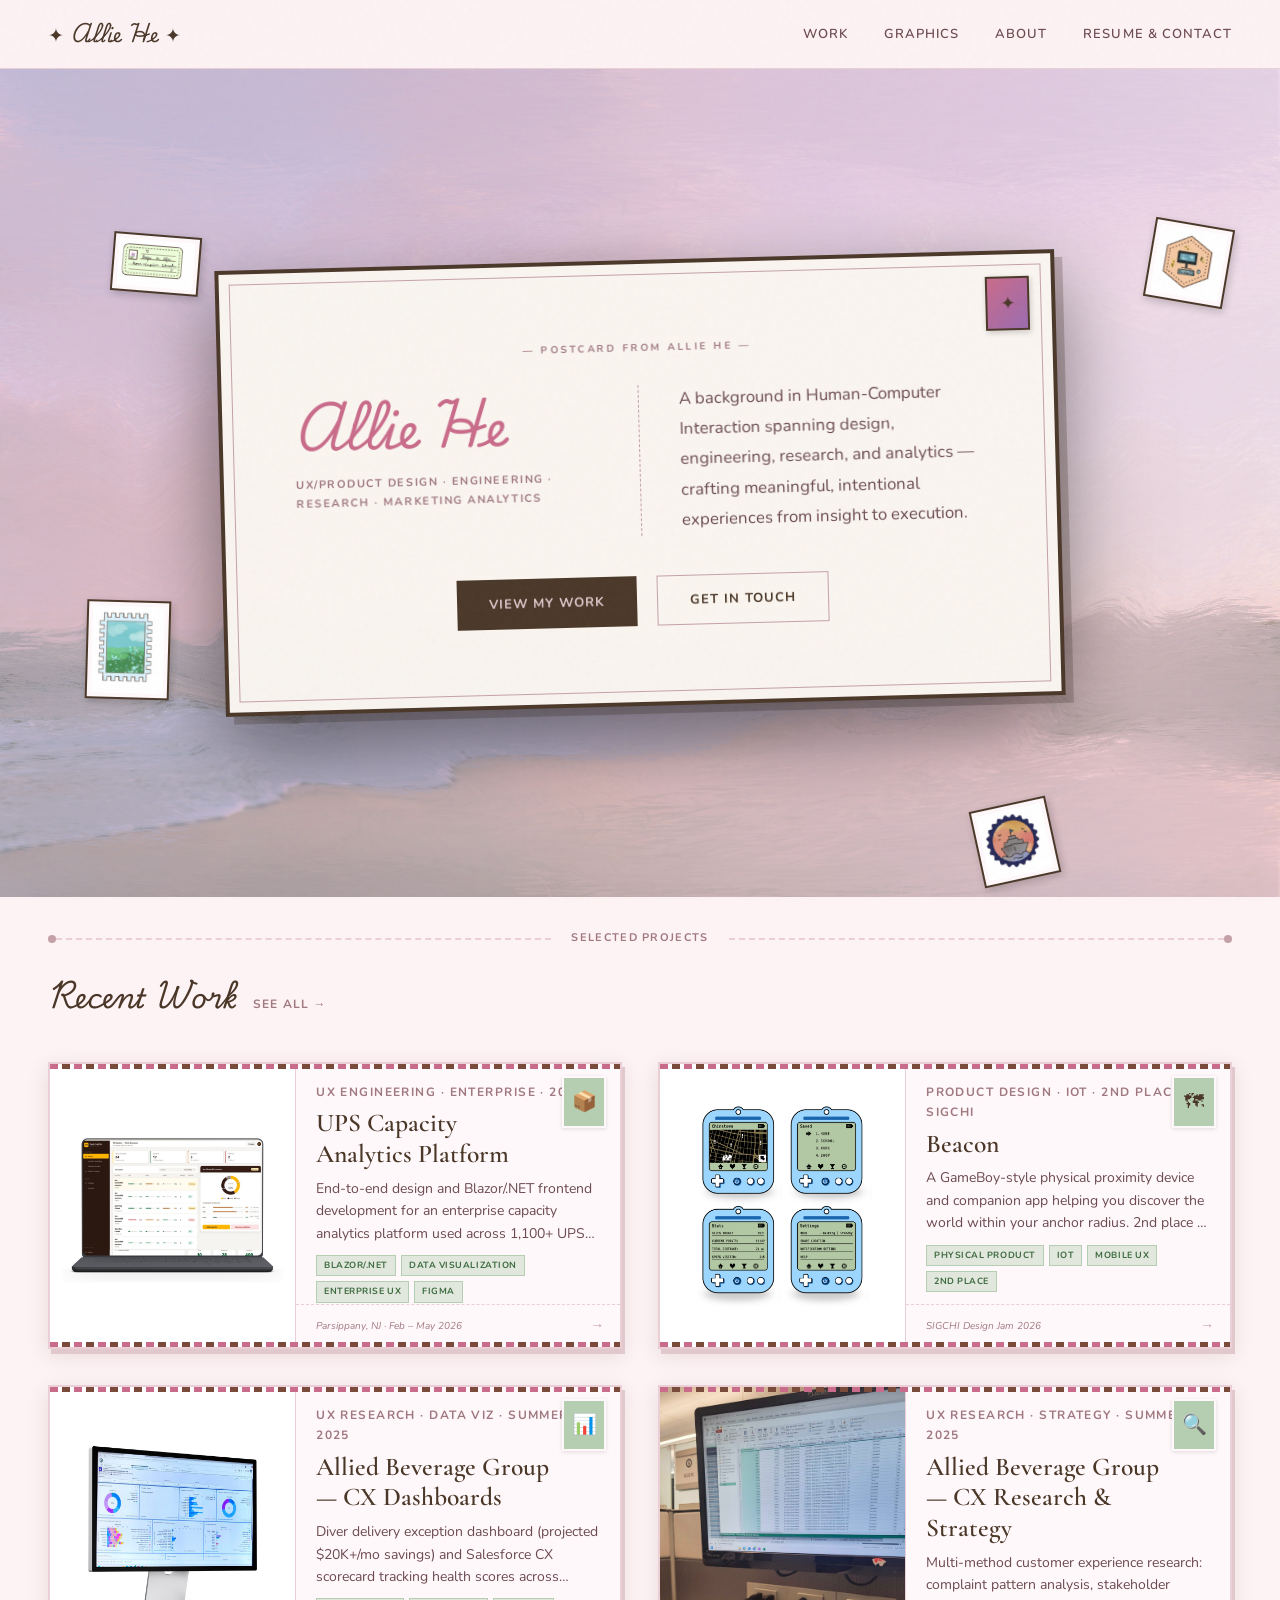
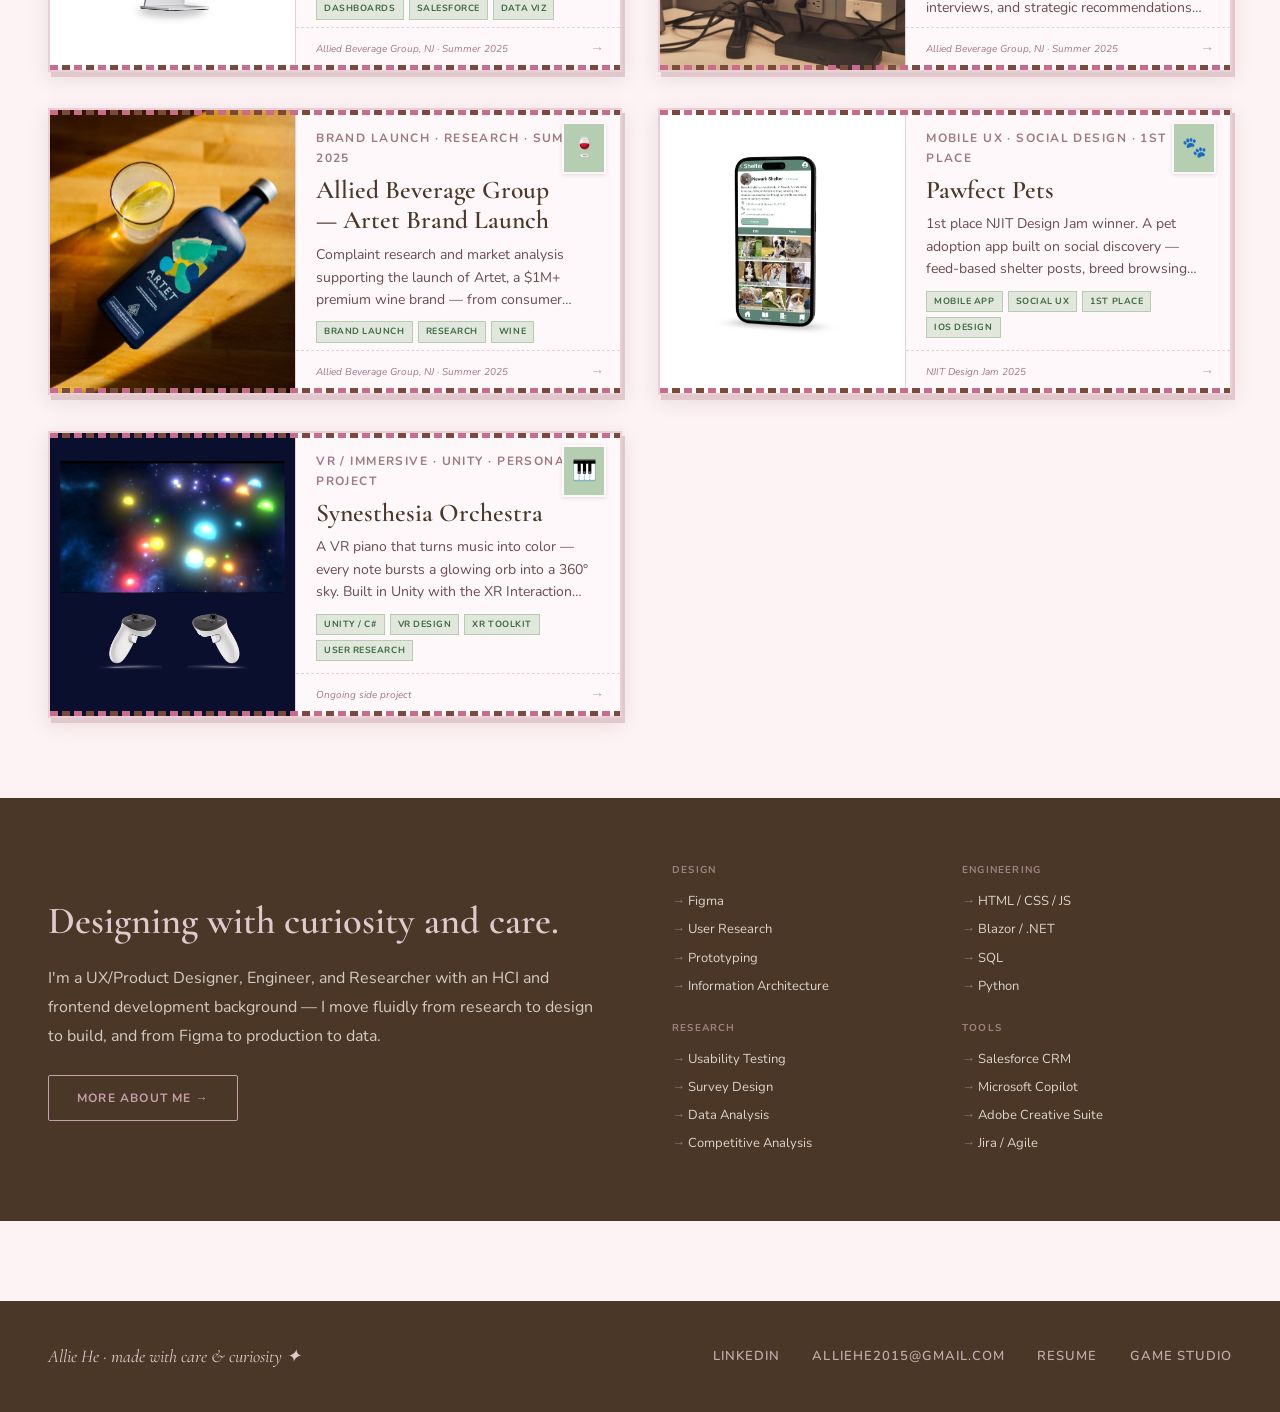
<file: index.html>
<!DOCTYPE html>
<html lang="en">
<head>
  <meta charset="UTF-8"/>
  <meta name="viewport" content="width=device-width, initial-scale=1.0"/>
  <title>Allie He — UX Designer & Engineer</title>
  <meta name="description" content="UX/Product Designer, Engineer, Researcher, and Analyst specializing in data-driven products, dashboards, and marketing analytics. Based in NJ, looking for full-time opportunities — open to remote, hybrid, or on-site roles (NYC/NJ/Southern California)."/>
  <link rel="preconnect" href="https://fonts.googleapis.com"/>
  <link rel="preconnect" href="https://fonts.gstatic.com" crossorigin/>
  <link href="https://fonts.googleapis.com/css2?family=Cormorant+Garamond:ital,wght@0,400;0,500;0,600;1,400;1,600&family=Nunito:wght@300;400;600;700&family=Dancing+Script:wght@700&family=Playwrite+CA:wght@100..400&display=swap" rel="stylesheet"/>
  <link rel="stylesheet" href="style.css"/>
  <style>
    /* ── HERO POSTCARD ── */
    .hero {
      min-height: 92vh;
      background-image: url('/img/beach-bg.png');
      background-size: cover;
      background-position: center;
      background-repeat: no-repeat;
      display: flex;
      align-items: center;
      justify-content: center;
      padding: 80px 48px;
      position: relative;
      overflow: hidden;
    }
    .hero::before {
      content: '';
      position: absolute; inset: 0;
      z-index: 0;
      background: rgba(250,246,240,0.45);
      pointer-events: none;
    }
    /* Postcard frame */
    .hero-postcard-frame {
      position: relative;
      z-index: 2;
      background: rgba(250,246,240,0.97);
      border: 4px solid var(--espresso);
      padding: 76px 72px;
      max-width: 840px;
      width: 100%;
      display: grid;
      grid-template-columns: 1fr 1fr;
      gap: 0;
      align-items: center;
      text-align: left;
      box-shadow: 0 32px 80px rgba(0,0,0,0.5), 8px 8px 0 rgba(74,55,40,0.25);
      animation: postcard-arrive 1s cubic-bezier(0.22,1,0.36,1) both,
                 postcard-float 5s ease-in-out 1.2s infinite;
    }
    .postcard-left {
      padding-right: 40px;
    }
    .postcard-right {
      padding-left: 40px;
      border-left: 1px dashed var(--camel);
    }
    .postcard-corner-stamp {
      position: absolute;
      top: 22px;
      right: 22px;
      z-index: 3;
    }
    /* Inner decorative frame line */
    .hero-postcard-frame::before {
      content: '';
      position: absolute; inset: 10px;
      border: 1px solid var(--camel);
      pointer-events: none;
    }

    @keyframes postcard-arrive {
      from { opacity: 0; transform: translateY(56px) rotate(-4deg); }
      to   { opacity: 1; transform: translateY(0)    rotate(-1.5deg); }
    }
    @keyframes postcard-float {
      0%, 100% { transform: translateY(0)    rotate(-1.5deg); }
      50%      { transform: translateY(-14px) rotate(-1.5deg); }
    }

    /* ── HOVER BUBBLES ── */
    .hero-bubble {
      position: fixed;
      border-radius: 50%;
      pointer-events: none;
      z-index: 9998;
      border: 1px solid rgba(255,255,255,0.4);
      animation: bubble-rise var(--dur, 1s) ease-out forwards;
    }
    @keyframes bubble-rise {
      0%   { transform: translate(0, 0) scale(1);   opacity: 0.75; }
      100% { transform: translate(var(--dx, 0px), -70px) scale(0.15); opacity: 0; }
    }

    /* ── PAPER PLANE CURSOR ── */
    body { cursor: none; }
    .plane-cursor {
      position: fixed;
      top: -100px; left: -100px;
      width: 38px; height: 38px;
      pointer-events: none;
      z-index: 10000;
      transform: translate(-50%, -50%) rotate(45deg);
      filter: drop-shadow(1px 2px 3px rgba(155,107,176,0.4));
    }
    .plane-cursor svg { display: block; width: 100%; height: 100%; }
    .cursor-trail-dash {
      position: fixed;
      top: 0; left: 0;
      width: 4px; height: 4px;
      border-radius: 50%;
      background: #c96b8a;
      pointer-events: none;
      z-index: 9999;
      transform: translate(-50%, -50%);
      animation: trail-fade 0.7s ease-out forwards;
    }
    @keyframes trail-fade {
      0%   { opacity: 0.75; transform: translate(-50%, -50%) scale(1); }
      100% { opacity: 0; transform: translate(-50%, -50%) scale(0.3); }
    }
    @media (pointer: coarse) {
      body { cursor: auto; }
      .plane-cursor { display: none; }
    }

    .hero-from {
      grid-column: 1 / -1;
      font-size: 10px; font-weight: 700;
      letter-spacing: 0.25em; text-transform: uppercase;
      color: var(--muted);
      text-align: center;
      margin-bottom: 28px;
    }
    .hero-eyebrow {
      font-size: 11px; font-weight: 700;
      letter-spacing: 0.14em; text-transform: uppercase;
      color: var(--muted);
      margin-bottom: 20px;
      display: flex; align-items: center; justify-content: flex-start;
      gap: 12px;
    }
    .hero h1 {
      font-family: "Playwrite CA", cursive;
      font-optical-sizing: auto;
      font-weight: 400;
      font-style: normal;
      font-size: clamp(1.9rem, 3.8vw, 3rem);
      color: #c96b8a;
      margin-bottom: 24px;
      line-height: 1.0;
    }
    .hero-desc {
      font-size: 1.05rem;
      color: var(--ink);
      margin: 0;
      line-height: 1.8;
    }
    .hero-cta {
      grid-column: 1 / -1;
      display: flex; gap: 20px;
      flex-wrap: nowrap; justify-content: center;
      margin-top: 40px;
    }
    .btn-primary {
      background: var(--espresso);
      color: var(--camel-light);
      padding: 14px 32px;
      font-family: 'Nunito', sans-serif;
      font-size: 13px; font-weight: 700;
      letter-spacing: 0.08em; text-transform: uppercase;
      text-decoration: none;
      border-radius: 0;
      transition: background 0.2s, transform 0.2s;
    }
    .btn-primary:hover { background: #5a4535; transform: translateY(-1px); }
    .btn-outline {
      border: 1.5px solid var(--camel);
      color: var(--espresso);
      padding: 13px 32px;
      font-family: 'Nunito', sans-serif;
      font-size: 13px; font-weight: 700;
      letter-spacing: 0.08em; text-transform: uppercase;
      text-decoration: none;
      border-radius: 0;
      transition: background 0.2s, transform 0.2s;
    }
    .btn-outline:hover { background: rgba(196,168,130,0.15); transform: translateY(-1px); }

    /* Bottom "stamp bar" on postcard */
    .hero-stamp-bar {
      margin-top: 32px; padding-top: 18px;
      border-top: 1px dashed var(--camel);
      display: flex; justify-content: space-between;
      align-items: center;
      font-size: 9px; letter-spacing: 0.12em;
      text-transform: uppercase; color: var(--muted);
    }
    .hero-mini-stamp {
      width: 44px; height: 54px;
      border: 2px solid var(--espresso);
      background: linear-gradient(135deg, #c96b8a, #9b6bb0);
      display: flex; align-items: center;
      justify-content: center; font-size: 18px;
      flex-shrink: 0;
      box-shadow: 1px 2px 6px rgba(0,0,0,0.2);
    }

    /* ── FLOATING STICKERS ── */
    .float-stamp {
      position: absolute;
      z-index: 3;
      pointer-events: none;
      user-select: none;
      background: var(--warm-white);
      border: 2px solid var(--espresso);
      padding: 4px;
      box-shadow: 2px 3px 8px rgba(0,0,0,0.2);
    }
    .float-stamp img { width: 100%; display: block; }
    .float-stamp { will-change: left, top, transform; }

    .stamp-s1 { width: 88px; top: 12%; left: 8%; }
    .stamp-s2 { width: 80px; top: 12%; left: 82%; }
    .stamp-s3 { width: 84px; top: 78%; left: 10%; }
    .stamp-s4 { width: 78px; top: 80%; left: 83%; }

    /* Dotted route line */
    .route-line {
      width: 100%; padding: 32px 48px;
      display: flex; align-items: center;
      gap: 0; overflow: hidden;
    }
    .route-dot { width: 8px; height: 8px; border-radius: 50%; background: var(--camel); flex-shrink: 0; }
    .route-dash { flex: 1; border-top: 2px dashed var(--linen); }
    .route-label {
      font-size: 11px; font-weight: 700;
      letter-spacing: 0.12em; text-transform: uppercase;
      color: var(--muted); padding: 0 20px; flex-shrink: 0;
    }

    /* ── PROJECTS GRID ── */
    .projects-section { padding: 0 48px 80px; }
    .section-header {
      display: flex; align-items: baseline;
      gap: 16px; margin-bottom: 48px;
    }
    .section-header h2 {
      font-family: "Playwrite CA", cursive;
      font-optical-sizing: auto;
      font-weight: 400;
      font-style: normal;
      font-size: 1.7rem;
    }
    .section-header a {
      font-size: 12px; font-weight: 700;
      letter-spacing: 0.1em; text-transform: uppercase;
      color: var(--muted); text-decoration: none;
      transition: color 0.2s;
    }
    .section-header a:hover { color: var(--espresso); }
    .projects-grid {
      display: grid;
      grid-template-columns: 1fr 1fr;
      gap: 36px;
    }
    /* ── PROJECT CARD (same component as ux.html) ── */
    .project-card {
      background: var(--warm-white);
      border: 2px solid var(--linen);
      border-radius: 0;
      overflow: hidden;
      display: flex;
      flex-direction: row;
      aspect-ratio: 3 / 1.5;
      box-shadow: 3px 5px 0 var(--camel-light), 0 6px 20px rgba(74,55,40,0.12);
      text-decoration: none; color: inherit;
      position: relative;
      transition: transform 0.45s cubic-bezier(0.22,1,0.36,1), box-shadow 0.4s ease;
      will-change: transform;
    }
    /* Airmail stripes */
    .project-card::before,
    .project-card::after {
      content: '';
      position: absolute; left: 0; right: 0; height: 5px; z-index: 2;
      background: repeating-linear-gradient(
        90deg,
        #c96b8a 0, #c96b8a 8px,
        transparent 8px, transparent 12px,
        #7a4a3a 12px, #7a4a3a 20px,
        transparent 20px, transparent 24px
      );
    }
    .project-card::before { top: 0; }
    .project-card::after  { bottom: 0; }

    .project-card-img {
      flex: 0 0 43%;
      width: 43%;
      max-width: 43%;
      height: 100%;
      object-fit: cover;
      object-position: center;
      display: block;
    }
    .project-card-right {
      flex: 1;
      min-width: 0;
      display: flex;
      flex-direction: column;
      border-left: 1px solid var(--linen);
      overflow: hidden;
    }
    .project-card-body {
      flex: 1; padding: 18px 16px 12px 20px;
      position: relative; overflow: hidden;
    }
    .project-card-stamp {
      position: absolute; top: 12px; right: 14px;
      width: 44px; height: 52px;
      background: var(--sage);
      border: 2px solid var(--warm-white);
      box-shadow: 0 1px 4px rgba(0,0,0,0.12);
      display: flex; align-items: center; justify-content: center;
      font-size: 20px; border-radius: 0;
    }
    .project-card-type {
      font-size: 12px; font-weight: 700; letter-spacing: 0.12em;
      text-transform: uppercase; color: var(--muted); margin-bottom: 6px;
    }
    .project-card-title {
      font-family: 'Cormorant Garamond', serif; font-size: 1.6rem;
      font-weight: 600; color: var(--espresso); margin-bottom: 8px;
      line-height: 1.2; padding-right: 52px;
    }
    .project-card-desc {
      font-size: 14px; color: var(--ink); line-height: 1.6;
      margin-bottom: 10px;
      display: -webkit-box;
      -webkit-line-clamp: 3;
      -webkit-box-orient: vertical;
      overflow: hidden;
    }
    .project-card-tags { display: flex; flex-wrap: wrap; gap: 5px; }
    .project-card-tag {
      font-size: 9px; font-weight: 700; letter-spacing: 0.06em;
      text-transform: uppercase; color: var(--sage-deep);
      background: rgba(181,205,176,0.4); border: 1px solid var(--sage);
      padding: 2px 7px; border-radius: 0;
    }
    .project-card-footer {
      padding: 9px 16px 9px 20px;
      border-top: 1px dashed var(--linen);
      font-size: 10px; color: var(--muted); font-style: italic;
      display: flex; justify-content: space-between; align-items: center;
      flex-shrink: 0;
    }
    .project-card-arrow { font-size: 14px; color: var(--camel); }

    /* Alternating default tilts */
    .projects-grid > div:nth-child(1) .project-card { transform: rotate(-1.5deg); }
    .projects-grid > div:nth-child(2) .project-card { transform: rotate(1.8deg); }
    .projects-grid > div:nth-child(3) .project-card { transform: rotate(-2deg); }
    .projects-grid > div:nth-child(4) .project-card { transform: rotate(1.4deg); }
    .projects-grid > div:nth-child(5) .project-card { transform: rotate(-1.2deg); }
    .projects-grid > div:nth-child(6) .project-card { transform: rotate(1.6deg); }
    .projects-grid > div:nth-child(7) .project-card { transform: rotate(-1.8deg); }

    /* Hover: tilt back to straight */
    .projects-grid .project-card:hover {
      transform: rotate(0deg) translateY(-6px) !important;
      box-shadow: 0 24px 52px rgba(74,55,40,0.22), 4px 6px 0 var(--camel-light);
    }

    /* ── ABOUT STRIP ── */
    .about-strip {
      background: var(--espresso); padding: 64px 48px;
      display: grid; grid-template-columns: 1fr 1fr;
      gap: 64px; align-items: center;
    }
    .about-strip h2 { color: var(--camel-light); font-size: 2.4rem; margin-bottom: 20px; }
    .about-strip p  { color: rgba(255,253,248,0.75); line-height: 1.8; margin-bottom: 16px; }
    .about-strip .btn-camel {
      display: inline-block;
      border: 1.5px solid var(--camel); color: var(--camel);
      padding: 12px 28px; font-size: 12px; font-weight: 700;
      letter-spacing: 0.1em; text-transform: uppercase;
      text-decoration: none; border-radius: 2px;
      transition: background 0.2s; margin-top: 8px;
    }
    .about-strip .btn-camel:hover { background: rgba(196,168,130,0.15); }
    .about-skills { display: grid; grid-template-columns: 1fr 1fr; gap: 20px; }
    .skill-group label {
      display: block; font-size: 10px; font-weight: 700;
      letter-spacing: 0.12em; text-transform: uppercase;
      color: var(--camel); opacity: 0.7; margin-bottom: 8px;
    }
    .skill-group ul { list-style: none; padding: 0; }
    .skill-group li { color: rgba(255,253,248,0.8); font-size: 13px; padding: 3px 0; }
    .skill-group li::before { content: '→ '; color: var(--camel); opacity: 0.6; }

    @media (max-width: 900px) {
      .hero { padding: 40px 20px; min-height: auto; }
      .hero-postcard-frame { padding: 36px 28px 28px; grid-template-columns: 1fr; }
      .postcard-left { padding-right: 0; margin-bottom: 32px; }
      .postcard-right { padding-left: 0; padding-top: 32px; border-left: none; border-top: 1px dashed var(--camel); }
      .postcard-corner-stamp { top: 14px; right: 14px; }
      .hero-cta { flex-wrap: wrap; margin-top: 32px; }
      .float-stamp { display: none; }

      .projects-section { padding: 0 20px 60px; }
      .route-line { padding: 24px 20px; }
      .route-label { padding: 0 12px; font-size: 10px; }
      .projects-grid { grid-template-columns: 1fr; }
      .project-card { flex-direction: column; aspect-ratio: auto; }
      .project-card-img { flex: 0 0 200px; width: 100%; height: 200px; }
      .about-strip { grid-template-columns: 1fr; padding: 48px 20px; gap: 40px; }
      .about-skills { grid-template-columns: 1fr 1fr; gap: 16px; }
    }

    @media (max-width: 420px) {
      .hero-postcard-frame { padding: 28px 20px 20px; }
      .hero h1 { font-size: clamp(1.7rem, 9vw, 2.2rem); }
      .hero-cta { gap: 12px; }
      .btn-primary, .btn-outline { padding: 12px 20px; font-size: 12px; }
      .about-skills { grid-template-columns: 1fr; }
    }
  </style>
</head>
<body>

<!-- NAV -->
<script src="nav.js"></script>

<!-- HERO -->
<section class="hero">

  <!-- Floating stickers -->
  <div class="float-stamp stamp-s1"><img src="img/sticker-1.png" alt=""></div>
  <div class="float-stamp stamp-s2"><img src="img/sticker-2.png" alt=""></div>
  <div class="float-stamp stamp-s3"><img src="img/sticker-3.png" alt=""></div>
  <div class="float-stamp stamp-s4"><img src="img/sticker-4.png" alt=""></div>

  <!-- Postcard frame -->
  <div class="hero-postcard-frame">
    <div class="hero-mini-stamp postcard-corner-stamp">✦</div>
    <p class="hero-from">— Postcard from Allie He —</p>
    <div class="postcard-left">
      <h1>Allie He</h1>
      <p class="hero-eyebrow">UX/Product Design · Engineering · Research · Marketing Analytics</p>
    </div>
    <div class="postcard-right">
      <p class="hero-desc">
        A background in Human-Computer Interaction spanning design, engineering, research, and analytics — crafting meaningful, intentional experiences from insight to execution.
      </p>
    </div>
    <div class="hero-cta">
      <a href="ux.html" class="btn-primary">View My Work</a>
      <a href="contact.html" class="btn-outline">Get In Touch</a>
    </div>
  </div>

</section>

<!-- ROUTE DIVIDER -->
<div class="route-line">
  <div class="route-dot"></div>
  <div class="route-dash"></div>
  <span class="route-label">Selected Projects</span>
  <div class="route-dash"></div>
  <div class="route-dot"></div>
</div>

<!-- PROJECTS -->
<section class="projects-section">
  <div class="section-header">
    <h2>Recent Work</h2>
    <a href="ux.html">See all →</a>
  </div>

  <div class="projects-grid">

    <!-- UPS -->
    <a href="ups.html" class="project-card">
      <img src="img/ups_cover.png" alt="UPS Capacity Analytics" class="project-card-img"/>
      <div class="project-card-right">
        <div class="project-card-body">
          <div class="project-card-stamp">📦</div>
          <p class="project-card-type">UX Engineering · Enterprise · 2026</p>
          <h3 class="project-card-title">UPS Capacity Analytics Platform</h3>
          <p class="project-card-desc">End-to-end design and Blazor/.NET frontend development for an enterprise capacity analytics platform used across 1,100+ UPS sites. Full Agile/Scrum production environment, 5 sprints, 3 analytical modes.</p>
          <div class="project-card-tags">
            <span class="project-card-tag">Blazor/.NET</span>
            <span class="project-card-tag">Data Visualization</span>
            <span class="project-card-tag">Enterprise UX</span>
            <span class="project-card-tag">Figma</span>
          </div>
        </div>
        <div class="project-card-footer">
          <span>Parsippany, NJ · Feb – May 2026</span>
          <span class="project-card-arrow">→</span>
        </div>
      </div>
    </a>

    <!-- Beacon -->
    <a href="beacon.html" class="project-card">
      <img src="img/beacon_cover.png" alt="Beacon" class="project-card-img"/>
      <div class="project-card-right">
        <div class="project-card-body">
          <div class="project-card-stamp">🗺</div>
          <p class="project-card-type">Product Design · IoT · 2nd Place SIGCHI</p>
          <h3 class="project-card-title">Beacon</h3>
          <p class="project-card-desc">A GameBoy-style physical proximity device and companion app helping you discover the world within your anchor radius. 2nd place at international SIGCHI Design Jam against 750+ participants.</p>
          <div class="project-card-tags">
            <span class="project-card-tag">Physical Product</span>
            <span class="project-card-tag">IoT</span>
            <span class="project-card-tag">Mobile UX</span>
            <span class="project-card-tag">2nd Place</span>
          </div>
        </div>
        <div class="project-card-footer">
          <span>SIGCHI Design Jam 2026</span>
          <span class="project-card-arrow">→</span>
        </div>
      </div>
    </a>

    <!-- ABG CX Dashboards -->
    <a href="abg.html" class="project-card">
      <img src="img/cx_dashboard_cover.png" alt="ABG CX Dashboards" class="project-card-img"/>
      <div class="project-card-right">
        <div class="project-card-body">
          <div class="project-card-stamp">📊</div>
          <p class="project-card-type">UX Research · Data Viz · Summer 2025</p>
          <h3 class="project-card-title">Allied Beverage Group — CX Dashboards</h3>
          <p class="project-card-desc">Diver delivery exception dashboard (projected $20K+/mo savings) and Salesforce CX scorecard tracking health scores across 1,000+ wholesale accounts.</p>
          <div class="project-card-tags">
            <span class="project-card-tag">Dashboards</span>
            <span class="project-card-tag">Salesforce</span>
            <span class="project-card-tag">Data Viz</span>
          </div>
        </div>
        <div class="project-card-footer">
          <span>Allied Beverage Group, NJ · Summer 2025</span>
          <span class="project-card-arrow">→</span>
        </div>
      </div>
    </a>

    <!-- ABG CX Research & Strategy -->
    <a href="abg-research.html" class="project-card">
      <img src="img/cx_reserach_cover.jpg" alt="ABG CX Research & Strategy" class="project-card-img"/>
      <div class="project-card-right">
        <div class="project-card-body">
          <div class="project-card-stamp">🔍</div>
          <p class="project-card-type">UX Research · Strategy · Summer 2025</p>
          <h3 class="project-card-title">Allied Beverage Group — CX Research & Strategy</h3>
          <p class="project-card-desc">Multi-method customer experience research: complaint pattern analysis, stakeholder interviews, and strategic recommendations shaping ABG's CX roadmap.</p>
          <div class="project-card-tags">
            <span class="project-card-tag">UX Research</span>
            <span class="project-card-tag">Strategy</span>
            <span class="project-card-tag">Analysis</span>
          </div>
        </div>
        <div class="project-card-footer">
          <span>Allied Beverage Group, NJ · Summer 2025</span>
          <span class="project-card-arrow">→</span>
        </div>
      </div>
    </a>

    <!-- ABG Artet Brand Launch -->
    <a href="abg-artet.html" class="project-card">
      <img src="img/artet_cover.jpg" alt="ABG Artet Brand Launch" class="project-card-img"/>
      <div class="project-card-right">
        <div class="project-card-body">
          <div class="project-card-stamp">🍷</div>
          <p class="project-card-type">Brand Launch · Research · Summer 2025</p>
          <h3 class="project-card-title">Allied Beverage Group — Artet Brand Launch</h3>
          <p class="project-card-desc">Complaint research and market analysis supporting the launch of Artet, a $1M+ premium wine brand — from consumer sentiment to launch strategy.</p>
          <div class="project-card-tags">
            <span class="project-card-tag">Brand Launch</span>
            <span class="project-card-tag">Research</span>
            <span class="project-card-tag">Wine</span>
          </div>
        </div>
        <div class="project-card-footer">
          <span>Allied Beverage Group, NJ · Summer 2025</span>
          <span class="project-card-arrow">→</span>
        </div>
      </div>
    </a>

    <!-- Pawfect -->
    <a href="pawfect.html" class="project-card">
      <img src="img/pawfect_pet_cover.png" alt="Pawfect Pets" class="project-card-img"/>
      <div class="project-card-right">
        <div class="project-card-body">
          <div class="project-card-stamp">🐾</div>
          <p class="project-card-type">Mobile UX · Social Design · 1st Place</p>
          <h3 class="project-card-title">Pawfect Pets</h3>
          <p class="project-card-desc">1st place NJIT Design Jam winner. A pet adoption app built on social discovery — feed-based shelter posts, breed browsing with local match-finding, and preference-aware profiles.</p>
          <div class="project-card-tags">
            <span class="project-card-tag">Mobile App</span>
            <span class="project-card-tag">Social UX</span>
            <span class="project-card-tag">1st Place</span>
            <span class="project-card-tag">iOS Design</span>
          </div>
        </div>
        <div class="project-card-footer">
          <span>NJIT Design Jam 2025</span>
          <span class="project-card-arrow">→</span>
        </div>
      </div>
    </a>

    <!-- Savor — hidden while being reworked, do not delete
    <a href="savor.html" class="project-card">
      <img src="img/savor-3.jpg" alt="Savor / Cookin' Cubby" class="project-card-img"/>
      <div class="project-card-right">
        <div class="project-card-body">
          <div class="project-card-stamp">🍳</div>
          <p class="project-card-type">Product Design · UX Research · Mobile</p>
          <h3 class="project-card-title">Savor / Cookin' Cubby</h3>
          <p class="project-card-desc">Sustainable recipe app for college students. Led design research (37 survey responses) that reframed the product from "food waste" to "money waste." Includes AI chatbot Chef Cubby.</p>
          <div class="project-card-tags">
            <span class="project-card-tag">User Research</span>
            <span class="project-card-tag">AI Integration</span>
            <span class="project-card-tag">Mobile App</span>
            <span class="project-card-tag">Design Lead</span>
          </div>
        </div>
        <div class="project-card-footer">
          <span>NJIT Senior Studio · 2025</span>
          <span class="project-card-arrow">→</span>
        </div>
      </div>
    </a>
    -->

    <!-- Synesthesia Orchestra -->
    <a href="synesthesia.html" class="project-card">
      <img src="img/vr_cover.png" alt="Synesthesia Orchestra" class="project-card-img"/>
      <div class="project-card-right">
        <div class="project-card-body">
          <div class="project-card-stamp">🎹</div>
          <p class="project-card-type">VR / Immersive · Unity · Personal Project</p>
          <h3 class="project-card-title">Synesthesia Orchestra</h3>
          <p class="project-card-desc">A VR piano that turns music into color — every note bursts a glowing orb into a 360° sky. Built in Unity with the XR Interaction Toolkit for Quest 2, with a small user study driving the roadmap.</p>
          <div class="project-card-tags">
            <span class="project-card-tag">Unity / C#</span>
            <span class="project-card-tag">VR Design</span>
            <span class="project-card-tag">XR Toolkit</span>
            <span class="project-card-tag">User Research</span>
          </div>
        </div>
        <div class="project-card-footer">
          <span>Ongoing side project</span>
          <span class="project-card-arrow">→</span>
        </div>
      </div>
    </a>

  </div>
</section>

<!-- ABOUT STRIP -->
<div class="about-strip">
  <div>
    <h2>Designing with curiosity and care.</h2>
    <p>I'm a UX/Product Designer, Engineer, and Researcher with an HCI and frontend development background — I move fluidly from research to design to build, and from Figma to production to data.</p>
    <a href="about.html" class="btn-camel">More About Me →</a>
  </div>
  <div class="about-skills">
    <div class="skill-group">
      <label>Design</label>
      <ul>
        <li>Figma</li>
        <li>User Research</li>
        <li>Prototyping</li>
        <li>Information Architecture</li>
      </ul>
    </div>
    <div class="skill-group">
      <label>Engineering</label>
      <ul>
        <li>HTML / CSS / JS</li>
        <li>Blazor / .NET</li>
        <li>SQL</li>
        <li>Python</li>
      </ul>
    </div>
    <div class="skill-group">
      <label>Research</label>
      <ul>
        <li>Usability Testing</li>
        <li>Survey Design</li>
        <li>Data Analysis</li>
        <li>Competitive Analysis</li>
      </ul>
    </div>
    <div class="skill-group">
      <label>Tools</label>
      <ul>
        <li>Salesforce CRM</li>
        <li>Microsoft Copilot</li>
        <li>Adobe Creative Suite</li>
        <li>Jira / Agile</li>
      </ul>
    </div>
  </div>
</div>

<!-- FOOTER -->
<footer class="footer">
  <div class="footer-left">Allie He · made with care &amp; curiosity ✦</div>
  <div class="footer-links">
    <a href="https://www.linkedin.com/in/allie-he-yijia/" target="_blank">LinkedIn</a>
    <a href="mailto:alliehe2015@gmail.com">alliehe2015@gmail.com</a>
    <a href="files/allie-he-resume.pdf" target="_blank">Resume</a>
    <a href="https://pufffish.itch.io" target="_blank">Game Studio</a>
  </div>
</footer>

<script>
  const card = document.querySelector('.hero-postcard-frame');
  const colors = [
    'rgba(201,107,138,0.35)',
    'rgba(196,168,130,0.45)',
    'rgba(181,205,176,0.45)',
    'rgba(224,200,204,0.55)',
    'rgba(255,210,220,0.4)',
  ];
  function spawnBubble() {
    const rect = card.getBoundingClientRect();
    const bubble = document.createElement('div');
    bubble.className = 'hero-bubble';

    const side = Math.floor(Math.random() * 4);
    let x, y;
    const pad = 20;
    if (side === 0)      { x = rect.left + Math.random() * rect.width;  y = rect.top    + pad; }
    else if (side === 1) { x = rect.right - pad;                          y = rect.top    + Math.random() * rect.height; }
    else if (side === 2) { x = rect.left + Math.random() * rect.width;  y = rect.bottom - pad; }
    else                 { x = rect.left + pad;                           y = rect.top    + Math.random() * rect.height; }

    const size = 7 + Math.random() * 16;
    const dx   = (Math.random() - 0.5) * 50;
    const dur  = 0.7 + Math.random() * 0.7;

    Object.assign(bubble.style, {
      left:       x - size / 2 + 'px',
      top:        y - size / 2 + 'px',
      width:      size + 'px',
      height:     size + 'px',
      background: colors[Math.floor(Math.random() * colors.length)],
      '--dx':     dx + 'px',
      '--dur':    dur + 's',
    });

    document.body.appendChild(bubble);
    bubble.addEventListener('animationend', () => bubble.remove());
  }

  function spawnBurst() {
    const count = 12 + Math.floor(Math.random() * 10);
    for (let i = 0; i < count; i++) {
      setTimeout(spawnBubble, i * 60);
    }
  }

  spawnBurst();
  setInterval(spawnBurst, 1800);

  /* ── PAPER PLANE CURSOR + DASHED TRAIL ── */
  const isFinePointer = window.matchMedia('(pointer: fine)').matches;
  let mouseX = -9999, mouseY = -9999;

  if (isFinePointer) {
    const plane = document.createElement('div');
    plane.className = 'plane-cursor';
    plane.innerHTML = `
      <svg viewBox="0 0 24 24">
        <path d="M2 12 L22 4 L14 12 L22 20 Z" fill="#9b6bb0" stroke="#c96b8a" stroke-width="0.6" stroke-linejoin="round"/>
        <path d="M2 12 L14 12 L22 20 Z" fill="#c96b8a" opacity="0.85"/>
      </svg>`;
    document.body.appendChild(plane);

    let lastX = null, lastY = null, lastTrailTime = 0, lastAngle = 0;

    window.addEventListener('mousemove', (e) => {
      mouseX = e.clientX;
      mouseY = e.clientY;

      plane.style.left = e.clientX + 'px';
      plane.style.top = e.clientY + 'px';

      if (lastX !== null) {
        const dx = e.clientX - lastX, dy = e.clientY - lastY;
        if (Math.hypot(dx, dy) > 2) {
          lastAngle = Math.atan2(dy, dx) * 180 / Math.PI;
        }
      }
      // keep the plane pointing at a fixed angle like a normal cursor (no spin)
      plane.style.transform = `translate(-50%, -50%) rotate(45deg)`;
      lastX = e.clientX; lastY = e.clientY;

      const now = performance.now();
      if (now - lastTrailTime > 45) {
        lastTrailTime = now;
        const dash = document.createElement('div');
        dash.className = 'cursor-trail-dash';
        dash.style.left = e.clientX + 'px';
        dash.style.top = e.clientY + 'px';
        dash.style.setProperty('--ang', lastAngle + 'deg');
        document.body.appendChild(dash);
        dash.addEventListener('animationend', () => dash.remove());
      }
    });
  }

  /* ── FLOATING STAMPS: wander around the banner, avoid the cursor and the postcard ── */
  if (isFinePointer) {
    const heroEl = document.querySelector('.hero');
    const stampEls = Array.from(document.querySelectorAll('.float-stamp'));

    const stamps = stampEls.map((el, i) => ({
      el,
      size: el.offsetWidth || 100,
      fracX: [0.14, 0.86, 0.16, 0.85][i],
      fracY: [0.20, 0.20, 0.80, 0.82][i],
      ampX: 90 + i * 12,
      ampY: 70 + i * 10,
      freqX: 0.00016 + i * 0.00004,
      freqY: 0.00021 + i * 0.00003,
      phaseX: i * 1.7,
      phaseY: i * 2.3,
      rotAmp: 8 + i * 2,
      rotFreq: 0.0003 + i * 0.00005,
      rotPhase: i * 1.1,
    }));

    const REPEL_RADIUS = 150;
    const REPEL_STRENGTH = 110;

    function keepOutsideRect(x, y, rect, margin) {
      const left = rect.left - margin, right = rect.right + margin;
      const top = rect.top - margin, bottom = rect.bottom + margin;
      if (x > left && x < right && y > top && y < bottom) {
        const dLeft = x - left, dRight = right - x, dTop = y - top, dBottom = bottom - y;
        const minD = Math.min(dLeft, dRight, dTop, dBottom);
        if (minD === dLeft) x = left;
        else if (minD === dRight) x = right;
        else if (minD === dTop) y = top;
        else y = bottom;
      }
      return { x, y };
    }

    function animateStamps(t) {
      const heroRect = heroEl.getBoundingClientRect();
      const cardRect = card.getBoundingClientRect();

      stamps.forEach((s) => {
        const baseX = heroRect.width * s.fracX;
        const baseY = heroRect.height * s.fracY;

        let x = baseX + Math.sin(t * s.freqX + s.phaseX) * s.ampX;
        let y = baseY + Math.sin(t * s.freqY + s.phaseY) * s.ampY;

        // convert to viewport coords to compare against the mouse
        let vx = heroRect.left + x, vy = heroRect.top + y;
        const dx = vx - mouseX, dy = vy - mouseY;
        const dist = Math.hypot(dx, dy);
        if (dist < REPEL_RADIUS) {
          const force = (REPEL_RADIUS - dist) / REPEL_RADIUS;
          const ux = dist > 0.01 ? dx / dist : 1;
          const uy = dist > 0.01 ? dy / dist : 0;
          vx += ux * force * REPEL_STRENGTH;
          vy += uy * force * REPEL_STRENGTH;
        }

        const half = s.size / 2;
        const clamped = keepOutsideRect(vx, vy, cardRect, half + 14);
        vx = clamped.x; vy = clamped.y;

        vx = Math.max(heroRect.left + half, Math.min(heroRect.right - half, vx));
        vy = Math.max(heroRect.top + half, Math.min(heroRect.bottom - half, vy));

        const rot = Math.sin(t * s.rotFreq + s.rotPhase) * s.rotAmp;

        s.el.style.left = (vx - heroRect.left) + 'px';
        s.el.style.top = (vy - heroRect.top) + 'px';
        s.el.style.transform = `translate(-50%, -50%) rotate(${rot}deg)`;
      });

      requestAnimationFrame(animateStamps);
    }

    requestAnimationFrame(animateStamps);
  }
</script>
</body>
</html>
</file>
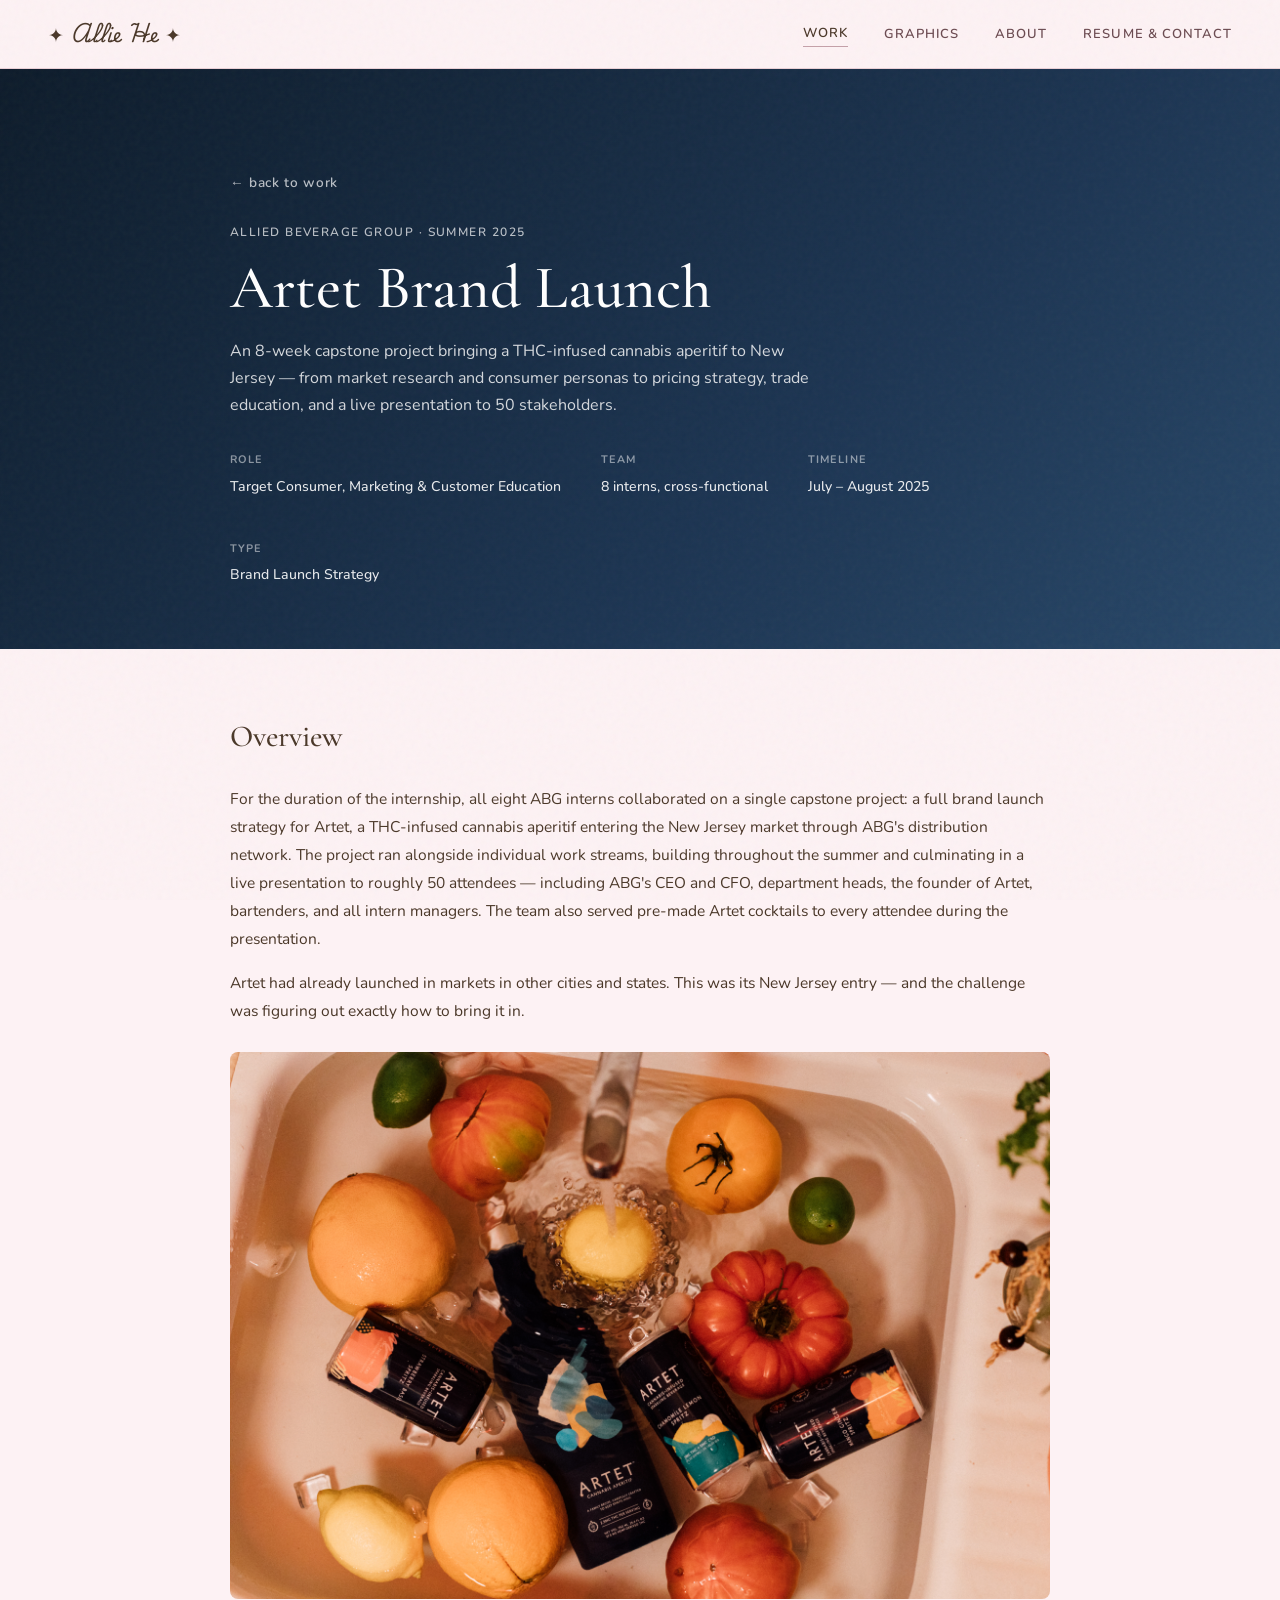
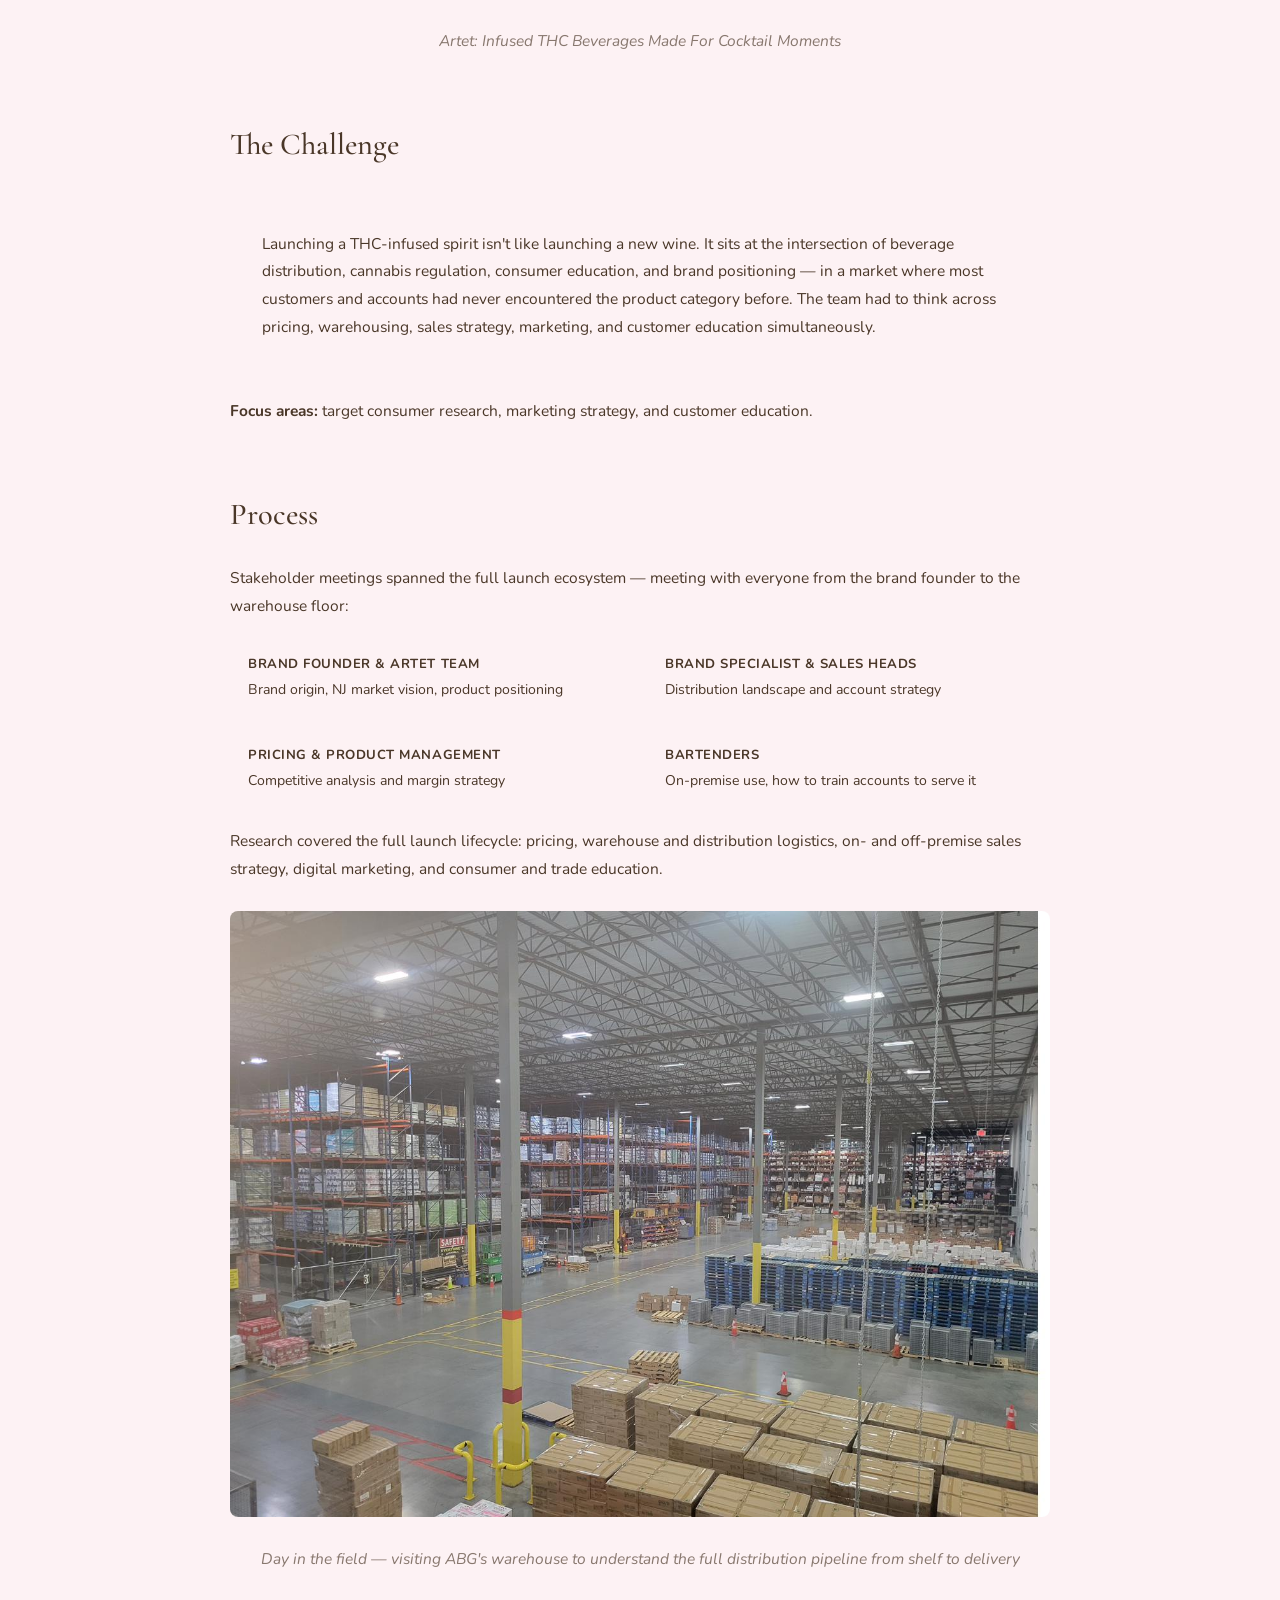
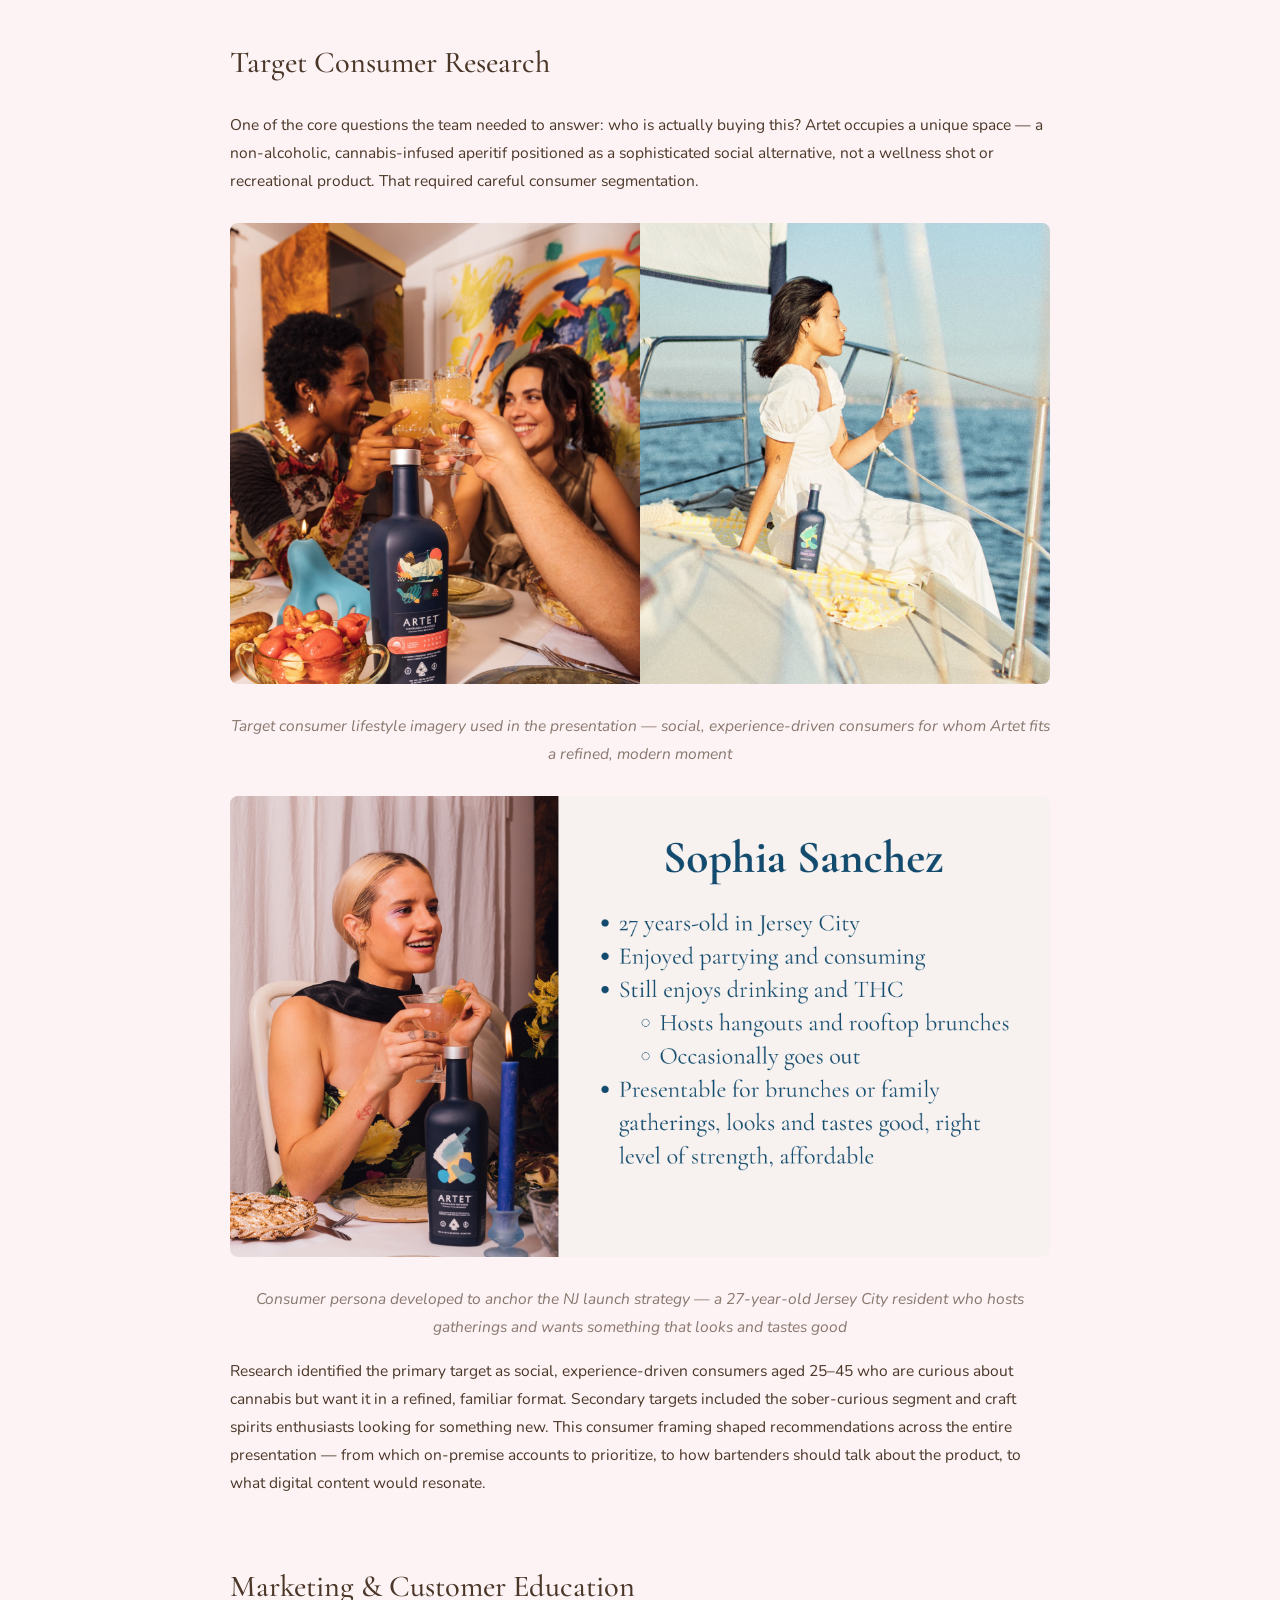
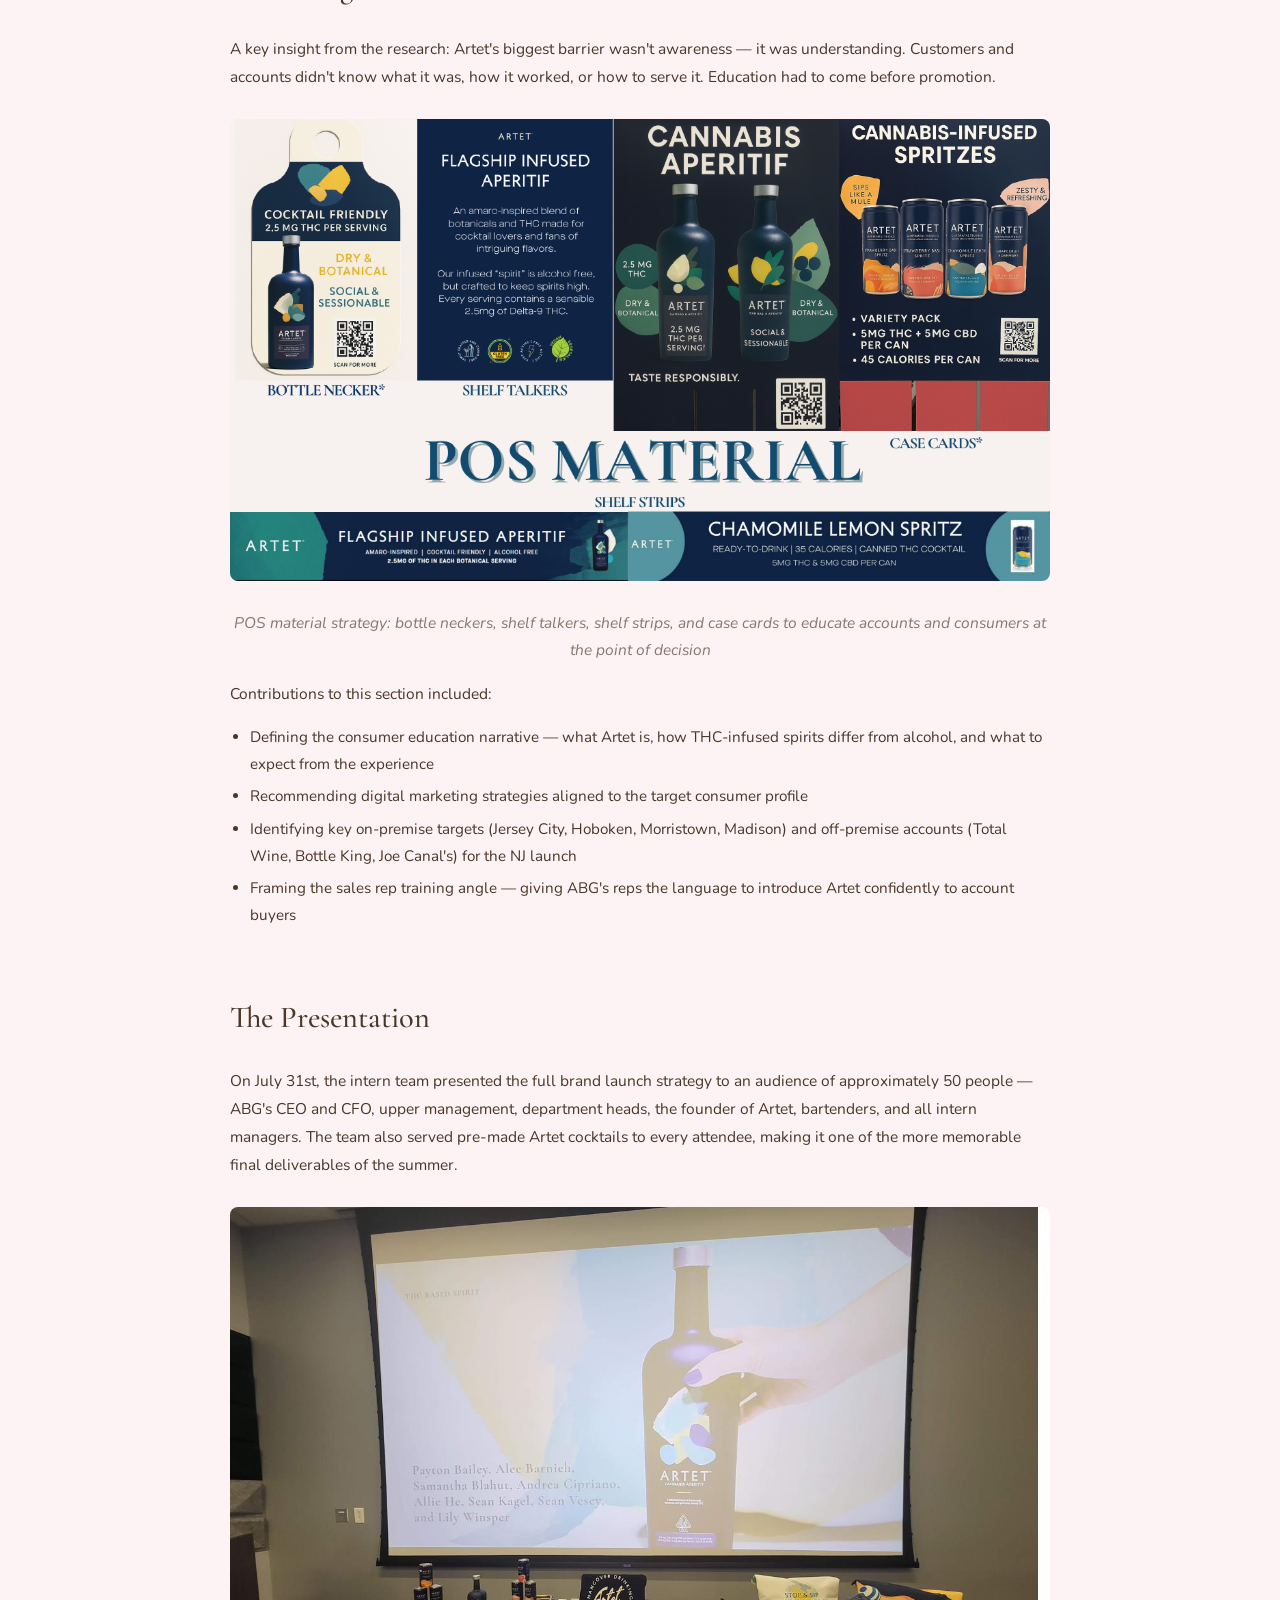
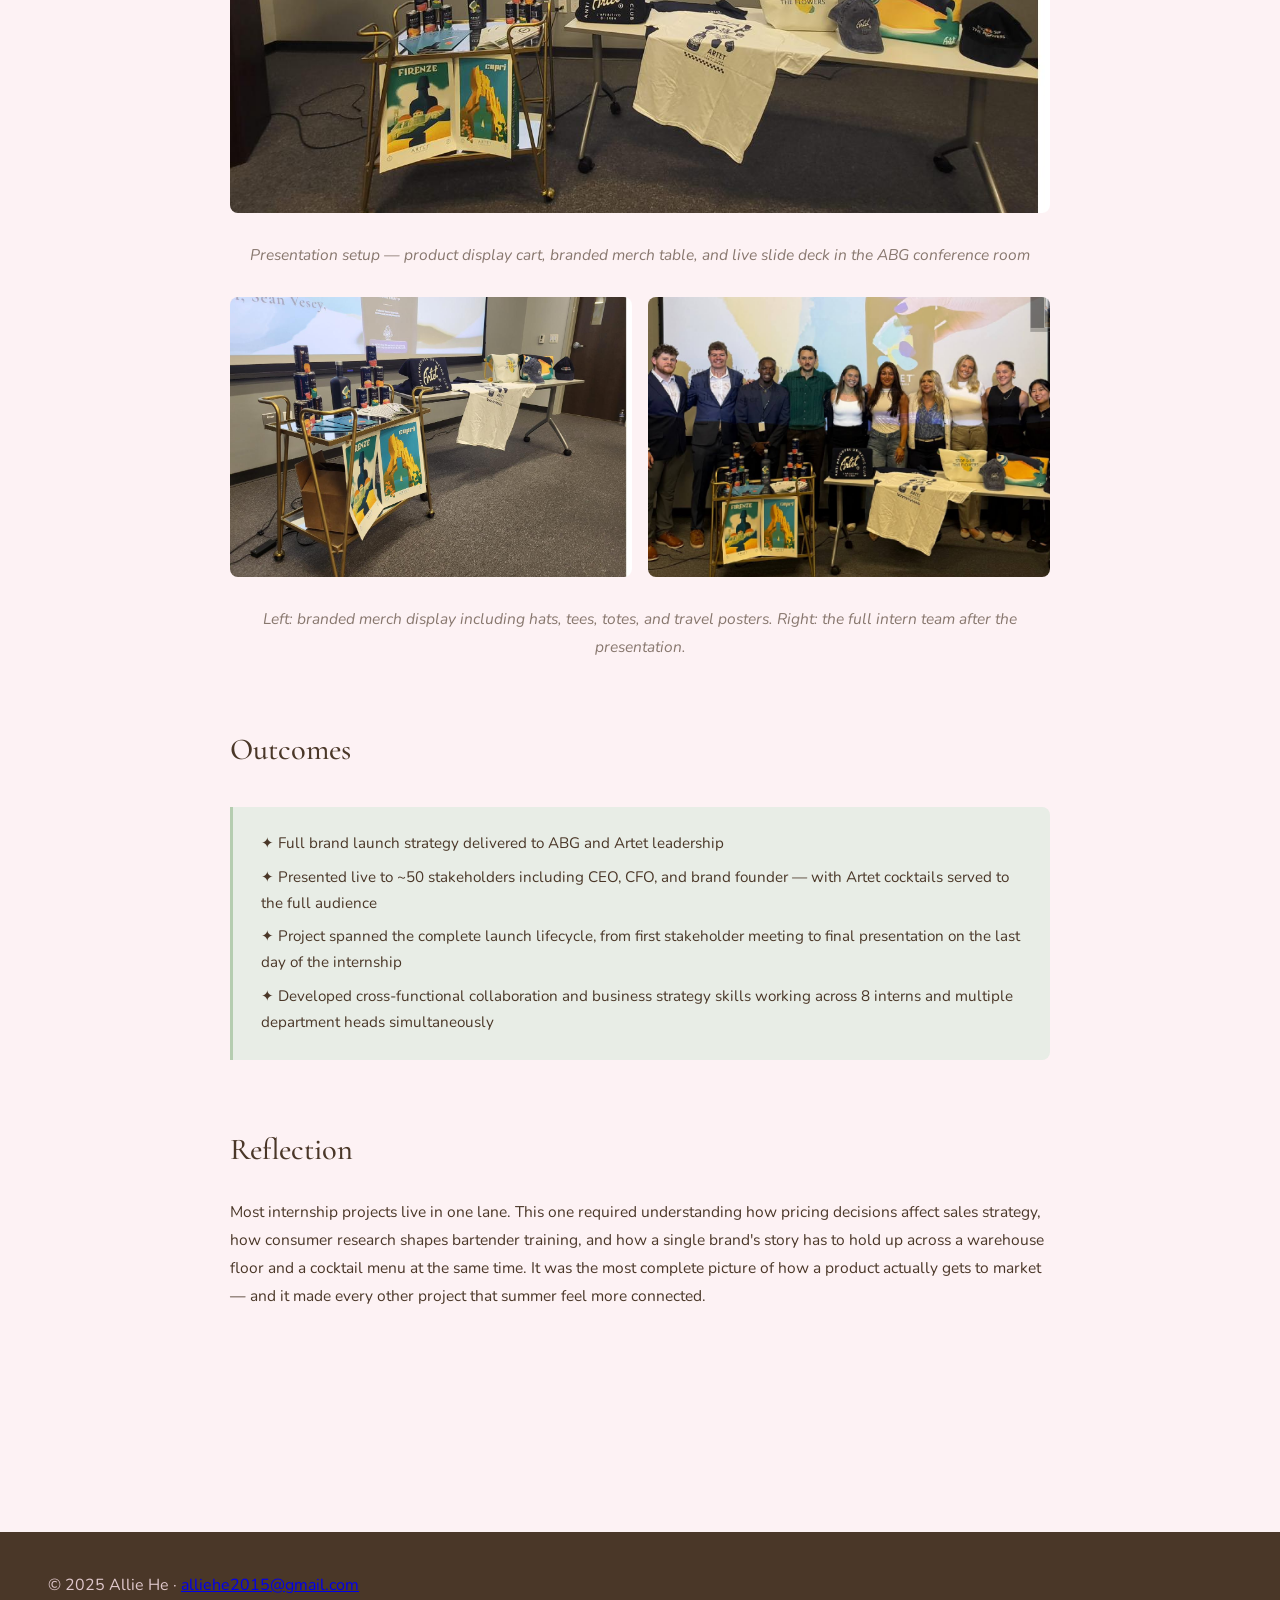
<file: abg-artet.html>
<!DOCTYPE html>
<html lang="en">
<head>
  <meta charset="UTF-8" />
  <meta name="viewport" content="width=device-width, initial-scale=1.0" />
  <title>ABG — Artet Brand Launch | Allie He</title>
  <link rel="preconnect" href="https://fonts.googleapis.com" />
  <link rel="preconnect" href="https://fonts.gstatic.com" crossorigin />
  <link href="https://fonts.googleapis.com/css2?family=Cormorant+Garamond:ital,wght@0,400;0,500;0,600;1,400;1,500&family=Nunito:wght@300;400;500;600&family=Playwrite+CA:wght@100..400&display=swap" rel="stylesheet" />
  <link rel="stylesheet" href="style.css" />
  <style>
    .case-hero {
      position: relative;
      overflow: hidden;
      padding: 100px 0 60px;
      background: linear-gradient(135deg, #0d1b2a 0%, #1b3350 60%, #274768 100%);
    }
    .case-hero-inner {
      position: relative;
      z-index: 2;
      max-width: 900px;
      margin: 0 auto;
      padding: 0 40px;
      width: 100%;
    }
    .case-tag {
      font-family: 'Nunito', sans-serif;
      font-size: 0.75rem;
      font-weight: 600;
      letter-spacing: 0.12em;
      text-transform: uppercase;
      color: rgba(255,255,255,0.7);
      margin-bottom: 12px;
    }
    .case-hero h1 {
      font-family: 'Cormorant Garamond', serif;
      font-size: clamp(2.4rem, 5vw, 3.8rem);
      font-weight: 500;
      color: #fff;
      line-height: 1.1;
      margin-bottom: 16px;
    }
    .case-hero-sub {
      font-family: 'Nunito', sans-serif;
      font-size: 1rem;
      color: rgba(255,255,255,0.82);
      line-height: 1.7;
      max-width: 580px;
      margin-bottom: 32px;
    }
    .case-meta-row {
      display: flex;
      gap: 40px;
      flex-wrap: wrap;
    }
    .case-meta-item label {
      display: block;
      font-family: 'Nunito', sans-serif;
      font-size: 0.68rem;
      font-weight: 700;
      letter-spacing: 0.1em;
      text-transform: uppercase;
      color: rgba(255,255,255,0.5);
      margin-bottom: 3px;
    }
    .case-meta-item span {
      font-family: 'Nunito', sans-serif;
      font-size: 0.88rem;
      color: rgba(255,255,255,0.9);
      font-weight: 500;
    }
    .back-link {
      display: inline-flex;
      align-items: center;
      gap: 8px;
      font-family: 'Nunito', sans-serif;
      font-size: 0.85rem;
      font-weight: 600;
      color: rgba(255,255,255,0.7);
      text-decoration: none;
      letter-spacing: 0.05em;
      margin-bottom: 28px;
      transition: color 0.2s;
    }
    .back-link:hover { color: #fff; }
    .case-body {
      max-width: 900px;
      margin: 0 auto;
      padding: 70px 40px;
    }
    .case-section {
      margin-bottom: 72px;
    }
    .case-section h2 {
      font-family: 'Cormorant Garamond', serif;
      font-size: 1.9rem;
      font-weight: 500;
      color: var(--brown-dark);
      margin-bottom: 20px;
      padding-bottom: 10px;
      border-bottom: 1px solid var(--brown-light);
    }
    .case-section h3 {
      font-family: 'Cormorant Garamond', serif;
      font-size: 1.4rem;
      font-weight: 500;
      color: var(--brown-dark);
      margin: 32px 0 12px;
      font-style: italic;
    }
    .case-section p {
      font-family: 'Nunito', sans-serif;
      font-size: 0.97rem;
      color: var(--brown);
      line-height: 1.8;
      margin-bottom: 16px;
    }
    .case-section ul {
      margin: 12px 0 20px 0;
      padding-left: 20px;
    }
    .case-section ul li {
      font-family: 'Nunito', sans-serif;
      font-size: 0.95rem;
      color: var(--brown);
      line-height: 1.75;
      margin-bottom: 6px;
    }
    .case-img {
      width: 100%;
      border-radius: 8px;
      margin: 28px 0;
      display: block;
    }
    .case-img-caption {
      font-family: 'Nunito', sans-serif;
      font-size: 0.78rem;
      color: var(--brown);
      opacity: 0.65;
      text-align: center;
      margin-top: 10px;
      margin-bottom: 28px;
      font-style: italic;
    }
    .img-two-col {
      display: grid;
      grid-template-columns: 1fr 1fr;
      gap: 16px;
      margin: 28px 0;
    }
    .img-two-col img {
      width: 100%;
      border-radius: 8px;
      object-fit: cover;
      height: 280px;
    }
    .img-three-col {
      display: grid;
      grid-template-columns: 1fr 1fr 1fr;
      gap: 14px;
      margin: 28px 0;
    }
    .img-three-col img {
      width: 100%;
      border-radius: 8px;
      object-fit: cover;
      height: 220px;
    }
    .slide-img {
      width: 100%;
      border-radius: 8px;
      margin: 28px 0;
      display: block;
      border: 1px solid var(--brown-light);
    }
    .outcome-box {
      background: var(--sage-light, #e8ede6);
      border-left: 3px solid var(--sage, #7a9478);
      border-radius: 0 8px 8px 0;
      padding: 24px 28px;
      margin: 28px 0;
    }
    .outcome-box p {
      margin-bottom: 8px;
      font-family: 'Nunito', sans-serif;
      font-size: 0.95rem;
      color: var(--brown);
      line-height: 1.7;
    }
    .outcome-box p:last-child { margin-bottom: 0; }
    .challenge-box {
      background: var(--beige);
      border: 1px solid var(--brown-light);
      border-radius: 8px;
      padding: 28px 32px;
      margin: 28px 0;
    }
    .challenge-box p {
      font-family: 'Nunito', sans-serif;
      font-size: 0.97rem;
      color: var(--brown);
      line-height: 1.8;
      margin: 0;
    }
    .stakeholder-grid {
      display: grid;
      grid-template-columns: repeat(2, 1fr);
      gap: 14px;
      margin: 20px 0;
    }
    .stakeholder-item {
      background: var(--beige);
      border: 1px solid var(--brown-light);
      border-radius: 8px;
      padding: 16px 18px;
      font-family: 'Nunito', sans-serif;
      font-size: 0.88rem;
      color: var(--brown);
      line-height: 1.5;
    }
    .stakeholder-item strong {
      display: block;
      color: var(--brown-dark);
      font-size: 0.82rem;
      letter-spacing: 0.04em;
      text-transform: uppercase;
      margin-bottom: 4px;
    }
    @media (max-width: 600px) {
      .img-two-col, .img-three-col { grid-template-columns: 1fr; }
      .stakeholder-grid { grid-template-columns: 1fr; }
      .case-meta-row { gap: 20px; }
      .case-hero { padding: 56px 0 40px; }
      .case-hero-inner { padding: 0 20px; }
      .case-body { padding: 48px 20px; }
      .challenge-box { padding: 20px; }
    }
  </style>
</head>
<body>
  <script src="nav.js"></script>

  <section class="case-hero">
    <div class="case-hero-inner">
      <a href="ux.html" class="back-link">← back to work</a>
      <div class="case-tag">Allied Beverage Group · Summer 2025</div>
      <h1>Artet Brand Launch</h1>
      <p class="case-hero-sub">An 8-week capstone project bringing a THC-infused cannabis aperitif to New Jersey — from market research and consumer personas to pricing strategy, trade education, and a live presentation to 50 stakeholders.</p>
      <div class="case-meta-row">
        <div class="case-meta-item"><label>Role</label><span>Target Consumer, Marketing & Customer Education</span></div>
        <div class="case-meta-item"><label>Team</label><span>8 interns, cross-functional</span></div>
        <div class="case-meta-item"><label>Timeline</label><span>July – August 2025</span></div>
        <div class="case-meta-item"><label>Type</label><span>Brand Launch Strategy</span></div>
      </div>
    </div>
  </section>

  <div class="case-body">

    <section class="case-section">
      <h2>Overview</h2>
      <p>For the duration of the internship, all eight ABG interns collaborated on a single capstone project: a full brand launch strategy for Artet, a THC-infused cannabis aperitif entering the New Jersey market through ABG's distribution network. The project ran alongside individual work streams, building throughout the summer and culminating in a live presentation to roughly 50 attendees — including ABG's CEO and CFO, department heads, the founder of Artet, bartenders, and all intern managers. The team also served pre-made Artet cocktails to every attendee during the presentation.</p>
      <p>Artet had already launched in markets in other cities and states. This was its New Jersey entry — and the challenge was figuring out exactly how to bring it in.</p>

      <img src="img/ArtetSpring2024-4.jpg" alt="Artet cannabis aperitif hero" class="slide-img" />
      <p class="case-img-caption"> Artet: Infused THC Beverages Made For Cocktail Moments </p>
    </section>

    <section class="case-section">
      <h2>The Challenge</h2>
      <div class="challenge-box">
        <p>Launching a THC-infused spirit isn't like launching a new wine. It sits at the intersection of beverage distribution, cannabis regulation, consumer education, and brand positioning — in a market where most customers and accounts had never encountered the product category before. The team had to think across pricing, warehousing, sales strategy, marketing, and customer education simultaneously.</p>
      </div>
      <p><strong>Focus areas:</strong> target consumer research, marketing strategy, and customer education.</p>
    </section>

    <section class="case-section">
      <h2>Process</h2>
      <p>Stakeholder meetings spanned the full launch ecosystem — meeting with everyone from the brand founder to the warehouse floor:</p>

      <div class="stakeholder-grid">
        <div class="stakeholder-item"><strong>Brand Founder & Artet Team</strong>Brand origin, NJ market vision, product positioning</div>
        <div class="stakeholder-item"><strong>Brand Specialist & Sales Heads</strong>Distribution landscape and account strategy</div>
        <div class="stakeholder-item"><strong>Pricing & Product Management</strong>Competitive analysis and margin strategy</div>
        <div class="stakeholder-item"><strong>Bartenders</strong>On-premise use, how to train accounts to serve it</div>
      </div>

      <p>Research covered the full launch lifecycle: pricing, warehouse and distribution logistics, on- and off-premise sales strategy, digital marketing, and consumer and trade education.</p>

      <img src="img/abg-warehouse.jpg" alt="ABG warehouse floor visit" class="case-img" />
      <p class="case-img-caption">Day in the field — visiting ABG's warehouse to understand the full distribution pipeline from shelf to delivery</p>
    </section>

    <section class="case-section">
      <h2>Target Consumer Research</h2>
      <p>One of the core questions the team needed to answer: who is actually buying this? Artet occupies a unique space — a non-alcoholic, cannabis-infused aperitif positioned as a sophisticated social alternative, not a wellness shot or recreational product. That required careful consumer segmentation.</p>

      <img src="img/artet-slide-03.png" alt="Artet target consumer lifestyle imagery" class="slide-img" />
      <p class="case-img-caption">Target consumer lifestyle imagery used in the presentation — social, experience-driven consumers for whom Artet fits a refined, modern moment</p>

      <img src="img/artet-slide-20.png" alt="Consumer persona slide" class="slide-img" />
      <p class="case-img-caption">Consumer persona developed to anchor the NJ launch strategy — a 27-year-old Jersey City resident who hosts gatherings and wants something that looks and tastes good</p>

      <p>Research identified the primary target as social, experience-driven consumers aged 25–45 who are curious about cannabis but want it in a refined, familiar format. Secondary targets included the sober-curious segment and craft spirits enthusiasts looking for something new. This consumer framing shaped recommendations across the entire presentation — from which on-premise accounts to prioritize, to how bartenders should talk about the product, to what digital content would resonate.</p>
    </section>

    <section class="case-section">
      <h2>Marketing & Customer Education</h2>
      <p>A key insight from the research: Artet's biggest barrier wasn't awareness — it was understanding. Customers and accounts didn't know what it was, how it worked, or how to serve it. Education had to come before promotion.</p>

      <img src="img/artet-slide-35.png" alt="Artet POS materials and shelf strategy" class="slide-img" />
      <p class="case-img-caption">POS material strategy: bottle neckers, shelf talkers, shelf strips, and case cards to educate accounts and consumers at the point of decision</p>

      <p>Contributions to this section included:</p>
      <ul>
        <li>Defining the consumer education narrative — what Artet is, how THC-infused spirits differ from alcohol, and what to expect from the experience</li>
        <li>Recommending digital marketing strategies aligned to the target consumer profile</li>
        <li>Identifying key on-premise targets (Jersey City, Hoboken, Morristown, Madison) and off-premise accounts (Total Wine, Bottle King, Joe Canal's) for the NJ launch</li>
        <li>Framing the sales rep training angle — giving ABG's reps the language to introduce Artet confidently to account buyers</li>
      </ul>
    </section>

    <section class="case-section">
      <h2>The Presentation</h2>
      <p>On July 31st, the intern team presented the full brand launch strategy to an audience of approximately 50 people — ABG's CEO and CFO, upper management, department heads, the founder of Artet, bartenders, and all intern managers. The team also served pre-made Artet cocktails to every attendee, making it one of the more memorable final deliverables of the summer.</p>

      <img src="img/artet-room-hero.jpg" alt="Artet brand launch presentation room setup" class="case-img" />
      <p class="case-img-caption">Presentation setup — product display cart, branded merch table, and live slide deck in the ABG conference room</p>

      <div class="img-two-col">
        <img src="img/artet-4.jpg" alt="Artet branded merch display" />
        <img src="img/artet-team-photo.png" alt="Intern team after the Artet presentation" />
      </div>
      <p class="case-img-caption">Left: branded merch display including hats, tees, totes, and travel posters. Right: the full intern team after the presentation.</p>
    </section>

    <section class="case-section">
      <h2>Outcomes</h2>
      <div class="outcome-box">
        <p>✦ Full brand launch strategy delivered to ABG and Artet leadership</p>
        <p>✦ Presented live to ~50 stakeholders including CEO, CFO, and brand founder — with Artet cocktails served to the full audience</p>
        <p>✦ Project spanned the complete launch lifecycle, from first stakeholder meeting to final presentation on the last day of the internship</p>
        <p>✦ Developed cross-functional collaboration and business strategy skills working across 8 interns and multiple department heads simultaneously</p>
      </div>
    </section>

    <section class="case-section">
      <h2>Reflection</h2>
      <p>Most internship projects live in one lane. This one required understanding how pricing decisions affect sales strategy, how consumer research shapes bartender training, and how a single brand's story has to hold up across a warehouse floor and a cocktail menu at the same time. It was the most complete picture of how a product actually gets to market — and it made every other project that summer feel more connected.</p>
    </section>

  </div>

  <footer class="footer">
    <p>© 2025 Allie He · <a href="mailto:alliehe2015@gmail.com">alliehe2015@gmail.com</a></p>
  </footer>
</body>
</html>
</file>
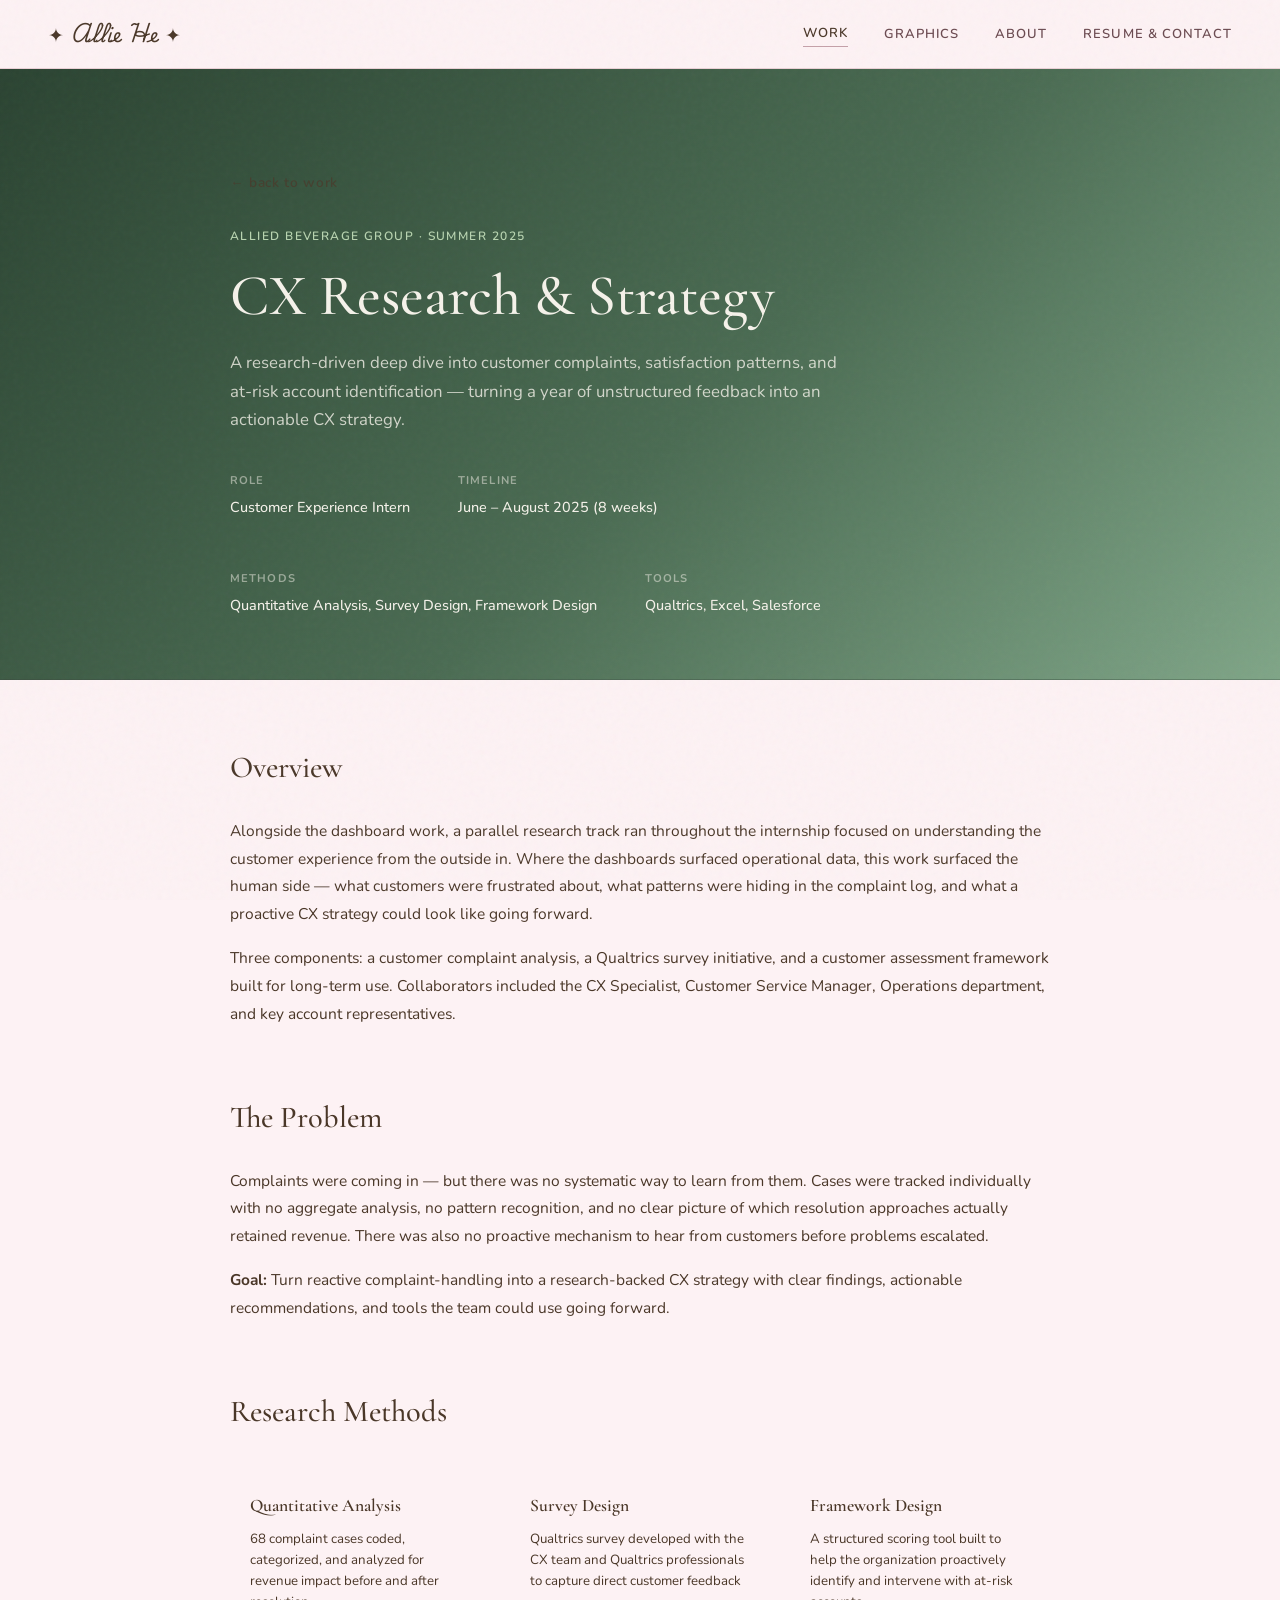
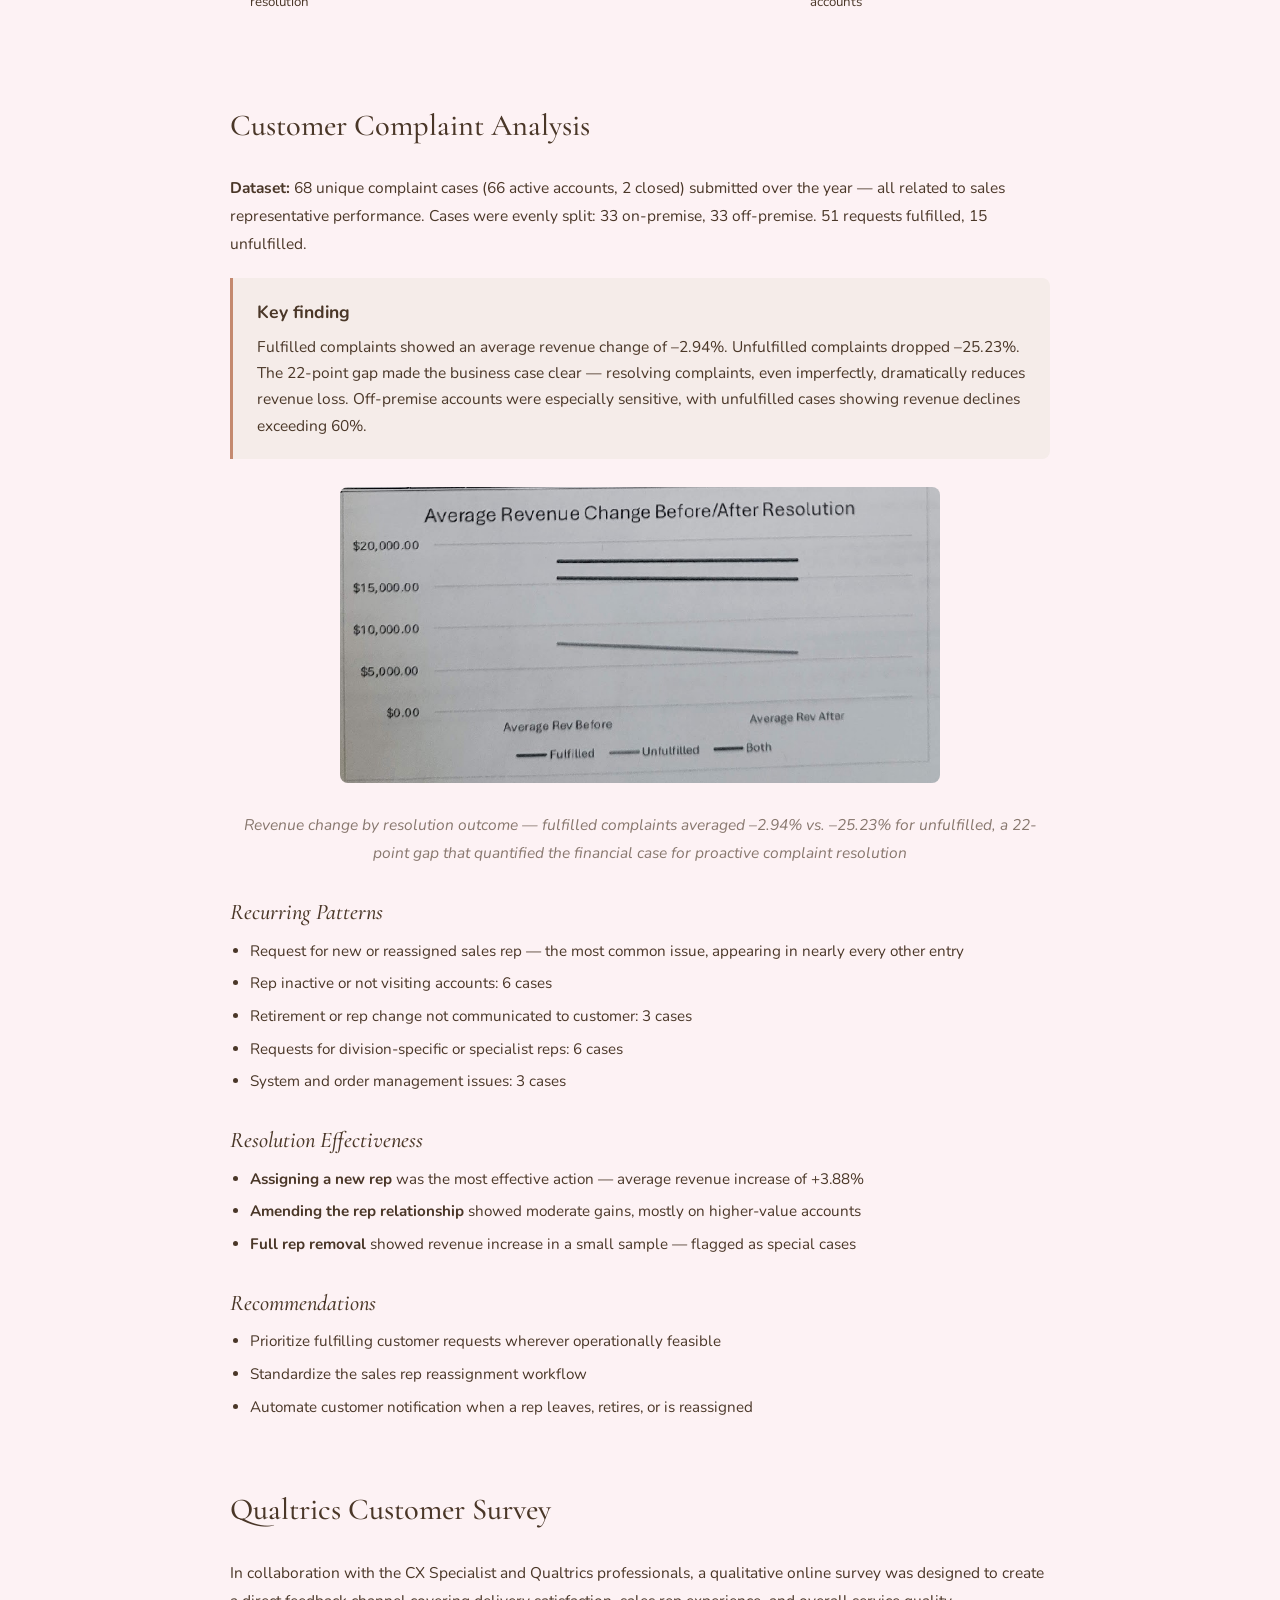
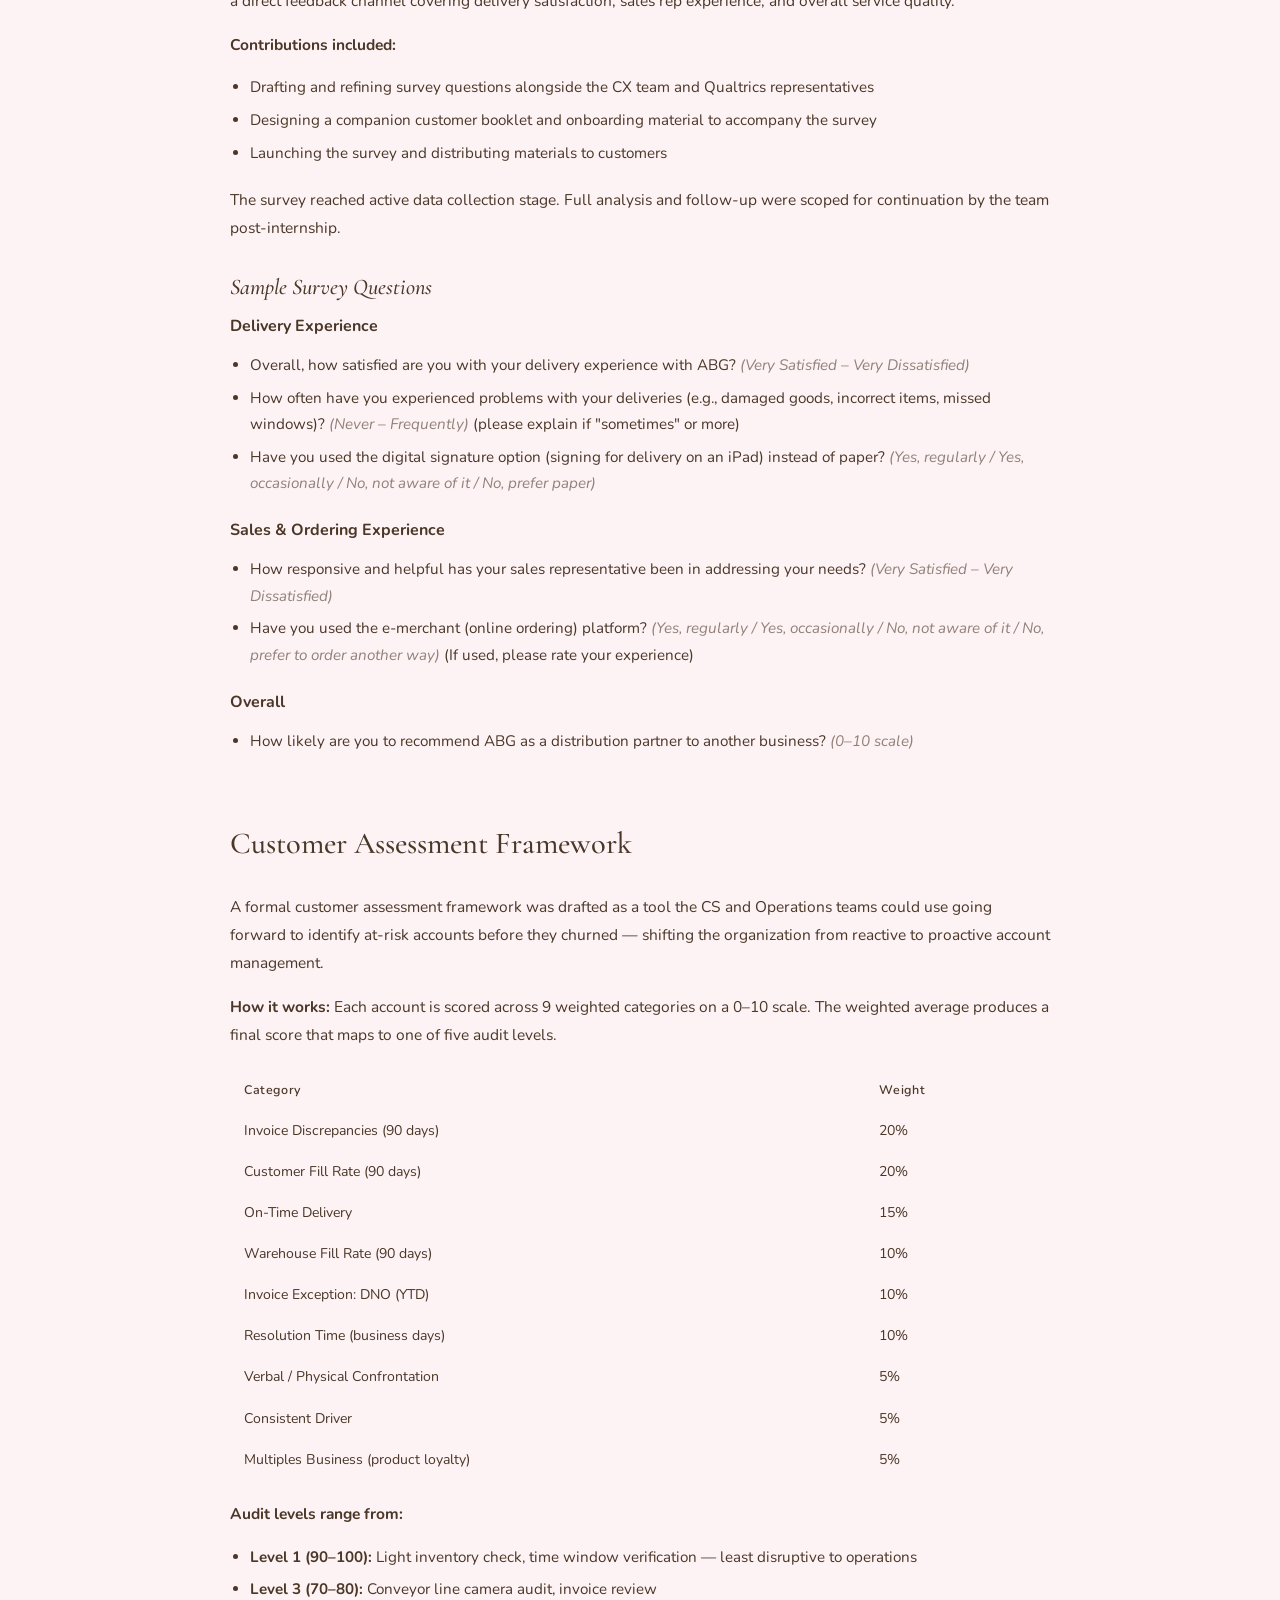
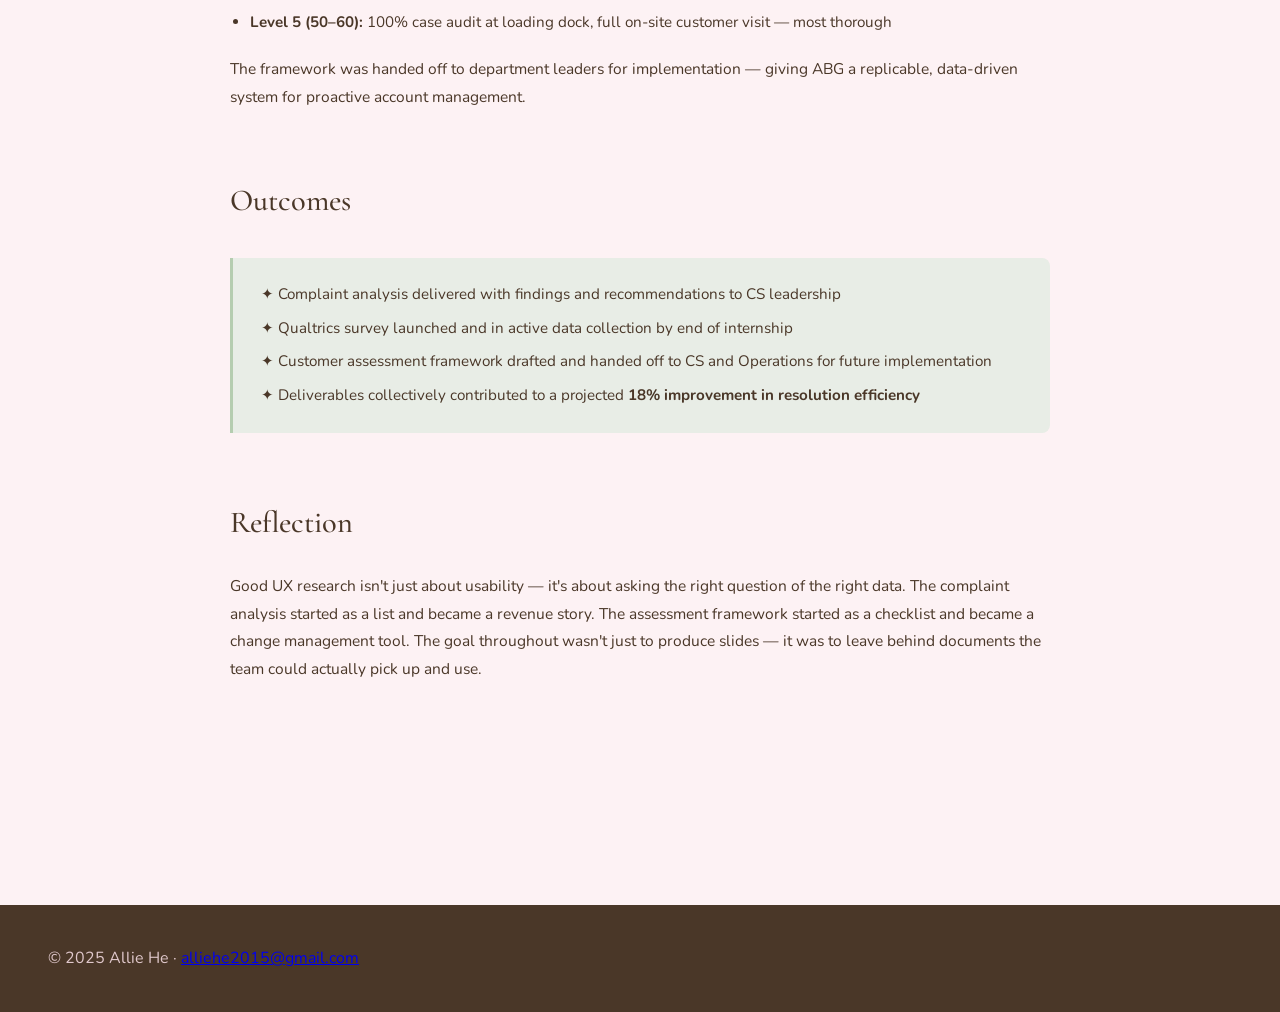
<file: abg-research.html>
<!DOCTYPE html>
<html lang="en">
<head>
  <meta charset="UTF-8" />
  <meta name="viewport" content="width=device-width, initial-scale=1.0" />
  <title>ABG — CX Research & Strategy | Allie He</title>
  <link rel="preconnect" href="https://fonts.googleapis.com" />
  <link rel="preconnect" href="https://fonts.gstatic.com" crossorigin />
  <link href="https://fonts.googleapis.com/css2?family=Cormorant+Garamond:ital,wght@0,400;0,500;0,600;1,400;1,500&family=Nunito:wght@300;400;500;600&family=Playwrite+CA:wght@100..400&display=swap" rel="stylesheet" />
  <link rel="stylesheet" href="style.css" />
  <style>
    .case-hero {
      background: linear-gradient(135deg, #2a4331 0%, #4a6b52 55%, #7fa587 100%);
      padding: 100px 0 60px;
      border-bottom: 1px solid rgba(255,255,255,0.08);
    }
    .case-hero-inner {
      max-width: 900px;
      margin: 0 auto;
      padding: 0 40px;
    }
    .case-tag {
      font-family: 'Nunito', sans-serif;
      font-size: 0.75rem;
      font-weight: 600;
      letter-spacing: 0.12em;
      text-transform: uppercase;
      color: #b8d4b0;
      margin-bottom: 16px;
    }
    .case-hero h1 {
      font-family: 'Cormorant Garamond', serif;
      font-size: clamp(2.2rem, 5vw, 3.6rem);
      font-weight: 500;
      color: #f5f2ea;
      line-height: 1.15;
      margin-bottom: 20px;
    }
    .case-hero-sub {
      font-family: 'Nunito', sans-serif;
      font-size: 1.05rem;
      color: rgba(245,242,234,0.8);
      line-height: 1.7;
      max-width: 620px;
      margin-bottom: 36px;
    }
    .case-meta-row {
      display: flex;
      gap: 48px;
      flex-wrap: wrap;
    }
    .case-meta-item label {
      display: block;
      font-family: 'Nunito', sans-serif;
      font-size: 0.7rem;
      font-weight: 700;
      letter-spacing: 0.1em;
      text-transform: uppercase;
      color: rgba(245,242,234,0.5);
      margin-bottom: 4px;
    }
    .case-meta-item span {
      font-family: 'Nunito', sans-serif;
      font-size: 0.9rem;
      color: #f5f2ea;
      font-weight: 500;
    }
    .case-body {
      max-width: 900px;
      margin: 0 auto;
      padding: 70px 40px;
    }
    .case-section {
      margin-bottom: 72px;
    }
    .case-section h2 {
      font-family: 'Cormorant Garamond', serif;
      font-size: 1.9rem;
      font-weight: 500;
      color: var(--brown-dark);
      margin-bottom: 20px;
      padding-bottom: 10px;
      border-bottom: 1px solid var(--brown-light);
    }
    .case-section h3 {
      font-family: 'Cormorant Garamond', serif;
      font-size: 1.4rem;
      font-weight: 500;
      color: var(--brown-dark);
      margin: 32px 0 12px;
      font-style: italic;
    }
    .case-section p {
      font-family: 'Nunito', sans-serif;
      font-size: 0.97rem;
      color: var(--brown);
      line-height: 1.8;
      margin-bottom: 16px;
    }
    .case-section ul {
      margin: 12px 0 20px 0;
      padding-left: 20px;
    }
    .case-section ul li {
      font-family: 'Nunito', sans-serif;
      font-size: 0.95rem;
      color: var(--brown);
      line-height: 1.75;
      margin-bottom: 6px;
    }
    .case-img {
      width: 100%;
      border-radius: 8px;
      margin: 28px 0;
      display: block;
      border: 1px solid var(--brown-light);
    }
    .case-img-caption {
      font-family: 'Nunito', sans-serif;
      font-size: 0.78rem;
      color: var(--brown);
      opacity: 0.65;
      text-align: center;
      margin-top: 10px;
      margin-bottom: 28px;
      font-style: italic;
    }
    .back-link {
      display: inline-flex;
      align-items: center;
      gap: 8px;
      font-family: 'Nunito', sans-serif;
      font-size: 0.85rem;
      font-weight: 600;
      color: var(--brown);
      text-decoration: none;
      letter-spacing: 0.05em;
      margin-bottom: 32px;
      opacity: 0.7;
      transition: opacity 0.2s;
    }
    .back-link:hover { opacity: 1; }
    .finding-highlight {
      background: var(--dusty-rose-light, #f5ece9);
      border-left: 3px solid var(--dusty-rose, #c4896f);
      border-radius: 0 8px 8px 0;
      padding: 20px 24px;
      margin: 20px 0;
      font-family: 'Nunito', sans-serif;
      font-size: 0.97rem;
      color: var(--brown-dark);
      line-height: 1.7;
    }
    .finding-highlight strong {
      display: block;
      font-size: 1.1rem;
      margin-bottom: 6px;
    }
    .methods-row {
      display: grid;
      grid-template-columns: repeat(3, 1fr);
      gap: 20px;
      margin: 28px 0;
    }
    .method-card {
      background: var(--beige);
      border: 1px solid var(--brown-light);
      border-radius: 8px;
      padding: 22px 20px;
    }
    .method-card h4 {
      font-family: 'Cormorant Garamond', serif;
      font-size: 1.1rem;
      font-weight: 600;
      color: var(--brown-dark);
      margin-bottom: 8px;
    }
    .method-card p {
      font-family: 'Nunito', sans-serif;
      font-size: 0.83rem;
      color: var(--brown);
      line-height: 1.6;
      margin: 0;
    }
    .outcome-box {
      background: var(--sage-light, #e8ede6);
      border-left: 3px solid var(--sage, #7a9478);
      border-radius: 0 8px 8px 0;
      padding: 24px 28px;
      margin: 28px 0;
    }
    .outcome-box p {
      margin-bottom: 8px;
      font-family: 'Nunito', sans-serif;
      font-size: 0.95rem;
      color: var(--brown);
      line-height: 1.7;
    }
    .outcome-box p:last-child { margin-bottom: 0; }
    .survey-sample {
      background: var(--beige);
      border: 1px solid var(--brown-light);
      border-radius: 8px;
      padding: 28px 32px;
      margin: 24px 0;
    }
    .survey-sample h4 {
      font-family: 'Cormorant Garamond', serif;
      font-size: 1.15rem;
      font-weight: 600;
      color: var(--brown-dark);
      margin: 24px 0 10px;
    }
    .survey-sample h4:first-child { margin-top: 0; }
    .survey-sample ol {
      margin: 0 0 4px 0;
      padding-left: 22px;
    }
    .survey-sample li {
      font-family: 'Nunito', sans-serif;
      font-size: 0.92rem;
      color: var(--brown);
      line-height: 1.7;
      margin-bottom: 10px;
    }
    .survey-sample li.followup {
      list-style: none;
      margin-left: -22px;
      padding-left: 4px;
      font-style: italic;
      opacity: 0.8;
    }
    .survey-scale {
      color: var(--brown);
      opacity: 0.6;
      font-style: italic;
    }
    .audit-table {
      width: 100%;
      border-collapse: collapse;
      margin: 20px 0;
      font-family: 'Nunito', sans-serif;
      font-size: 0.88rem;
    }
    .audit-table th {
      background: var(--brown-dark);
      color: var(--beige);
      padding: 10px 14px;
      text-align: left;
      font-weight: 600;
      font-size: 0.78rem;
      letter-spacing: 0.05em;
    }
    .audit-table td {
      padding: 10px 14px;
      border-bottom: 1px solid var(--brown-light);
      color: var(--brown);
      line-height: 1.5;
    }
    .audit-table tr:nth-child(even) td { background: var(--beige); }
    @media (max-width: 600px) {
      .case-hero { padding: 56px 0 40px; }
      .case-hero-inner { padding: 0 20px; }
      .case-body { padding: 48px 20px; }
      .methods-row { grid-template-columns: 1fr; }
      .case-meta-row { gap: 24px; }
      .survey-sample { padding: 20px; }
      .audit-table { font-size: 0.8rem; }
      .audit-table th, .audit-table td { padding: 8px 10px; }
    }
  </style>
</head>
<body>
  <script src="nav.js"></script>

  <section class="case-hero">
    <div class="case-hero-inner">
      <a href="ux.html" class="back-link">← back to work</a>
      <div class="case-tag">Allied Beverage Group · Summer 2025</div>
      <h1>CX Research & Strategy</h1>
      <p class="case-hero-sub">A research-driven deep dive into customer complaints, satisfaction patterns, and at-risk account identification — turning a year of unstructured feedback into an actionable CX strategy.</p>
      <div class="case-meta-row">
        <div class="case-meta-item"><label>Role</label><span>Customer Experience Intern</span></div>
        <div class="case-meta-item"><label>Timeline</label><span>June – August 2025 (8 weeks)</span></div>
        <div class="case-meta-item"><label>Methods</label><span>Quantitative Analysis, Survey Design, Framework Design</span></div>
        <div class="case-meta-item"><label>Tools</label><span>Qualtrics, Excel, Salesforce</span></div>
      </div>
    </div>
  </section>

  <div class="case-body">

    <section class="case-section">
      <h2>Overview</h2>
      <p>Alongside the dashboard work, a parallel research track ran throughout the internship focused on understanding the customer experience from the outside in. Where the dashboards surfaced operational data, this work surfaced the human side — what customers were frustrated about, what patterns were hiding in the complaint log, and what a proactive CX strategy could look like going forward.</p>
      <p>Three components: a customer complaint analysis, a Qualtrics survey initiative, and a customer assessment framework built for long-term use. Collaborators included the CX Specialist, Customer Service Manager, Operations department, and key account representatives.</p>
    </section>

    <section class="case-section">
      <h2>The Problem</h2>
      <p>Complaints were coming in — but there was no systematic way to learn from them. Cases were tracked individually with no aggregate analysis, no pattern recognition, and no clear picture of which resolution approaches actually retained revenue. There was also no proactive mechanism to hear from customers before problems escalated.</p>
      <p><strong>Goal:</strong> Turn reactive complaint-handling into a research-backed CX strategy with clear findings, actionable recommendations, and tools the team could use going forward.</p>
    </section>

    <section class="case-section">
      <h2>Research Methods</h2>
      <div class="methods-row">
        <div class="method-card">
          <h4>Quantitative Analysis</h4>
          <p>68 complaint cases coded, categorized, and analyzed for revenue impact before and after resolution</p>
        </div>
        <div class="method-card">
          <h4>Survey Design</h4>
          <p>Qualtrics survey developed with the CX team and Qualtrics professionals to capture direct customer feedback</p>
        </div>
        <div class="method-card">
          <h4>Framework Design</h4>
          <p>A structured scoring tool built to help the organization proactively identify and intervene with at-risk accounts</p>
        </div>
      </div>
    </section>

    <section class="case-section">
      <h2>Customer Complaint Analysis</h2>
      <p><strong>Dataset:</strong> 68 unique complaint cases (66 active accounts, 2 closed) submitted over the year — all related to sales representative performance. Cases were evenly split: 33 on-premise, 33 off-premise. 51 requests fulfilled, 15 unfulfilled.</p>

      <div class="finding-highlight">
        <strong>Key finding</strong>
        Fulfilled complaints showed an average revenue change of –2.94%. Unfulfilled complaints dropped –25.23%. The 22-point gap made the business case clear — resolving complaints, even imperfectly, dramatically reduces revenue loss. Off-premise accounts were especially sensitive, with unfulfilled cases showing revenue declines exceeding 60%.
      </div>

      <img src="img/artet-graph-1.png" alt="Revenue impact graph — fulfilled vs. unfulfilled complaint cases" class="case-img" style="max-width: 600px; margin-left: auto; margin-right: auto;" />
      <p class="case-img-caption">Revenue change by resolution outcome — fulfilled complaints averaged –2.94% vs. –25.23% for unfulfilled, a 22-point gap that quantified the financial case for proactive complaint resolution</p>

      <h3>Recurring Patterns</h3>
      <ul>
        <li>Request for new or reassigned sales rep — the most common issue, appearing in nearly every other entry</li>
        <li>Rep inactive or not visiting accounts: 6 cases</li>
        <li>Retirement or rep change not communicated to customer: 3 cases</li>
        <li>Requests for division-specific or specialist reps: 6 cases</li>
        <li>System and order management issues: 3 cases</li>
      </ul>

      <h3>Resolution Effectiveness</h3>
      <ul>
        <li><strong>Assigning a new rep</strong> was the most effective action — average revenue increase of +3.88%</li>
        <li><strong>Amending the rep relationship</strong> showed moderate gains, mostly on higher-value accounts</li>
        <li><strong>Full rep removal</strong> showed revenue increase in a small sample — flagged as special cases</li>
      </ul>

      <h3>Recommendations</h3>
      <ul>
        <li>Prioritize fulfilling customer requests wherever operationally feasible</li>
        <li>Standardize the sales rep reassignment workflow</li>
        <li>Automate customer notification when a rep leaves, retires, or is reassigned</li>
      </ul>
    </section>

    <section class="case-section">
      <h2>Qualtrics Customer Survey</h2>
      <p>In collaboration with the CX Specialist and Qualtrics professionals, a qualitative online survey was designed to create a direct feedback channel covering delivery satisfaction, sales rep experience, and overall service quality.</p>
      <p><strong>Contributions included:</strong></p>
      <ul>
        <li>Drafting and refining survey questions alongside the CX team and Qualtrics representatives</li>
        <li>Designing a companion customer booklet and onboarding material to accompany the survey</li>
        <li>Launching the survey and distributing materials to customers</li>
      </ul>
      <p>The survey reached active data collection stage. Full analysis and follow-up were scoped for continuation by the team post-internship.</p>

      <h3>Sample Survey Questions</h3>
        <h4>Delivery Experience</h4>
        <ul>
          <li>Overall, how satisfied are you with your delivery experience with ABG? <span class="survey-scale">(Very Satisfied – Very Dissatisfied)</span></li>
          <li>How often have you experienced problems with your deliveries (e.g., damaged goods, incorrect items, missed windows)? <span class="survey-scale">(Never – Frequently)</span> (please explain if "sometimes" or more)</li>
          <li>Have you used the digital signature option (signing for delivery on an iPad) instead of paper? <span class="survey-scale">(Yes, regularly / Yes, occasionally / No, not aware of it / No, prefer paper)</span></li>
        </ul>

        <h4>Sales &amp; Ordering Experience</h4>
        <ul>
          <li>How responsive and helpful has your sales representative been in addressing your needs? <span class="survey-scale">(Very Satisfied – Very Dissatisfied)</span></li>
          <li>Have you used the e-merchant (online ordering) platform? <span class="survey-scale">(Yes, regularly / Yes, occasionally / No, not aware of it / No, prefer to order another way) </span> (If used, please rate your experience)</li>
        </ul>

        <h4>Overall</h4>
        <ul>
          <li>How likely are you to recommend ABG as a distribution partner to another business? <span class="survey-scale">(0–10 scale)</span></li>
        </ul>
    </section>

    <section class="case-section">
      <h2>Customer Assessment Framework</h2>
      <p>A formal customer assessment framework was drafted as a tool the CS and Operations teams could use going forward to identify at-risk accounts before they churned — shifting the organization from reactive to proactive account management.</p>
      <p><strong>How it works:</strong> Each account is scored across 9 weighted categories on a 0–10 scale. The weighted average produces a final score that maps to one of five audit levels.</p>

      <table class="audit-table">
        <thead>
          <tr><th>Category</th><th>Weight</th></tr>
        </thead>
        <tbody>
          <tr><td>Invoice Discrepancies (90 days)</td><td>20%</td></tr>
          <tr><td>Customer Fill Rate (90 days)</td><td>20%</td></tr>
          <tr><td>On-Time Delivery</td><td>15%</td></tr>
          <tr><td>Warehouse Fill Rate (90 days)</td><td>10%</td></tr>
          <tr><td>Invoice Exception: DNO (YTD)</td><td>10%</td></tr>
          <tr><td>Resolution Time (business days)</td><td>10%</td></tr>
          <tr><td>Verbal / Physical Confrontation</td><td>5%</td></tr>
          <tr><td>Consistent Driver</td><td>5%</td></tr>
          <tr><td>Multiples Business (product loyalty)</td><td>5%</td></tr>
        </tbody>
      </table>

      <p><strong>Audit levels range from:</strong></p>
      <ul>
        <li><strong>Level 1 (90–100):</strong> Light inventory check, time window verification — least disruptive to operations</li>
        <li><strong>Level 3 (70–80):</strong> Conveyor line camera audit, invoice review</li>
        <li><strong>Level 5 (50–60):</strong> 100% case audit at loading dock, full on-site customer visit — most thorough</li>
      </ul>
      <p>The framework was handed off to department leaders for implementation — giving ABG a replicable, data-driven system for proactive account management.</p>
    </section>

    <section class="case-section">
      <h2>Outcomes</h2>
      <div class="outcome-box">
        <p>✦ Complaint analysis delivered with findings and recommendations to CS leadership</p>
        <p>✦ Qualtrics survey launched and in active data collection by end of internship</p>
        <p>✦ Customer assessment framework drafted and handed off to CS and Operations for future implementation</p>
        <p>✦ Deliverables collectively contributed to a projected <strong>18% improvement in resolution efficiency</strong></p>
      </div>
    </section>

    <section class="case-section">
      <h2>Reflection</h2>
      <p>Good UX research isn't just about usability — it's about asking the right question of the right data. The complaint analysis started as a list and became a revenue story. The assessment framework started as a checklist and became a change management tool. The goal throughout wasn't just to produce slides — it was to leave behind documents the team could actually pick up and use.</p>
    </section>

  </div>

  <footer class="footer">
    <p>© 2025 Allie He · <a href="mailto:alliehe2015@gmail.com">alliehe2015@gmail.com</a></p>
  </footer>
</body>
</html>
</file>
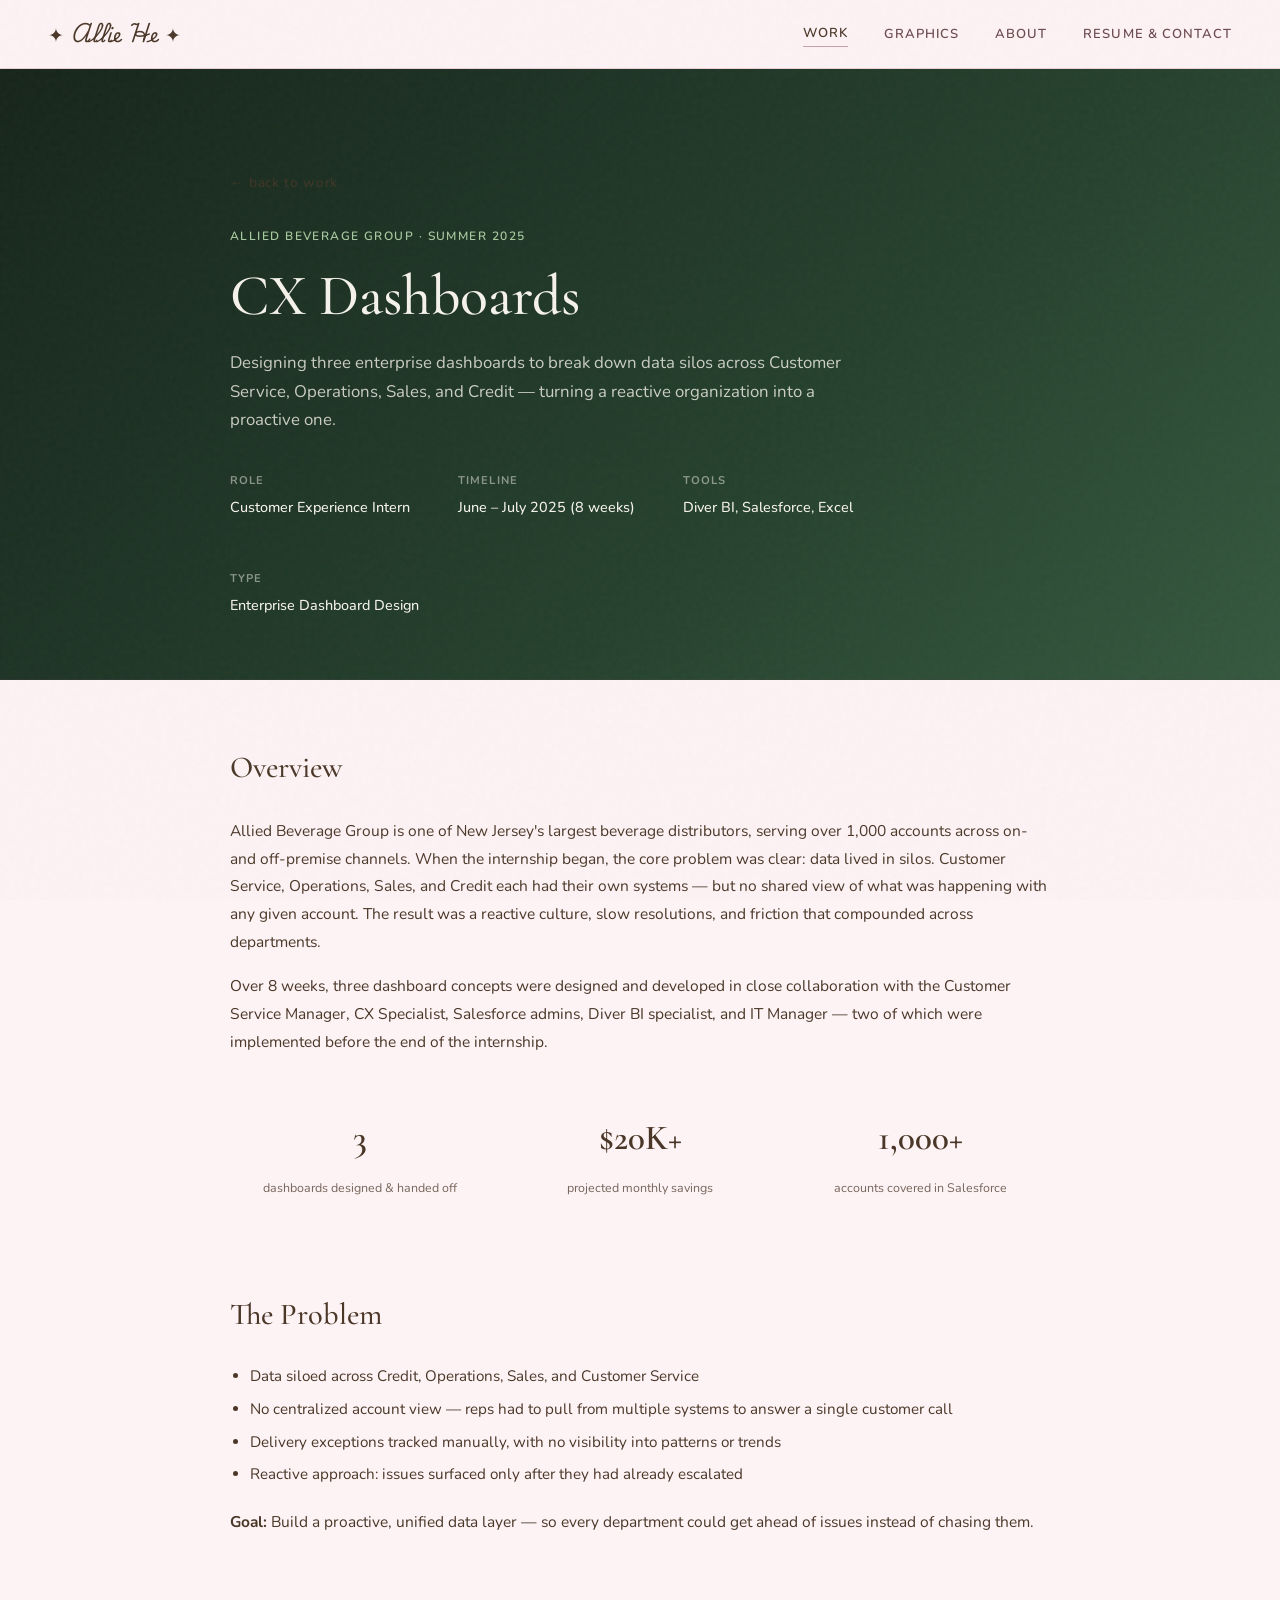
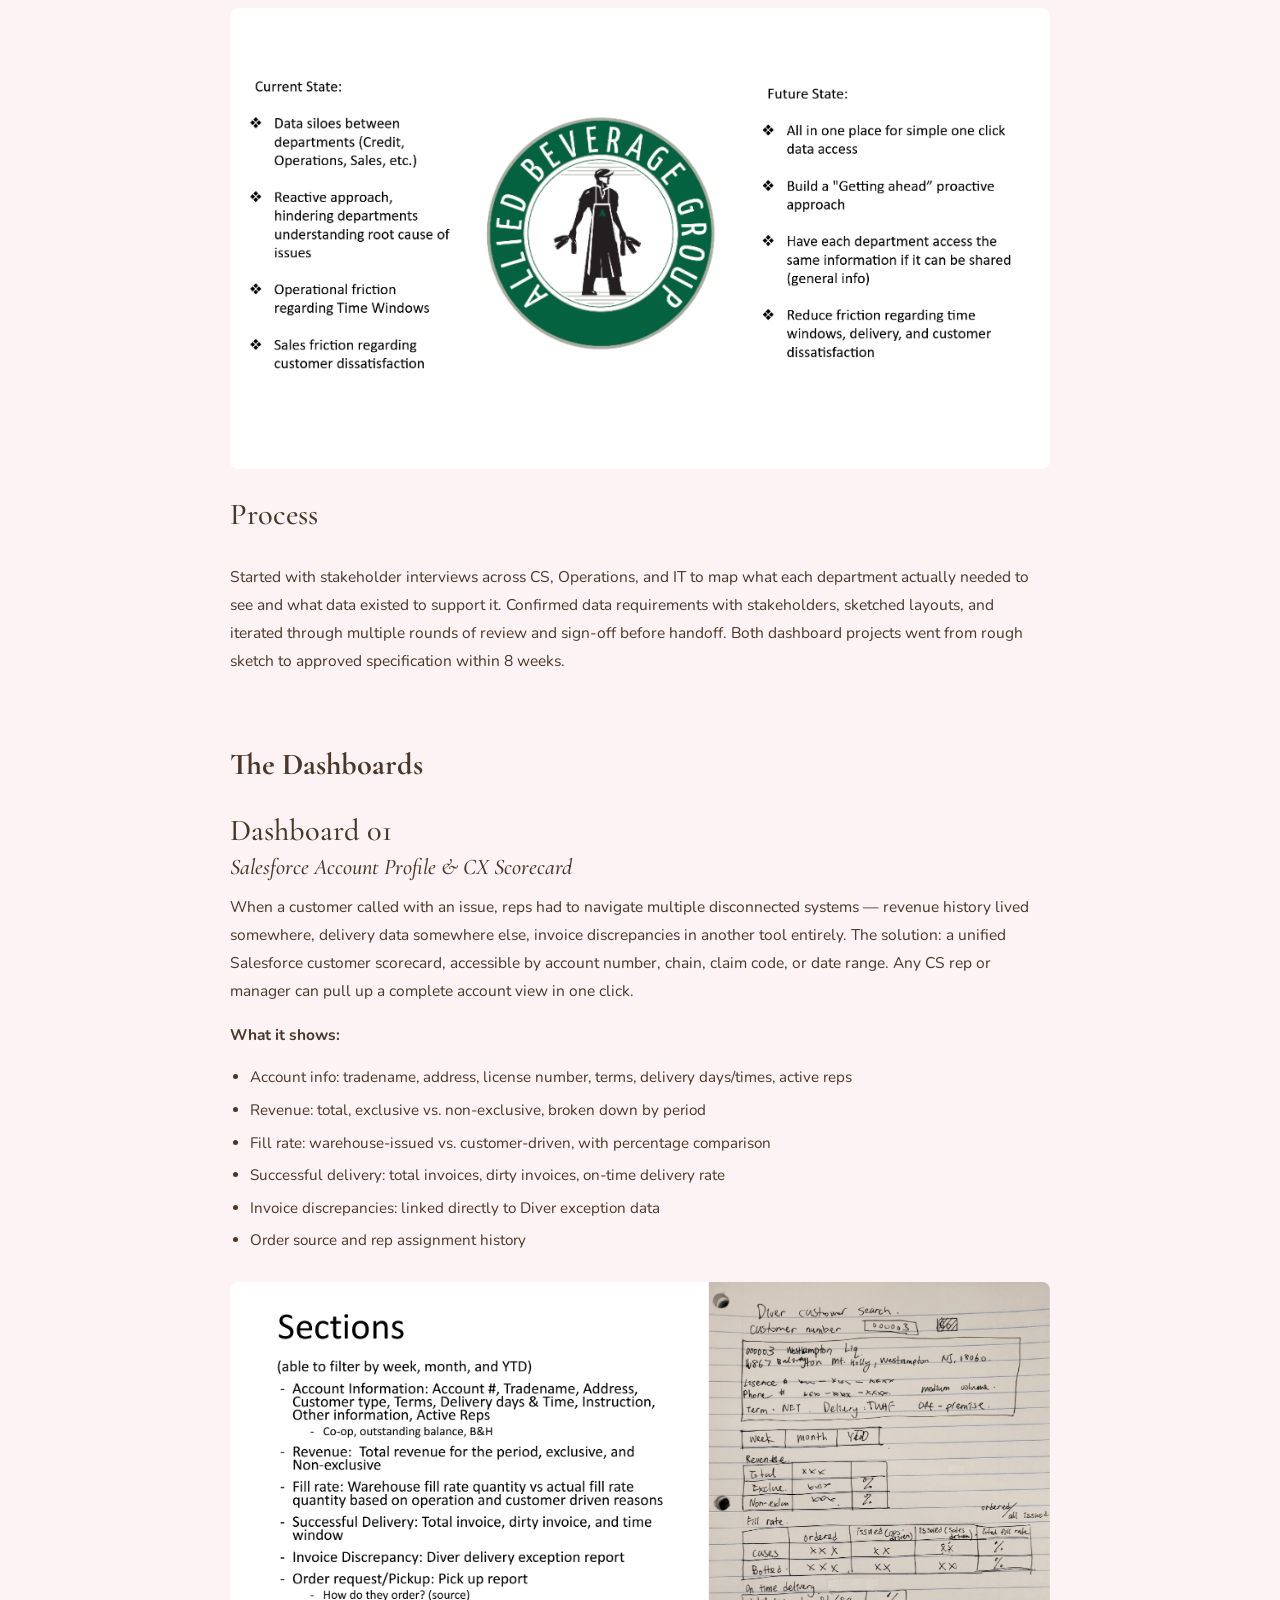
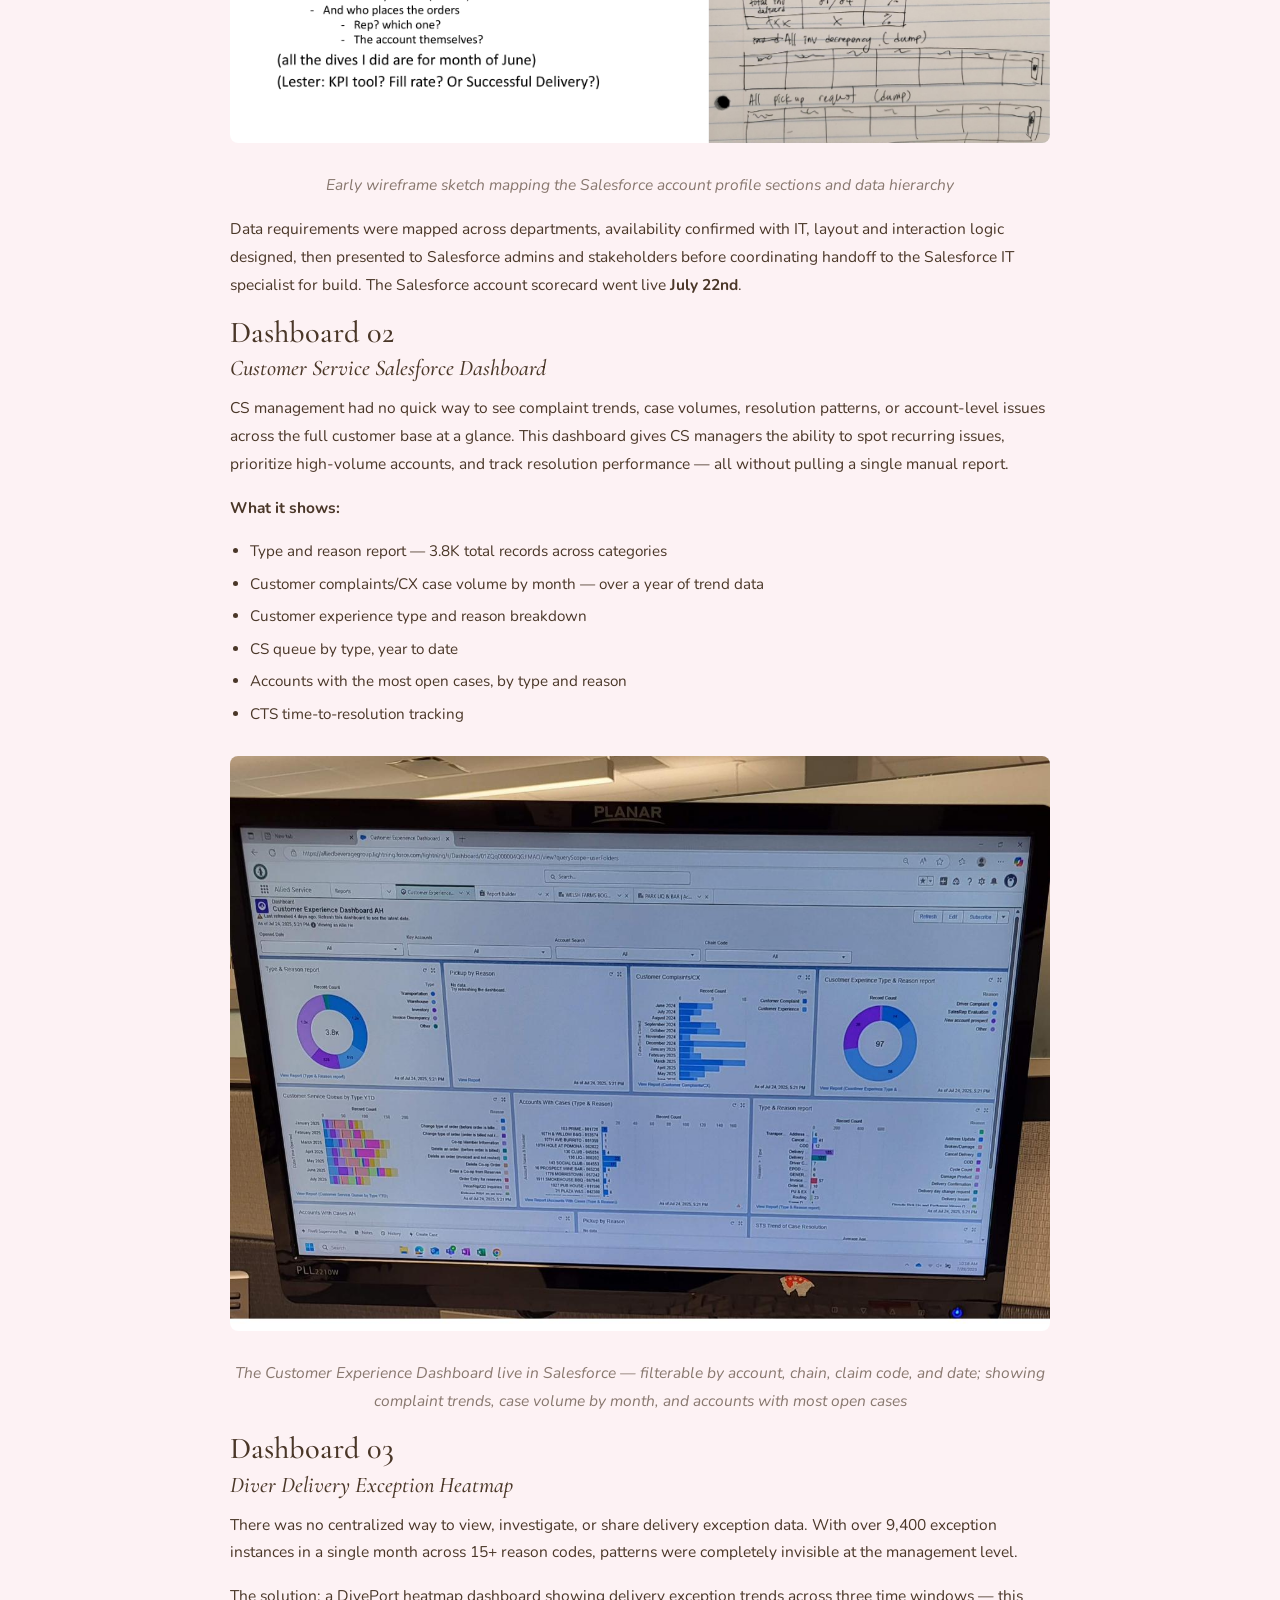
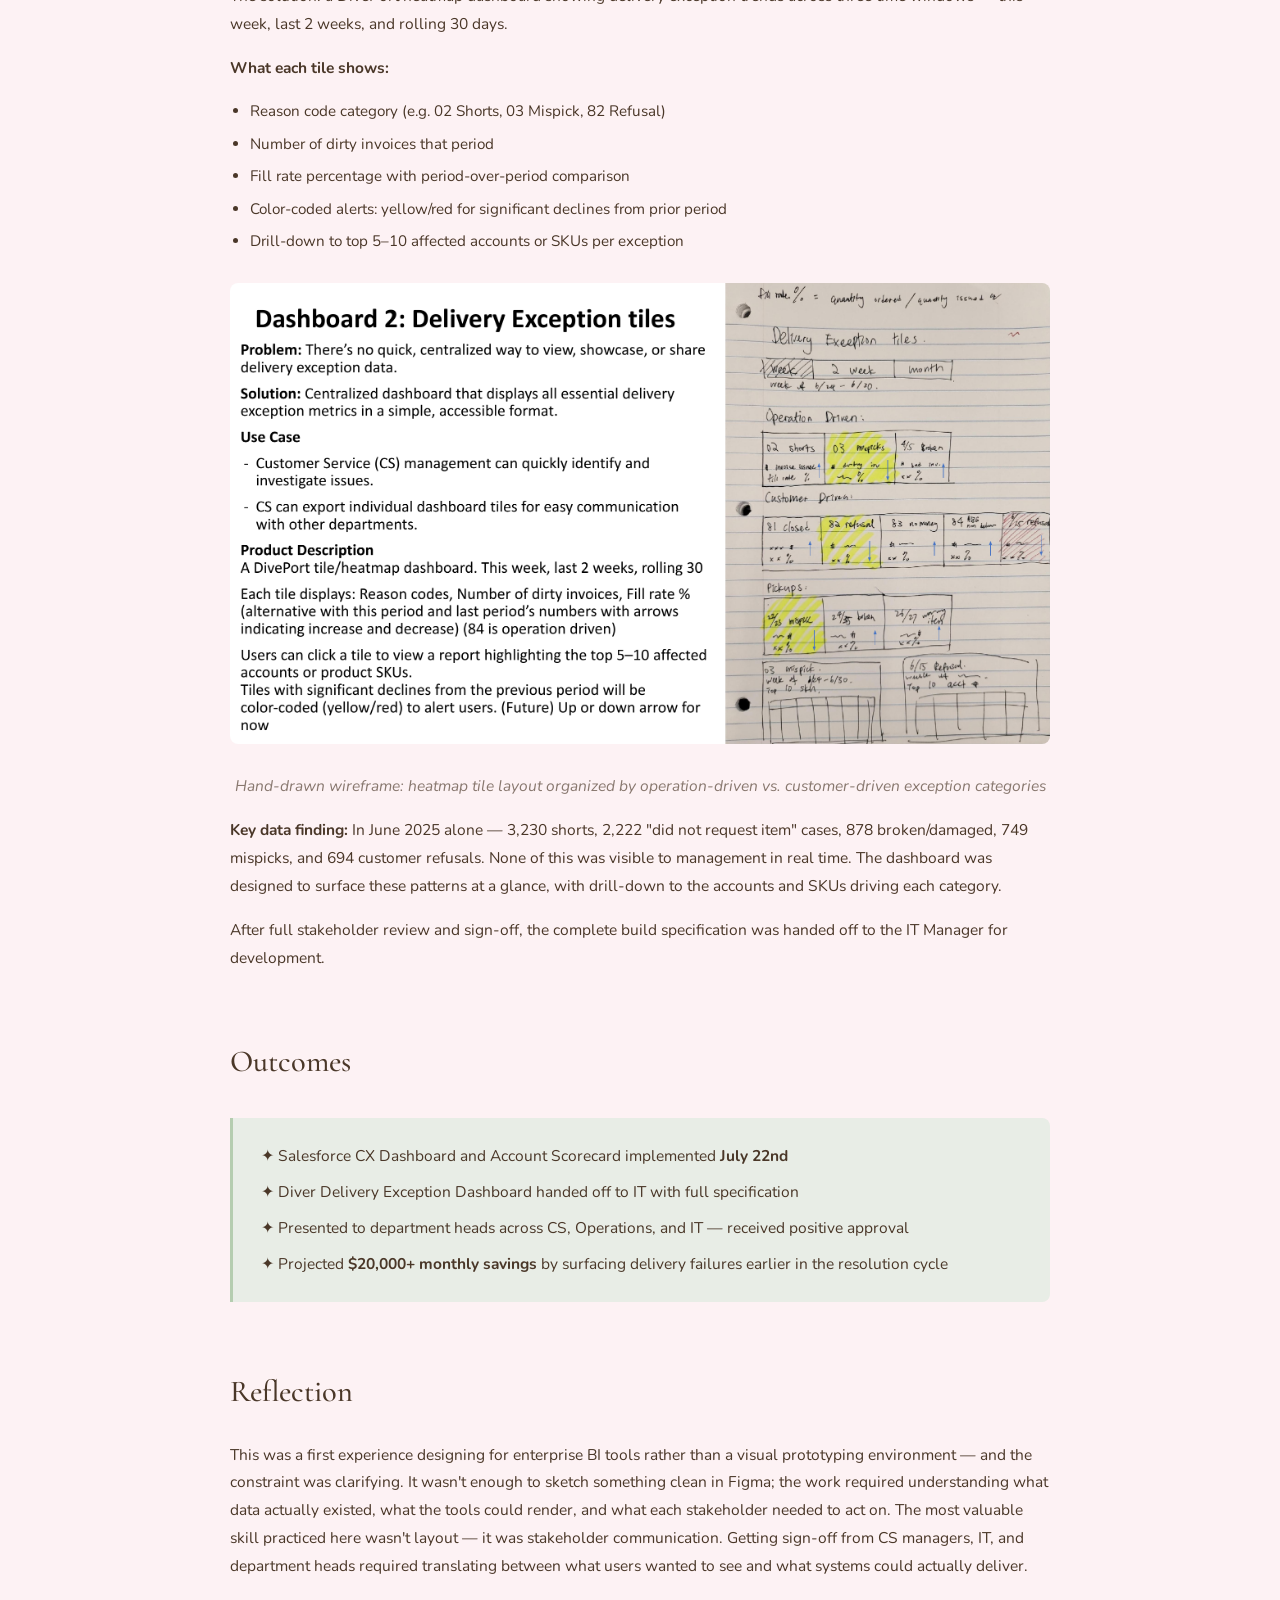
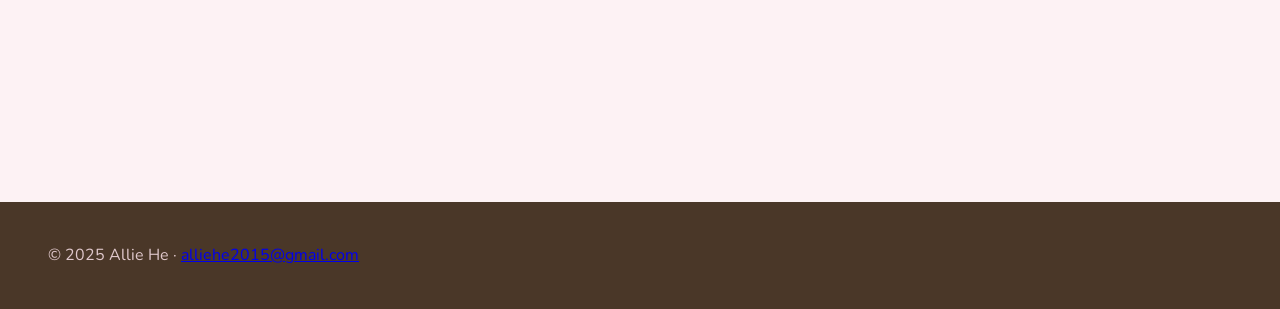
<file: abg.html>
<!DOCTYPE html>
<html lang="en">
<head>
  <meta charset="UTF-8" />
  <meta name="viewport" content="width=device-width, initial-scale=1.0" />
  <title>ABG — CX Dashboards | Allie He</title>
  <link rel="preconnect" href="https://fonts.googleapis.com" />
  <link rel="preconnect" href="https://fonts.gstatic.com" crossorigin />
  <link href="https://fonts.googleapis.com/css2?family=Cormorant+Garamond:ital,wght@0,400;0,500;0,600;1,400;1,500&family=Nunito:wght@300;400;500;600&family=Playwrite+CA:wght@100..400&display=swap" rel="stylesheet" />
  <link rel="stylesheet" href="style.css" />
  <style>
    .case-hero {
      background: linear-gradient(135deg, #16241a 0%, #24402c 60%, #35583e 100%);
      padding: 100px 0 60px;
      border-bottom: 1px solid rgba(255,255,255,0.08);
    }
    .case-hero-inner {
      max-width: 900px;
      margin: 0 auto;
      padding: 0 40px;
    }
    .case-tag {
      font-family: 'Nunito', sans-serif;
      font-size: 0.75rem;
      font-weight: 600;
      letter-spacing: 0.12em;
      text-transform: uppercase;
      color: #a8c9a0;
      margin-bottom: 16px;
    }
    .case-hero h1 {
      font-family: 'Cormorant Garamond', serif;
      font-size: clamp(2.2rem, 5vw, 3.6rem);
      font-weight: 500;
      color: #f5f2ea;
      line-height: 1.15;
      margin-bottom: 20px;
    }
    .case-hero-sub {
      font-family: 'Nunito', sans-serif;
      font-size: 1.05rem;
      color: rgba(245,242,234,0.8);
      line-height: 1.7;
      max-width: 620px;
      margin-bottom: 36px;
    }
    .case-meta-row {
      display: flex;
      gap: 48px;
      flex-wrap: wrap;
    }
    .case-meta-item label {
      display: block;
      font-family: 'Nunito', sans-serif;
      font-size: 0.7rem;
      font-weight: 700;
      letter-spacing: 0.1em;
      text-transform: uppercase;
      color: rgba(245,242,234,0.5);
      margin-bottom: 4px;
    }
    .case-meta-item span {
      font-family: 'Nunito', sans-serif;
      font-size: 0.9rem;
      color: #f5f2ea;
      font-weight: 500;
    }
    .case-body {
      max-width: 900px;
      margin: 0 auto;
      padding: 70px 40px;
    }
    .case-section {
      margin-bottom: 72px;
    }
    .case-section h2 {
      font-family: 'Cormorant Garamond', serif;
      font-size: 1.9rem;
      font-weight: 500;
      color: var(--brown-dark);
      margin-bottom: 20px;
      padding-bottom: 10px;
      border-bottom: 1px solid var(--brown-light);
    }
    .case-section h3 {
      font-family: 'Cormorant Garamond', serif;
      font-size: 1.4rem;
      font-weight: 500;
      color: var(--brown-dark);
      margin: 32px 0 12px;
      font-style: italic;
    }
    .case-section p {
      font-family: 'Nunito', sans-serif;
      font-size: 0.97rem;
      color: var(--brown);
      line-height: 1.8;
      margin-bottom: 16px;
    }
    .case-section ul {
      margin: 12px 0 20px 0;
      padding-left: 20px;
    }
    .case-section ul li {
      font-family: 'Nunito', sans-serif;
      font-size: 0.95rem;
      color: var(--brown);
      line-height: 1.75;
      margin-bottom: 6px;
    }
    .case-img {
      width: 100%;
      border-radius: 8px;
      margin: 28px 0;
      display: block;
      border: 1px solid var(--brown-light);
    }
    .case-section h2.dashboards-title {
      font-weight: 700;
    }
    .case-section h2.dashboard-num {
      margin-bottom: 0;
      padding-bottom: 0;
      border-bottom: none;
    }
    .case-section h2.dashboard-num + h3 {
      margin-top: 4px;
    }
    .case-img-caption {
      font-family: 'Nunito', sans-serif;
      font-size: 0.78rem;
      color: var(--brown);
      opacity: 0.65;
      text-align: center;
      margin-top: 10px;
      margin-bottom: 28px;
      font-style: italic;
    }
    .img-half-row {
      display: grid;
      grid-template-columns: 1fr 1fr;
      gap: 20px;
      margin: 28px 0;
    }
    .img-half-row img {
      width: 100%;
      border-radius: 8px;
      border: 1px solid var(--brown-light);
    }
    .stat-row {
      display: grid;
      grid-template-columns: repeat(3, 1fr);
      gap: 20px;
      margin: 28px 0;
    }
    .stat-card {
      background: var(--beige);
      border: 1px solid var(--brown-light);
      border-radius: 8px;
      padding: 24px 20px;
      text-align: center;
    }
    .stat-card .stat-num {
      font-family: 'Cormorant Garamond', serif;
      font-size: 2.2rem;
      font-weight: 600;
      color: var(--brown-dark);
      display: block;
      margin-bottom: 6px;
    }
    .stat-card .stat-label {
      font-family: 'Nunito', sans-serif;
      font-size: 0.78rem;
      color: var(--brown);
      opacity: 0.75;
      line-height: 1.4;
    }
    .outcome-box {
      background: var(--sage-light, #e8ede6);
      border-left: 3px solid var(--sage, #7a9478);
      border-radius: 0 8px 8px 0;
      padding: 24px 28px;
      margin: 28px 0;
    }
    .outcome-box p {
      margin-bottom: 8px;
    }
    .outcome-box p:last-child {
      margin-bottom: 0;
    }
    .back-link {
      display: inline-flex;
      align-items: center;
      gap: 8px;
      font-family: 'Nunito', sans-serif;
      font-size: 0.85rem;
      font-weight: 600;
      color: var(--brown);
      text-decoration: none;
      letter-spacing: 0.05em;
      margin-bottom: 32px;
      opacity: 0.7;
      transition: opacity 0.2s;
    }
    .back-link:hover { opacity: 1; }
    .dashboard-label {
      display: inline-block;
      background: var(--brown-dark);
      color: var(--beige);
      font-family: 'Nunito', sans-serif;
      font-size: 0.7rem;
      font-weight: 700;
      letter-spacing: 0.1em;
      text-transform: uppercase;
      padding: 4px 12px;
      border-radius: 20px;
      margin-bottom: 10px;
    }
    @media (max-width: 600px) {
      .case-hero { padding: 56px 0 40px; }
      .case-hero-inner { padding: 0 20px; }
      .case-body { padding: 48px 20px; }
      .stat-row { grid-template-columns: 1fr 1fr; }
      .img-half-row { grid-template-columns: 1fr; }
      .case-meta-row { gap: 24px; }
    }

    @media (max-width: 420px) {
      .stat-row { grid-template-columns: 1fr; }
    }
  </style>
</head>
<body>
  <script src="nav.js"></script>

  <section class="case-hero">
    <div class="case-hero-inner">
      <a href="ux.html" class="back-link">← back to work</a>
      <div class="case-tag">Allied Beverage Group · Summer 2025</div>
      <h1>CX Dashboards</h1>
      <p class="case-hero-sub">Designing three enterprise dashboards to break down data silos across Customer Service, Operations, Sales, and Credit — turning a reactive organization into a proactive one.</p>
      <div class="case-meta-row">
        <div class="case-meta-item"><label>Role</label><span>Customer Experience Intern</span></div>
        <div class="case-meta-item"><label>Timeline</label><span>June – July 2025 (8 weeks)</span></div>
        <div class="case-meta-item"><label>Tools</label><span>Diver BI, Salesforce, Excel</span></div>
        <div class="case-meta-item"><label>Type</label><span>Enterprise Dashboard Design</span></div>
      </div>
    </div>
  </section>

  <div class="case-body">

    <section class="case-section">
      <h2>Overview</h2>
      <p>Allied Beverage Group is one of New Jersey's largest beverage distributors, serving over 1,000 accounts across on- and off-premise channels. When the internship began, the core problem was clear: data lived in silos. Customer Service, Operations, Sales, and Credit each had their own systems — but no shared view of what was happening with any given account. The result was a reactive culture, slow resolutions, and friction that compounded across departments.</p>
      <p>Over 8 weeks, three dashboard concepts were designed and developed in close collaboration with the Customer Service Manager, CX Specialist, Salesforce admins, Diver BI specialist, and IT Manager — two of which were implemented before the end of the internship.</p>

      <div class="stat-row">
        <div class="stat-card"><span class="stat-num">3</span><span class="stat-label">dashboards designed & handed off</span></div>
        <div class="stat-card"><span class="stat-num">$20K+</span><span class="stat-label">projected monthly savings</span></div>
        <div class="stat-card"><span class="stat-num">1,000+</span><span class="stat-label">accounts covered in Salesforce</span></div>
      </div>
    </section>

    <section class="case-section">
      <h2>The Problem</h2>
      <ul>
        <li>Data siloed across Credit, Operations, Sales, and Customer Service</li>
        <li>No centralized account view — reps had to pull from multiple systems to answer a single customer call</li>
        <li>Delivery exceptions tracked manually, with no visibility into patterns or trends</li>
        <li>Reactive approach: issues surfaced only after they had already escalated</li>
      </ul>
      <p><strong>Goal:</strong> Build a proactive, unified data layer — so every department could get ahead of issues instead of chasing them.</p>
    </section>

    <img src="img/abg-silo.png" alt="Current existing silos within the departments" class="case-img" />

    <section class="case-section">
      <h2>Process</h2>
      <p>Started with stakeholder interviews across CS, Operations, and IT to map what each department actually needed to see and what data existed to support it. Confirmed data requirements with stakeholders, sketched layouts, and iterated through multiple rounds of review and sign-off before handoff. Both dashboard projects went from rough sketch to approved specification within 8 weeks.</p>
    </section>

    <section class="case-section">
      <h2 class="dashboards-title">The Dashboards</h2>

      <h2 class="dashboard-num">Dashboard 01</h2>
      <h3>Salesforce Account Profile & CX Scorecard</h3>
      <p>When a customer called with an issue, reps had to navigate multiple disconnected systems — revenue history lived somewhere, delivery data somewhere else, invoice discrepancies in another tool entirely. The solution: a unified Salesforce customer scorecard, accessible by account number, chain, claim code, or date range. Any CS rep or manager can pull up a complete account view in one click.</p>

      <p><strong>What it shows:</strong></p>
      <ul>
        <li>Account info: tradename, address, license number, terms, delivery days/times, active reps</li>
        <li>Revenue: total, exclusive vs. non-exclusive, broken down by period</li>
        <li>Fill rate: warehouse-issued vs. customer-driven, with percentage comparison</li>
        <li>Successful delivery: total invoices, dirty invoices, on-time delivery rate</li>
        <li>Invoice discrepancies: linked directly to Diver exception data</li>
        <li>Order source and rep assignment history</li>
      </ul>

      <img src="img/salesforce-wireframe-05.png" alt="Salesforce account profile wireframe sketch" class="case-img" />
      <p class="case-img-caption">Early wireframe sketch mapping the Salesforce account profile sections and data hierarchy</p>

      <p>Data requirements were mapped across departments, availability confirmed with IT, layout and interaction logic designed, then presented to Salesforce admins and stakeholders before coordinating handoff to the Salesforce IT specialist for build. The Salesforce account scorecard went live <strong>July 22nd</strong>.</p>

      <h2 class="dashboard-num">Dashboard 02</h2>
      <h3>Customer Service Salesforce Dashboard</h3>
      <p>CS management had no quick way to see complaint trends, case volumes, resolution patterns, or account-level issues across the full customer base at a glance. This dashboard gives CS managers the ability to spot recurring issues, prioritize high-volume accounts, and track resolution performance — all without pulling a single manual report.</p>

      <p><strong>What it shows:</strong></p>
      <ul>
        <li>Type and reason report — 3.8K total records across categories</li>
        <li>Customer complaints/CX case volume by month — over a year of trend data</li>
        <li>Customer experience type and reason breakdown</li>
        <li>CS queue by type, year to date</li>
        <li>Accounts with the most open cases, by type and reason</li>
        <li>CTS time-to-resolution tracking</li>
      </ul>

      <img src="img/salesforce-dashboard-monitor.jpg" alt="Salesforce Customer Experience Dashboard on monitor" class="case-img" />
      <p class="case-img-caption">The Customer Experience Dashboard live in Salesforce — filterable by account, chain, claim code, and date; showing complaint trends, case volume by month, and accounts with most open cases</p>

      <h2 class="dashboard-num">Dashboard 03</h2>
      <h3>Diver Delivery Exception Heatmap</h3>
      <p>There was no centralized way to view, investigate, or share delivery exception data. With over 9,400 exception instances in a single month across 15+ reason codes, patterns were completely invisible at the management level.</p>
      <p>The solution: a DivePort heatmap dashboard showing delivery exception trends across three time windows — this week, last 2 weeks, and rolling 30 days.</p>

      <p><strong>What each tile shows:</strong></p>
      <ul>
        <li>Reason code category (e.g. 02 Shorts, 03 Mispick, 82 Refusal)</li>
        <li>Number of dirty invoices that period</li>
        <li>Fill rate percentage with period-over-period comparison</li>
        <li>Color-coded alerts: yellow/red for significant declines from prior period</li>
        <li>Drill-down to top 5–10 affected accounts or SKUs per exception</li>
      </ul>

      <img src="img/diver-page-12.png" alt="Diver delivery exception dashboard wireframe sketch" class="case-img" />
      <p class="case-img-caption">Hand-drawn wireframe: heatmap tile layout organized by operation-driven vs. customer-driven exception categories</p>

      <p><strong>Key data finding:</strong> In June 2025 alone — 3,230 shorts, 2,222 "did not request item" cases, 878 broken/damaged, 749 mispicks, and 694 customer refusals. None of this was visible to management in real time. The dashboard was designed to surface these patterns at a glance, with drill-down to the accounts and SKUs driving each category.</p>
      <p>After full stakeholder review and sign-off, the complete build specification was handed off to the IT Manager for development.</p>
    </section>

    <section class="case-section">
      <h2>Outcomes</h2>
      <div class="outcome-box">
        <p>✦ Salesforce CX Dashboard and Account Scorecard implemented <strong>July 22nd</strong></p>
        <p>✦ Diver Delivery Exception Dashboard handed off to IT with full specification</p>
        <p>✦ Presented to department heads across CS, Operations, and IT — received positive approval</p>
        <p>✦ Projected <strong>$20,000+ monthly savings</strong> by surfacing delivery failures earlier in the resolution cycle</p>
      </div>
    </section>

    <section class="case-section">
      <h2>Reflection</h2>
      <p>This was a first experience designing for enterprise BI tools rather than a visual prototyping environment — and the constraint was clarifying. It wasn't enough to sketch something clean in Figma; the work required understanding what data actually existed, what the tools could render, and what each stakeholder needed to act on. The most valuable skill practiced here wasn't layout — it was stakeholder communication. Getting sign-off from CS managers, IT, and department heads required translating between what users wanted to see and what systems could actually deliver.</p>
    </section>

  </div>

  <footer class="footer">
    <p>© 2025 Allie He · <a href="mailto:alliehe2015@gmail.com">alliehe2015@gmail.com</a></p>
  </footer>
</body>
</html>
</file>
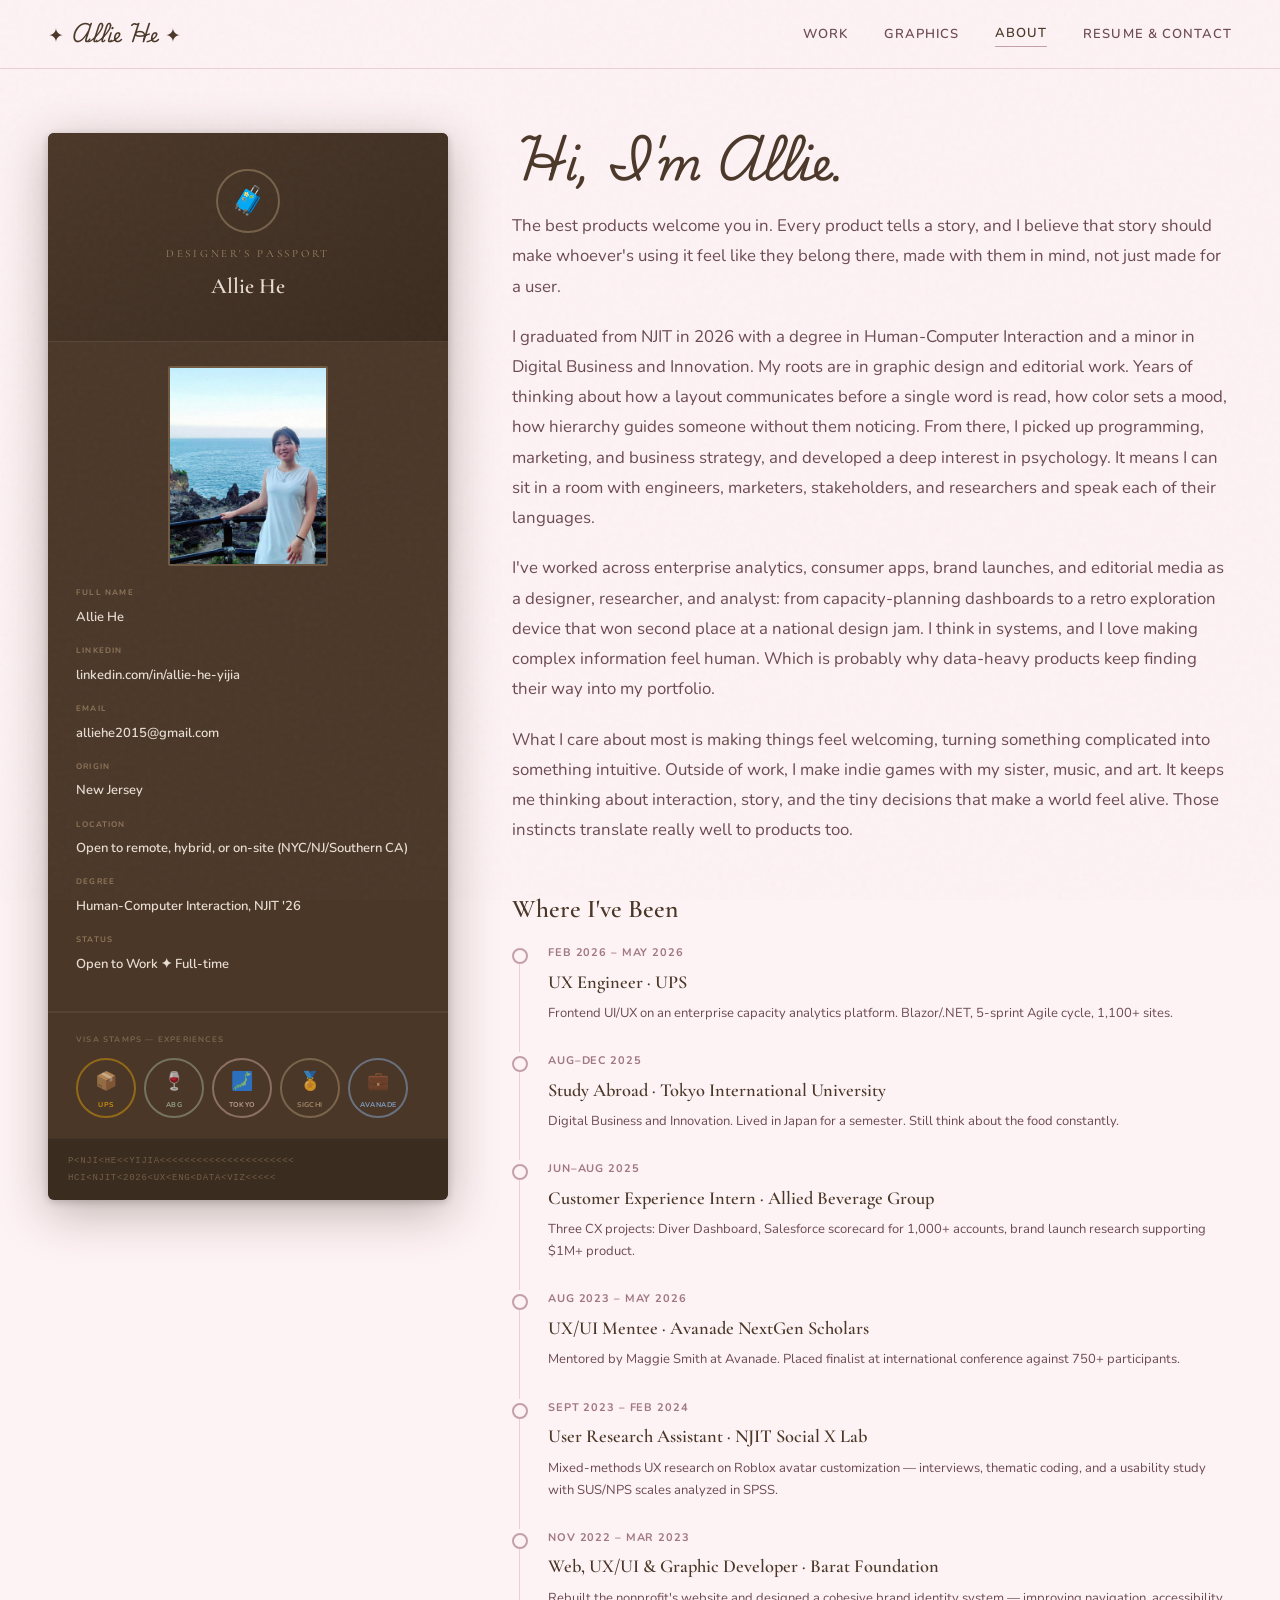
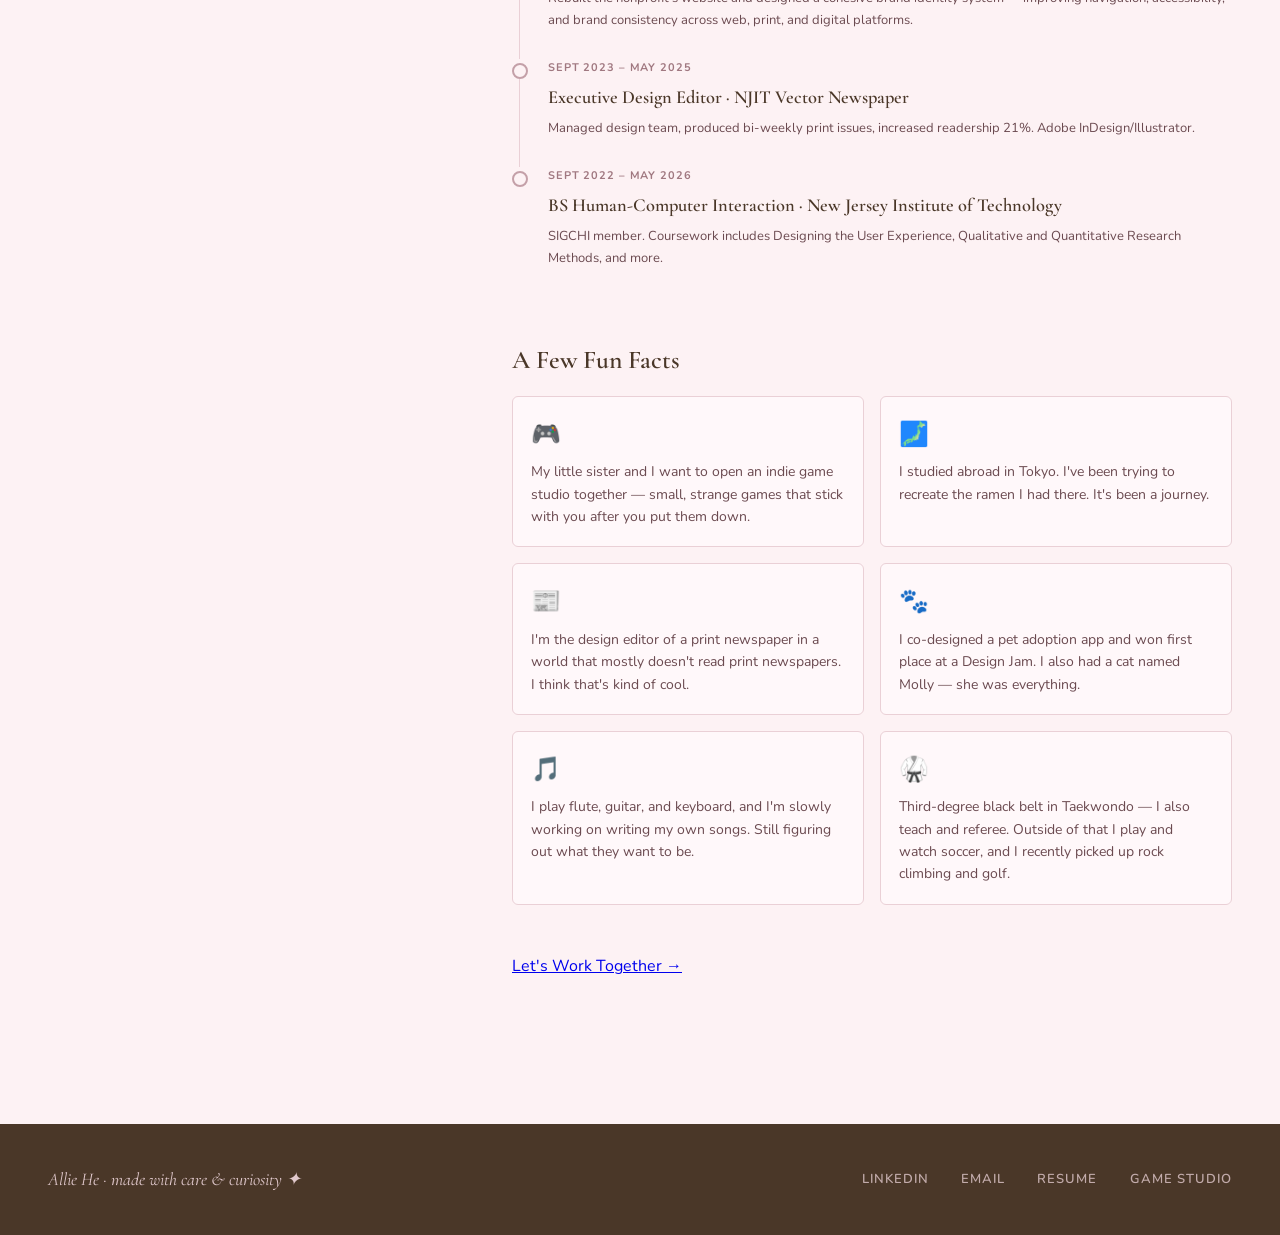
<file: about.html>
<!DOCTYPE html>
<html lang="en">
<head>
  <meta charset="UTF-8"/>
  <meta name="viewport" content="width=device-width, initial-scale=1.0"/>
  <title>About — Allie He</title>
  <link rel="preconnect" href="https://fonts.googleapis.com"/>
  <link rel="preconnect" href="https://fonts.gstatic.com" crossorigin/>
  <link href="https://fonts.googleapis.com/css2?family=Cormorant+Garamond:ital,wght@0,400;0,500;0,600;1,400;1,600&family=Nunito:wght@300;400;600;700&family=Playwrite+CA:wght@100..400&display=swap" rel="stylesheet"/>
  <link rel="stylesheet" href="style.css"/>
  <style>
    .about-layout {
      max-width: 1280px; margin: 0 auto; padding: 64px 48px;
      display: grid; grid-template-columns: 400px 1fr;
      gap: 64px; align-items: start;
    }

    /* PASSPORT */
    .passport {
      background: #4a3728;
      border-radius: 6px; overflow: hidden;
      box-shadow: 0 12px 48px rgba(74,55,40,0.35), 0 2px 8px rgba(0,0,0,0.2);
      position: sticky; top: 100px;
    }
    .passport-cover {
      background: linear-gradient(145deg, #4a3728, #3a2a1e);
      padding: 36px 28px;
      border-bottom: 1px solid rgba(255,255,255,0.08);
      text-align: center;
    }
    .passport-seal {
      width: 64px; height: 64px; border-radius: 50%;
      border: 2px solid rgba(196,168,130,0.4);
      display: flex; align-items: center; justify-content: center;
      font-size: 28px; margin: 0 auto 12px;
    }
    .passport-country {
      font-family: 'Cormorant Garamond', serif;
      font-size: 11px; letter-spacing: 0.25em;
      text-transform: uppercase; color: rgba(196,168,130,0.7);
      margin-bottom: 4px;
    }
    .passport-title {
      font-family: 'Cormorant Garamond', serif;
      font-size: 22px; font-weight: 600; color: #e8ddd3;
    }

    .passport-photo-section {
      padding: 24px 28px 20px;
      display: flex; flex-direction: column; align-items: center; gap: 20px;
      border-bottom: 1px solid rgba(255,255,255,0.06);
    }
    .passport-photo {
      width: 160px; height: 200px; object-fit: cover;
      border: 2px solid rgba(196,168,130,0.3);
      border-radius: 2px;
    }
    .passport-photo-placeholder {
      width: 160px; height: 200px;
      border: 2px solid rgba(196,168,130,0.3);
      border-radius: 2px;
      background: rgba(255,255,255,0.04);
      display: flex; align-items: center; justify-content: center;
      font-size: 32px;
    }
    .passport-info { width: 100%; }
    .passport-field { margin-bottom: 14px; }
    .passport-field label {
      display: block; font-size: 8px; font-weight: 700;
      letter-spacing: 0.15em; text-transform: uppercase;
      color: rgba(196,168,130,0.55); margin-bottom: 3px;
    }
    .passport-field span {
      font-size: 13px; color: #e8ddd3; font-weight: 600;
    }

    .mrz {
      background: rgba(0,0,0,0.2);
      padding: 14px 20px;
      font-family: 'Courier New', monospace;
      font-size: 9px; letter-spacing: 0.08em;
      color: rgba(196,168,130,0.4); line-height: 1.8;
      border-top: 1px solid rgba(255,255,255,0.04);
    }

    /* Visa stamps */
    .passport-stamps {
      padding: 20px 28px;
      border-top: 1px solid rgba(255,255,255,0.06);
    }
    .stamps-label {
      font-size: 8px; font-weight: 700; letter-spacing: 0.15em;
      text-transform: uppercase; color: rgba(196,168,130,0.4);
      margin-bottom: 12px;
    }
    .stamps-grid { display: flex; flex-wrap: wrap; gap: 8px; }
    .visa-stamp {
      border-radius: 50%;
      display: flex; flex-direction: column;
      align-items: center; justify-content: center;
      width: 60px; height: 60px;
      font-size: 18px; border: 2px solid;
      text-align: center;
    }
    .visa-stamp .stamp-text { font-size: 7px; font-weight: 700; letter-spacing: 0.05em; text-transform: uppercase; margin-top: 2px; }
    .stamp-ups { border-color: rgba(255,180,0,0.4); color: rgba(255,180,0,0.7); }
    .stamp-abg { border-color: rgba(181,205,176,0.4); color: rgba(181,205,176,0.7); }
    .stamp-japan { border-color: rgba(232,196,184,0.4); color: rgba(232,196,184,0.7); }
    .stamp-sigchi { border-color: rgba(196,168,130,0.4); color: rgba(196,168,130,0.7); }
    .stamp-avanade { border-color: rgba(150,200,255,0.4); color: rgba(150,200,255,0.7); }

    /* ABOUT CONTENT */
    .about-content {}
    .about-content h1 {
      font-family: "Playwrite CA", cursive;
      font-optical-sizing: auto;
      font-weight: 400;
      font-style: normal;
      font-size: clamp(1.8rem, 3.5vw, 2.8rem);
      margin-bottom: 24px;
    }
    .about-content > p {
      color: var(--ink); font-size: 1.05rem;
      line-height: 1.8; margin-bottom: 20px;
    }

    .about-section { margin-top: 48px; }
    .about-section h3 { margin-bottom: 20px; }

    .timeline { }
    .timeline-item {
      display: flex; gap: 20px;
      padding-bottom: 28px;
      position: relative;
    }
    .timeline-item::before {
      content: ''; position: absolute;
      left: 7px; top: 20px; bottom: 0;
      width: 1px; background: var(--linen);
    }
    .timeline-item:last-child::before { display: none; }
    .timeline-dot {
      width: 16px; height: 16px; border-radius: 50%;
      background: var(--parchment); border: 2px solid var(--camel);
      flex-shrink: 0; margin-top: 4px; position: relative; z-index: 1;
    }
    .timeline-content {}
    .timeline-date {
      font-size: 11px; font-weight: 700; letter-spacing: 0.08em;
      text-transform: uppercase; color: var(--muted); margin-bottom: 4px;
    }
    .timeline-title {
      font-family: 'Cormorant Garamond', serif;
      font-size: 1.15rem; font-weight: 600; margin-bottom: 4px;
    }
    .timeline-sub { font-size: 13px; color: var(--ink); }

    .fun-facts { display: grid; grid-template-columns: 1fr 1fr; gap: 16px; margin-top: 20px; }
    .fun-fact {
      background: var(--warm-white); border: 1px solid var(--linen);
      border-radius: 6px; padding: 18px; font-size: 14px; color: var(--ink);
      line-height: 1.6;
    }
    .fun-fact .icon { font-size: 24px; margin-bottom: 8px; display: block; }

    @media(max-width:800px) {
      .about-layout { grid-template-columns: 1fr; gap: 40px; padding: 40px 20px; }
      .passport { position: static; }
      .fun-facts { grid-template-columns: 1fr; }
    }
  </style>
</head>
<body>

<script src="nav.js"></script>

<div class="about-layout">

  <!-- PASSPORT (LEFT) -->
  <div class="passport">
    <div class="passport-cover">
      <div class="passport-seal">🧳</div>
      <p class="passport-country">Designer's Passport</p>
      <p class="passport-title">Allie He</p>
    </div>

    <div class="passport-photo-section">
      <img src="img/allie-photo.jpg" alt="Allie He" class="passport-photo" onerror="this.style.display='none'; this.nextElementSibling.style.display='flex'"/>
      <div class="passport-photo-placeholder" style="display:none;">✨</div>
      <div class="passport-info">
        <div class="passport-field"><label>Full Name</label><span>Allie He</span></div>
        <div class="passport-field"><label>LinkedIn</label><span>linkedin.com/in/allie-he-yijia</span></div>
        <div class="passport-field"><label>Email</label><span>alliehe2015@gmail.com</span></div>
        <div class="passport-field"><label>Origin</label><span>New Jersey</span></div>
        <div class="passport-field"><label>Location</label><span>Open to remote, hybrid, or on-site (NYC/NJ/Southern CA)</span></div>
        <div class="passport-field"><label>Degree</label><span>Human-Computer Interaction, NJIT '26</span></div>
        <div class="passport-field"><label>Status</label><span>Open to Work ✦ Full-time</span></div>
      </div>
    </div>

    <div class="passport-stamps">
      <p class="stamps-label">Visa Stamps — Experiences</p>
      <div class="stamps-grid">
        <div class="visa-stamp stamp-ups">📦<span class="stamp-text">UPS</span></div>
        <div class="visa-stamp stamp-abg">🍷<span class="stamp-text">ABG</span></div>
        <div class="visa-stamp stamp-japan">🗾<span class="stamp-text">Tokyo</span></div>
        <div class="visa-stamp stamp-sigchi">🏅<span class="stamp-text">SIGCHI</span></div>
        <div class="visa-stamp stamp-avanade">💼<span class="stamp-text">Avanade</span></div>
      </div>
    </div>

    <div class="mrz">
      P&lt;NJI&lt;HE&lt;&lt;YIJIA&lt;&lt;&lt;&lt;&lt;&lt;&lt;&lt;&lt;&lt;&lt;&lt;&lt;&lt;&lt;&lt;&lt;&lt;&lt;&lt;&lt;&lt;<br/>
      HCI&lt;NJIT&lt;2026&lt;UX&lt;ENG&lt;DATA&lt;VIZ&lt;&lt;&lt;&lt;&lt;
    </div>
  </div>

  <!-- CONTENT (RIGHT) -->
  <div class="about-content">
    <h1>Hi, I'm Allie.</h1>

    <p>The best products welcome you in. Every product tells a story, and I believe that story should make whoever's using it feel like they belong there, made with them in mind, not just made for a user.</p>

    <p>I graduated from NJIT in 2026 with a degree in Human-Computer Interaction and a minor in Digital Business and Innovation. My roots are in graphic design and editorial work. Years of thinking about how a layout communicates before a single word is read, how color sets a mood, how hierarchy guides someone without them noticing. From there, I picked up programming, marketing, and business strategy, and developed a deep interest in psychology. It means I can sit in a room with engineers, marketers, stakeholders, and researchers and speak each of their languages.</p>

    <p>I've worked across enterprise analytics, consumer apps, brand launches, and editorial media as a designer, researcher, and analyst: from capacity-planning dashboards to a retro exploration device that won second place at a national design jam. I think in systems, and I love making complex information feel human. Which is probably why data-heavy products keep finding their way into my portfolio.</p>

    <p>What I care about most is making things feel welcoming, turning something complicated into something intuitive. Outside of work, I make indie games with my sister, music, and art. It keeps me thinking about interaction, story, and the tiny decisions that make a world feel alive. Those instincts translate really well to products too.</p>

    <div class="about-section">
      <h3>Where I've Been</h3>
      <div class="timeline">
        <div class="timeline-item">
          <div class="timeline-dot"></div>
          <div class="timeline-content">
            <p class="timeline-date">Feb 2026 – May 2026</p>
            <p class="timeline-title">UX Engineer · UPS</p>
            <p class="timeline-sub">Frontend UI/UX on an enterprise capacity analytics platform. Blazor/.NET, 5-sprint Agile cycle, 1,100+ sites.</p>
          </div>
        </div>
        <div class="timeline-item">
          <div class="timeline-dot"></div>
          <div class="timeline-content">
            <p class="timeline-date">Aug–Dec 2025</p>
            <p class="timeline-title">Study Abroad · Tokyo International University</p>
            <p class="timeline-sub">Digital Business and Innovation. Lived in Japan for a semester. Still think about the food constantly.</p>
          </div>
        </div>
        <div class="timeline-item">
          <div class="timeline-dot"></div>
          <div class="timeline-content">
            <p class="timeline-date">Jun–Aug 2025</p>
            <p class="timeline-title">Customer Experience Intern · Allied Beverage Group</p>
            <p class="timeline-sub">Three CX projects: Diver Dashboard, Salesforce scorecard for 1,000+ accounts, brand launch research supporting $1M+ product.</p>
          </div>
        </div>
        <div class="timeline-item">
          <div class="timeline-dot"></div>
          <div class="timeline-content">
            <p class="timeline-date">Aug 2023 – May 2026</p>
            <p class="timeline-title">UX/UI Mentee · Avanade NextGen Scholars</p>
            <p class="timeline-sub">Mentored by Maggie Smith at Avanade. Placed finalist at international conference against 750+ participants.</p>
          </div>
        </div>
        <div class="timeline-item">
          <div class="timeline-dot"></div>
          <div class="timeline-content">
            <p class="timeline-date">Sept 2023 – Feb 2024</p>
            <p class="timeline-title">User Research Assistant · NJIT Social X Lab</p>
            <p class="timeline-sub">Mixed-methods UX research on Roblox avatar customization — interviews, thematic coding, and a usability study with SUS/NPS scales analyzed in SPSS.</p>
          </div>
        </div>
        <div class="timeline-item">
          <div class="timeline-dot"></div>
          <div class="timeline-content">
            <p class="timeline-date">Nov 2022 – Mar 2023</p>
            <p class="timeline-title">Web, UX/UI & Graphic Developer · Barat Foundation</p>
            <p class="timeline-sub">Rebuilt the nonprofit's website and designed a cohesive brand identity system — improving navigation, accessibility, and brand consistency across web, print, and digital platforms.</p>
          </div>
        </div>
        <div class="timeline-item">
          <div class="timeline-dot"></div>
          <div class="timeline-content">
            <p class="timeline-date">Sept 2023 – May 2025</p>
            <p class="timeline-title">Executive Design Editor · NJIT Vector Newspaper</p>
            <p class="timeline-sub">Managed design team, produced bi-weekly print issues, increased readership 21%. Adobe InDesign/Illustrator.</p>
          </div>
        </div>
        <div class="timeline-item">
          <div class="timeline-dot"></div>
          <div class="timeline-content">
            <p class="timeline-date">Sept 2022 – May 2026</p>
            <p class="timeline-title">BS Human-Computer Interaction · New Jersey Institute of Technology</p>
            <p class="timeline-sub">SIGCHI member. Coursework includes Designing the User Experience, Qualitative and Quantitative Research Methods, and more.</p>
          </div>
        </div>
      </div>
    </div>

    <div class="about-section">
      <h3>A Few Fun Facts</h3>
      <div class="fun-facts">
        <div class="fun-fact">
          <span class="icon">🎮</span>
          My little sister and I want to open an indie game studio together — small, strange games that stick with you after you put them down.
        </div>
        <div class="fun-fact">
          <span class="icon">🗾</span>
          I studied abroad in Tokyo. I've been trying to recreate the ramen I had there. It's been a journey.
        </div>
        <div class="fun-fact">
          <span class="icon">📰</span>
          I'm the design editor of a print newspaper in a world that mostly doesn't read print newspapers. I think that's kind of cool.
        </div>
        <div class="fun-fact">
          <span class="icon">🐾</span>
          I co-designed a pet adoption app and won first place at a Design Jam. I also had a cat named Molly — she was everything.
        </div>
        <div class="fun-fact">
          <span class="icon">🎵</span>
          I play flute, guitar, and keyboard, and I'm slowly working on writing my own songs. Still figuring out what they want to be.
        </div>
        <div class="fun-fact">
          <span class="icon">🥋</span>
          Third-degree black belt in Taekwondo — I also teach and referee. Outside of that I play and watch soccer, and I recently picked up rock climbing and golf.
        </div>
      </div>
    </div>

    <div class="about-section">
      <a href="contact.html" class="btn-primary" style="display:inline-block;">Let's Work Together →</a>
    </div>

  </div>
</div>

<footer class="footer">
  <div class="footer-left">Allie He · made with care &amp; curiosity ✦</div>
  <div class="footer-links">
    <a href="https://www.linkedin.com/in/allie-he-yijia/" target="_blank">LinkedIn</a>
    <a href="mailto:alliehe2015@gmail.com">Email</a>
    <a href="files/allie-he-resume.pdf" target="_blank">Resume</a>
    <a href="https://pufffish.itch.io" target="_blank">Game Studio</a>
  </div>
</footer>

</body>
</html>
</file>
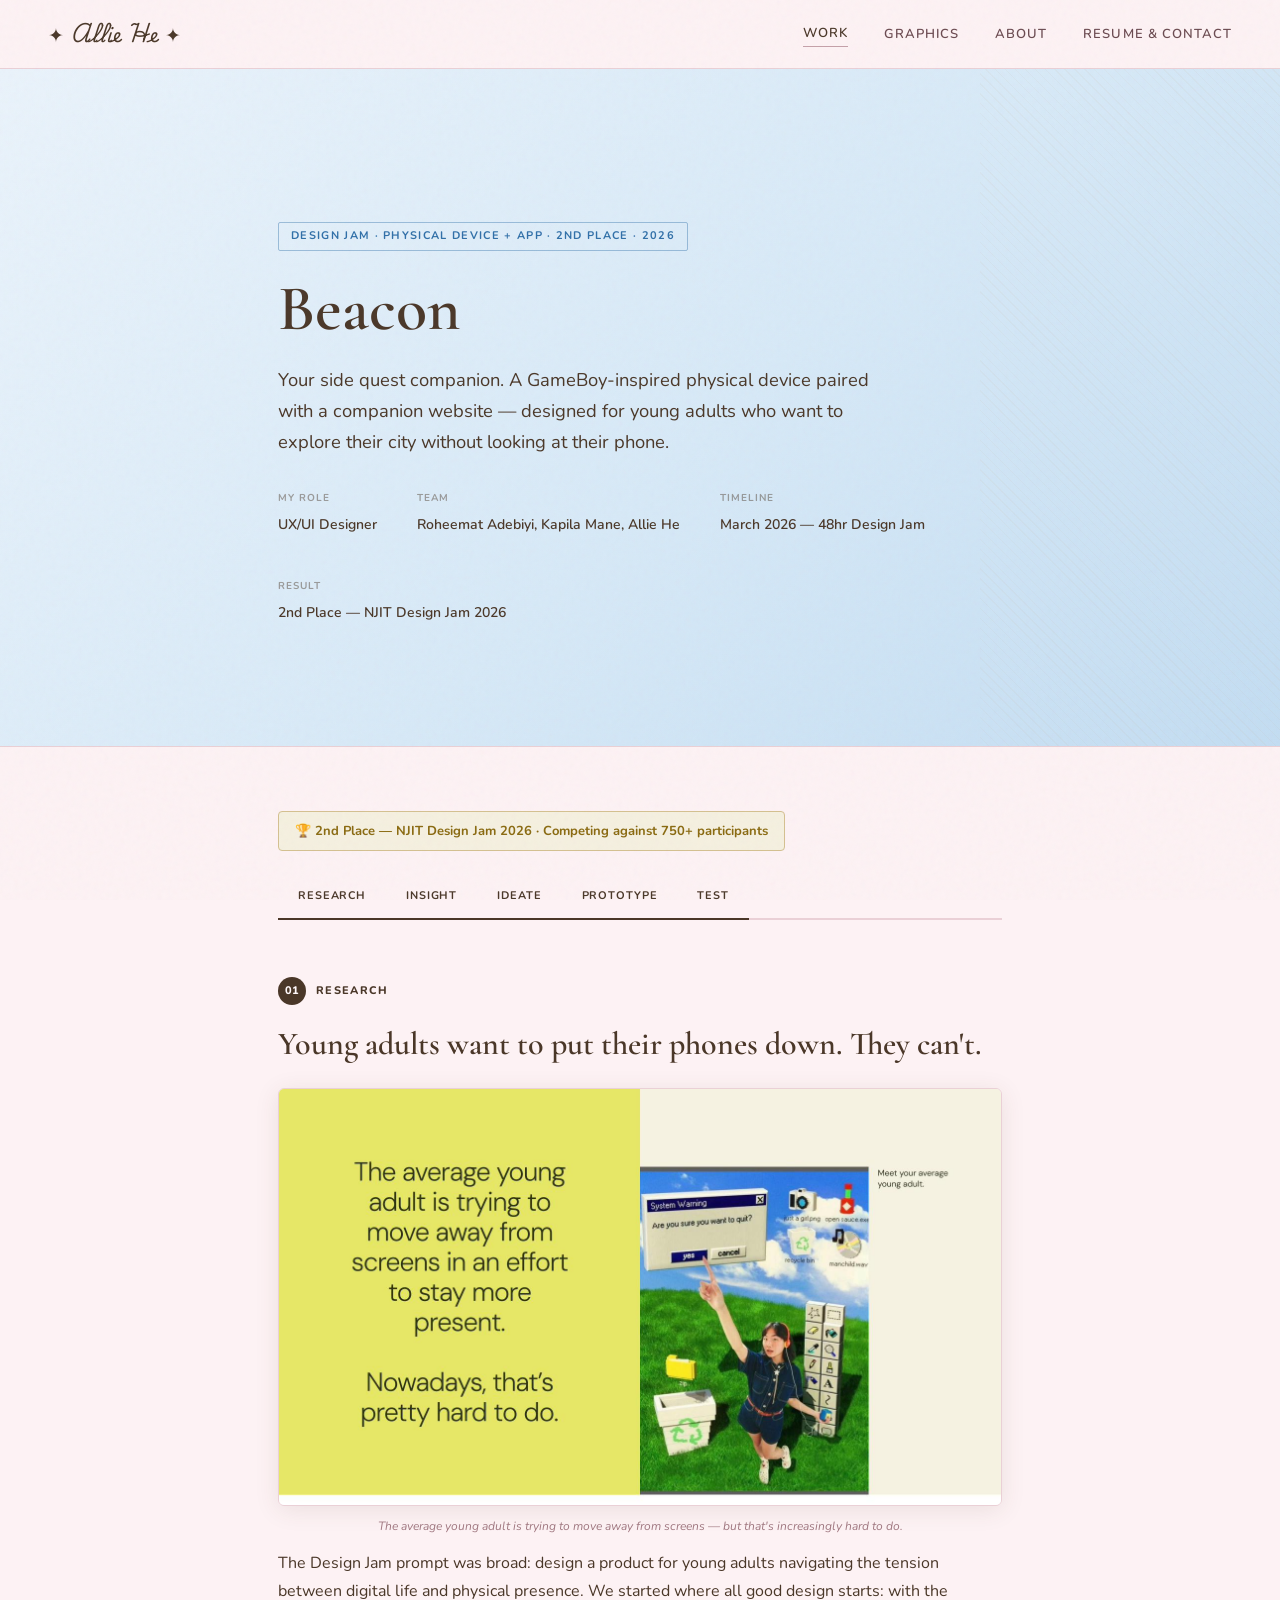
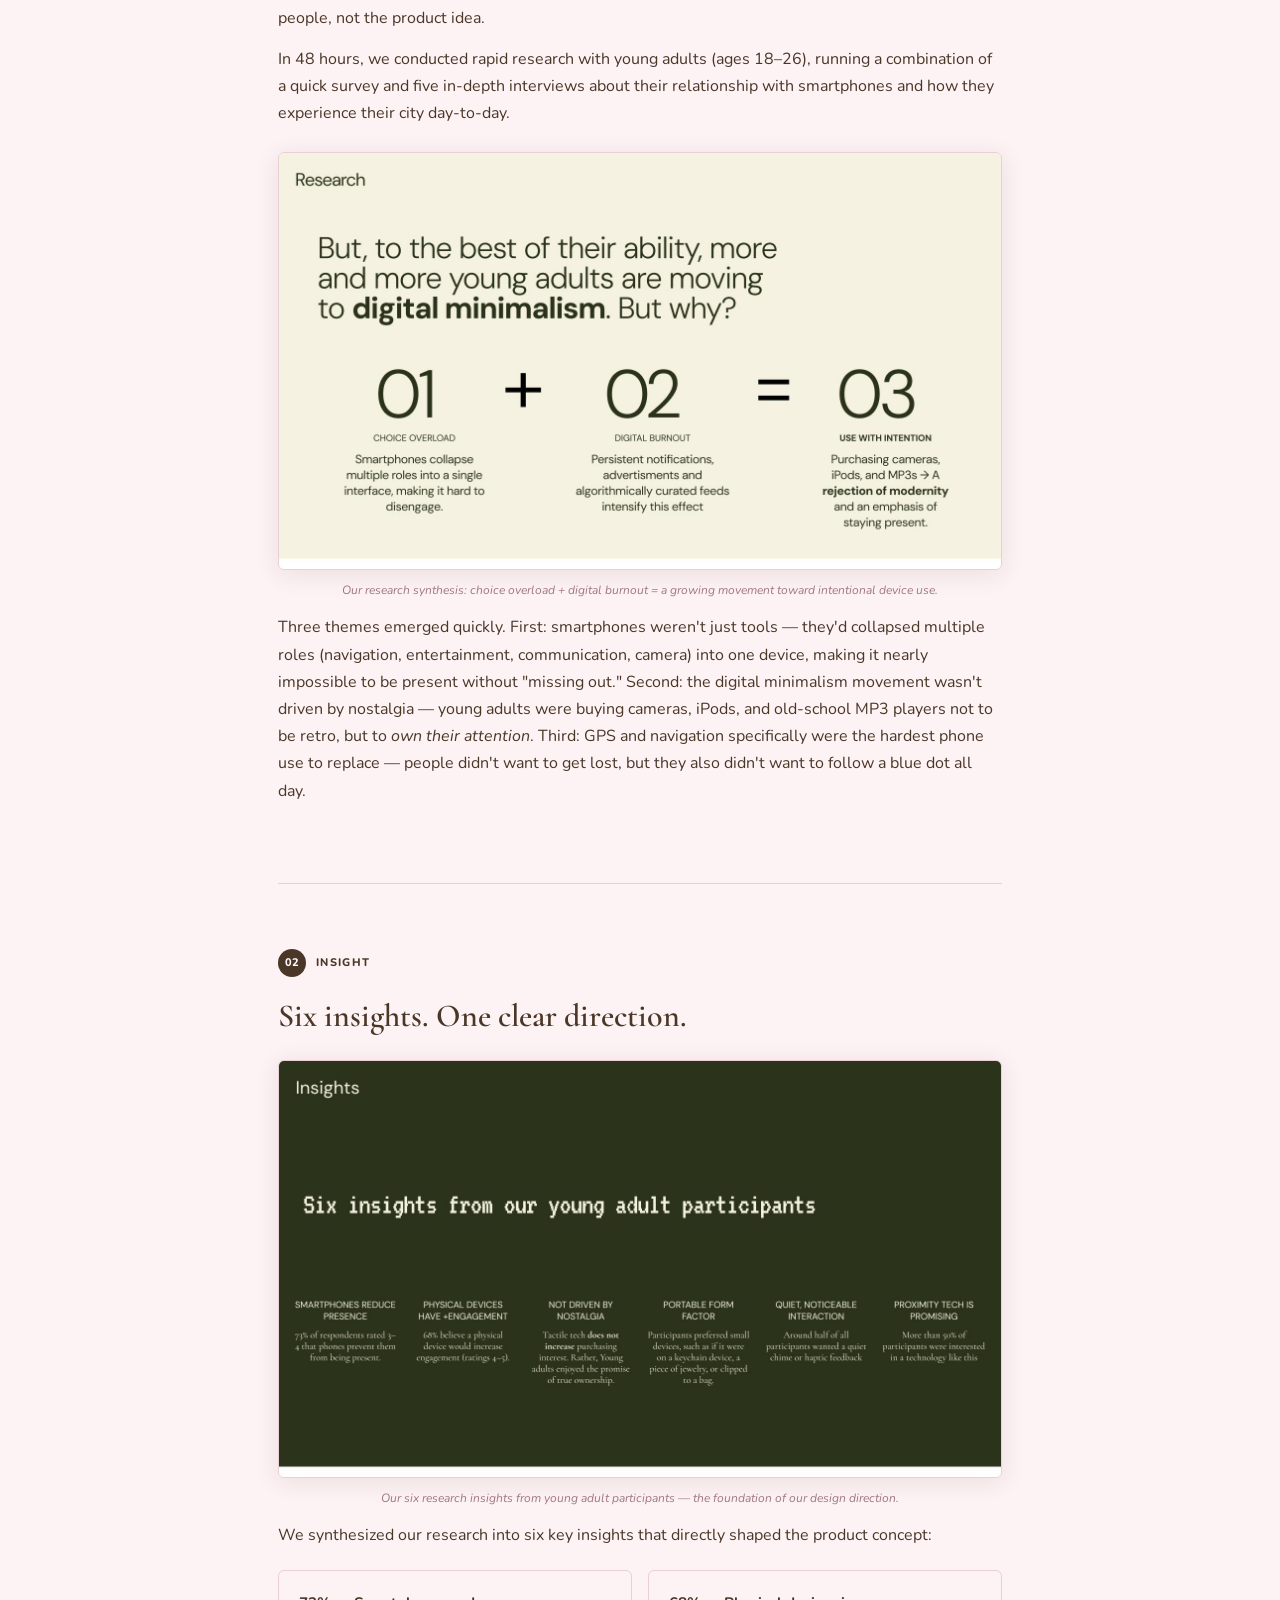
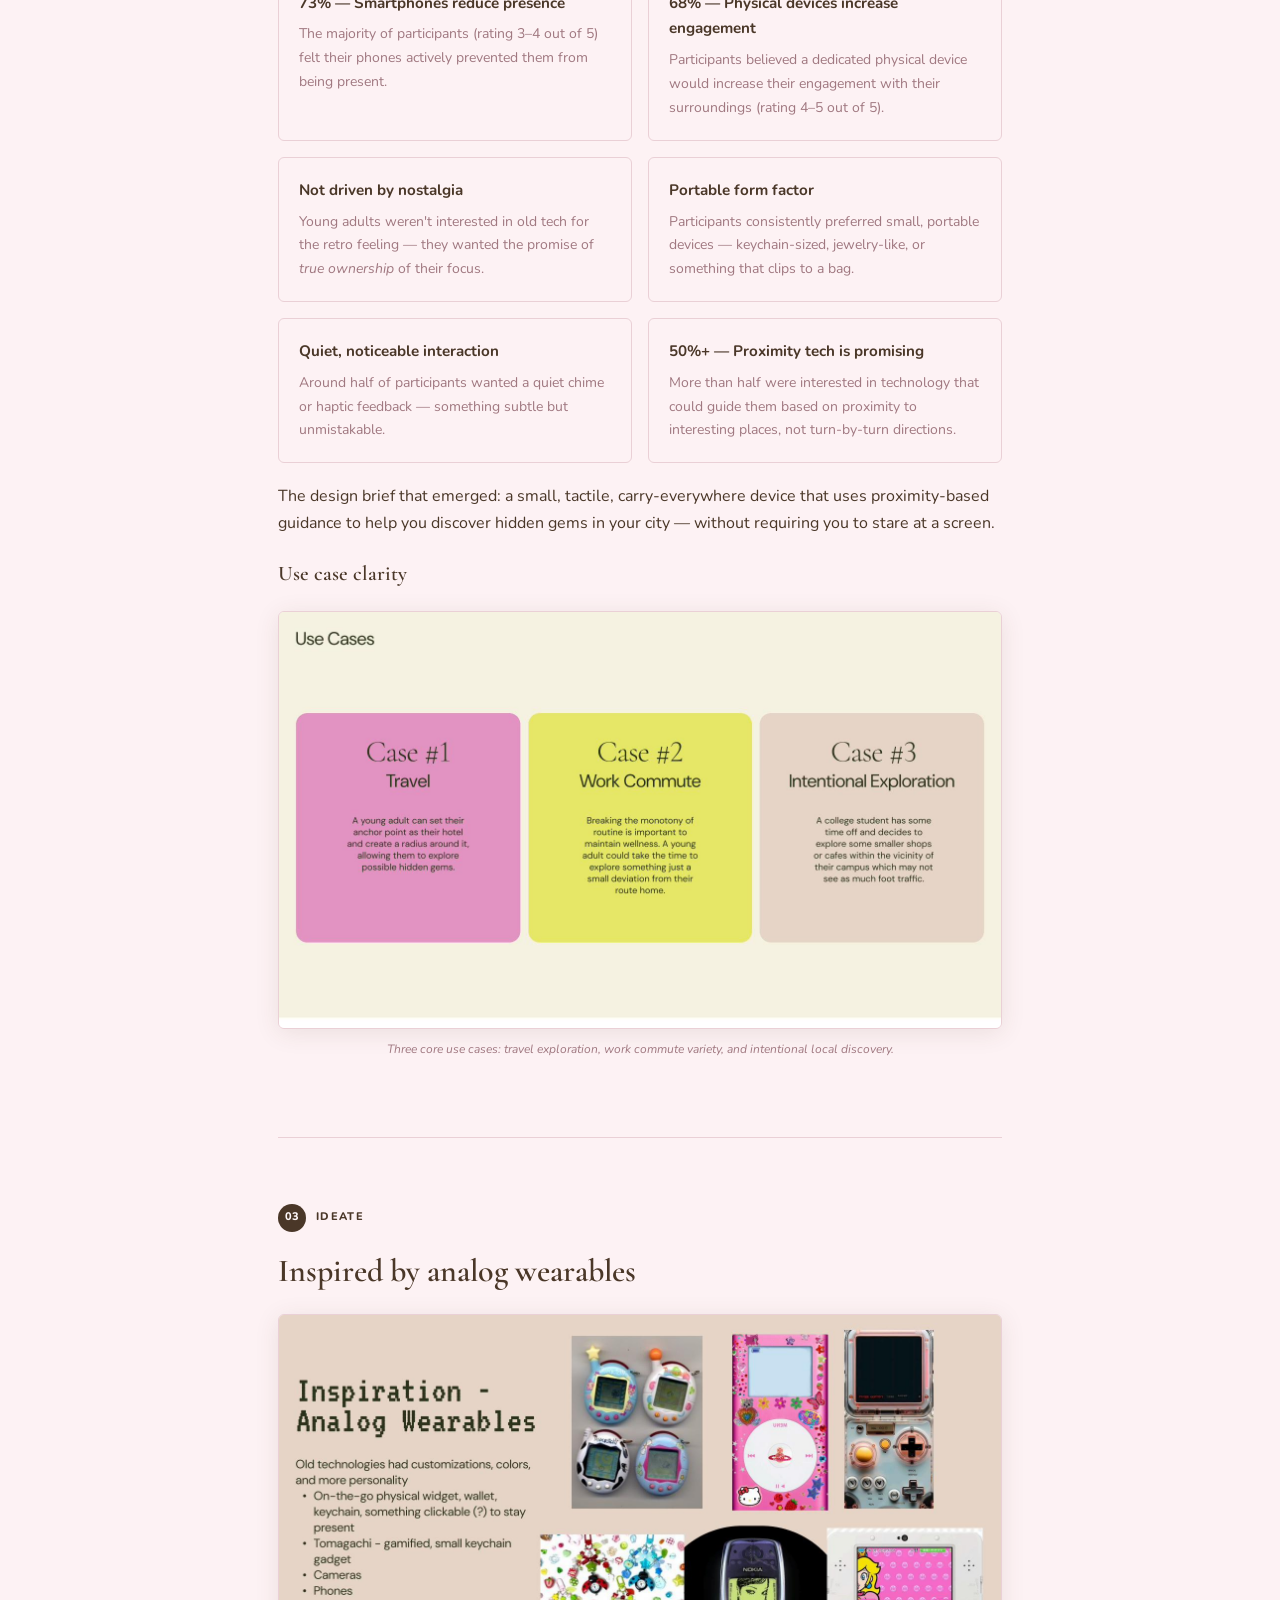
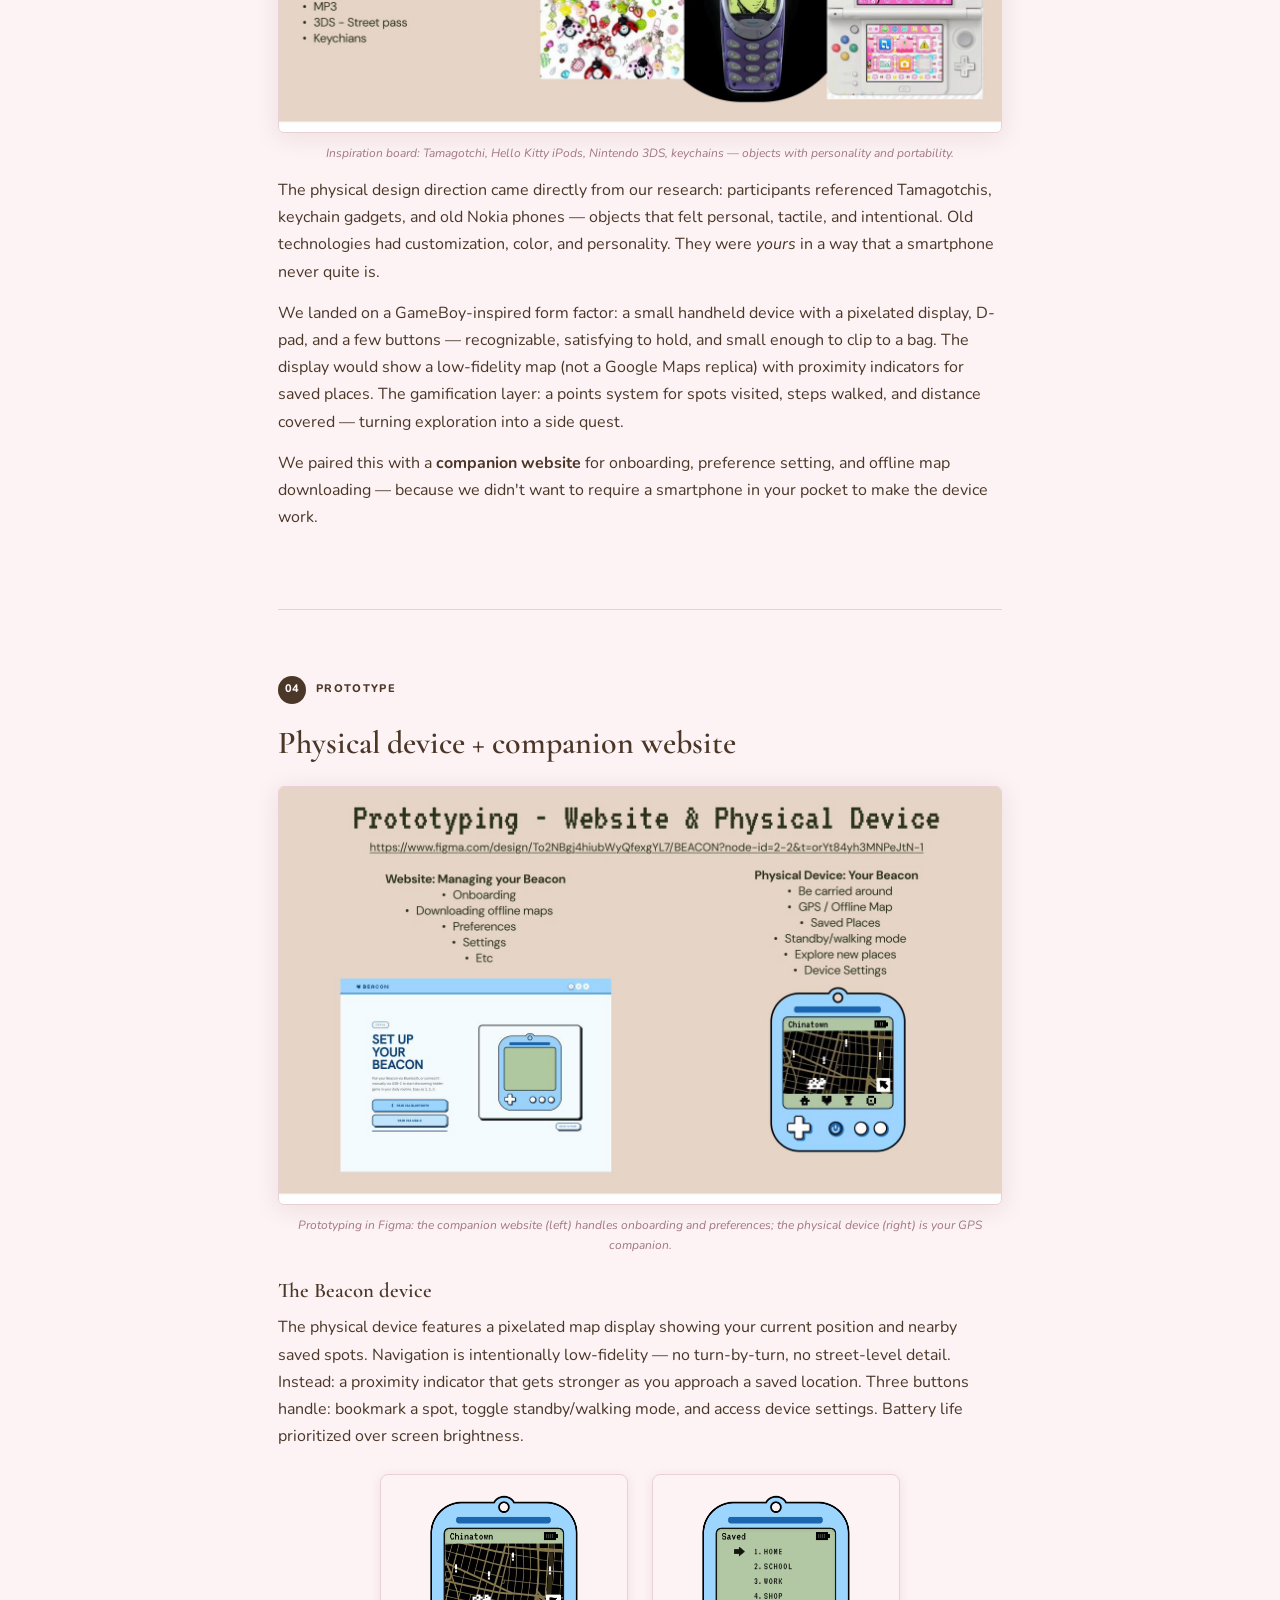
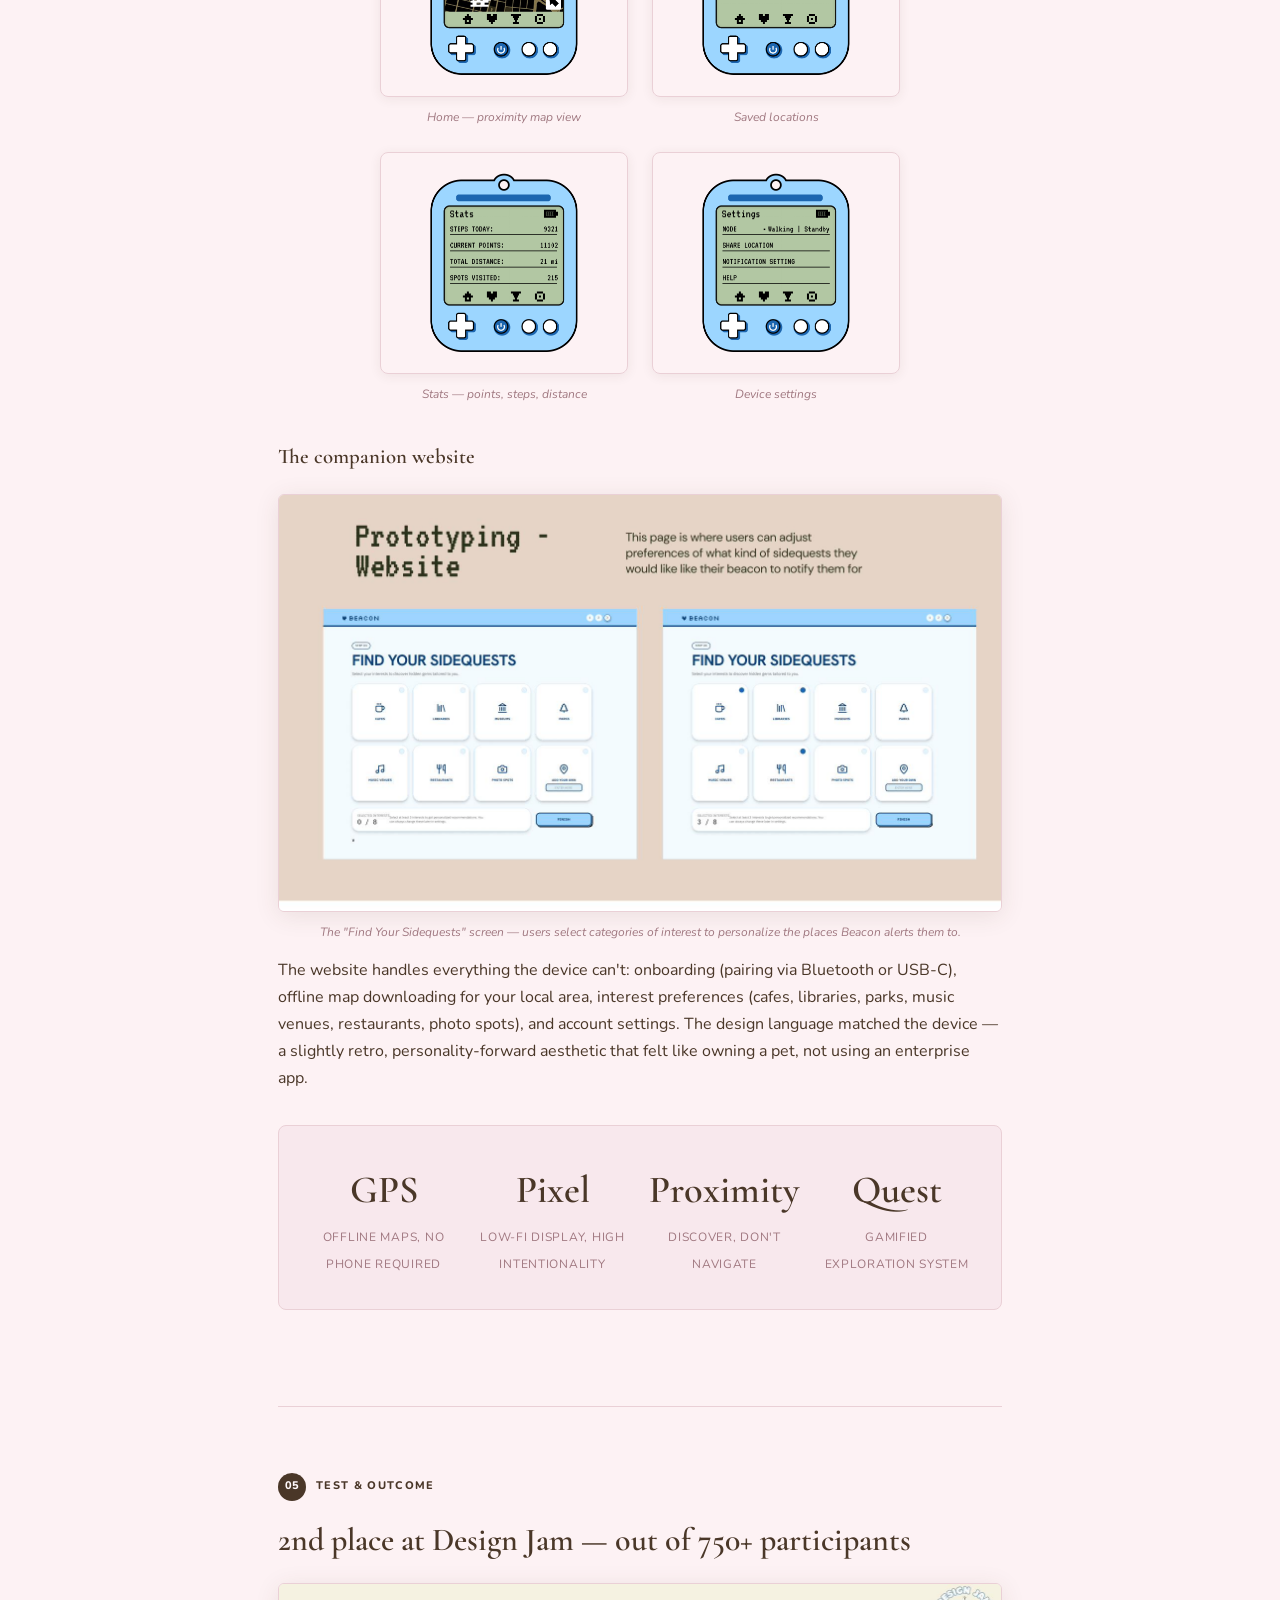
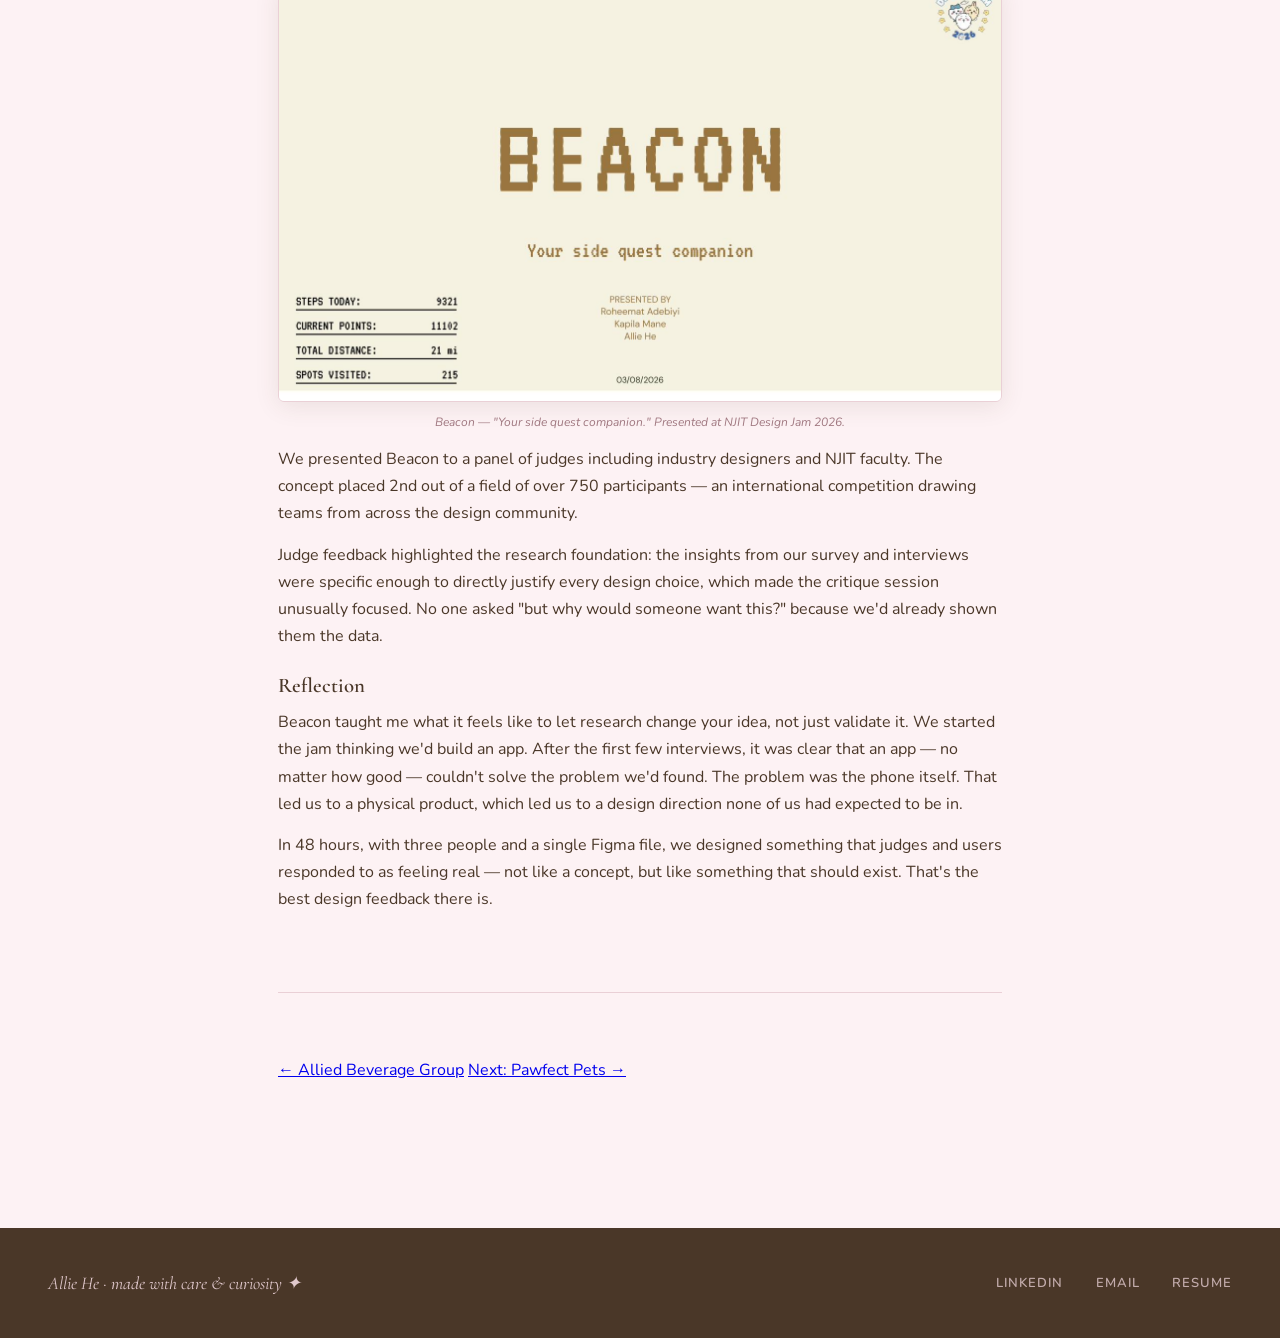
<file: beacon.html>
<!DOCTYPE html>
<html lang="en">
<head>
  <meta charset="UTF-8"/>
  <meta name="viewport" content="width=device-width, initial-scale=1.0"/>
  <title>Beacon — Allie He</title>
  <link rel="preconnect" href="https://fonts.googleapis.com"/>
  <link rel="preconnect" href="https://fonts.gstatic.com" crossorigin/>
  <link href="https://fonts.googleapis.com/css2?family=Cormorant+Garamond:ital,wght@0,400;0,500;0,600;1,400;1,600&family=Nunito:wght@300;400;600;700&family=Playwrite+CA:wght@100..400&display=swap" rel="stylesheet"/>
  <link rel="stylesheet" href="style.css"/>
  <style>
    .beacon-hero { background: linear-gradient(135deg, #eaf3fb 0%, #d7e9f7 55%, #c3ddf2 100%); }
    .beacon-hero-inner { max-width: 820px; margin: 0 auto; padding: 80px 48px 64px; }
    .beacon-hero h1, .beacon-hero .subtitle { color: var(--espresso); }
    .beacon-hero .cs-tag { border-color: rgba(47,111,168,0.4); color: #2f6fa8; }
    .beacon-hero .cs-meta-item label { color: rgba(74,55,40,0.45); }
    .beacon-hero .cs-meta-item span { color: var(--espresso); }

    .stat-inline {
      display: inline-flex; align-items: baseline; gap: 6px;
      font-family: 'Cormorant Garamond', serif;
      font-size: 1.8rem; font-weight: 600;
      color: var(--espresso); margin-right: 32px;
    }
    .stat-inline small {
      font-family: 'Nunito', sans-serif;
      font-size: 12px; font-weight: 700;
      color: var(--muted); letter-spacing: 0.06em;
      text-transform: uppercase;
    }
    .award-badge {
      display: inline-flex; align-items: center; gap: 8px;
      background: #f5f0e0; border: 1px solid #d4c090;
      color: #8a6a10; border-radius: 4px;
      padding: 8px 16px; font-size: 13px; font-weight: 700;
      margin-bottom: 24px;
    }

    @media (max-width: 680px) {
      .beacon-hero-inner { padding: 48px 20px 40px; }
    }
  </style>
</head>
<body>

<script src="nav.js"></script>

<!-- HERO -->
<div class="cs-hero beacon-hero">
  <div class="beacon-hero-inner">
    <span class="cs-tag">Design Jam · Physical Device + App · 2nd Place · 2026</span>
    <h1>Beacon</h1>
    <p class="subtitle">Your side quest companion. A GameBoy-inspired physical device paired with a companion website — designed for young adults who want to explore their city without looking at their phone.</p>
    <div class="cs-meta">
      <div class="cs-meta-item"><label>My Role</label><span>UX/UI Designer</span></div>
      <div class="cs-meta-item"><label>Team</label><span>Roheemat Adebiyi, Kapila Mane, Allie He</span></div>
      <div class="cs-meta-item"><label>Timeline</label><span>March 2026 — 48hr Design Jam</span></div>
      <div class="cs-meta-item"><label>Result</label><span>2nd Place — NJIT Design Jam 2026</span></div>
    </div>
  </div>
</div>

<!-- BODY -->
<div class="cs-body">

  <div class="award-badge">🏆 2nd Place — NJIT Design Jam 2026 · Competing against 750+ participants</div>

  <div class="process-steps">
    <div class="process-step active">Research</div>
    <div class="process-step active">Insight</div>
    <div class="process-step active">Ideate</div>
    <div class="process-step active">Prototype</div>
    <div class="process-step active">Test</div>
  </div>

  <!-- RESEARCH -->
  <div class="phase-block">
    <div class="phase-label">
      <div class="phase-num">01</div>
      <div class="phase-name">Research</div>
    </div>
    <h2>Young adults want to put their phones down. They can't.</h2>

    <img src="img/beacon-problem.jpg" alt="The problem: phones prevent presence" class="cs-image"/>
    <p class="cs-image-caption">The average young adult is trying to move away from screens — but that's increasingly hard to do.</p>

    <p>The Design Jam prompt was broad: design a product for young adults navigating the tension between digital life and physical presence. We started where all good design starts: with the people, not the product idea.</p>
    <p>In 48 hours, we conducted rapid research with young adults (ages 18–26), running a combination of a quick survey and five in-depth interviews about their relationship with smartphones and how they experience their city day-to-day.</p>

    <img src="img/beacon-research.jpg" alt="Research findings on digital minimalism" class="cs-image"/>
    <p class="cs-image-caption">Our research synthesis: choice overload + digital burnout = a growing movement toward intentional device use.</p>

    <p>Three themes emerged quickly. First: smartphones weren't just tools — they'd collapsed multiple roles (navigation, entertainment, communication, camera) into one device, making it nearly impossible to be present without "missing out." Second: the digital minimalism movement wasn't driven by nostalgia — young adults were buying cameras, iPods, and old-school MP3 players not to be retro, but to <em>own their attention</em>. Third: GPS and navigation specifically were the hardest phone use to replace — people didn't want to get lost, but they also didn't want to follow a blue dot all day.</p>
  </div>

  <!-- INSIGHT -->
  <div class="phase-block">
    <div class="phase-label">
      <div class="phase-num">02</div>
      <div class="phase-name">Insight</div>
    </div>
    <h2>Six insights. One clear direction.</h2>

    <img src="img/beacon-insights.jpg" alt="Six insights from research" class="cs-image"/>
    <p class="cs-image-caption">Our six research insights from young adult participants — the foundation of our design direction.</p>

    <p>We synthesized our research into six key insights that directly shaped the product concept:</p>

    <div class="insight-row">
      <div class="insight-card">
        <h4>73% — Smartphones reduce presence</h4>
        <p>The majority of participants (rating 3–4 out of 5) felt their phones actively prevented them from being present.</p>
      </div>
      <div class="insight-card">
        <h4>68% — Physical devices increase engagement</h4>
        <p>Participants believed a dedicated physical device would increase their engagement with their surroundings (rating 4–5 out of 5).</p>
      </div>
      <div class="insight-card">
        <h4>Not driven by nostalgia</h4>
        <p>Young adults weren't interested in old tech for the retro feeling — they wanted the promise of <em>true ownership</em> of their focus.</p>
      </div>
      <div class="insight-card">
        <h4>Portable form factor</h4>
        <p>Participants consistently preferred small, portable devices — keychain-sized, jewelry-like, or something that clips to a bag.</p>
      </div>
      <div class="insight-card">
        <h4>Quiet, noticeable interaction</h4>
        <p>Around half of participants wanted a quiet chime or haptic feedback — something subtle but unmistakable.</p>
      </div>
      <div class="insight-card">
        <h4>50%+ — Proximity tech is promising</h4>
        <p>More than half were interested in technology that could guide them based on proximity to interesting places, not turn-by-turn directions.</p>
      </div>
    </div>

    <p>The design brief that emerged: a small, tactile, carry-everywhere device that uses proximity-based guidance to help you discover hidden gems in your city — without requiring you to stare at a screen.</p>

    <h3>Use case clarity</h3>
    <img src="img/beacon-usecases.jpg" alt="Three use cases for Beacon" class="cs-image"/>
    <p class="cs-image-caption">Three core use cases: travel exploration, work commute variety, and intentional local discovery.</p>
  </div>

  <!-- IDEATE -->
  <div class="phase-block">
    <div class="phase-label">
      <div class="phase-num">03</div>
      <div class="phase-name">Ideate</div>
    </div>
    <h2>Inspired by analog wearables</h2>

    <img src="img/beacon-inspiration.jpg" alt="Inspiration from analog wearables" class="cs-image"/>
    <p class="cs-image-caption">Inspiration board: Tamagotchi, Hello Kitty iPods, Nintendo 3DS, keychains — objects with personality and portability.</p>

    <p>The physical design direction came directly from our research: participants referenced Tamagotchis, keychain gadgets, and old Nokia phones — objects that felt personal, tactile, and intentional. Old technologies had customization, color, and personality. They were <em>yours</em> in a way that a smartphone never quite is.</p>

    <p>We landed on a GameBoy-inspired form factor: a small handheld device with a pixelated display, D-pad, and a few buttons — recognizable, satisfying to hold, and small enough to clip to a bag. The display would show a low-fidelity map (not a Google Maps replica) with proximity indicators for saved places. The gamification layer: a points system for spots visited, steps walked, and distance covered — turning exploration into a side quest.</p>

    <p>We paired this with a <strong>companion website</strong> for onboarding, preference setting, and offline map downloading — because we didn't want to require a smartphone in your pocket to make the device work.</p>
  </div>

  <!-- PROTOTYPE -->
  <div class="phase-block">
    <div class="phase-label">
      <div class="phase-num">04</div>
      <div class="phase-name">Prototype</div>
    </div>
    <h2>Physical device + companion website</h2>

    <img src="img/beacon-prototype.jpg" alt="Beacon physical device and website prototype" class="cs-image"/>
    <p class="cs-image-caption">Prototyping in Figma: the companion website (left) handles onboarding and preferences; the physical device (right) is your GPS companion.</p>

    <h3>The Beacon device</h3>
    <p>The physical device features a pixelated map display showing your current position and nearby saved spots. Navigation is intentionally low-fidelity — no turn-by-turn, no street-level detail. Instead: a proximity indicator that gets stronger as you approach a saved location. Three buttons handle: bookmark a spot, toggle standby/walking mode, and access device settings. Battery life prioritized over screen brightness.</p>

    <div class="device-grid">
      <figure>
        <img src="img/Beacon-home.png" alt="Beacon device home screen" />
        <figcaption>Home — proximity map view</figcaption>
      </figure>
      <figure>
        <img src="img/beacon-save-locations.png" alt="Beacon device save locations screen" />
        <figcaption>Saved locations</figcaption>
      </figure>
      <figure>
        <img src="img/beacon-stats.png" alt="Beacon device stats screen" />
        <figcaption>Stats — points, steps, distance</figcaption>
      </figure>
      <figure>
        <img src="img/beacon-settings.png" alt="Beacon device settings screen" />
        <figcaption>Device settings</figcaption>
      </figure>
    </div>

    <h3>The companion website</h3>
    <img src="img/beacon-website.jpg" alt="Beacon companion website screens" class="cs-image"/>
    <p class="cs-image-caption">The "Find Your Sidequests" screen — users select categories of interest to personalize the places Beacon alerts them to.</p>

    <p>The website handles everything the device can't: onboarding (pairing via Bluetooth or USB-C), offline map downloading for your local area, interest preferences (cafes, libraries, parks, music venues, restaurants, photo spots), and account settings. The design language matched the device — a slightly retro, personality-forward aesthetic that felt like owning a pet, not using an enterprise app.</p>

    <div class="cs-stats cs-stats-4">
      <div class="cs-stat">
        <span class="num">GPS</span>
        <span class="label">Offline maps, no phone required</span>
      </div>
      <div class="cs-stat">
        <span class="num">Pixel</span>
        <span class="label">Low-fi display, high intentionality</span>
      </div>
      <div class="cs-stat">
        <span class="num">Proximity</span>
        <span class="label">Discover, don't navigate</span>
      </div>
      <div class="cs-stat">
        <span class="num">Quest</span>
        <span class="label">Gamified exploration system</span>
      </div>
    </div>
  </div>

  <!-- TEST / OUTCOME -->
  <div class="phase-block">
    <div class="phase-label">
      <div class="phase-num">05</div>
      <div class="phase-name">Test & Outcome</div>
    </div>
    <h2>2nd place at Design Jam — out of 750+ participants</h2>

    <img src="img/beacon-title.jpg" alt="Beacon presentation title slide" class="cs-image"/>
    <p class="cs-image-caption">Beacon — "Your side quest companion." Presented at NJIT Design Jam 2026.</p>

    <p>We presented Beacon to a panel of judges including industry designers and NJIT faculty. The concept placed 2nd out of a field of over 750 participants — an international competition drawing teams from across the design community.</p>
    <p>Judge feedback highlighted the research foundation: the insights from our survey and interviews were specific enough to directly justify every design choice, which made the critique session unusually focused. No one asked "but why would someone want this?" because we'd already shown them the data.</p>

    <h3>Reflection</h3>
    <p>Beacon taught me what it feels like to let research change your idea, not just validate it. We started the jam thinking we'd build an app. After the first few interviews, it was clear that an app — no matter how good — couldn't solve the problem we'd found. The problem was the phone itself. That led us to a physical product, which led us to a design direction none of us had expected to be in.</p>
    <p>In 48 hours, with three people and a single Figma file, we designed something that judges and users responded to as feeling real — not like a concept, but like something that should exist. That's the best design feedback there is.</p>
  </div>

  <div class="page-nav">
    <a href="abg.html">← Allied Beverage Group</a>
    <a href="pawfect.html">Next: Pawfect Pets →</a>
  </div>

</div>

<footer class="footer">
  <div class="footer-left">Allie He · made with care &amp; curiosity ✦</div>
  <div class="footer-links">
    <a href="https://www.linkedin.com/in/allie-he-yijia/" target="_blank">LinkedIn</a>
    <a href="mailto:alliehe2015@gmail.com">Email</a>
    <a href="files/allie-he-resume.pdf" target="_blank">Resume</a>
  </div>
</footer>

</body>
</html>
</file>
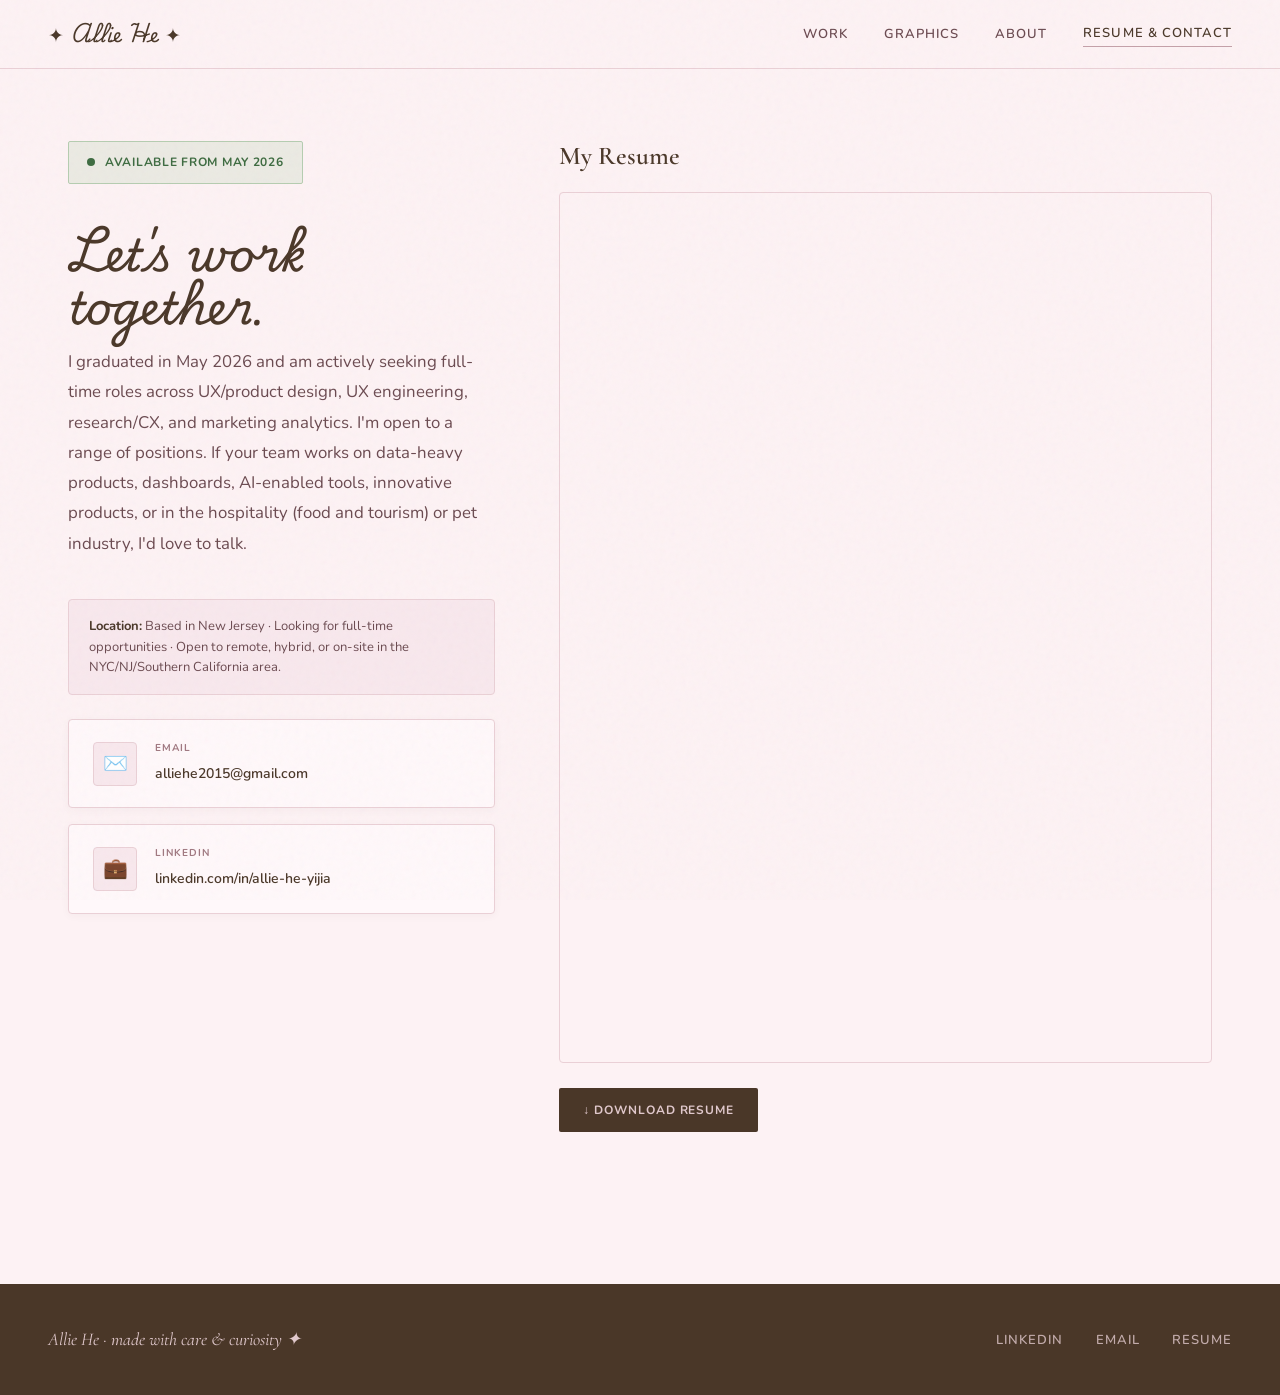
<file: contact.html>
<!DOCTYPE html>
<html lang="en">
<head>
  <meta charset="UTF-8"/>
  <meta name="viewport" content="width=device-width, initial-scale=1.0"/>
  <title>Contact — Allie He</title>
  <link rel="preconnect" href="https://fonts.googleapis.com"/>
  <link rel="preconnect" href="https://fonts.gstatic.com" crossorigin/>
  <link href="https://fonts.googleapis.com/css2?family=Cormorant+Garamond:ital,wght@0,400;0,500;0,600;1,400;1,600&family=Nunito:wght@300;400;600;700&family=Playwrite+CA:wght@100..400&display=swap" rel="stylesheet"/>
  <link rel="stylesheet" href="style.css"/>
  <style>
    .contact-layout {
      max-width: 1240px; margin: 0 auto;
      padding: 72px 48px;
      display: grid; grid-template-columns: 0.85fr 1.3fr;
      gap: 64px; align-items: start;
    }

    .contact-left h1 {
      font-family: "Playwrite CA", cursive;
      font-optical-sizing: auto;
      font-weight: 400;
      font-style: normal;
      font-size: clamp(1.8rem, 3.5vw, 2.8rem);
      margin-bottom: 16px;
    }
    .contact-left .subtitle { color: var(--ink); line-height: 1.8; margin-bottom: 40px; font-size: 1.05rem; }

    .availability-badge {
      display: inline-flex; align-items: center; gap: 10px;
      background: rgba(181,205,176,0.25); border: 1px solid var(--sage);
      border-radius: 2px; padding: 10px 18px; margin-bottom: 40px;
    }
    .availability-dot {
      width: 8px; height: 8px; border-radius: 50%;
      background: var(--sage-deep);
      animation: pulse 2s infinite;
    }
    @keyframes pulse {
      0%,100% { opacity: 1; }
      50% { opacity: 0.4; }
    }
    .availability-badge span {
      font-size: 12px; font-weight: 700; letter-spacing: 0.06em;
      text-transform: uppercase; color: var(--sage-deep);
    }

    .contact-cards { display: flex; flex-direction: column; gap: 16px; margin-top: 24px; }
    .contact-card {
      display: flex; align-items: center; gap: 18px;
      padding: 20px 24px; background: var(--warm-white);
      border: 1px solid var(--linen); border-radius: 4px;
      text-decoration: none; color: inherit;
      transition: transform 0.2s, box-shadow 0.2s;
      box-shadow: 0 2px 8px rgba(74,55,40,0.04);
    }
    .contact-card:hover {
      transform: translateX(4px);
      box-shadow: 0 4px 16px rgba(74,55,40,0.1);
    }
    .contact-icon {
      width: 44px; height: 44px; border-radius: 4px;
      background: var(--parchment2); border: 1px solid var(--linen);
      display: flex; align-items: center; justify-content: center;
      font-size: 20px; flex-shrink: 0;
    }
    .contact-info label {
      display: block; font-size: 10px; font-weight: 700;
      letter-spacing: 0.1em; text-transform: uppercase;
      color: var(--muted); margin-bottom: 3px;
    }
    .contact-info span { font-size: 14px; font-weight: 600; color: var(--espresso); }

    /* Resume side */
    .contact-left, .resume-section { min-width: 0; }
    .resume-section h3 { margin-bottom: 20px; }
    .resume-embed-placeholder {
      width: 100%; aspect-ratio: 3/4;
      background: var(--parchment2); border: 1px solid var(--linen);
      border-radius: 4px; display: flex; flex-direction: column;
      align-items: center; justify-content: center; gap: 12px;
      color: var(--muted);
    }
    .resume-embed-placeholder .icon { font-size: 40px; }
    .resume-embed-placeholder p { font-size: 14px; color: var(--muted); }
    .resume-iframe { width: 100%; aspect-ratio: 3/4; border: 1px solid var(--linen); border-radius: 4px; }
    .resume-download {
      display: inline-flex; align-items: center; gap: 8px;
      margin-top: 16px; padding: 12px 24px;
      background: var(--espresso); color: var(--camel-light);
      text-decoration: none; font-size: 12px; font-weight: 700;
      letter-spacing: 0.08em; text-transform: uppercase;
      border-radius: 2px; transition: background 0.2s;
    }
    .resume-download:hover { background: #5a4535; }

    .location-note {
      margin-top: 32px; padding: 16px 20px;
      background: var(--parchment2); border: 1px solid var(--linen);
      border-radius: 4px; font-size: 13px; color: var(--ink);
      line-height: 1.6;
    }
    .location-note strong { color: var(--espresso); }

    @media(max-width:700px) {
      .contact-layout { grid-template-columns: 1fr; gap: 48px; padding: 48px 20px; }
    }
  </style>
</head>
<body>

<script src="nav.js"></script>

<div class="contact-layout">

  <!-- LEFT: CONTACT INFO -->
  <div class="contact-left">
    <div class="availability-badge">
      <div class="availability-dot"></div>
      <span>Available from May 2026</span>
    </div>

    <h1>Let's work together.</h1>
    <p class="subtitle">
      I graduated in May 2026 and am actively seeking full-time roles across UX/product design, UX engineering, research/CX, and marketing analytics. I'm open to a range of positions. If your team works on data-heavy products, dashboards, AI-enabled tools, innovative products, or in the hospitality (food and tourism) or pet industry, I'd love to talk.
    </p>

    <div class="location-note">
      <strong>Location:</strong> Based in New Jersey · Looking for full-time opportunities · Open to remote, hybrid, or on-site in the NYC/NJ/Southern California area.
    </div>

    <div class="contact-cards">
      <a href="mailto:alliehe2015@gmail.com" class="contact-card">
        <div class="contact-icon">✉️</div>
        <div class="contact-info">
          <label>Email</label>
          <span>alliehe2015@gmail.com</span>
        </div>
      </a>
      <a href="https://www.linkedin.com/in/allie-he-yijia/" target="_blank" class="contact-card">
        <div class="contact-icon">💼</div>
        <div class="contact-info">
          <label>LinkedIn</label>
          <span>linkedin.com/in/allie-he-yijia</span>
        </div>
      </a>
    </div>
  </div>

  <!-- RIGHT: RESUME -->
  <div class="resume-section">
    <h3>My Resume</h3>

    <!-- Uncomment one of the below when you're ready to embed your resume -->
    <!-- Option A: Local PDF -->
    <iframe src="img/resume-w.pdf" class="resume-iframe" title="Allie He Resume">
      <div class="resume-embed-placeholder">
        <span class="icon">📄</span>
        <p>Resume preview not available in this browser.</p>
      </div>
    </iframe>

    <!-- Option B: Google Drive embed (replace YOUR_FILE_ID with actual ID)
    <iframe
      src="https://drive.google.com/file/d/YOUR_FILE_ID/preview"
      class="resume-iframe"
      title="Allie He Resume"
    ></iframe>
    -->

    <a href="files/allie_he_newest_resume.pdf" download class="resume-download">
      ↓ Download Resume
    </a>
  </div>

</div>

<footer class="footer">
  <div class="footer-left">Allie He · made with care &amp; curiosity ✦</div>
  <div class="footer-links">
    <a href="https://www.linkedin.com/in/allie-he-yijia/" target="_blank">LinkedIn</a>
    <a href="mailto:alliehe2015@gmail.com">Email</a>
    <a href="files/allie-he-resume.pdf" target="_blank">Resume</a>
  </div>
</footer>

</body>
</html>
</file>
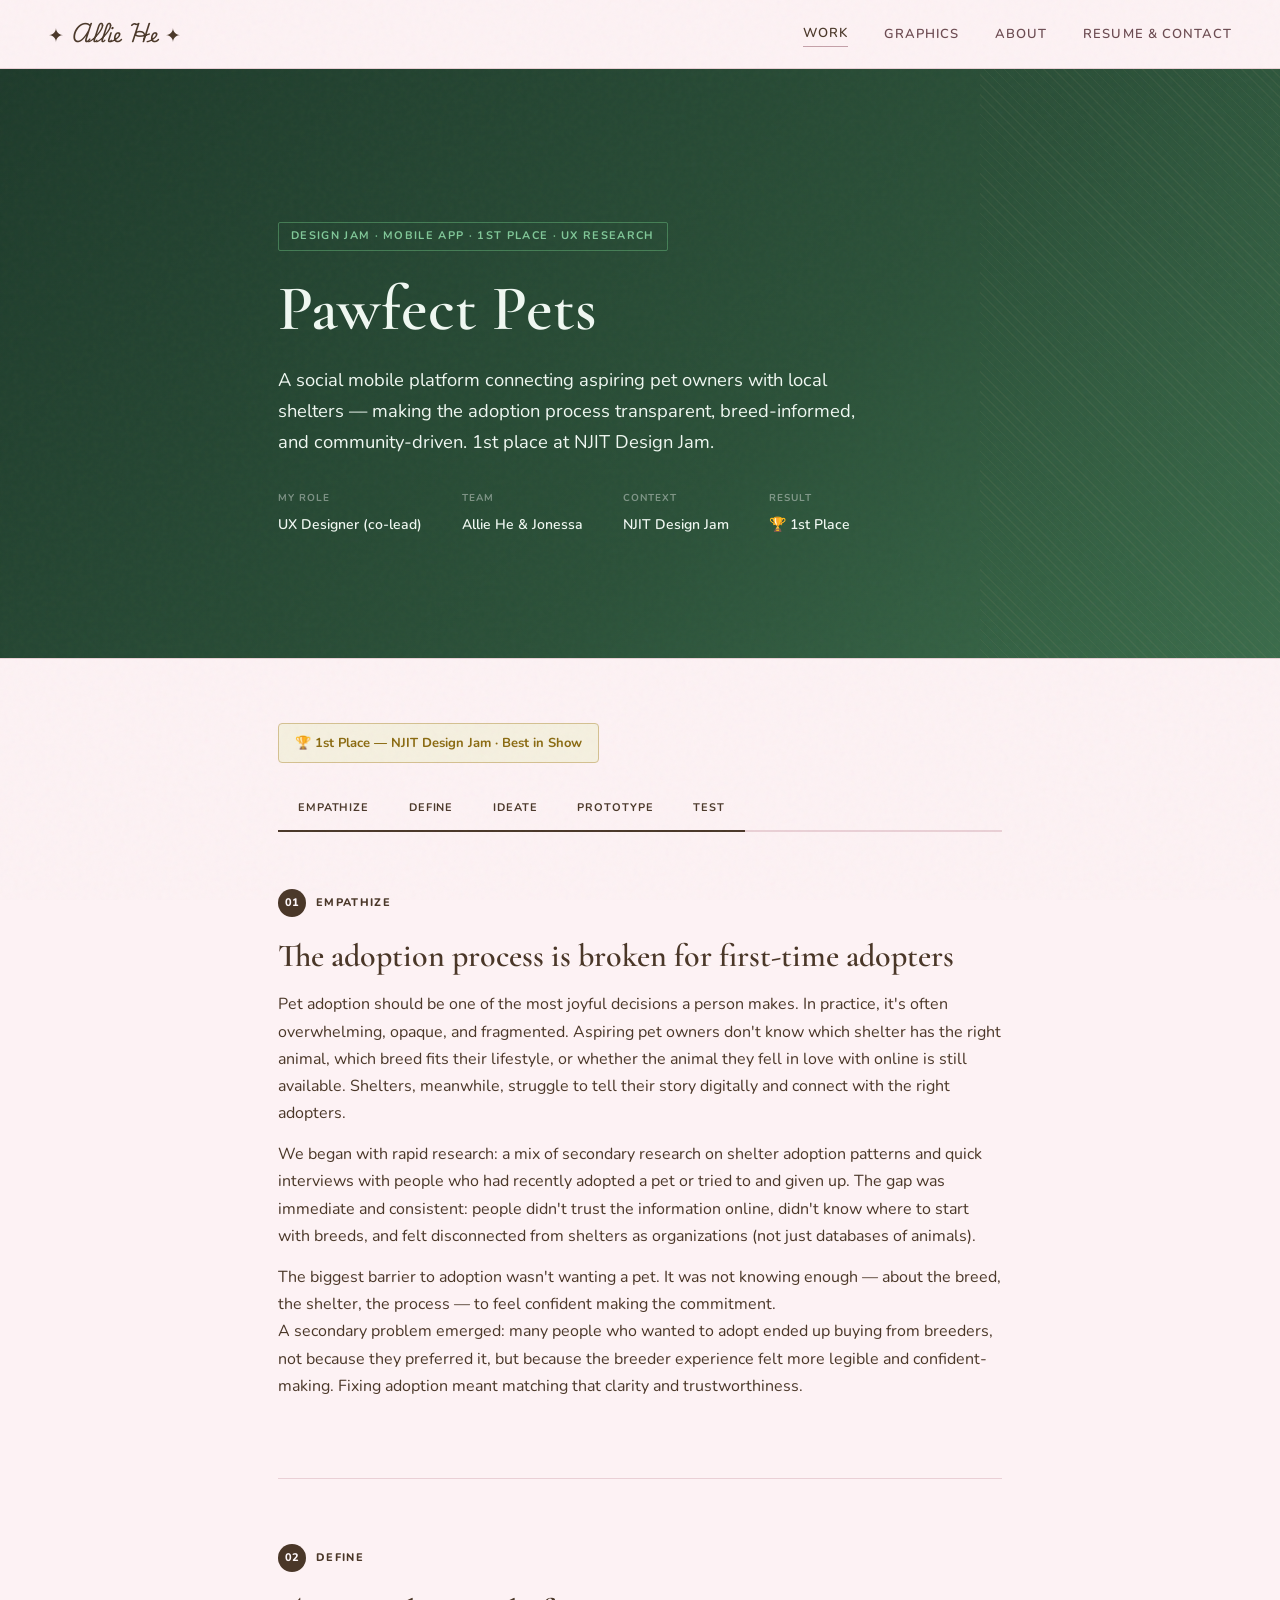
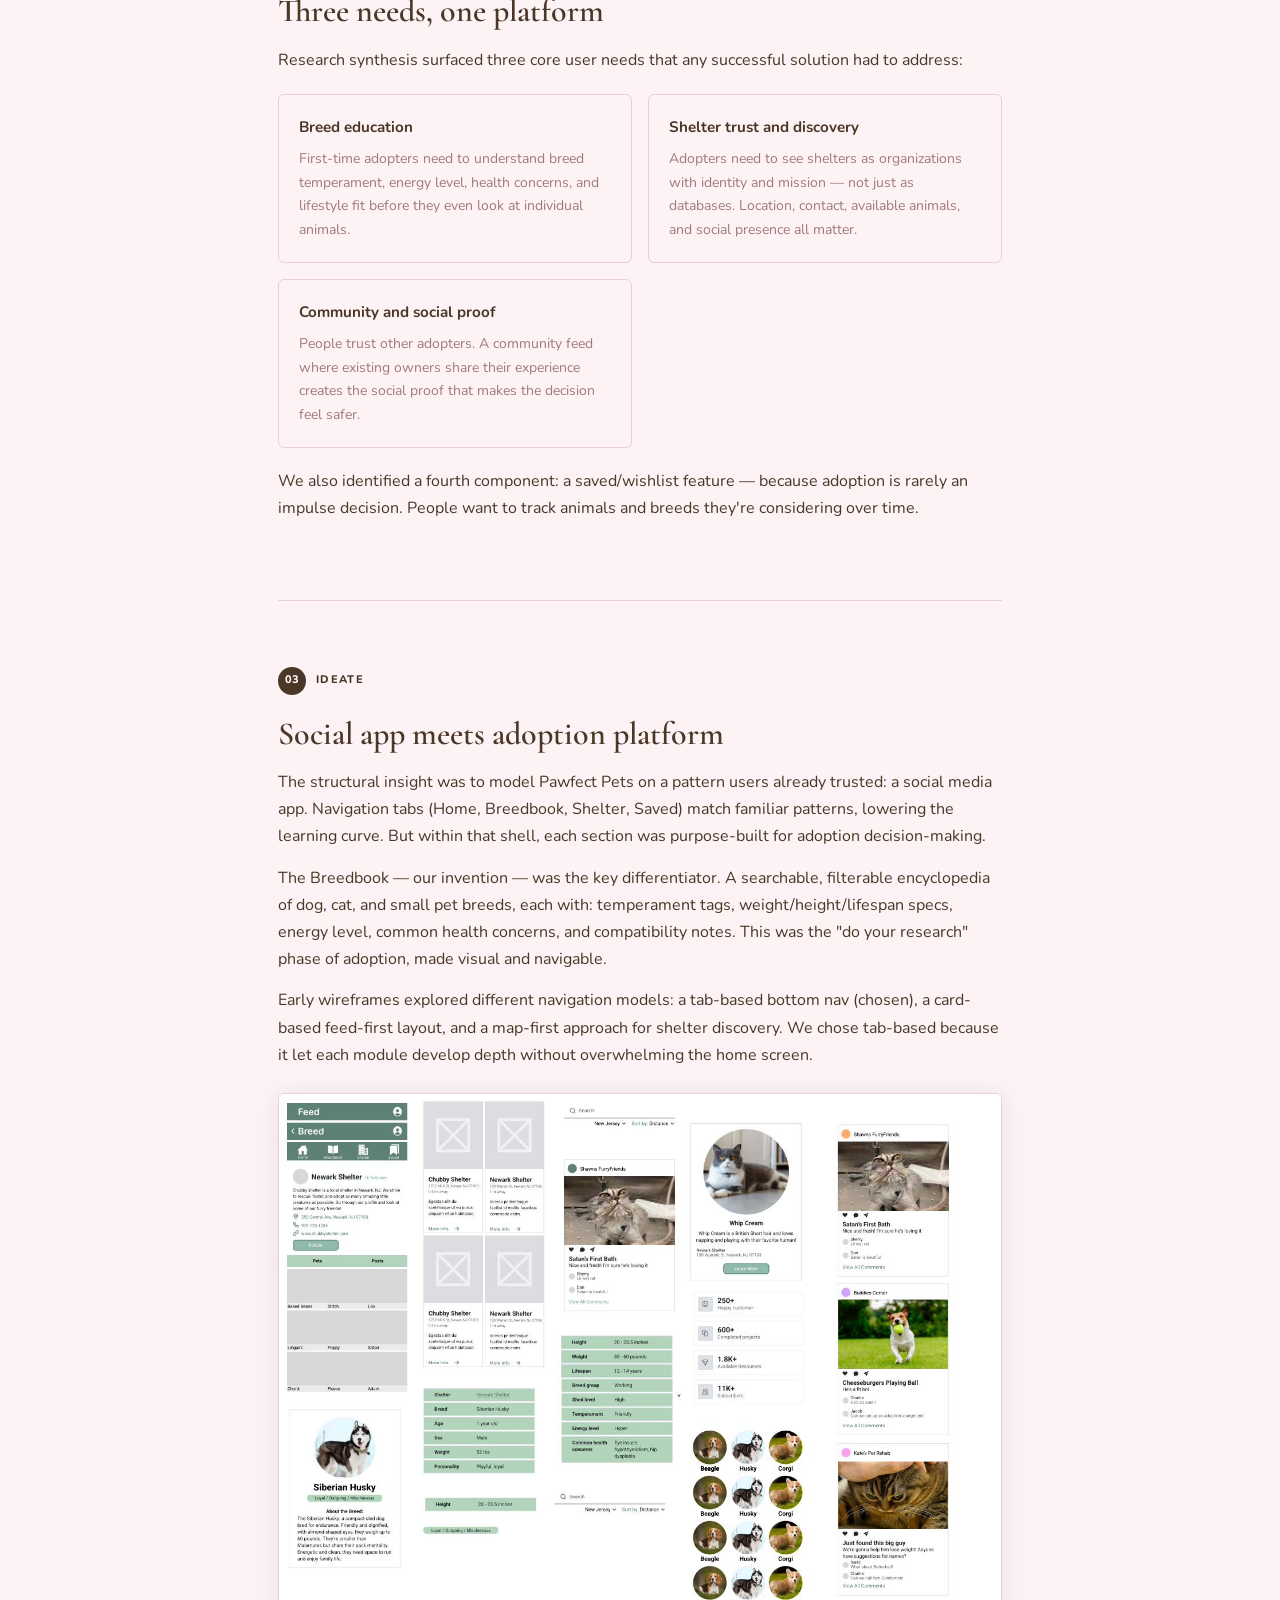
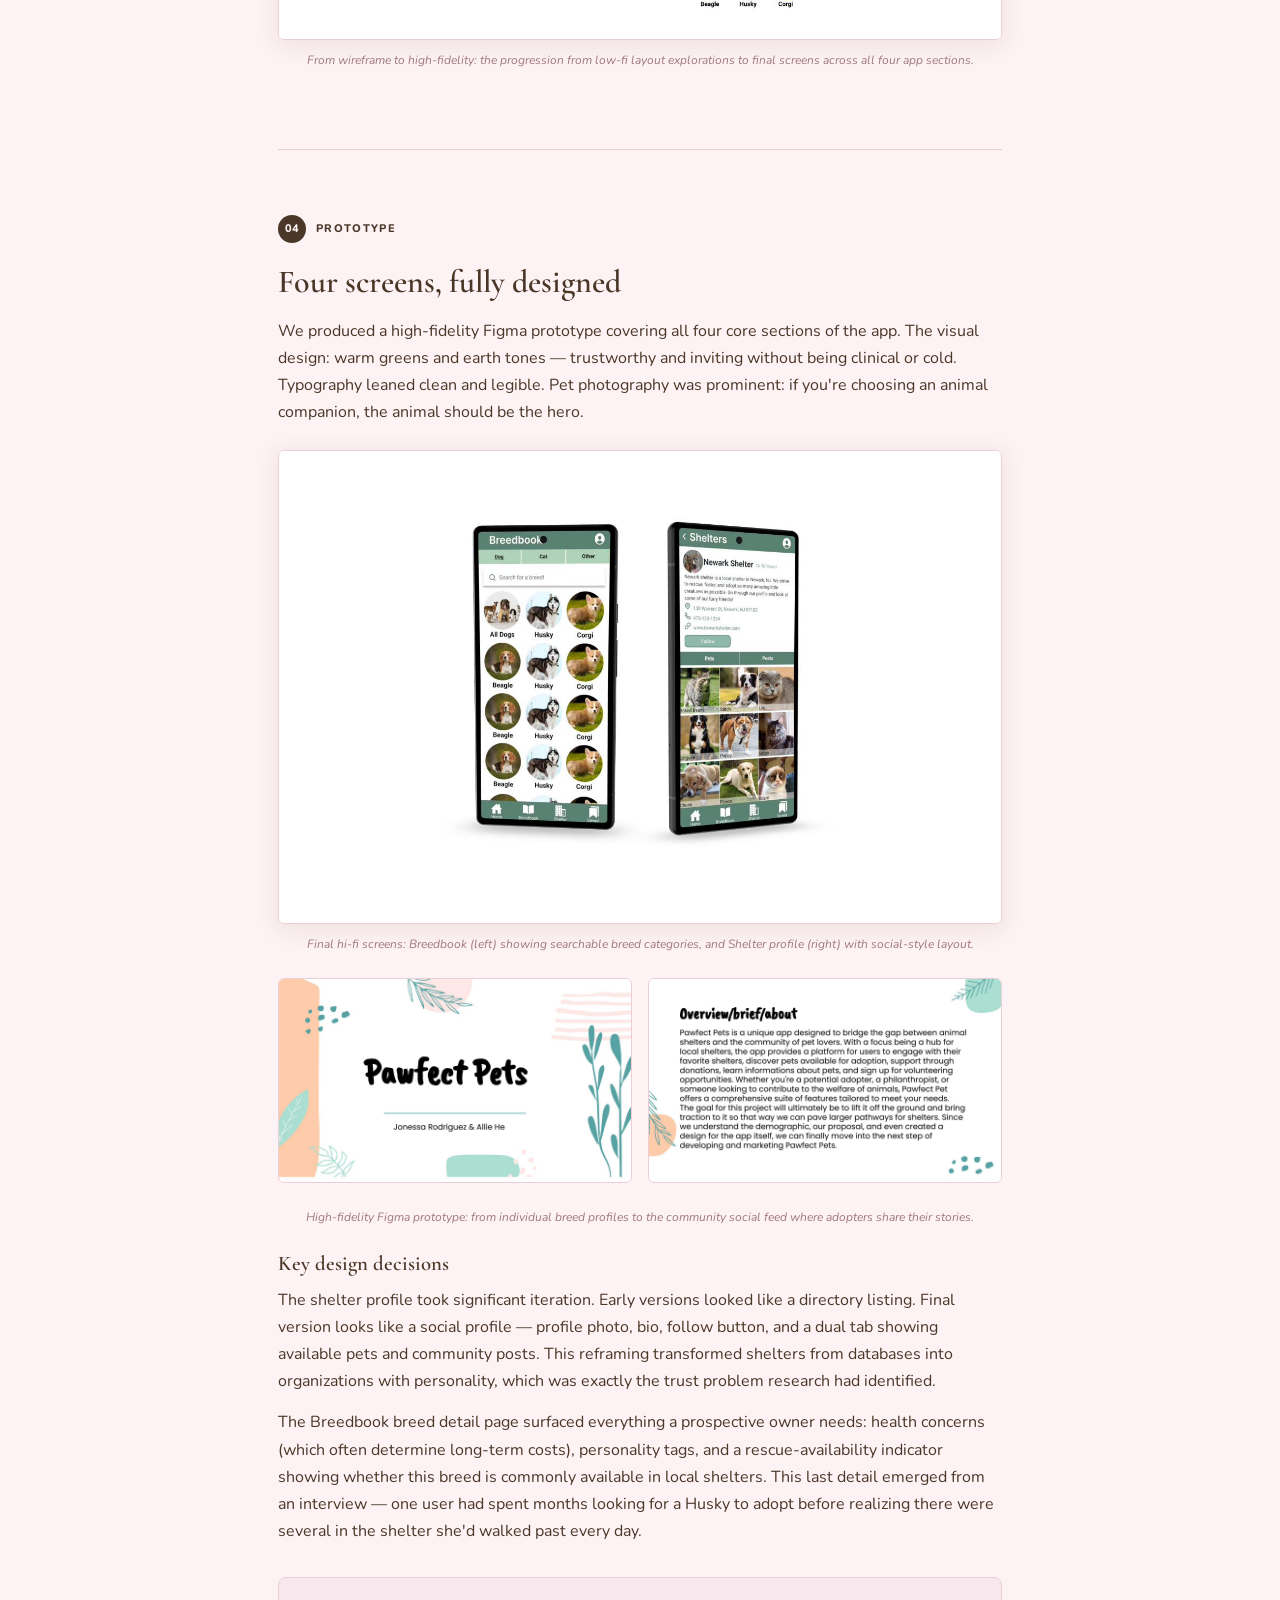
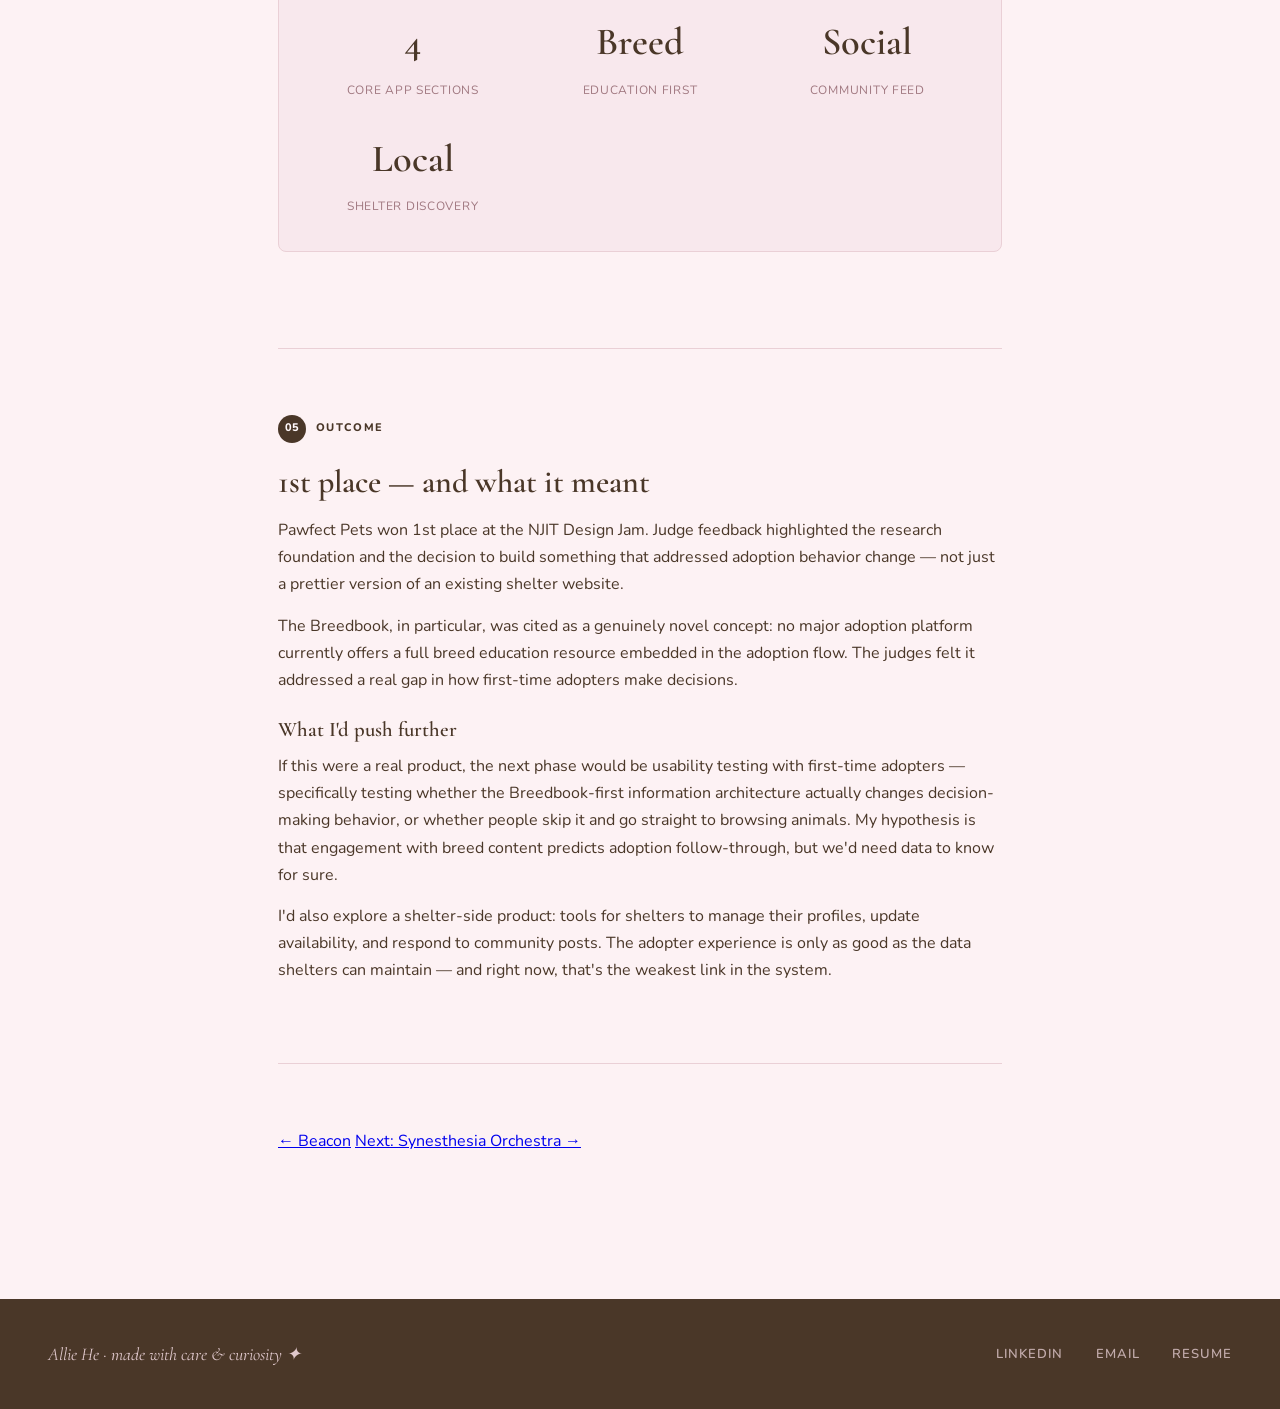
<file: pawfect.html>
<!DOCTYPE html>
<html lang="en">
<head>
  <meta charset="UTF-8"/>
  <meta name="viewport" content="width=device-width, initial-scale=1.0"/>
  <title>Pawfect Pets — Allie He</title>
  <link rel="preconnect" href="https://fonts.googleapis.com"/>
  <link rel="preconnect" href="https://fonts.gstatic.com" crossorigin/>
  <link href="https://fonts.googleapis.com/css2?family=Cormorant+Garamond:ital,wght@0,400;0,500;0,600;1,400;1,600&family=Nunito:wght@300;400;600;700&family=Playwrite+CA:wght@100..400&display=swap" rel="stylesheet"/>
  <link rel="stylesheet" href="style.css"/>
  <style>
    .pawfect-hero { background: linear-gradient(135deg, #1d3a2a 0%, #2a5038 60%, #3a6b4a 100%); }
    .pawfect-hero-inner { max-width: 820px; margin: 0 auto; padding: 80px 48px 64px; }
    .pawfect-hero h1, .pawfect-hero .subtitle { color: #f0f8f2; }
    .pawfect-hero .cs-tag { border-color: rgba(100,180,120,0.5); color: #80c898; }
    .pawfect-hero .cs-meta-item label { color: rgba(255,255,255,0.4); }
    .pawfect-hero .cs-meta-item span { color: #f0f8f2; }

    .award-badge {
      display: inline-flex; align-items: center; gap: 8px;
      background: #f5f0e0; border: 1px solid #d4c090;
      color: #8a6a10; border-radius: 4px;
      padding: 8px 16px; font-size: 13px; font-weight: 700;
      margin-bottom: 24px;
    }
    .screen-row {
      display: grid; grid-template-columns: 1fr 1fr; gap: 16px; margin: 24px 0;
    }
    .screen-row img {
      width: 100%; border-radius: 6px;
      border: 1px solid var(--linen);
    }

    @media (max-width: 680px) {
      .pawfect-hero-inner { padding: 48px 20px 40px; }
      .screen-row { grid-template-columns: 1fr; }
    }
  </style>
</head>
<body>

<script src="nav.js"></script>

<!-- HERO -->
<div class="cs-hero pawfect-hero">
  <div class="pawfect-hero-inner">
    <span class="cs-tag">Design Jam · Mobile App · 1st Place · UX Research</span>
    <h1>Pawfect Pets</h1>
    <p class="subtitle">A social mobile platform connecting aspiring pet owners with local shelters — making the adoption process transparent, breed-informed, and community-driven. 1st place at NJIT Design Jam.</p>
    <div class="cs-meta">
      <div class="cs-meta-item"><label>My Role</label><span>UX Designer (co-lead)</span></div>
      <div class="cs-meta-item"><label>Team</label><span>Allie He &amp; Jonessa</span></div>
      <div class="cs-meta-item"><label>Context</label><span>NJIT Design Jam</span></div>
      <div class="cs-meta-item"><label>Result</label><span>🏆 1st Place</span></div>
    </div>
  </div>
</div>

<!-- BODY -->
<div class="cs-body">

  <div class="award-badge">🏆 1st Place — NJIT Design Jam · Best in Show</div>

  <div class="process-steps">
    <div class="process-step active">Empathize</div>
    <div class="process-step active">Define</div>
    <div class="process-step active">Ideate</div>
    <div class="process-step active">Prototype</div>
    <div class="process-step active">Test</div>
  </div>

  <!-- EMPATHIZE -->
  <div class="phase-block">
    <div class="phase-label">
      <div class="phase-num">01</div>
      <div class="phase-name">Empathize</div>
    </div>
    <h2>The adoption process is broken for first-time adopters</h2>
    <p>Pet adoption should be one of the most joyful decisions a person makes. In practice, it's often overwhelming, opaque, and fragmented. Aspiring pet owners don't know which shelter has the right animal, which breed fits their lifestyle, or whether the animal they fell in love with online is still available. Shelters, meanwhile, struggle to tell their story digitally and connect with the right adopters.</p>
    <p>We began with rapid research: a mix of secondary research on shelter adoption patterns and quick interviews with people who had recently adopted a pet or tried to and given up. The gap was immediate and consistent: people didn't trust the information online, didn't know where to start with breeds, and felt disconnected from shelters as organizations (not just databases of animals).</p>
    <div class="finding-highlight">
      The biggest barrier to adoption wasn't wanting a pet. It was not knowing enough — about the breed, the shelter, the process — to feel confident making the commitment.
    </div>
    <p>A secondary problem emerged: many people who wanted to adopt ended up buying from breeders, not because they preferred it, but because the breeder experience felt more legible and confident-making. Fixing adoption meant matching that clarity and trustworthiness.</p>
  </div>

  <!-- DEFINE -->
  <div class="phase-block">
    <div class="phase-label">
      <div class="phase-num">02</div>
      <div class="phase-name">Define</div>
    </div>
    <h2>Three needs, one platform</h2>
    <p>Research synthesis surfaced three core user needs that any successful solution had to address:</p>
    <div class="insight-row">
      <div class="insight-card">
        <h4>Breed education</h4>
        <p>First-time adopters need to understand breed temperament, energy level, health concerns, and lifestyle fit before they even look at individual animals.</p>
      </div>
      <div class="insight-card">
        <h4>Shelter trust and discovery</h4>
        <p>Adopters need to see shelters as organizations with identity and mission — not just as databases. Location, contact, available animals, and social presence all matter.</p>
      </div>
      <div class="insight-card">
        <h4>Community and social proof</h4>
        <p>People trust other adopters. A community feed where existing owners share their experience creates the social proof that makes the decision feel safer.</p>
      </div>
    </div>
    <p>We also identified a fourth component: a saved/wishlist feature — because adoption is rarely an impulse decision. People want to track animals and breeds they're considering over time.</p>
  </div>

  <!-- IDEATE -->
  <div class="phase-block">
    <div class="phase-label">
      <div class="phase-num">03</div>
      <div class="phase-name">Ideate</div>
    </div>
    <h2>Social app meets adoption platform</h2>
    <p>The structural insight was to model Pawfect Pets on a pattern users already trusted: a social media app. Navigation tabs (Home, Breedbook, Shelter, Saved) match familiar patterns, lowering the learning curve. But within that shell, each section was purpose-built for adoption decision-making.</p>
    <p>The Breedbook — our invention — was the key differentiator. A searchable, filterable encyclopedia of dog, cat, and small pet breeds, each with: temperament tags, weight/height/lifespan specs, energy level, common health concerns, and compatibility notes. This was the "do your research" phase of adoption, made visual and navigable.</p>
    <p>Early wireframes explored different navigation models: a tab-based bottom nav (chosen), a card-based feed-first layout, and a map-first approach for shelter discovery. We chose tab-based because it let each module develop depth without overwhelming the home screen.</p>

    <img src="img/pawfect-wireframes.jpg" alt="Pawfect Pets wireframes and hi-fi screens" class="cs-image"/>
    <p class="cs-image-caption">From wireframe to high-fidelity: the progression from low-fi layout explorations to final screens across all four app sections.</p>
  </div>

  <!-- PROTOTYPE -->
  <div class="phase-block">
    <div class="phase-label">
      <div class="phase-num">04</div>
      <div class="phase-name">Prototype</div>
    </div>
    <h2>Four screens, fully designed</h2>
    <p>We produced a high-fidelity Figma prototype covering all four core sections of the app. The visual design: warm greens and earth tones — trustworthy and inviting without being clinical or cold. Typography leaned clean and legible. Pet photography was prominent: if you're choosing an animal companion, the animal should be the hero.</p>

    <img src="img/pawfect-screens.jpg" alt="Pawfect Pets final screens" class="cs-image"/>
    <p class="cs-image-caption">Final hi-fi screens: Breedbook (left) showing searchable breed categories, and Shelter profile (right) with social-style layout.</p>

    <div class="screen-row">
      <img src="img/pawfect-final1.jpg" alt="Pawfect Pets app screens — Breedbook and shelter"/>
      <img src="img/pawfect-final2.jpg" alt="Pawfect Pets app screens — community feed"/>
    </div>
    <p class="cs-image-caption">High-fidelity Figma prototype: from individual breed profiles to the community social feed where adopters share their stories.</p>

    <h3>Key design decisions</h3>
    <p>The shelter profile took significant iteration. Early versions looked like a directory listing. Final version looks like a social profile — profile photo, bio, follow button, and a dual tab showing available pets and community posts. This reframing transformed shelters from databases into organizations with personality, which was exactly the trust problem research had identified.</p>
    <p>The Breedbook breed detail page surfaced everything a prospective owner needs: health concerns (which often determine long-term costs), personality tags, and a rescue-availability indicator showing whether this breed is commonly available in local shelters. This last detail emerged from an interview — one user had spent months looking for a Husky to adopt before realizing there were several in the shelter she'd walked past every day.</p>

    <div class="cs-stats">
      <div class="cs-stat">
        <span class="num">4</span>
        <span class="label">Core App Sections</span>
      </div>
      <div class="cs-stat">
        <span class="num">Breed</span>
        <span class="label">Education First</span>
      </div>
      <div class="cs-stat">
        <span class="num">Social</span>
        <span class="label">Community Feed</span>
      </div>
      <div class="cs-stat">
        <span class="num">Local</span>
        <span class="label">Shelter Discovery</span>
      </div>
    </div>
  </div>

  <!-- OUTCOME -->
  <div class="phase-block">
    <div class="phase-label">
      <div class="phase-num">05</div>
      <div class="phase-name">Outcome</div>
    </div>
    <h2>1st place — and what it meant</h2>
    <p>Pawfect Pets won 1st place at the NJIT Design Jam. Judge feedback highlighted the research foundation and the decision to build something that addressed adoption behavior change — not just a prettier version of an existing shelter website.</p>
    <p>The Breedbook, in particular, was cited as a genuinely novel concept: no major adoption platform currently offers a full breed education resource embedded in the adoption flow. The judges felt it addressed a real gap in how first-time adopters make decisions.</p>

    <h3>What I'd push further</h3>
    <p>If this were a real product, the next phase would be usability testing with first-time adopters — specifically testing whether the Breedbook-first information architecture actually changes decision-making behavior, or whether people skip it and go straight to browsing animals. My hypothesis is that engagement with breed content predicts adoption follow-through, but we'd need data to know for sure.</p>
    <p>I'd also explore a shelter-side product: tools for shelters to manage their profiles, update availability, and respond to community posts. The adopter experience is only as good as the data shelters can maintain — and right now, that's the weakest link in the system.</p>
  </div>

  <div class="page-nav">
    <a href="beacon.html">← Beacon</a>
    <a href="synesthesia.html">Next: Synesthesia Orchestra →</a>
  </div>

</div>

<footer class="footer">
  <div class="footer-left">Allie He · made with care &amp; curiosity ✦</div>
  <div class="footer-links">
    <a href="https://www.linkedin.com/in/allie-he-yijia/" target="_blank">LinkedIn</a>
    <a href="mailto:alliehe2015@gmail.com">Email</a>
    <a href="files/allie-he-resume.pdf" target="_blank">Resume</a>
  </div>
</footer>

</body>
</html>
</file>
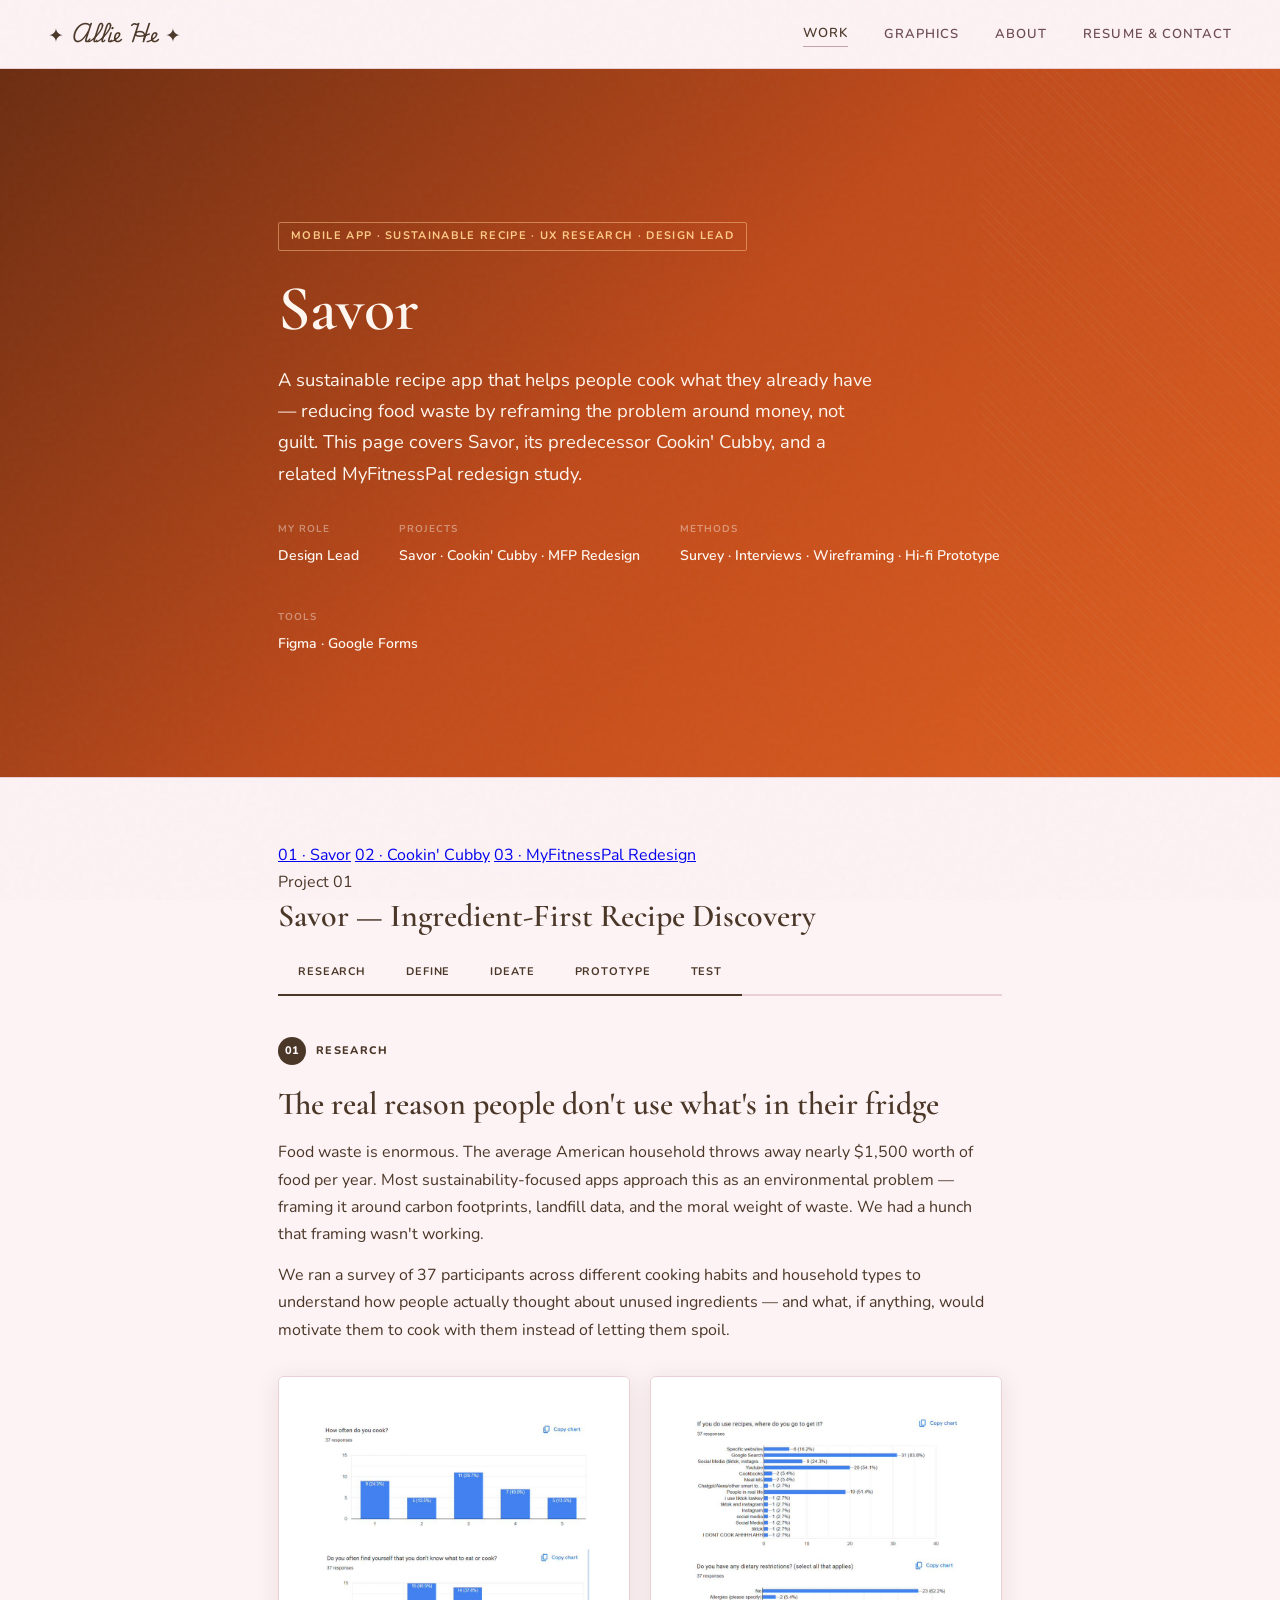
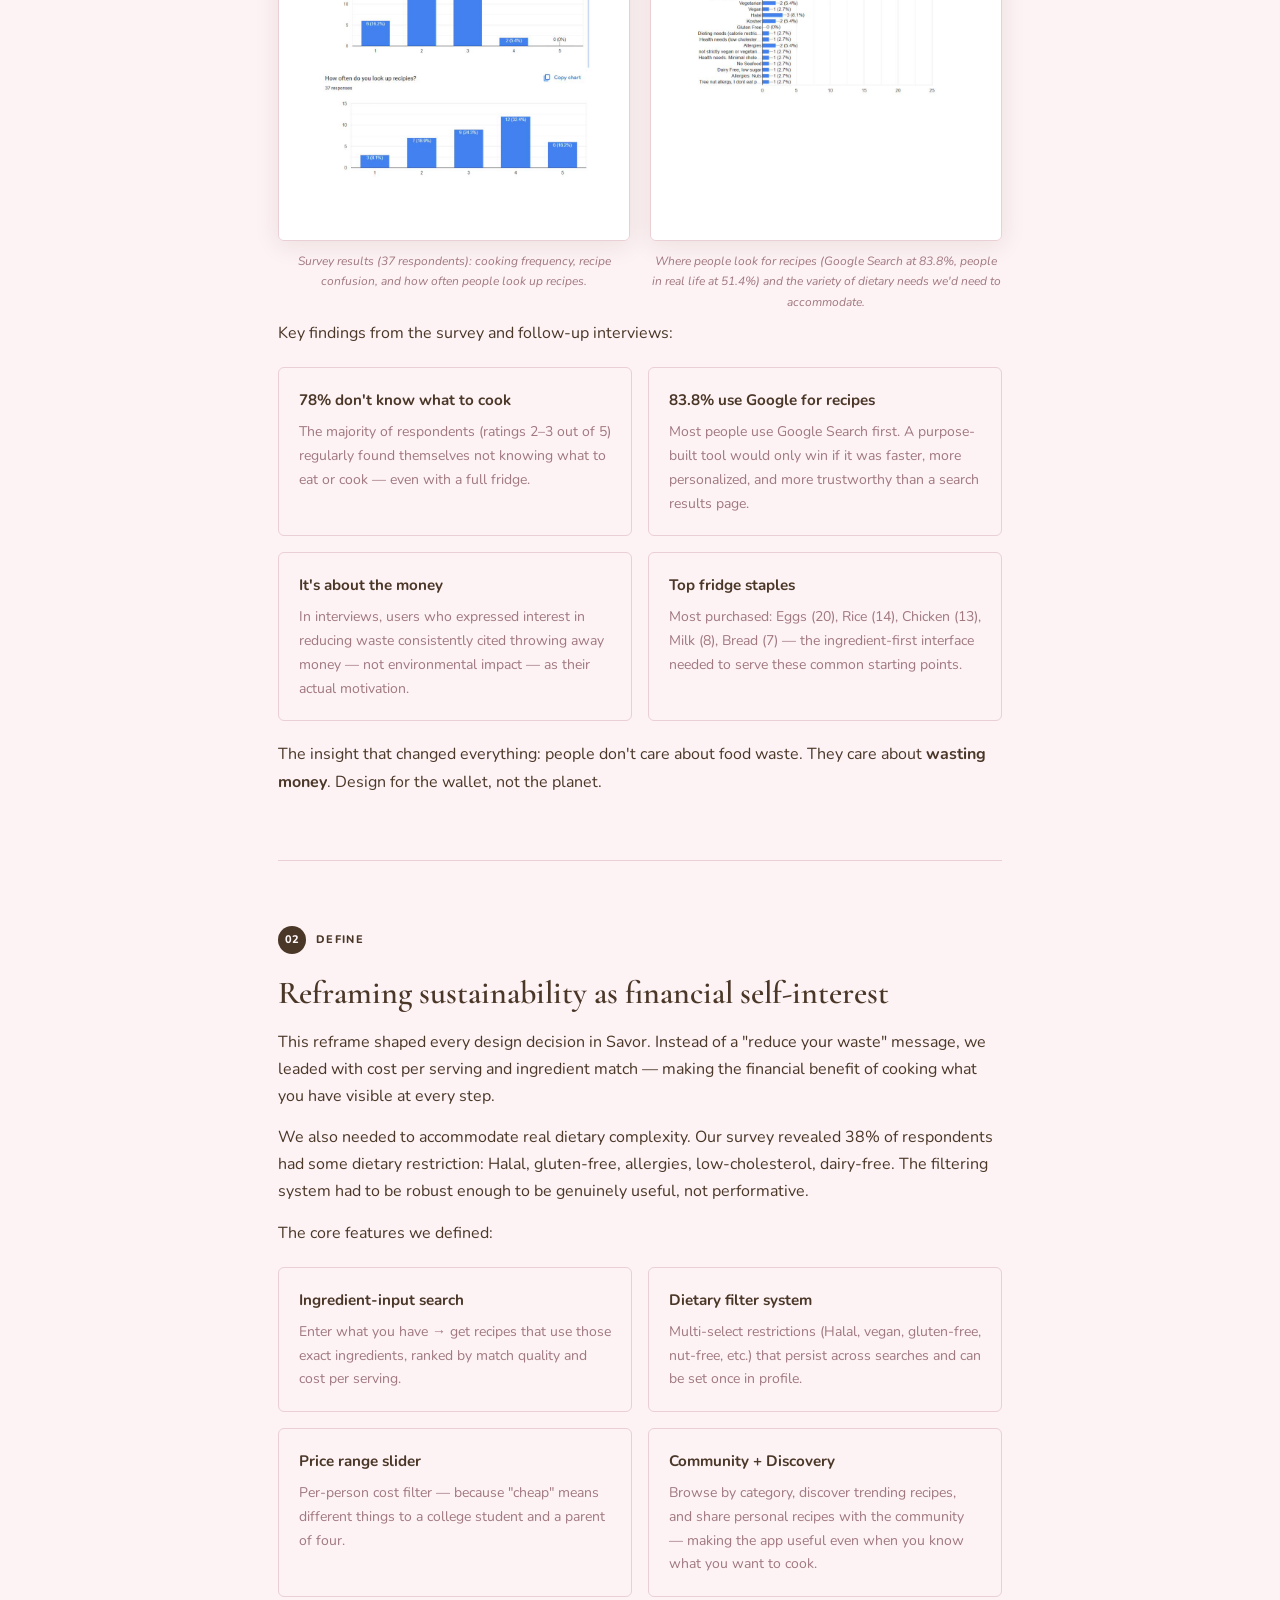
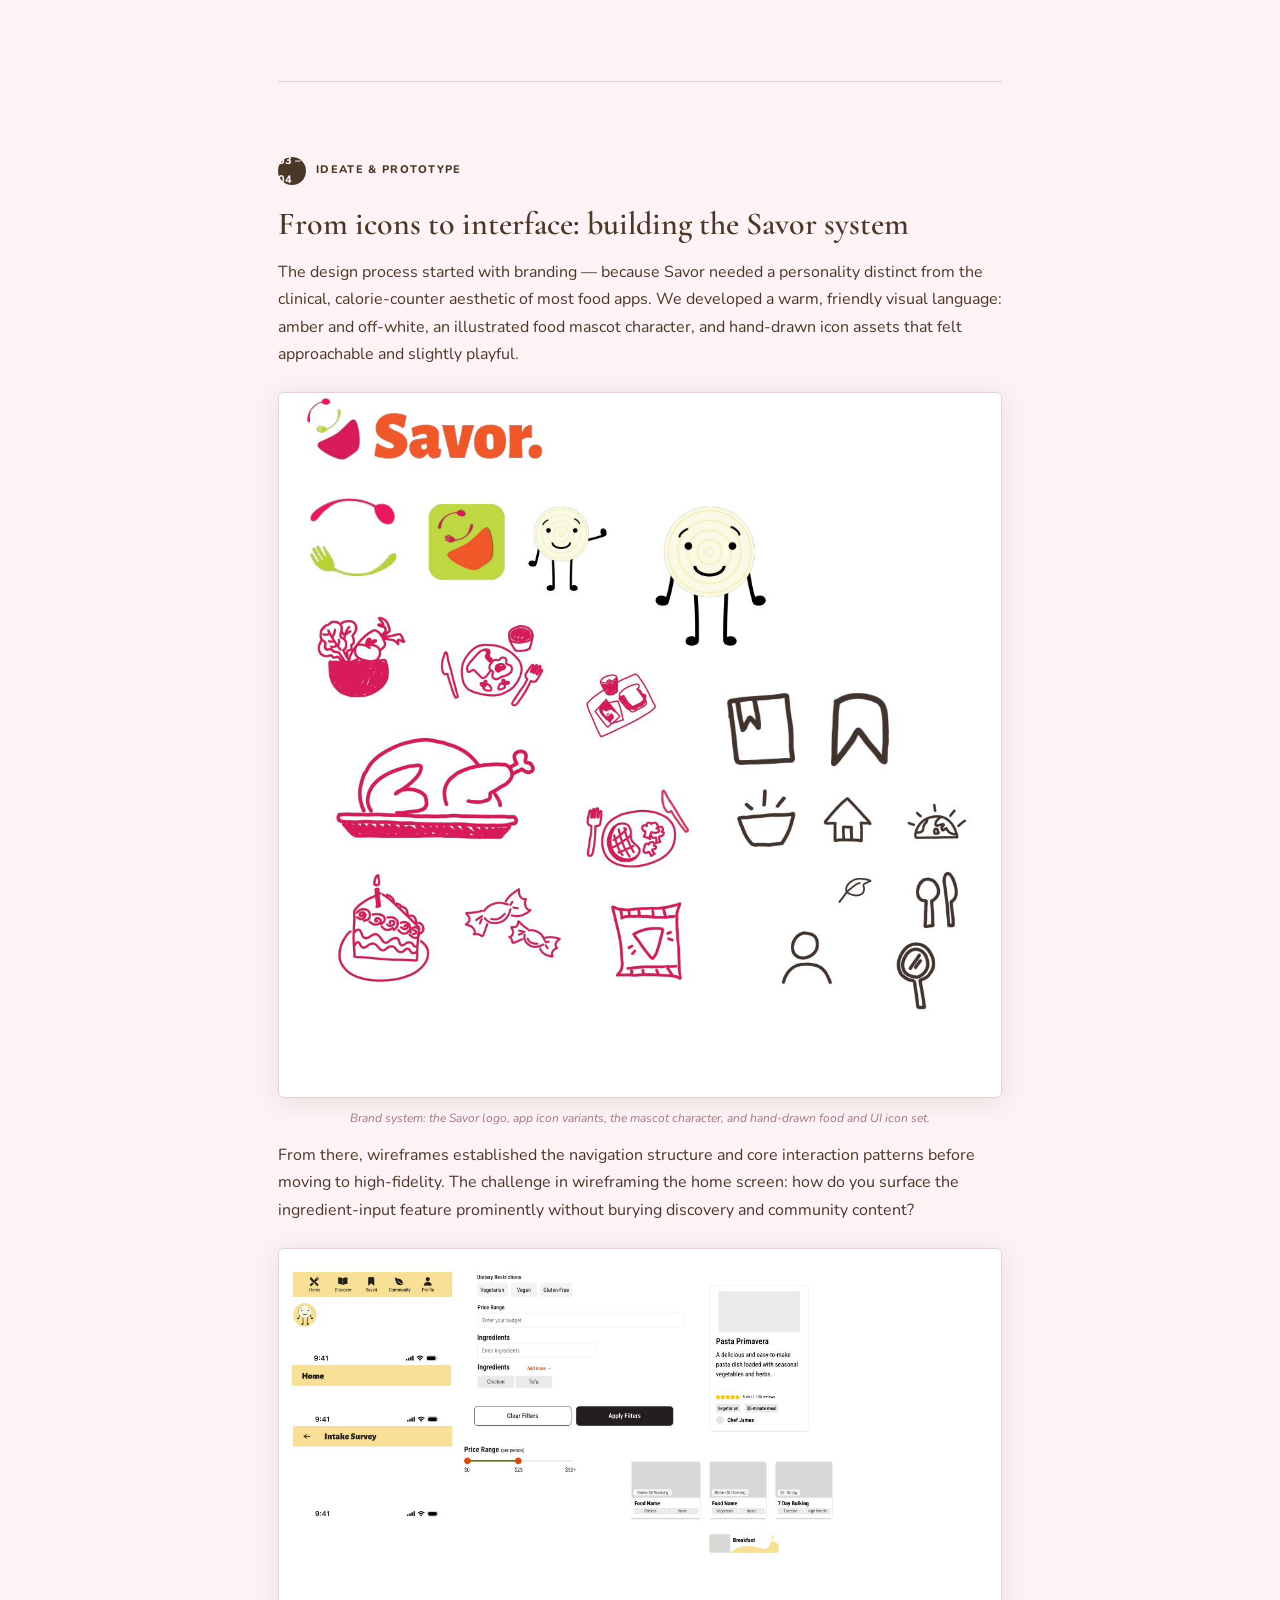
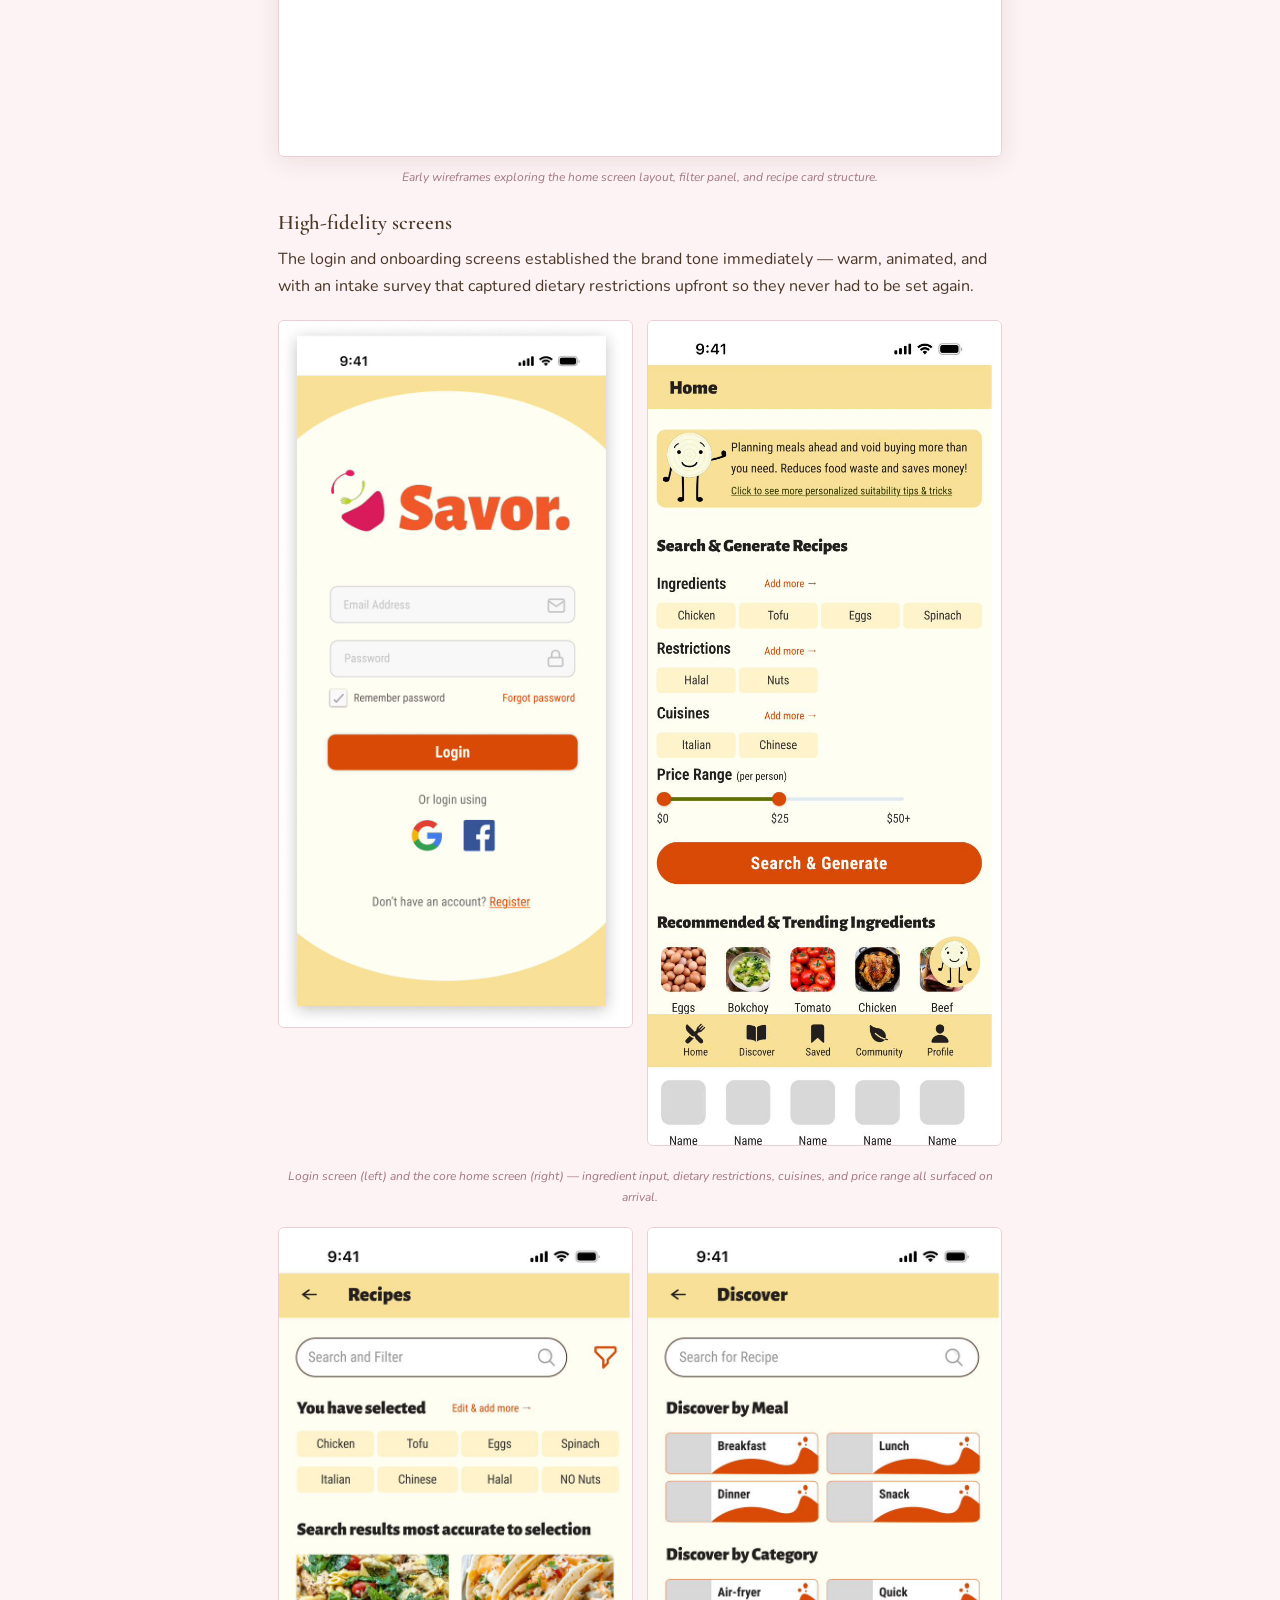
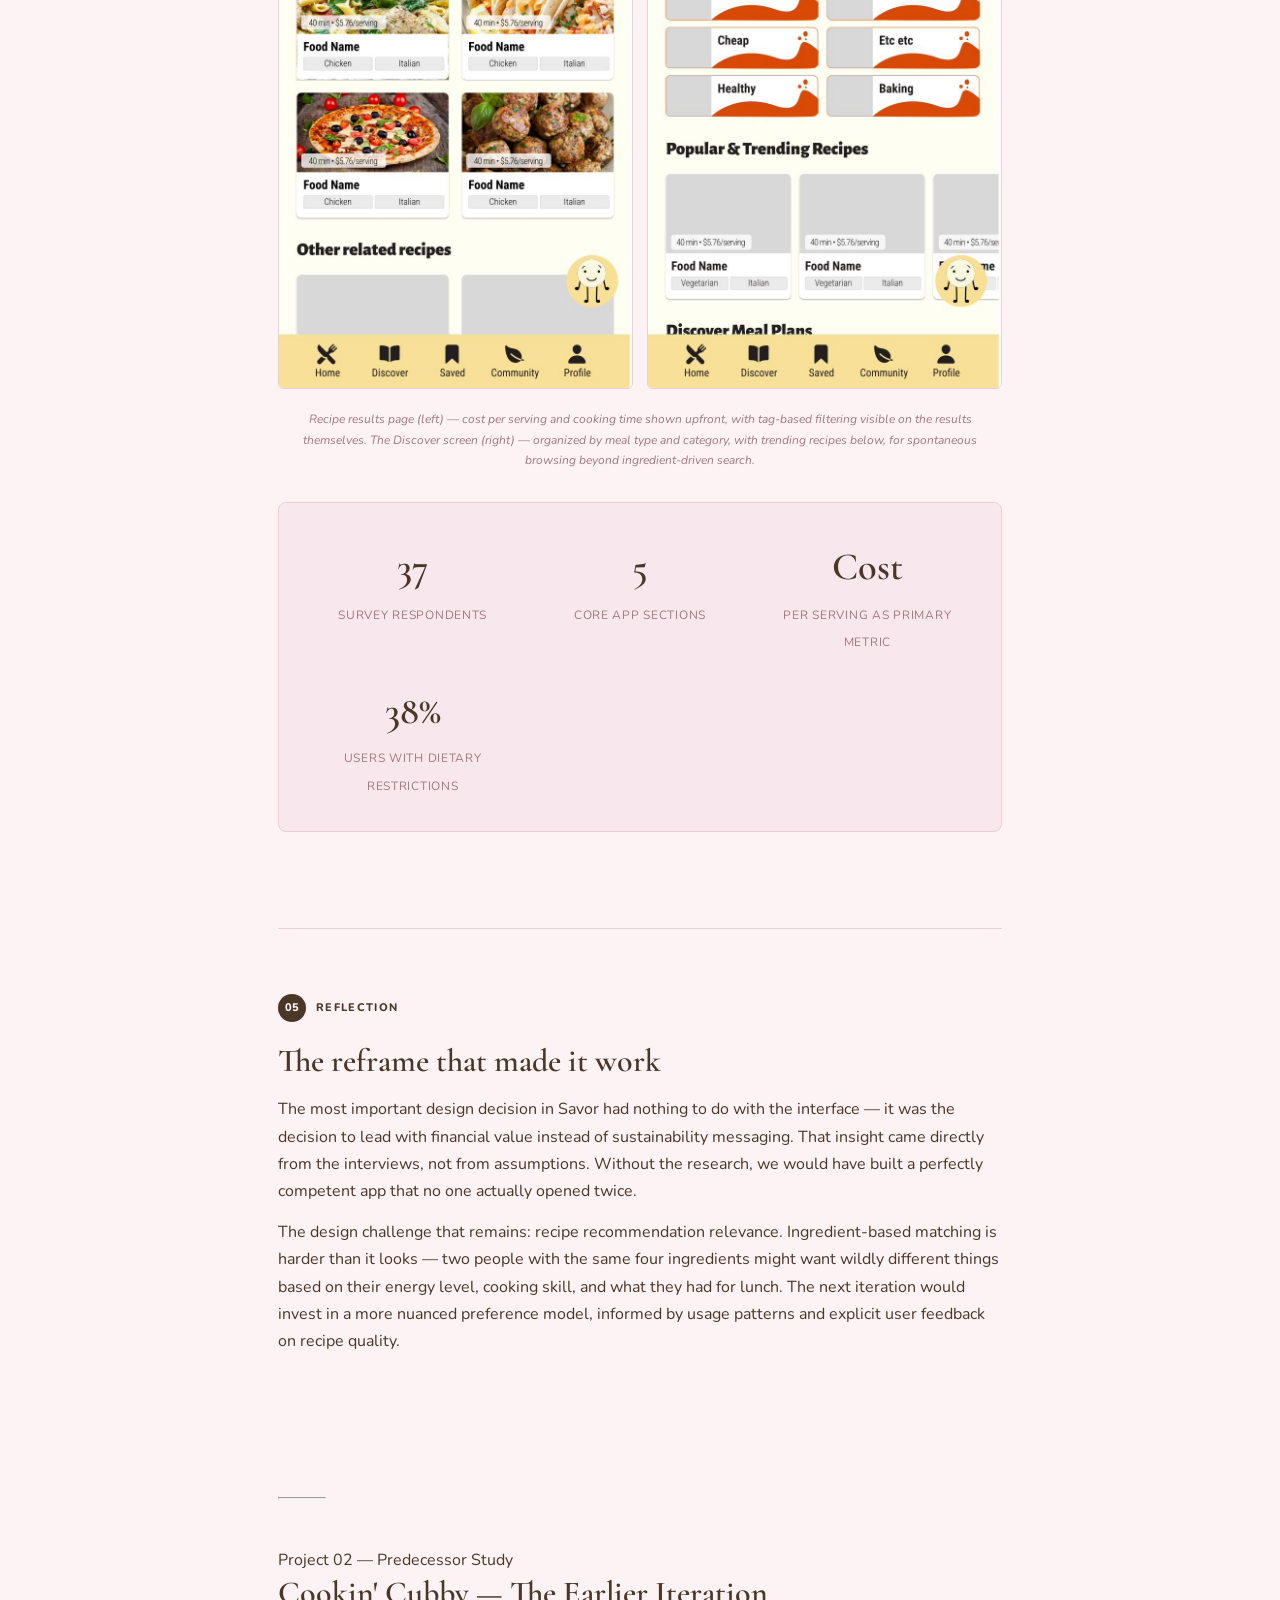
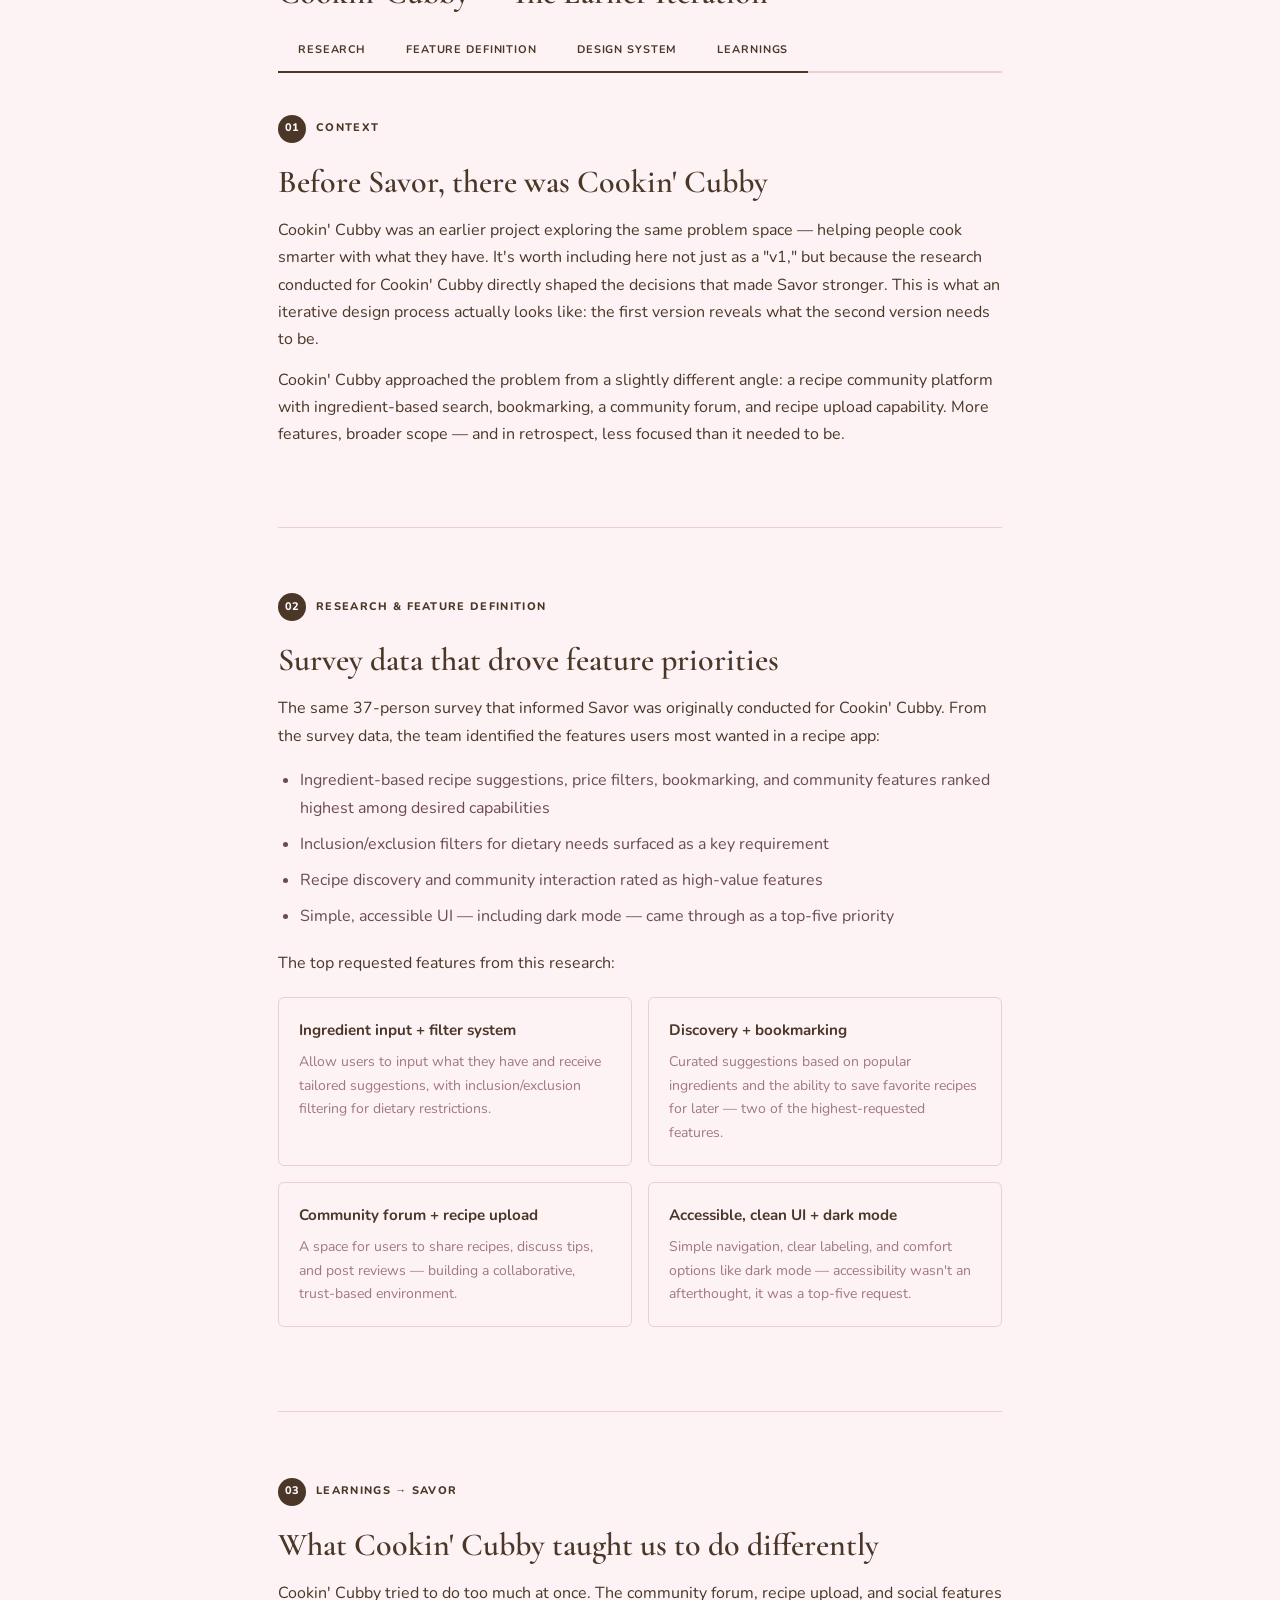
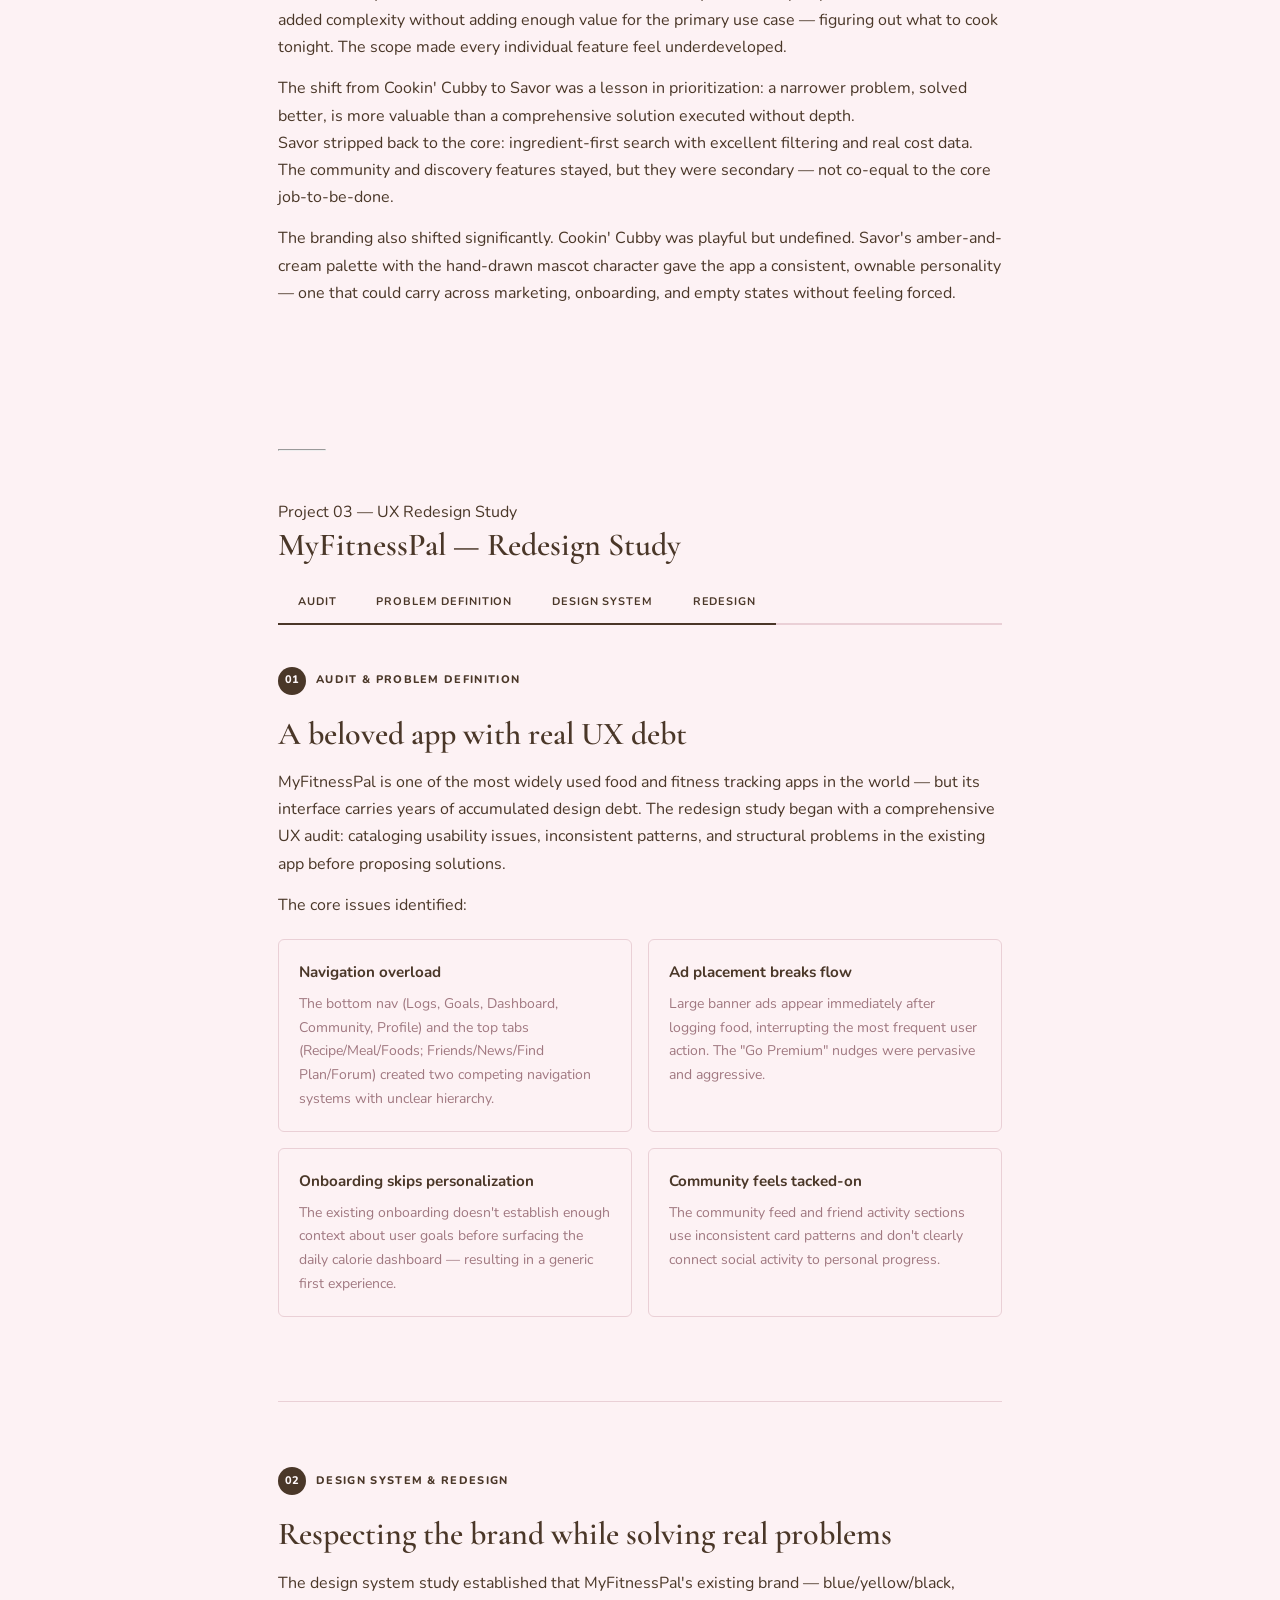
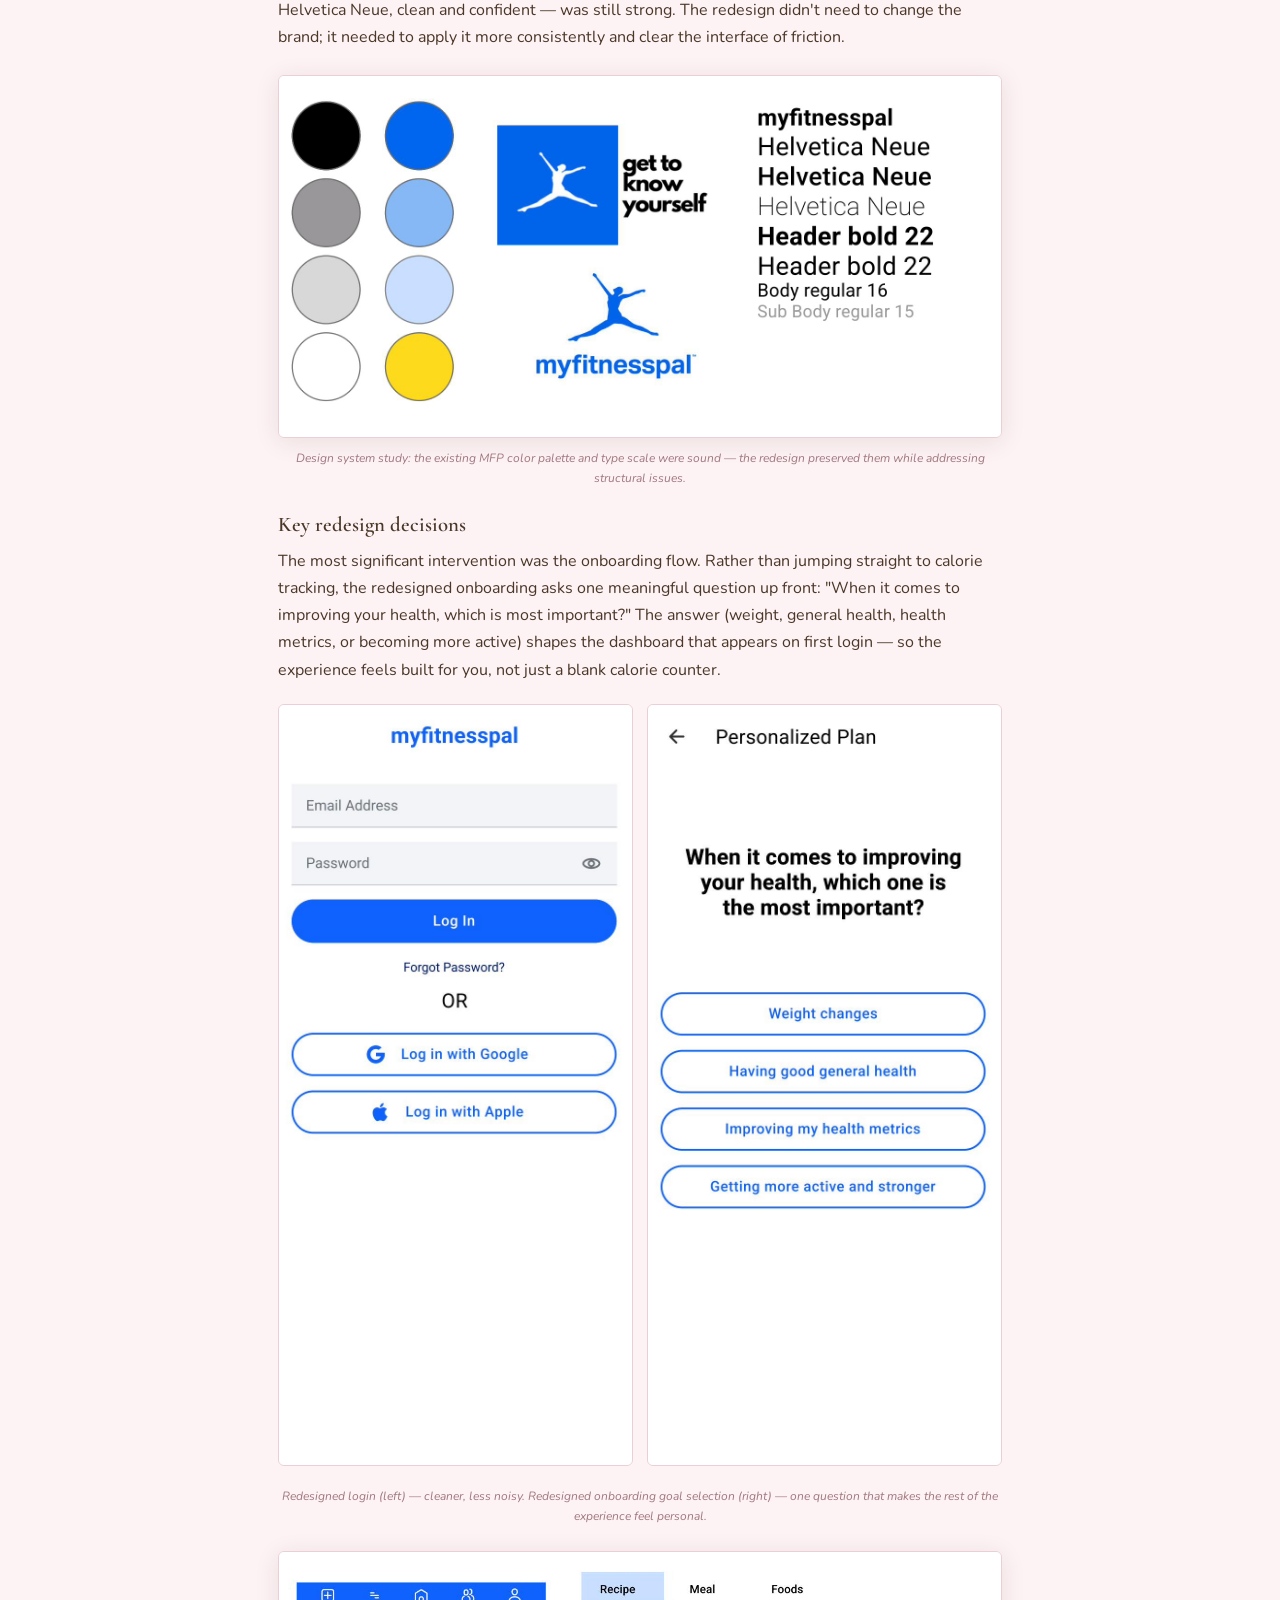
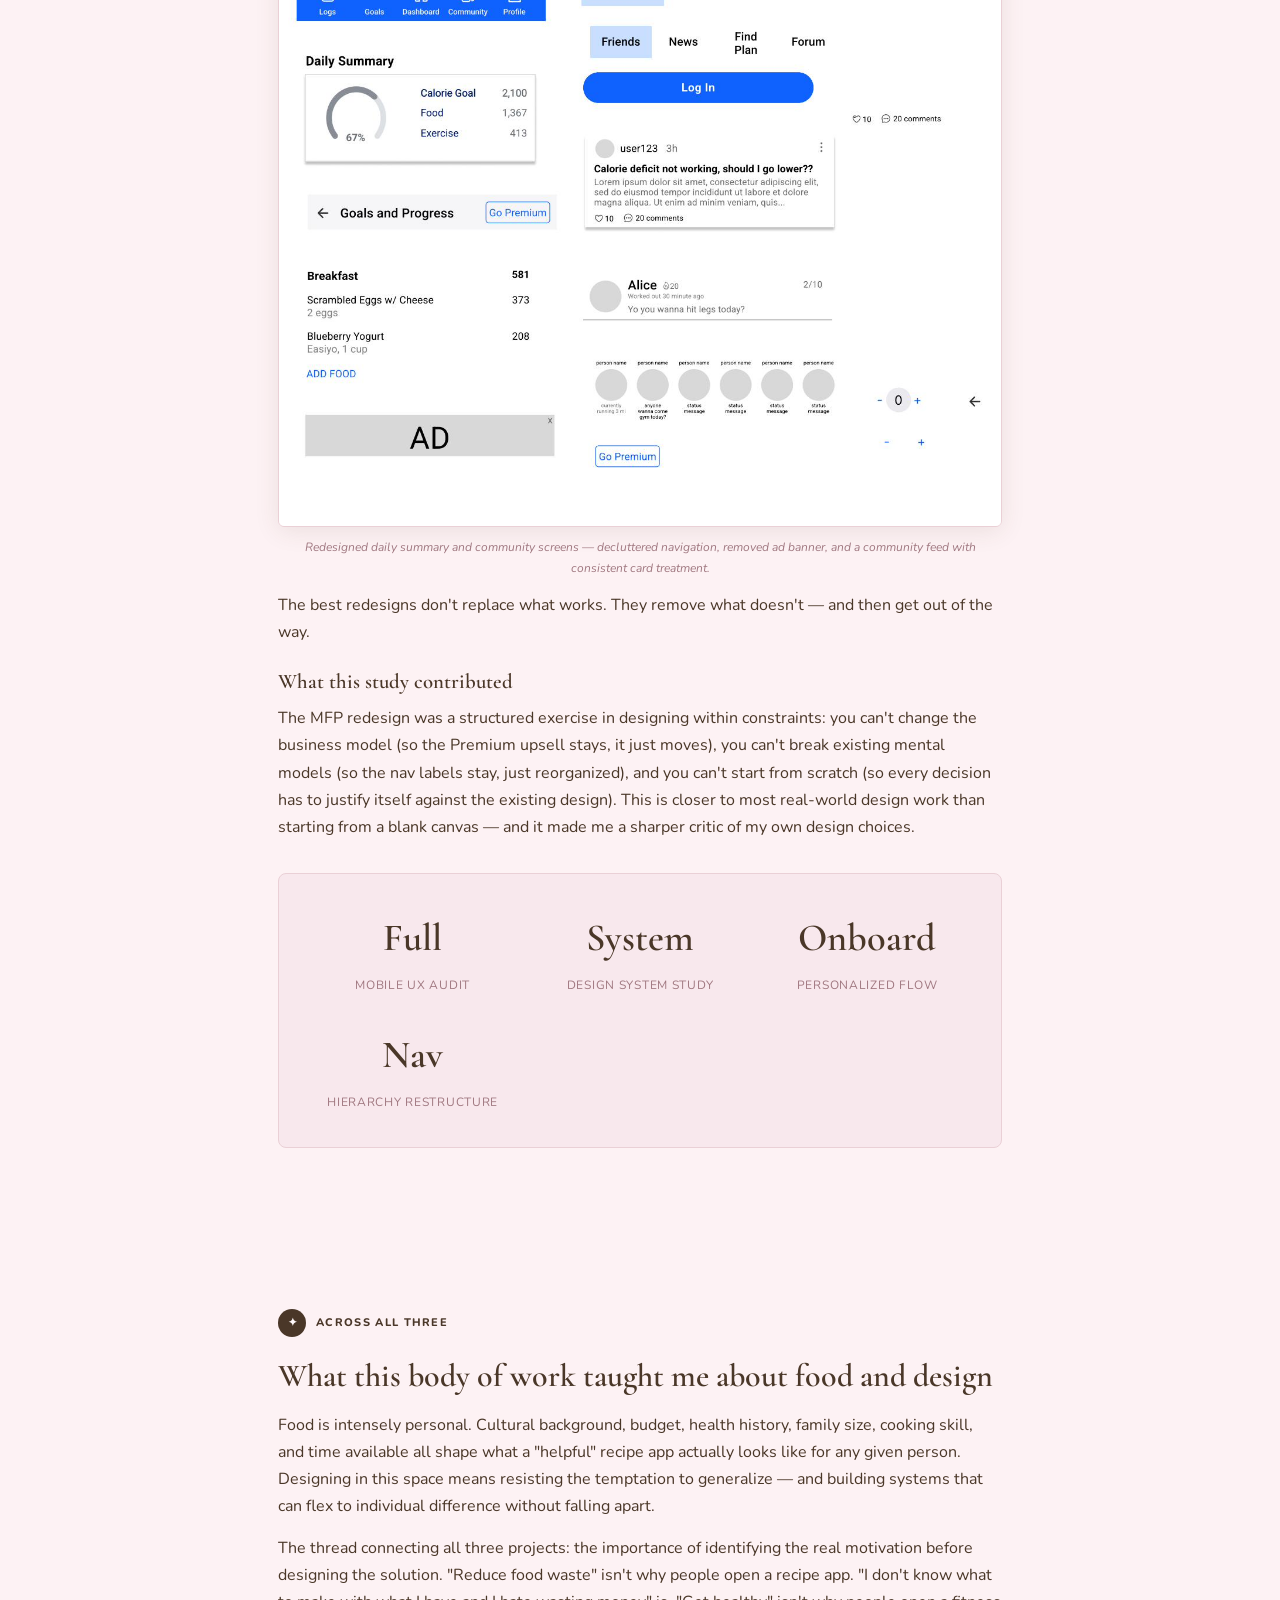
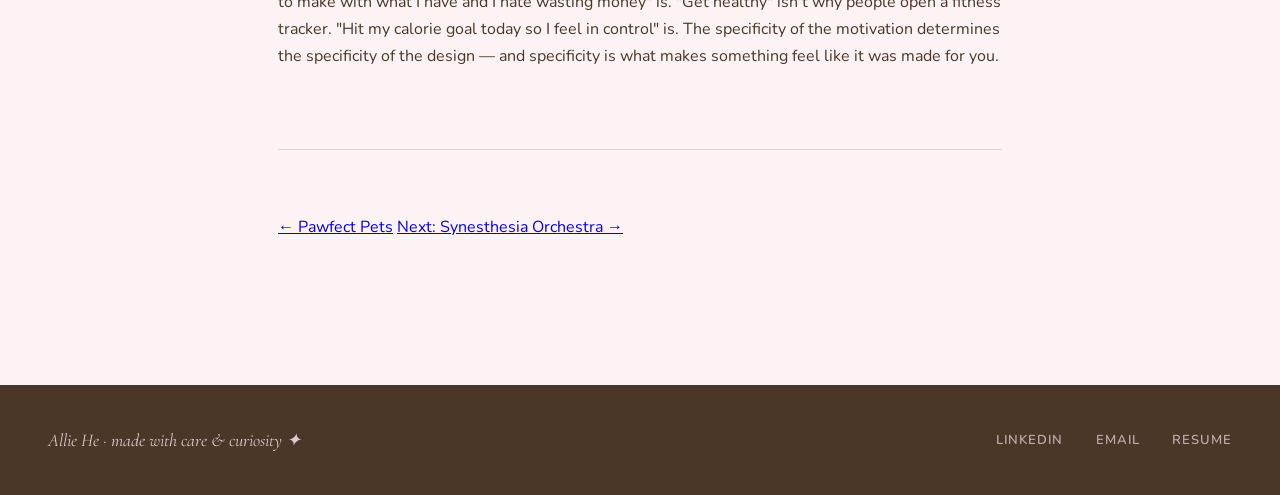
<file: savor.html>
<!DOCTYPE html>
<html lang="en">
<head>
  <meta charset="UTF-8"/>
  <meta name="viewport" content="width=device-width, initial-scale=1.0"/>
  <title>Savor — Allie He</title>
  <link rel="preconnect" href="https://fonts.googleapis.com"/>
  <link rel="preconnect" href="https://fonts.gstatic.com" crossorigin/>
  <link href="https://fonts.googleapis.com/css2?family=Cormorant+Garamond:ital,wght@0,400;0,500;0,600;1,400;1,600&family=Nunito:wght@300;400;600;700&family=Playwrite+CA:wght@100..400&display=swap" rel="stylesheet"/>
  <link rel="stylesheet" href="style.css"/>
  <style>
    .savor-hero {
      background: linear-gradient(135deg, #6b2c10 0%, #c04a1a 50%, #e06020 100%);
    }
    .survey-image-pair {
      display: grid;
      grid-template-columns: 1fr 1fr;
      gap: 20px;
      margin: 32px 0 8px;
    }
    .survey-image-pair figure { margin: 0; }
    .survey-image-pair .cs-image {
      width: 100%;
      margin: 0;
    }
    .survey-image-pair .cs-image-caption {
      margin-bottom: 0;
    }
    @media (max-width: 640px) {
      .survey-image-pair { grid-template-columns: 1fr; }
    }
    .savor-hero-inner { max-width: 820px; margin: 0 auto; padding: 80px 48px 64px; }
    .savor-hero h1, .savor-hero .subtitle { color: #fff7f0; }
    .savor-hero .cs-tag { border-color: rgba(255,200,140,0.5); color: #ffcc88; }
    .savor-hero .cs-meta-item label { color: rgba(255,255,255,0.4); }
    .savor-hero .cs-meta-item span { color: #fff7f0; }

    .related-project-card {
      border: 1px solid var(--linen);
      border-radius: 6px; overflow: hidden;
      margin-bottom: 20px;
    }
    .related-project-card .rpc-header {
      background: var(--espresso); color: var(--warm-white);
      padding: 16px 24px;
      display: flex; align-items: center; justify-content: space-between;
    }
    .related-project-card .rpc-header h3 {
      font-family: 'Cormorant Garamond', serif;
      font-size: 1.2rem; font-weight: 600; color: var(--warm-white);
      margin: 0;
    }
    .related-project-card .rpc-tag {
      font-size: 10px; font-weight: 800; letter-spacing: 0.1em;
      text-transform: uppercase; color: var(--latte);
    }
    .related-project-card .rpc-body { padding: 24px; }
    .related-project-card .rpc-body p { font-size: 14px; margin-bottom: 14px; }

    .screen-trio {
      display: grid; grid-template-columns: repeat(3,1fr); gap: 12px; margin: 20px 0;
    }
    .screen-trio img {
      width: 100%; border-radius: 6px;
      border: 1px solid var(--linen);
    }
    .screen-pair {
      display: grid; grid-template-columns: 1fr 1fr; gap: 14px; margin: 20px 0;
    }
    .screen-pair img {
      width: 100%; border-radius: 6px;
      border: 1px solid var(--linen);
    }
    .summary-list {
      margin: 16px 0 20px;
      padding-left: 22px;
    }
    .summary-list li {
      color: var(--ink);
      line-height: 1.75;
      margin-bottom: 8px;
    }

    .stat-pill {
      display: inline-flex; align-items: center; gap: 8px;
      background: rgba(192,74,26,0.08); border: 1px solid rgba(192,74,26,0.2);
      color: #7a2a0a; border-radius: 4px;
      padding: 6px 14px; font-size: 13px; font-weight: 700;
      margin: 0 8px 8px 0;
    }

    @media (max-width: 680px) {
      .savor-hero-inner { padding: 48px 20px 40px; }
      .screen-trio { grid-template-columns: 1fr; }
      .screen-pair { grid-template-columns: 1fr; }
    }
  </style>
</head>
<body>

<script src="nav.js"></script>

<!-- HERO -->
<div class="cs-hero savor-hero">
  <div class="savor-hero-inner">
    <span class="cs-tag">Mobile App · Sustainable Recipe · UX Research · Design Lead</span>
    <h1>Savor</h1>
    <p class="subtitle">A sustainable recipe app that helps people cook what they already have — reducing food waste by reframing the problem around money, not guilt. This page covers Savor, its predecessor Cookin' Cubby, and a related MyFitnessPal redesign study.</p>
    <div class="cs-meta">
      <div class="cs-meta-item"><label>My Role</label><span>Design Lead</span></div>
      <div class="cs-meta-item"><label>Projects</label><span>Savor · Cookin' Cubby · MFP Redesign</span></div>
      <div class="cs-meta-item"><label>Methods</label><span>Survey · Interviews · Wireframing · Hi-fi Prototype</span></div>
      <div class="cs-meta-item"><label>Tools</label><span>Figma · Google Forms</span></div>
    </div>
  </div>
</div>

<!-- BODY -->
<div class="cs-body">

  <div class="subproject-nav">
    <a href="#savor" class="active">01 · Savor</a>
    <a href="#cookin">02 · Cookin' Cubby</a>
    <a href="#mfp">03 · MyFitnessPal Redesign</a>
  </div>

  <!-- ═══════════════════════════════ SAVOR ═══════════════════════════════ -->
  <div class="subproject-section" id="savor">
    <p class="subproject-label">Project 01</p>
    <h2 style="font-family:'Cormorant Garamond',serif;font-size:2rem;color:var(--espresso);margin-bottom:16px;">Savor — Ingredient-First Recipe Discovery</h2>

    <div class="process-steps" style="margin-bottom:40px;">
      <div class="process-step active">Research</div>
      <div class="process-step active">Define</div>
      <div class="process-step active">Ideate</div>
      <div class="process-step active">Prototype</div>
      <div class="process-step active">Test</div>
    </div>

    <!-- RESEARCH -->
    <div class="phase-block">
      <div class="phase-label">
        <div class="phase-num">01</div>
        <div class="phase-name">Research</div>
      </div>
      <h2>The real reason people don't use what's in their fridge</h2>
      <p>Food waste is enormous. The average American household throws away nearly $1,500 worth of food per year. Most sustainability-focused apps approach this as an environmental problem — framing it around carbon footprints, landfill data, and the moral weight of waste. We had a hunch that framing wasn't working.</p>
      <p>We ran a survey of 37 participants across different cooking habits and household types to understand how people actually thought about unused ingredients — and what, if anything, would motivate them to cook with them instead of letting them spoil.</p>

      <div class="survey-image-pair">
        <figure>
          <img src="img/savor-survey-1.jpg" alt="Survey results — cooking frequency and recipe lookup habits" class="cs-image"/>
          <p class="cs-image-caption">Survey results (37 respondents): cooking frequency, recipe confusion, and how often people look up recipes.</p>
        </figure>
        <figure>
          <img src="img/savor-survey-2.jpg" alt="Survey results — recipe sources and dietary restrictions" class="cs-image"/>
          <p class="cs-image-caption">Where people look for recipes (Google Search at 83.8%, people in real life at 51.4%) and the variety of dietary needs we'd need to accommodate.</p>
        </figure>
      </div>

      <p>Key findings from the survey and follow-up interviews:</p>
      <div class="insight-row">
        <div class="insight-card">
          <h4>78% don't know what to cook</h4>
          <p>The majority of respondents (ratings 2–3 out of 5) regularly found themselves not knowing what to eat or cook — even with a full fridge.</p>
        </div>
        <div class="insight-card">
          <h4>83.8% use Google for recipes</h4>
          <p>Most people use Google Search first. A purpose-built tool would only win if it was faster, more personalized, and more trustworthy than a search results page.</p>
        </div>
        <div class="insight-card">
          <h4>It's about the money</h4>
          <p>In interviews, users who expressed interest in reducing waste consistently cited throwing away money — not environmental impact — as their actual motivation.</p>
        </div>
        <div class="insight-card">
          <h4>Top fridge staples</h4>
          <p>Most purchased: Eggs (20), Rice (14), Chicken (13), Milk (8), Bread (7) — the ingredient-first interface needed to serve these common starting points.</p>
        </div>
      </div>

      <div class="finding-highlight">
        The insight that changed everything: people don't care about food waste. They care about <strong>wasting money</strong>. Design for the wallet, not the planet.
      </div>
    </div>

    <!-- DEFINE -->
    <div class="phase-block">
      <div class="phase-label">
        <div class="phase-num">02</div>
        <div class="phase-name">Define</div>
      </div>
      <h2>Reframing sustainability as financial self-interest</h2>
      <p>This reframe shaped every design decision in Savor. Instead of a "reduce your waste" message, we leaded with cost per serving and ingredient match — making the financial benefit of cooking what you have visible at every step.</p>
      <p>We also needed to accommodate real dietary complexity. Our survey revealed 38% of respondents had some dietary restriction: Halal, gluten-free, allergies, low-cholesterol, dairy-free. The filtering system had to be robust enough to be genuinely useful, not performative.</p>
      <p>The core features we defined:</p>
      <div class="insight-row">
        <div class="insight-card">
          <h4>Ingredient-input search</h4>
          <p>Enter what you have → get recipes that use those exact ingredients, ranked by match quality and cost per serving.</p>
        </div>
        <div class="insight-card">
          <h4>Dietary filter system</h4>
          <p>Multi-select restrictions (Halal, vegan, gluten-free, nut-free, etc.) that persist across searches and can be set once in profile.</p>
        </div>
        <div class="insight-card">
          <h4>Price range slider</h4>
          <p>Per-person cost filter — because "cheap" means different things to a college student and a parent of four.</p>
        </div>
        <div class="insight-card">
          <h4>Community + Discovery</h4>
          <p>Browse by category, discover trending recipes, and share personal recipes with the community — making the app useful even when you know what you want to cook.</p>
        </div>
      </div>
    </div>

    <!-- IDEATE + PROTOTYPE -->
    <div class="phase-block">
      <div class="phase-label">
        <div class="phase-num">03 – 04</div>
        <div class="phase-name">Ideate & Prototype</div>
      </div>
      <h2>From icons to interface: building the Savor system</h2>
      <p>The design process started with branding — because Savor needed a personality distinct from the clinical, calorie-counter aesthetic of most food apps. We developed a warm, friendly visual language: amber and off-white, an illustrated food mascot character, and hand-drawn icon assets that felt approachable and slightly playful.</p>

      <img src="img/savor-branding.jpg" alt="Savor brand assets — logo, icons, mascot" class="cs-image"/>
      <p class="cs-image-caption">Brand system: the Savor logo, app icon variants, the mascot character, and hand-drawn food and UI icon set.</p>

      <p>From there, wireframes established the navigation structure and core interaction patterns before moving to high-fidelity. The challenge in wireframing the home screen: how do you surface the ingredient-input feature prominently without burying discovery and community content?</p>

      <img src="img/savor-wireframes.jpg" alt="Savor wireframes and early screen layouts" class="cs-image"/>
      <p class="cs-image-caption">Early wireframes exploring the home screen layout, filter panel, and recipe card structure.</p>

      <h3>High-fidelity screens</h3>
      <p>The login and onboarding screens established the brand tone immediately — warm, animated, and with an intake survey that captured dietary restrictions upfront so they never had to be set again.</p>

      <div class="screen-pair">
        <img src="img/savor-login.jpg" alt="Savor login screen"/>
        <img src="img/savor-home.jpg" alt="Savor home screen with ingredient search"/>
      </div>
      <p class="cs-image-caption">Login screen (left) and the core home screen (right) — ingredient input, dietary restrictions, cuisines, and price range all surfaced on arrival.</p>

      <div class="screen-pair">
        <img src="img/savor-results.jpg" alt="Savor recipe results screen"/>
        <img src="img/savor-discover.jpg" alt="Savor discover screen"/>
      </div>
      <p class="cs-image-caption">Recipe results page (left) — cost per serving and cooking time shown upfront, with tag-based filtering visible on the results themselves. The Discover screen (right) — organized by meal type and category, with trending recipes below, for spontaneous browsing beyond ingredient-driven search.</p>

      <div class="cs-stats">
        <div class="cs-stat">
          <span class="num">37</span>
          <span class="label">Survey respondents</span>
        </div>
        <div class="cs-stat">
          <span class="num">5</span>
          <span class="label">Core app sections</span>
        </div>
        <div class="cs-stat">
          <span class="num">Cost</span>
          <span class="label">Per serving as primary metric</span>
        </div>
        <div class="cs-stat">
          <span class="num">38%</span>
          <span class="label">Users with dietary restrictions</span>
        </div>
      </div>
    </div>

    <!-- REFLECTION -->
    <div class="phase-block">
      <div class="phase-label">
        <div class="phase-num">05</div>
        <div class="phase-name">Reflection</div>
      </div>
      <h2>The reframe that made it work</h2>
      <p>The most important design decision in Savor had nothing to do with the interface — it was the decision to lead with financial value instead of sustainability messaging. That insight came directly from the interviews, not from assumptions. Without the research, we would have built a perfectly competent app that no one actually opened twice.</p>
      <p>The design challenge that remains: recipe recommendation relevance. Ingredient-based matching is harder than it looks — two people with the same four ingredients might want wildly different things based on their energy level, cooking skill, and what they had for lunch. The next iteration would invest in a more nuanced preference model, informed by usage patterns and explicit user feedback on recipe quality.</p>
    </div>
  </div>

  <hr class="cs-divider"/>

  <!-- ═══════════════════════════════ COOKIN' CUBBY ═══════════════════════════════ -->
  <div class="subproject-section" id="cookin">
    <p class="subproject-label">Project 02 — Predecessor Study</p>
    <h2 style="font-family:'Cormorant Garamond',serif;font-size:2rem;color:var(--espresso);margin-bottom:16px;">Cookin' Cubby — The Earlier Iteration</h2>

    <div class="process-steps" style="margin-bottom:40px;">
      <div class="process-step active">Research</div>
      <div class="process-step active">Feature Definition</div>
      <div class="process-step active">Design System</div>
      <div class="process-step active">Learnings</div>
    </div>

    <div class="phase-block">
      <div class="phase-label">
        <div class="phase-num">01</div>
        <div class="phase-name">Context</div>
      </div>
      <h2>Before Savor, there was Cookin' Cubby</h2>
      <p>Cookin' Cubby was an earlier project exploring the same problem space — helping people cook smarter with what they have. It's worth including here not just as a "v1," but because the research conducted for Cookin' Cubby directly shaped the decisions that made Savor stronger. This is what an iterative design process actually looks like: the first version reveals what the second version needs to be.</p>
      <p>Cookin' Cubby approached the problem from a slightly different angle: a recipe community platform with ingredient-based search, bookmarking, a community forum, and recipe upload capability. More features, broader scope — and in retrospect, less focused than it needed to be.</p>
    </div>

    <div class="phase-block">
      <div class="phase-label">
        <div class="phase-num">02</div>
        <div class="phase-name">Research & Feature Definition</div>
      </div>
      <h2>Survey data that drove feature priorities</h2>
      <p>The same 37-person survey that informed Savor was originally conducted for Cookin' Cubby. From the survey data, the team identified the features users most wanted in a recipe app:</p>

      <ul class="summary-list">
        <li>Ingredient-based recipe suggestions, price filters, bookmarking, and community features ranked highest among desired capabilities</li>
        <li>Inclusion/exclusion filters for dietary needs surfaced as a key requirement</li>
        <li>Recipe discovery and community interaction rated as high-value features</li>
        <li>Simple, accessible UI — including dark mode — came through as a top-five priority</li>
      </ul>

      <p>The top requested features from this research:</p>
      <div class="insight-row">
        <div class="insight-card">
          <h4>Ingredient input + filter system</h4>
          <p>Allow users to input what they have and receive tailored suggestions, with inclusion/exclusion filtering for dietary restrictions.</p>
        </div>
        <div class="insight-card">
          <h4>Discovery + bookmarking</h4>
          <p>Curated suggestions based on popular ingredients and the ability to save favorite recipes for later — two of the highest-requested features.</p>
        </div>
        <div class="insight-card">
          <h4>Community forum + recipe upload</h4>
          <p>A space for users to share recipes, discuss tips, and post reviews — building a collaborative, trust-based environment.</p>
        </div>
        <div class="insight-card">
          <h4>Accessible, clean UI + dark mode</h4>
          <p>Simple navigation, clear labeling, and comfort options like dark mode — accessibility wasn't an afterthought, it was a top-five request.</p>
        </div>
      </div>
    </div>

    <div class="phase-block">
      <div class="phase-label">
        <div class="phase-num">03</div>
        <div class="phase-name">Learnings → Savor</div>
      </div>
      <h2>What Cookin' Cubby taught us to do differently</h2>
      <p>Cookin' Cubby tried to do too much at once. The community forum, recipe upload, and social features added complexity without adding enough value for the primary use case — figuring out what to cook tonight. The scope made every individual feature feel underdeveloped.</p>
      <div class="finding-highlight">
        The shift from Cookin' Cubby to Savor was a lesson in prioritization: a narrower problem, solved better, is more valuable than a comprehensive solution executed without depth.
      </div>
      <p>Savor stripped back to the core: ingredient-first search with excellent filtering and real cost data. The community and discovery features stayed, but they were secondary — not co-equal to the core job-to-be-done.</p>
      <p>The branding also shifted significantly. Cookin' Cubby was playful but undefined. Savor's amber-and-cream palette with the hand-drawn mascot character gave the app a consistent, ownable personality — one that could carry across marketing, onboarding, and empty states without feeling forced.</p>
    </div>
  </div>

  <hr class="cs-divider"/>

  <!-- ═══════════════════════════════ MFP REDESIGN ═══════════════════════════════ -->
  <div class="subproject-section" id="mfp">
    <p class="subproject-label">Project 03 — UX Redesign Study</p>
    <h2 style="font-family:'Cormorant Garamond',serif;font-size:2rem;color:var(--espresso);margin-bottom:16px;">MyFitnessPal — Redesign Study</h2>

    <div class="process-steps" style="margin-bottom:40px;">
      <div class="process-step active">Audit</div>
      <div class="process-step active">Problem Definition</div>
      <div class="process-step active">Design System</div>
      <div class="process-step active">Redesign</div>
    </div>

    <div class="phase-block">
      <div class="phase-label">
        <div class="phase-num">01</div>
        <div class="phase-name">Audit & Problem Definition</div>
      </div>
      <h2>A beloved app with real UX debt</h2>
      <p>MyFitnessPal is one of the most widely used food and fitness tracking apps in the world — but its interface carries years of accumulated design debt. The redesign study began with a comprehensive UX audit: cataloging usability issues, inconsistent patterns, and structural problems in the existing app before proposing solutions.</p>
      <p>The core issues identified:</p>
      <div class="insight-row">
        <div class="insight-card">
          <h4>Navigation overload</h4>
          <p>The bottom nav (Logs, Goals, Dashboard, Community, Profile) and the top tabs (Recipe/Meal/Foods; Friends/News/Find Plan/Forum) created two competing navigation systems with unclear hierarchy.</p>
        </div>
        <div class="insight-card">
          <h4>Ad placement breaks flow</h4>
          <p>Large banner ads appear immediately after logging food, interrupting the most frequent user action. The "Go Premium" nudges were pervasive and aggressive.</p>
        </div>
        <div class="insight-card">
          <h4>Onboarding skips personalization</h4>
          <p>The existing onboarding doesn't establish enough context about user goals before surfacing the daily calorie dashboard — resulting in a generic first experience.</p>
        </div>
        <div class="insight-card">
          <h4>Community feels tacked-on</h4>
          <p>The community feed and friend activity sections use inconsistent card patterns and don't clearly connect social activity to personal progress.</p>
        </div>
      </div>
    </div>

    <div class="phase-block">
      <div class="phase-label">
        <div class="phase-num">02</div>
        <div class="phase-name">Design System & Redesign</div>
      </div>
      <h2>Respecting the brand while solving real problems</h2>
      <p>The design system study established that MyFitnessPal's existing brand — blue/yellow/black, Helvetica Neue, clean and confident — was still strong. The redesign didn't need to change the brand; it needed to apply it more consistently and clear the interface of friction.</p>

      <img src="img/mfp-design-system.jpg" alt="MyFitnessPal design system — color palette and typography" class="cs-image"/>
      <p class="cs-image-caption">Design system study: the existing MFP color palette and type scale were sound — the redesign preserved them while addressing structural issues.</p>

      <h3>Key redesign decisions</h3>
      <p>The most significant intervention was the onboarding flow. Rather than jumping straight to calorie tracking, the redesigned onboarding asks one meaningful question up front: "When it comes to improving your health, which is most important?" The answer (weight, general health, health metrics, or becoming more active) shapes the dashboard that appears on first login — so the experience feels built for you, not just a blank calorie counter.</p>

      <div class="screen-pair">
        <img src="img/mfp-login.jpg" alt="MyFitnessPal redesigned login screen"/>
        <img src="img/mfp-onboarding.jpg" alt="MyFitnessPal redesigned onboarding — goal selection"/>
      </div>
      <p class="cs-image-caption">Redesigned login (left) — cleaner, less noisy. Redesigned onboarding goal selection (right) — one question that makes the rest of the experience feel personal.</p>

      <img src="img/mfp-screens.jpg" alt="MyFitnessPal redesigned core screens" class="cs-image"/>
      <p class="cs-image-caption">Redesigned daily summary and community screens — decluttered navigation, removed ad banner, and a community feed with consistent card treatment.</p>

      <div class="finding-highlight">
        The best redesigns don't replace what works. They remove what doesn't — and then get out of the way.
      </div>

      <h3>What this study contributed</h3>
      <p>The MFP redesign was a structured exercise in designing within constraints: you can't change the business model (so the Premium upsell stays, it just moves), you can't break existing mental models (so the nav labels stay, just reorganized), and you can't start from scratch (so every decision has to justify itself against the existing design). This is closer to most real-world design work than starting from a blank canvas — and it made me a sharper critic of my own design choices.</p>

      <div class="cs-stats">
        <div class="cs-stat">
          <span class="num">Full</span>
          <span class="label">Mobile UX Audit</span>
        </div>
        <div class="cs-stat">
          <span class="num">System</span>
          <span class="label">Design System Study</span>
        </div>
        <div class="cs-stat">
          <span class="num">Onboard</span>
          <span class="label">Personalized Flow</span>
        </div>
        <div class="cs-stat">
          <span class="num">Nav</span>
          <span class="label">Hierarchy Restructure</span>
        </div>
      </div>
    </div>
  </div>

  <!-- OVERALL REFLECTION -->
  <div class="phase-block">
    <div class="phase-label">
      <div class="phase-num">✦</div>
      <div class="phase-name">Across All Three</div>
    </div>
    <h2>What this body of work taught me about food and design</h2>
    <p>Food is intensely personal. Cultural background, budget, health history, family size, cooking skill, and time available all shape what a "helpful" recipe app actually looks like for any given person. Designing in this space means resisting the temptation to generalize — and building systems that can flex to individual difference without falling apart.</p>
    <p>The thread connecting all three projects: the importance of identifying the real motivation before designing the solution. "Reduce food waste" isn't why people open a recipe app. "I don't know what to make with what I have and I hate wasting money" is. "Get healthy" isn't why people open a fitness tracker. "Hit my calorie goal today so I feel in control" is. The specificity of the motivation determines the specificity of the design — and specificity is what makes something feel like it was made for you.</p>
  </div>

  <div class="page-nav">
    <a href="pawfect.html">← Pawfect Pets</a>
    <a href="synesthesia.html">Next: Synesthesia Orchestra →</a>
  </div>

</div>

<footer class="footer">
  <div class="footer-left">Allie He · made with care &amp; curiosity ✦</div>
  <div class="footer-links">
    <a href="https://www.linkedin.com/in/allie-he-yijia/" target="_blank">LinkedIn</a>
    <a href="mailto:alliehe2015@gmail.com">Email</a>
    <a href="files/allie-he-resume.pdf" target="_blank">Resume</a>
  </div>
</footer>

<script>
  document.querySelectorAll('.subproject-nav a').forEach(link => {
    link.addEventListener('click', function() {
      document.querySelectorAll('.subproject-nav a').forEach(l => l.classList.remove('active'));
      this.classList.add('active');
    });
  });
  const sections = document.querySelectorAll('.subproject-section');
  const navLinks = document.querySelectorAll('.subproject-nav a');
  window.addEventListener('scroll', () => {
    let current = '';
    sections.forEach(s => { if (window.scrollY >= s.offsetTop - 200) current = s.id; });
    navLinks.forEach(l => { l.classList.toggle('active', l.getAttribute('href') === '#' + current); });
  });
</script>

</body>
</html>
</file>
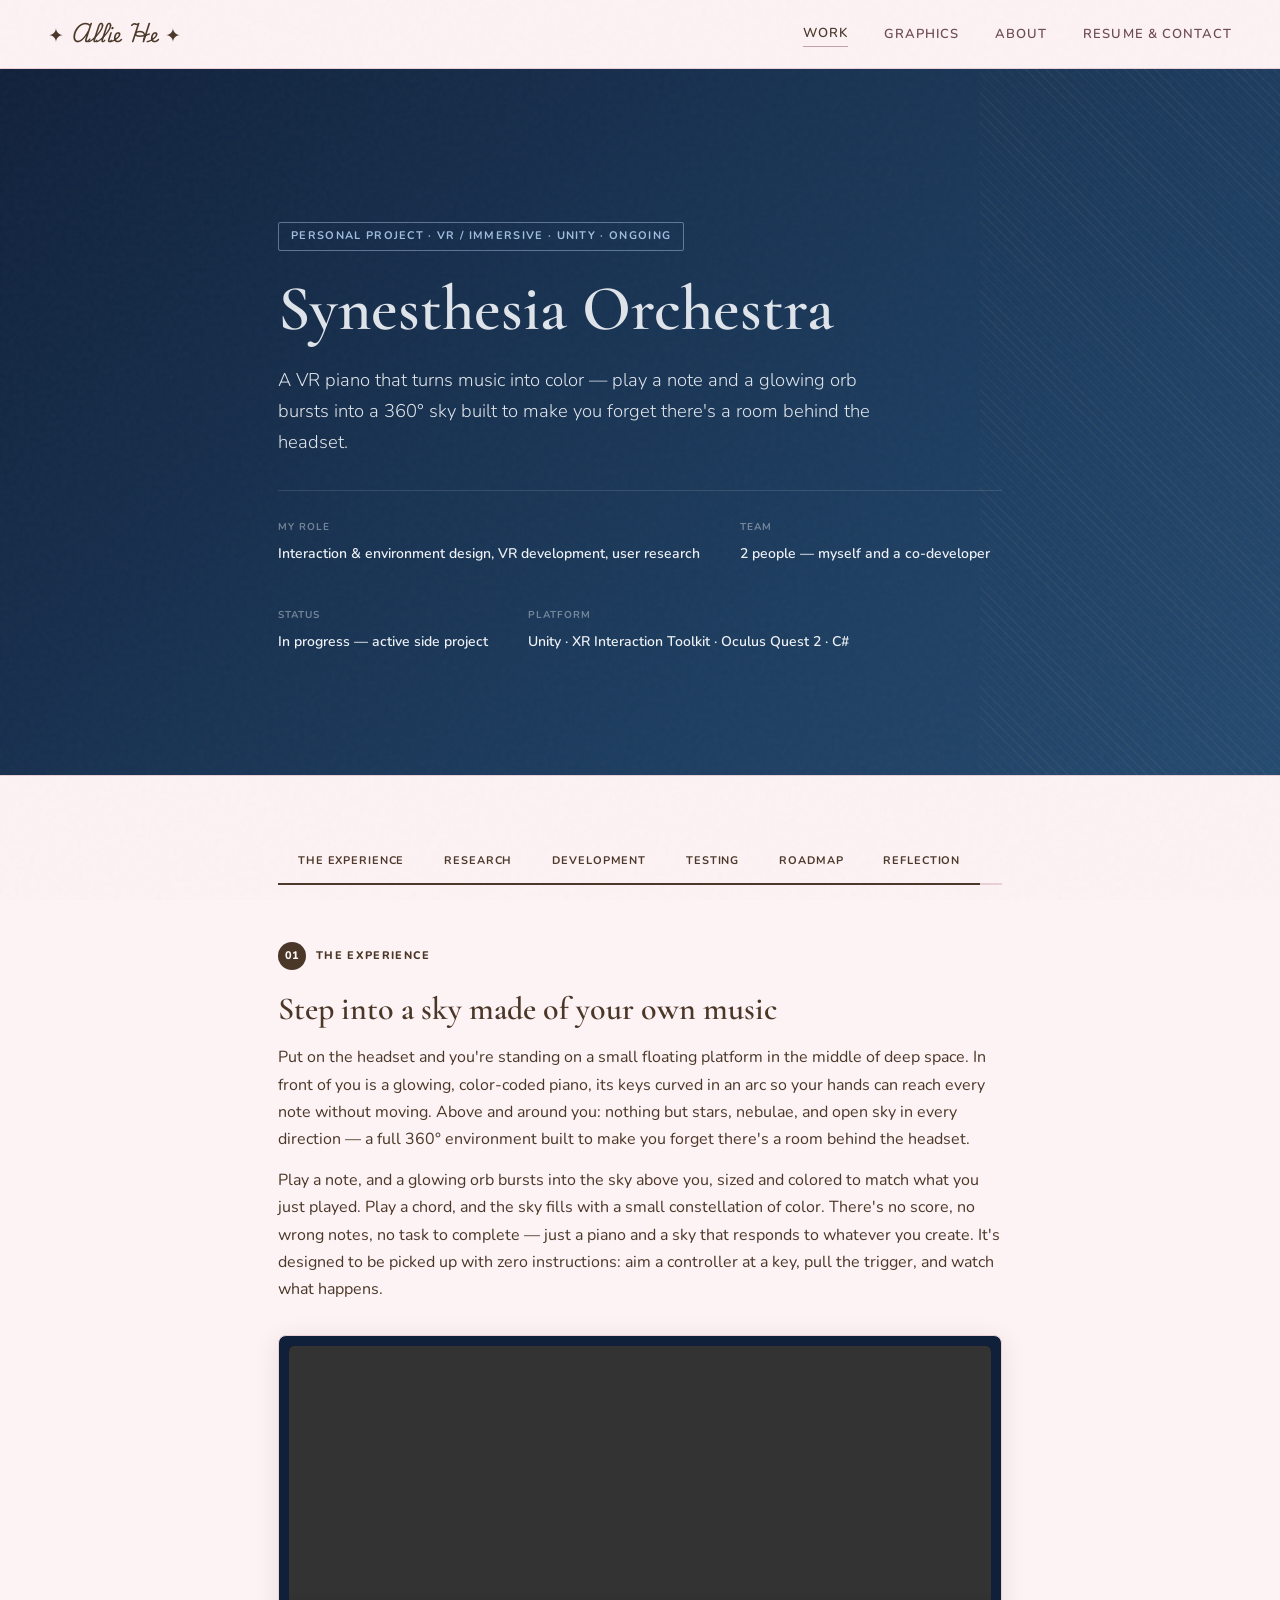
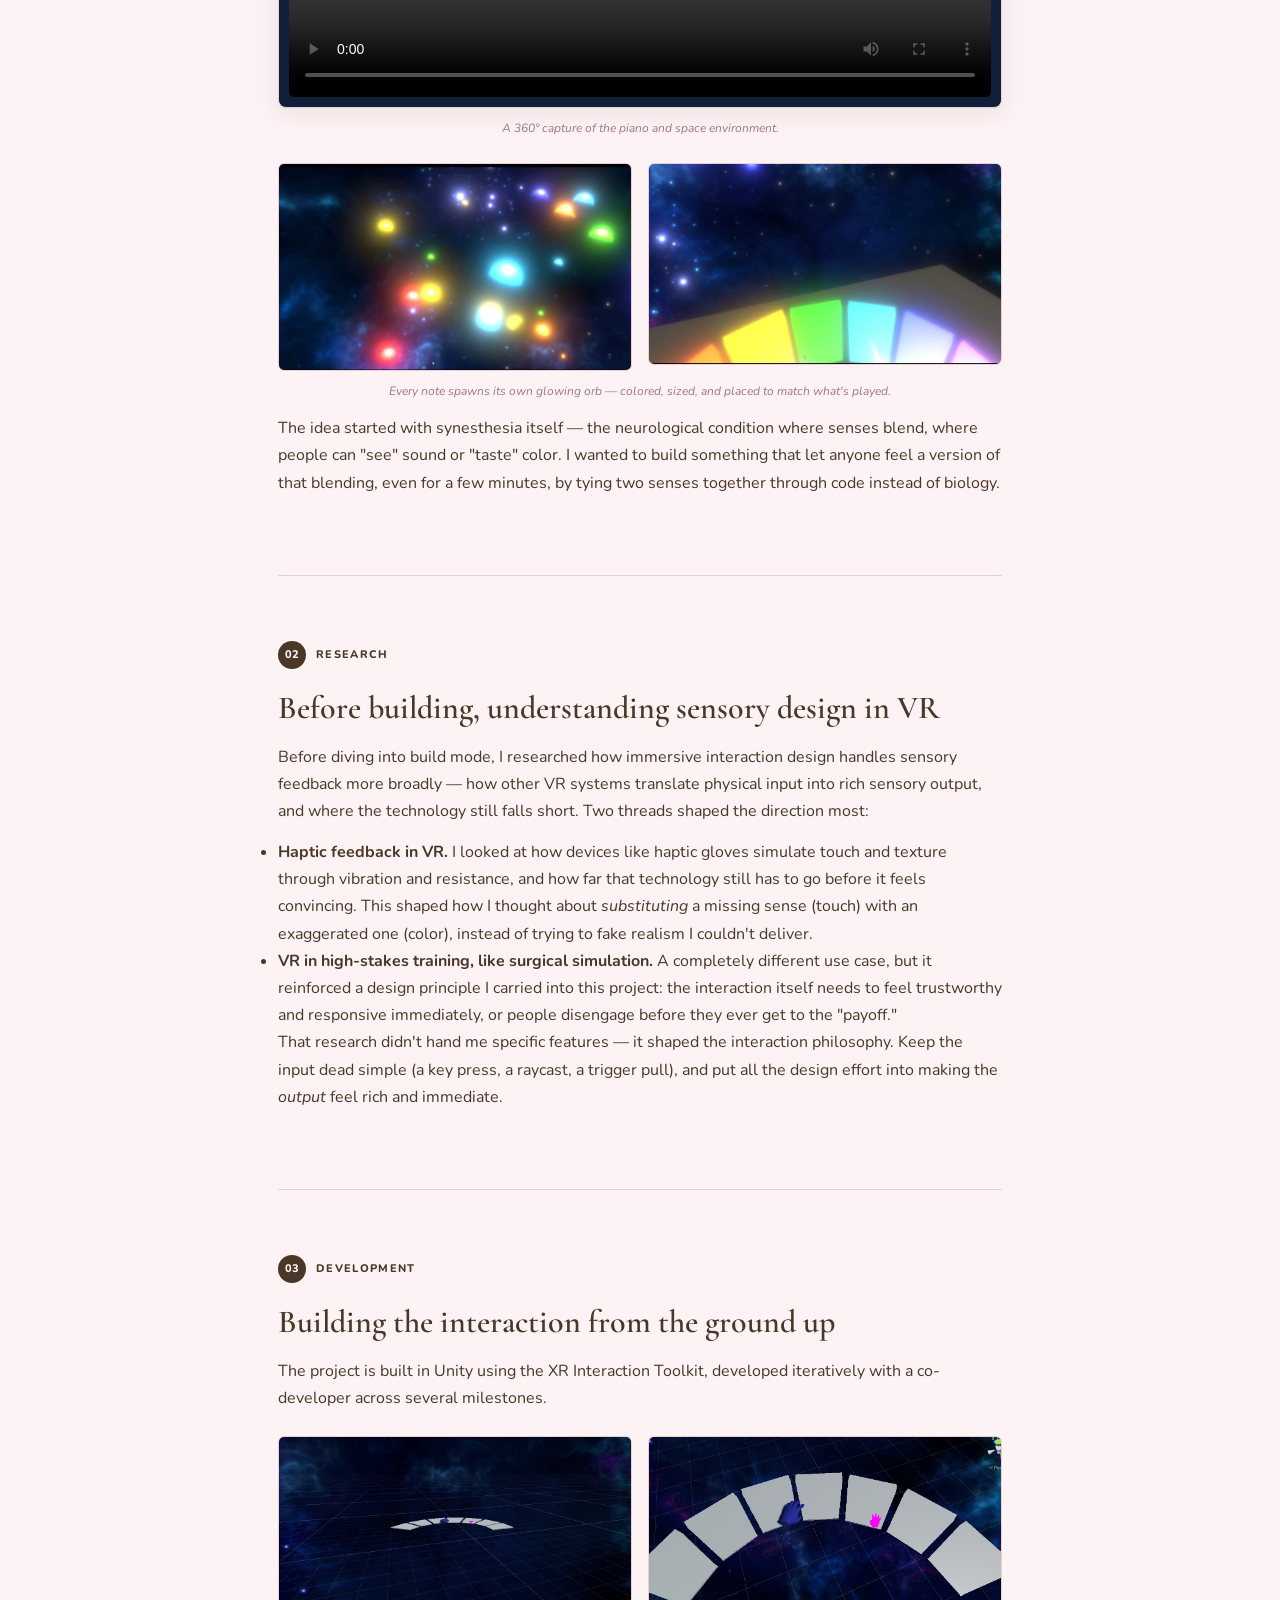
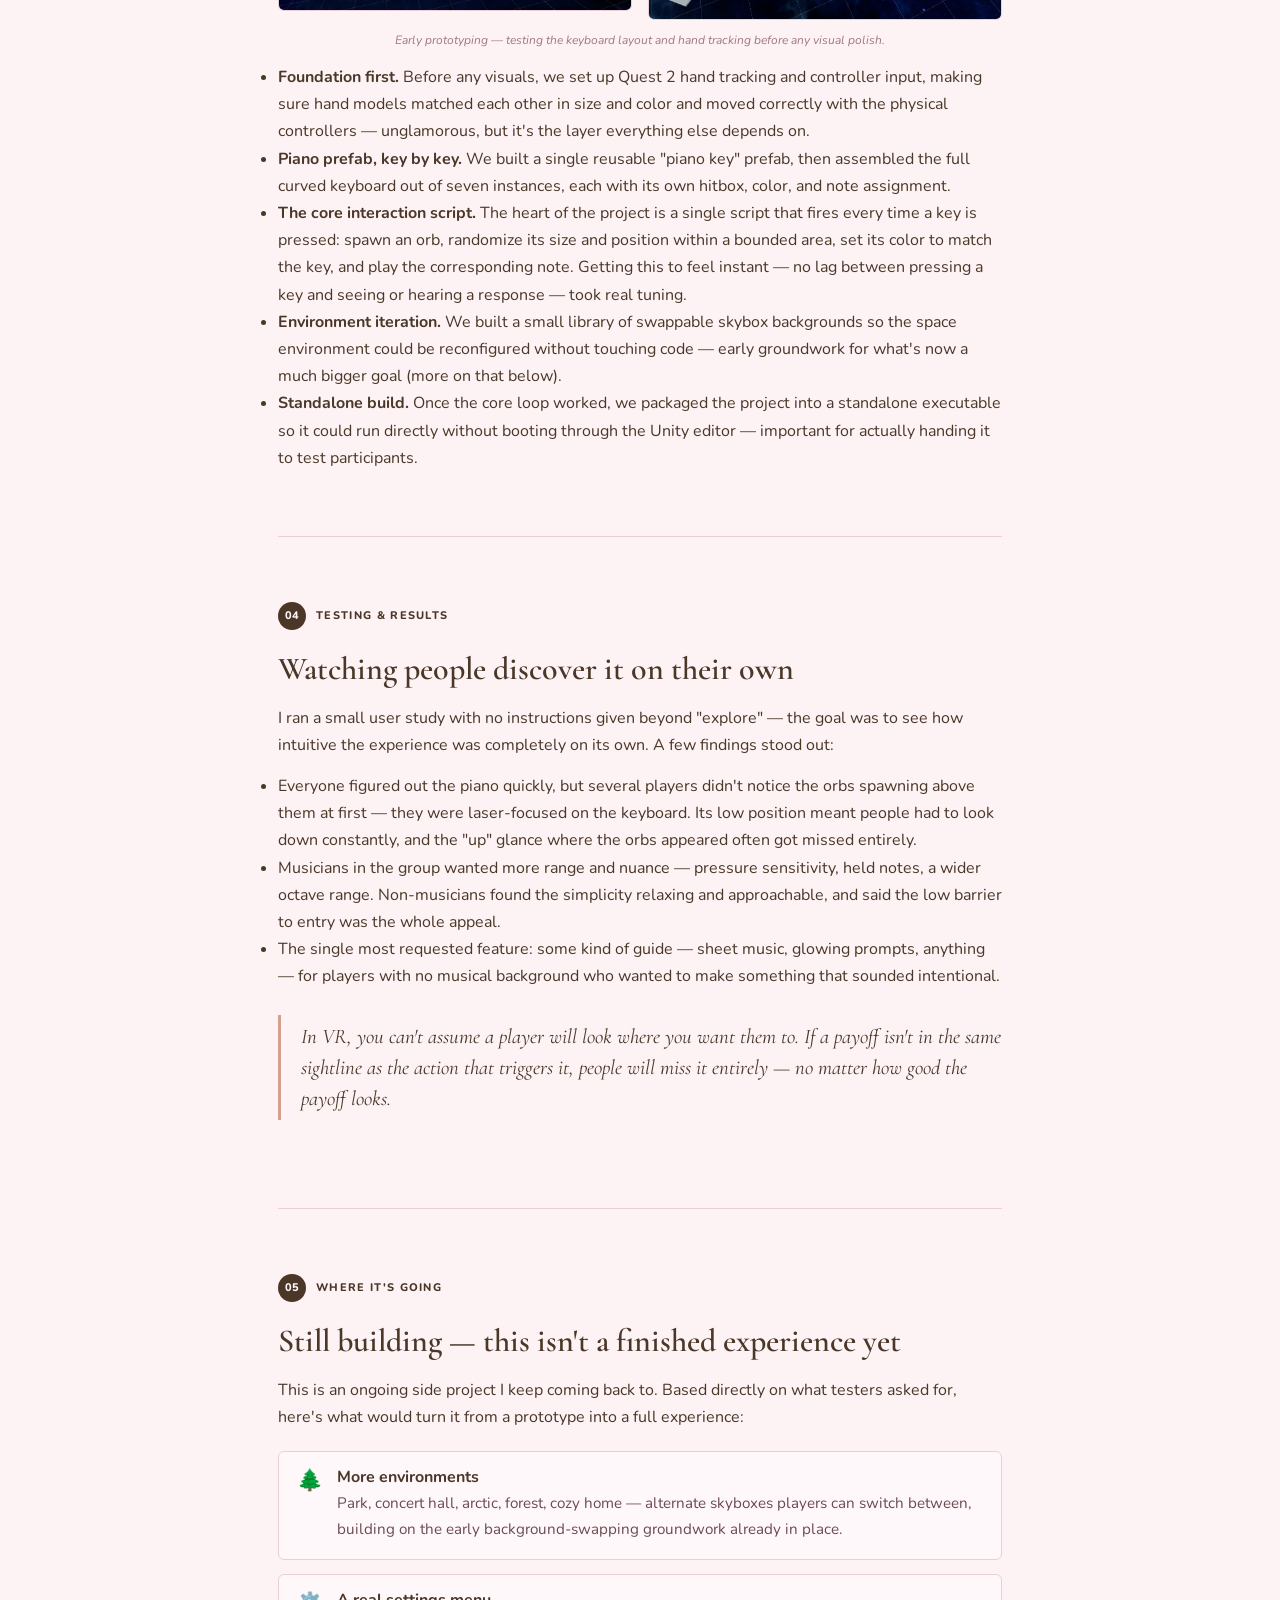
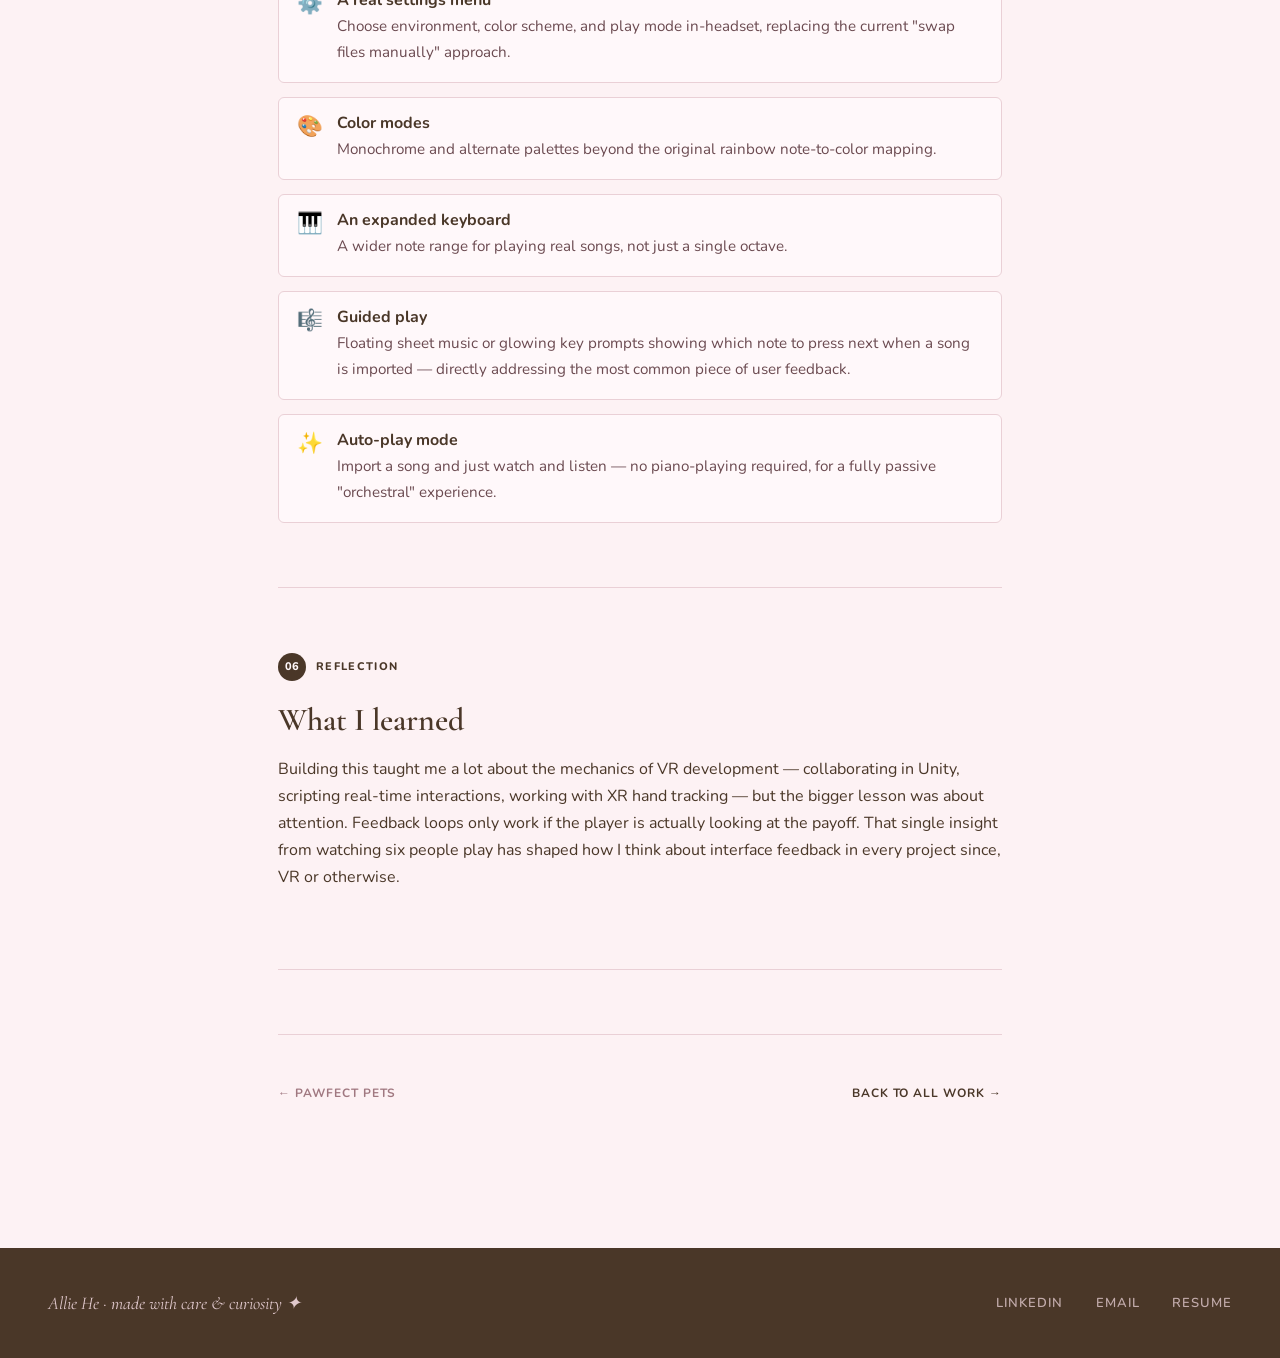
<file: synesthesia.html>
<!DOCTYPE html>
<html lang="en">
<head>
  <meta charset="UTF-8"/>
  <meta name="viewport" content="width=device-width, initial-scale=1.0"/>
  <title>Synesthesia Orchestra — Allie He</title>
  <link rel="preconnect" href="https://fonts.googleapis.com"/>
  <link rel="preconnect" href="https://fonts.gstatic.com" crossorigin/>
  <link href="https://fonts.googleapis.com/css2?family=Cormorant+Garamond:ital,wght@0,400;0,500;0,600;1,400;1,600&family=Nunito:wght@300;400;600;700&family=Playwrite+CA:wght@100..400&display=swap" rel="stylesheet"/>
  <link rel="stylesheet" href="style.css"/>
  <style>
    /* ── HERO — dark blue banner, light grey text ── */
    .syn-hero {
      background: linear-gradient(135deg, #10203a 0%, #1b3a5c 60%, #244a70 100%);
    }
    .syn-hero-inner {
      max-width: 820px; margin: 0 auto;
      padding: 80px 48px 64px;
    }
    .syn-hero h1, .syn-hero .subtitle { color: #dfe4ea; }
    .syn-hero .subtitle { font-weight: 300; }
    .syn-hero .cs-tag { border-color: rgba(180,205,235,0.45); color: #9fbde0; }
    .syn-hero .cs-meta {
      margin-top: 32px; padding-top: 28px;
      border-top: 1px solid rgba(223,228,234,0.14);
    }
    .syn-hero .cs-meta-item label { color: rgba(223,228,234,0.45); }
    .syn-hero .cs-meta-item span  { color: #eef1f5; }

    /* ── PULL QUOTE (matches ups / abg-research) ── */
    .finding-highlight {
      font-family: 'Cormorant Garamond', serif;
      font-size: 1.3rem; font-style: italic;
      color: var(--espresso);
      border-left: 3px solid var(--rose-dark);
      padding: 6px 0 6px 20px;
      margin: 24px 0; line-height: 1.5;
    }

    /* ── VIDEO ── */
    .syn-video-frame {
      background: #10203a;
      border-radius: 8px;
      padding: 10px;
      border: 1px solid var(--linen);
      box-shadow: 0 4px 24px rgba(74,55,40,0.1);
      margin: 32px 0 10px;
    }
    .syn-video-frame video {
      width: 100%; display: block;
      border-radius: 5px; background: #000;
    }

    /* ── TWO-UP IMAGE ROW (matches pawfect) ── */
    .screen-row {
      display: grid; grid-template-columns: 1fr 1fr;
      gap: 16px; margin: 24px 0 8px;
    }
    .screen-row img {
      width: 100%; border-radius: 6px;
      border: 1px solid var(--linen);
      display: block;
    }

    /* ── ROADMAP ── */
    .syn-roadmap { display: grid; gap: 14px; margin: 20px 0 0; }
    .syn-road-item {
      display: flex; gap: 14px;
      background: var(--warm-white);
      border: 1px solid var(--linen);
      border-radius: 6px;
      padding: 16px 18px;
    }
    .syn-road-icon { font-size: 1.3rem; line-height: 1; margin-top: 2px; flex-shrink: 0; }
    .syn-road-item h3 {
      font-family: 'Nunito', sans-serif;
      font-weight: 700; font-size: 1rem;
      margin: 0 0 4px; color: var(--espresso);
    }
    .syn-road-item p { margin: 0; font-size: 0.95rem; color: var(--ink); }

    /* ── PAGE NAV (matches ups) ── */
    .page-nav {
      display: flex; justify-content: space-between;
      padding-top: 48px;
      border-top: 1px solid var(--linen);
      margin-top: 48px;
    }
    .page-nav a {
      color: var(--muted); text-decoration: none;
      font-size: 12px; font-weight: 700;
      letter-spacing: 0.08em; text-transform: uppercase;
      transition: color 0.2s;
    }
    .page-nav a:last-child { color: var(--espresso); }
    .page-nav a:hover { color: var(--espresso); }

    @media (max-width: 680px) {
      .syn-hero-inner { padding: 48px 20px 40px; }
      .screen-row { grid-template-columns: 1fr; }
    }
  </style>
</head>
<body>

<script src="nav.js"></script>

<!-- HERO -->
<div class="cs-hero syn-hero">
  <div class="syn-hero-inner">
    <span class="cs-tag">Personal Project · VR / Immersive · Unity · Ongoing</span>
    <h1>Synesthesia Orchestra</h1>
    <p class="subtitle">A VR piano that turns music into color — play a note and a glowing orb bursts into a 360° sky built to make you forget there's a room behind the headset.</p>
    <div class="cs-meta">
      <div class="cs-meta-item"><label>My Role</label><span>Interaction &amp; environment design, VR development, user research</span></div>
      <div class="cs-meta-item"><label>Team</label><span>2 people — myself and a co-developer</span></div>
      <div class="cs-meta-item"><label>Status</label><span>In progress — active side project</span></div>
      <div class="cs-meta-item"><label>Platform</label><span>Unity · XR Interaction Toolkit · Oculus Quest 2 · C#</span></div>
    </div>
  </div>
</div>

<!-- BODY -->
<div class="cs-body">

  <div class="process-steps">
    <div class="process-step active">The Experience</div>
    <div class="process-step active">Research</div>
    <div class="process-step active">Development</div>
    <div class="process-step active">Testing</div>
    <div class="process-step active">Roadmap</div>
    <div class="process-step active">Reflection</div>
  </div>

  <!-- 01 THE EXPERIENCE -->
  <div class="phase-block">
    <div class="phase-label">
      <div class="phase-num">01</div>
      <div class="phase-name">The Experience</div>
    </div>
    <h2>Step into a sky made of your own music</h2>
    <p>Put on the headset and you're standing on a small floating platform in the middle of deep space. In front of you is a glowing, color-coded piano, its keys curved in an arc so your hands can reach every note without moving. Above and around you: nothing but stars, nebulae, and open sky in every direction — a full 360° environment built to make you forget there's a room behind the headset.</p>
    <p>Play a note, and a glowing orb bursts into the sky above you, sized and colored to match what you just played. Play a chord, and the sky fills with a small constellation of color. There's no score, no wrong notes, no task to complete — just a piano and a sky that responds to whatever you create. It's designed to be picked up with zero instructions: aim a controller at a key, pull the trigger, and watch what happens.</p>

    <div class="syn-video-frame">
    <video controls preload="metadata">
      <source src="img/synesthesia-video.mp4" type="video/mp4">
      Your browser doesn't support embedded video — <a href="img/synesthesia-video.mp4">watch it here</a>.
    </video>
  </div>
  <p class="cs-image-caption">A 360° capture of the piano and space environment.</p>

    <div class="screen-row">
      <img src="img/synesthesia-orbs.jpg" alt="Colorful glowing orbs spawning in a starry sky above the platform"/>
      <img src="img/synesthesia-keyboard.jpg" alt="Close-up of the glowing rainbow-colored piano keyboard"/>
    </div>
    <p class="cs-image-caption">Every note spawns its own glowing orb — colored, sized, and placed to match what's played.</p>

    <p>The idea started with synesthesia itself — the neurological condition where senses blend, where people can "see" sound or "taste" color. I wanted to build something that let anyone feel a version of that blending, even for a few minutes, by tying two senses together through code instead of biology.</p>
  </div>

  <!-- 02 RESEARCH -->
  <div class="phase-block">
    <div class="phase-label">
      <div class="phase-num">02</div>
      <div class="phase-name">Research</div>
    </div>
    <h2>Before building, understanding sensory design in VR</h2>
    <p>Before diving into build mode, I researched how immersive interaction design handles sensory feedback more broadly — how other VR systems translate physical input into rich sensory output, and where the technology still falls short. Two threads shaped the direction most:</p>
    <ul>
      <li><strong>Haptic feedback in VR.</strong> I looked at how devices like haptic gloves simulate touch and texture through vibration and resistance, and how far that technology still has to go before it feels convincing. This shaped how I thought about <em>substituting</em> a missing sense (touch) with an exaggerated one (color), instead of trying to fake realism I couldn't deliver.</li>
      <li><strong>VR in high-stakes training, like surgical simulation.</strong> A completely different use case, but it reinforced a design principle I carried into this project: the interaction itself needs to feel trustworthy and responsive immediately, or people disengage before they ever get to the "payoff."</li>
    </ul>
    <p>That research didn't hand me specific features — it shaped the interaction philosophy. Keep the input dead simple (a key press, a raycast, a trigger pull), and put all the design effort into making the <em>output</em> feel rich and immediate.</p>
  </div>

  <!-- 03 DEVELOPMENT -->
  <div class="phase-block">
    <div class="phase-label">
      <div class="phase-num">03</div>
      <div class="phase-name">Development</div>
    </div>
    <h2>Building the interaction from the ground up</h2>
    <p>The project is built in Unity using the XR Interaction Toolkit, developed iteratively with a co-developer across several milestones.</p>

    <div class="screen-row">
      <img src="img/synesthesia-dev-1.jpg" alt="Early grey-box prototype of the curved piano keyboard in the space environment"/>
      <img src="img/synesthesia-dev-2.jpg" alt="Untextured piano keys with ghost VR hand models testing controller tracking"/>
    </div>
    <p class="cs-image-caption">Early prototyping — testing the keyboard layout and hand tracking before any visual polish.</p>

    <ul>
      <li><strong>Foundation first.</strong> Before any visuals, we set up Quest 2 hand tracking and controller input, making sure hand models matched each other in size and color and moved correctly with the physical controllers — unglamorous, but it's the layer everything else depends on.</li>
      <li><strong>Piano prefab, key by key.</strong> We built a single reusable "piano key" prefab, then assembled the full curved keyboard out of seven instances, each with its own hitbox, color, and note assignment.</li>
      <li><strong>The core interaction script.</strong> The heart of the project is a single script that fires every time a key is pressed: spawn an orb, randomize its size and position within a bounded area, set its color to match the key, and play the corresponding note. Getting this to feel instant — no lag between pressing a key and seeing or hearing a response — took real tuning.</li>
      <li><strong>Environment iteration.</strong> We built a small library of swappable skybox backgrounds so the space environment could be reconfigured without touching code — early groundwork for what's now a much bigger goal (more on that below).</li>
      <li><strong>Standalone build.</strong> Once the core loop worked, we packaged the project into a standalone executable so it could run directly without booting through the Unity editor — important for actually handing it to test participants.</li>
    </ul>
  </div>

  <!-- 04 TESTING -->
  <div class="phase-block">
    <div class="phase-label">
      <div class="phase-num">04</div>
      <div class="phase-name">Testing &amp; Results</div>
    </div>
    <h2>Watching people discover it on their own</h2>
    <p>I ran a small user study with no instructions given beyond "explore" — the goal was to see how intuitive the experience was completely on its own. A few findings stood out:</p>
    <ul>
      <li>Everyone figured out the piano quickly, but several players didn't notice the orbs spawning above them at first — they were laser-focused on the keyboard. Its low position meant people had to look down constantly, and the "up" glance where the orbs appeared often got missed entirely.</li>
      <li>Musicians in the group wanted more range and nuance — pressure sensitivity, held notes, a wider octave range. Non-musicians found the simplicity relaxing and approachable, and said the low barrier to entry was the whole appeal.</li>
      <li>The single most requested feature: some kind of guide — sheet music, glowing prompts, anything — for players with no musical background who wanted to make something that sounded intentional.</li>
    </ul>

    <div class="finding-highlight">
      In VR, you can't assume a player will look where you want them to. If a payoff isn't in the same sightline as the action that triggers it, people will miss it entirely — no matter how good the payoff looks.
    </div>
  </div>

  <!-- 05 WHERE IT'S GOING -->
  <div class="phase-block">
    <div class="phase-label">
      <div class="phase-num">05</div>
      <div class="phase-name">Where It's Going</div>
    </div>
    <h2>Still building — this isn't a finished experience yet</h2>
    <p>This is an ongoing side project I keep coming back to. Based directly on what testers asked for, here's what would turn it from a prototype into a full experience:</p>

    <div class="syn-roadmap">
      <div class="syn-road-item">
        <div class="syn-road-icon">🌲</div>
        <div>
          <h3>More environments</h3>
          <p>Park, concert hall, arctic, forest, cozy home — alternate skyboxes players can switch between, building on the early background-swapping groundwork already in place.</p>
        </div>
      </div>
      <div class="syn-road-item">
        <div class="syn-road-icon">⚙️</div>
        <div>
          <h3>A real settings menu</h3>
          <p>Choose environment, color scheme, and play mode in-headset, replacing the current "swap files manually" approach.</p>
        </div>
      </div>
      <div class="syn-road-item">
        <div class="syn-road-icon">🎨</div>
        <div>
          <h3>Color modes</h3>
          <p>Monochrome and alternate palettes beyond the original rainbow note-to-color mapping.</p>
        </div>
      </div>
      <div class="syn-road-item">
        <div class="syn-road-icon">🎹</div>
        <div>
          <h3>An expanded keyboard</h3>
          <p>A wider note range for playing real songs, not just a single octave.</p>
        </div>
      </div>
      <div class="syn-road-item">
        <div class="syn-road-icon">🎼</div>
        <div>
          <h3>Guided play</h3>
          <p>Floating sheet music or glowing key prompts showing which note to press next when a song is imported — directly addressing the most common piece of user feedback.</p>
        </div>
      </div>
      <div class="syn-road-item">
        <div class="syn-road-icon">✨</div>
        <div>
          <h3>Auto-play mode</h3>
          <p>Import a song and just watch and listen — no piano-playing required, for a fully passive "orchestral" experience.</p>
        </div>
      </div>
    </div>
  </div>

  <!-- 06 REFLECTION -->
  <div class="phase-block">
    <div class="phase-label">
      <div class="phase-num">06</div>
      <div class="phase-name">Reflection</div>
    </div>
    <h2>What I learned</h2>
    <p>Building this taught me a lot about the mechanics of VR development — collaborating in Unity, scripting real-time interactions, working with XR hand tracking — but the bigger lesson was about attention. Feedback loops only work if the player is actually looking at the payoff. That single insight from watching six people play has shaped how I think about interface feedback in every project since, VR or otherwise.</p>
  </div>

  <div class="page-nav">
    <a href="pawfect.html">← Pawfect Pets</a>
    <a href="ux.html">Back to All Work →</a>
  </div>

</div>

<footer class="footer">
  <div class="footer-left">Allie He · made with care &amp; curiosity ✦</div>
  <div class="footer-links">
    <a href="https://www.linkedin.com/in/allie-he-yijia/" target="_blank">LinkedIn</a>
    <a href="mailto:alliehe2015@gmail.com">Email</a>
    <a href="files/allie-he-resume.pdf" target="_blank">Resume</a>
  </div>
</footer>

</body>
</html>
</file>
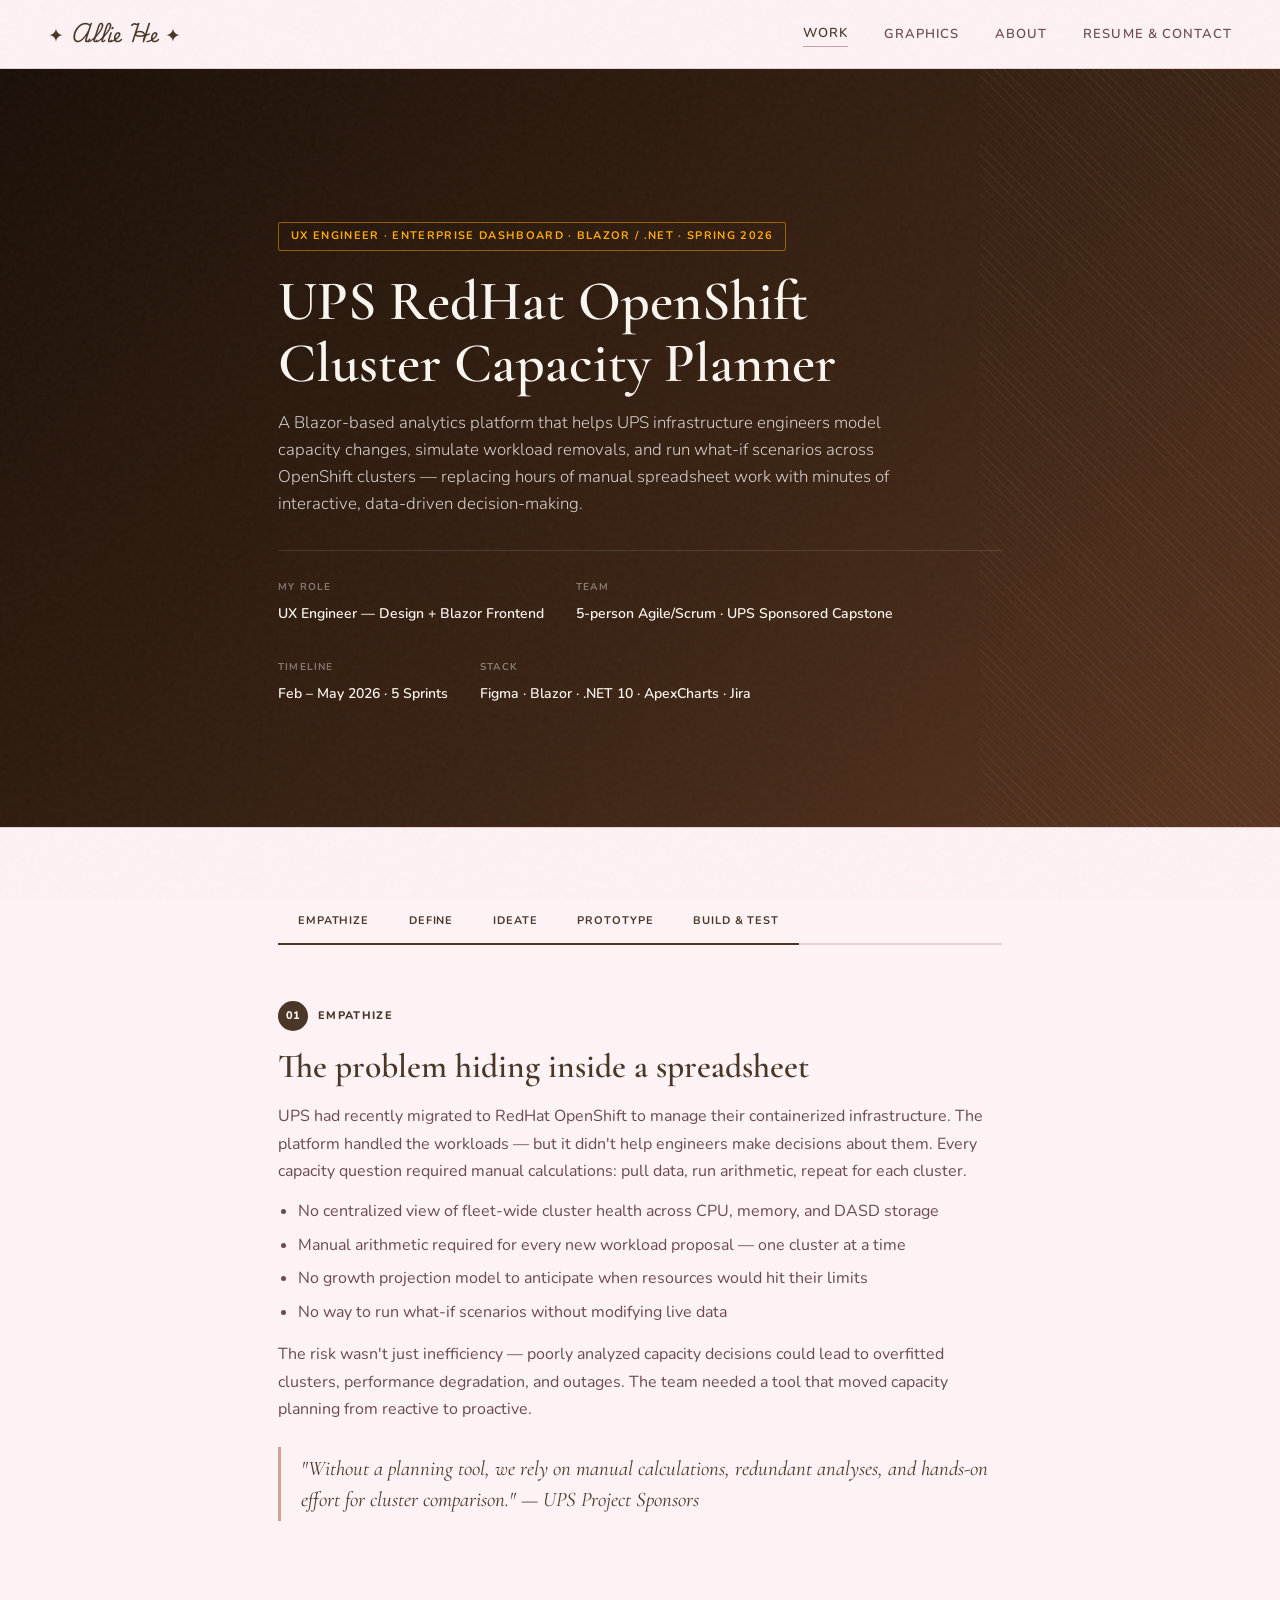
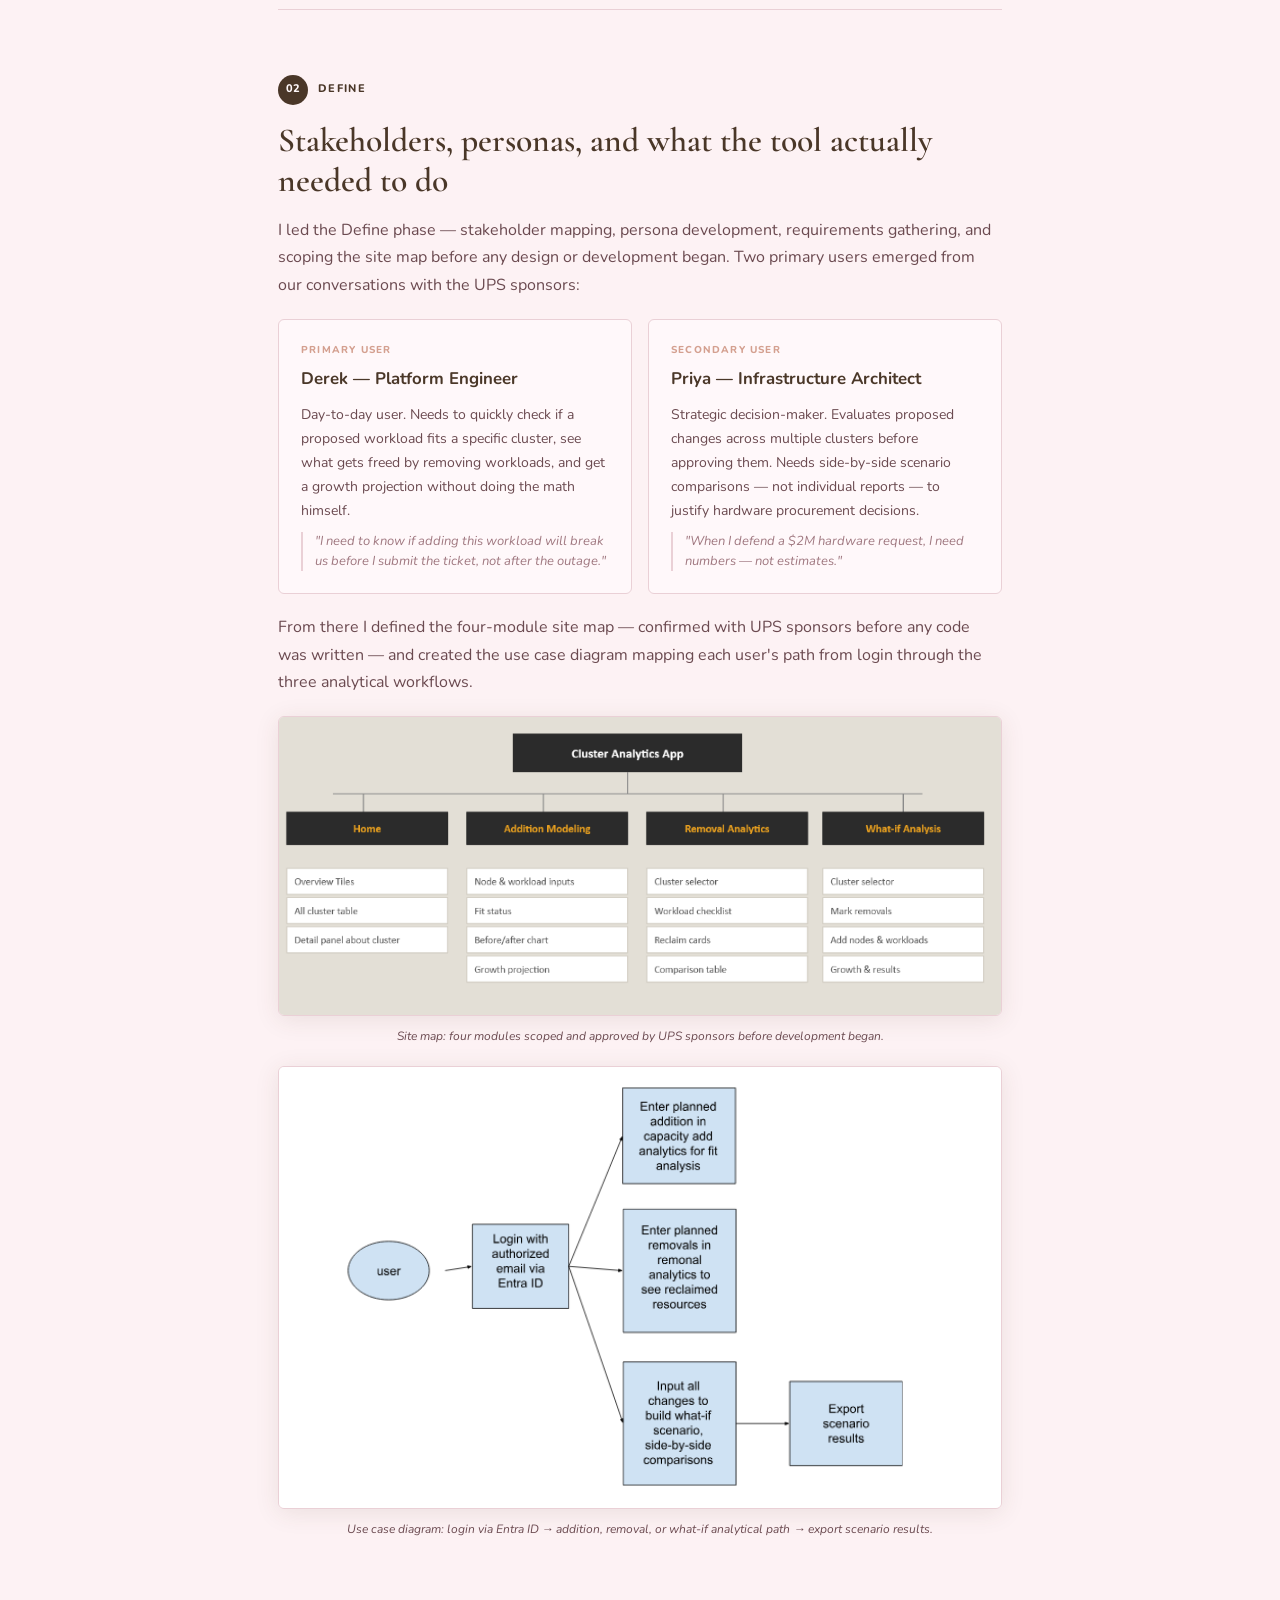
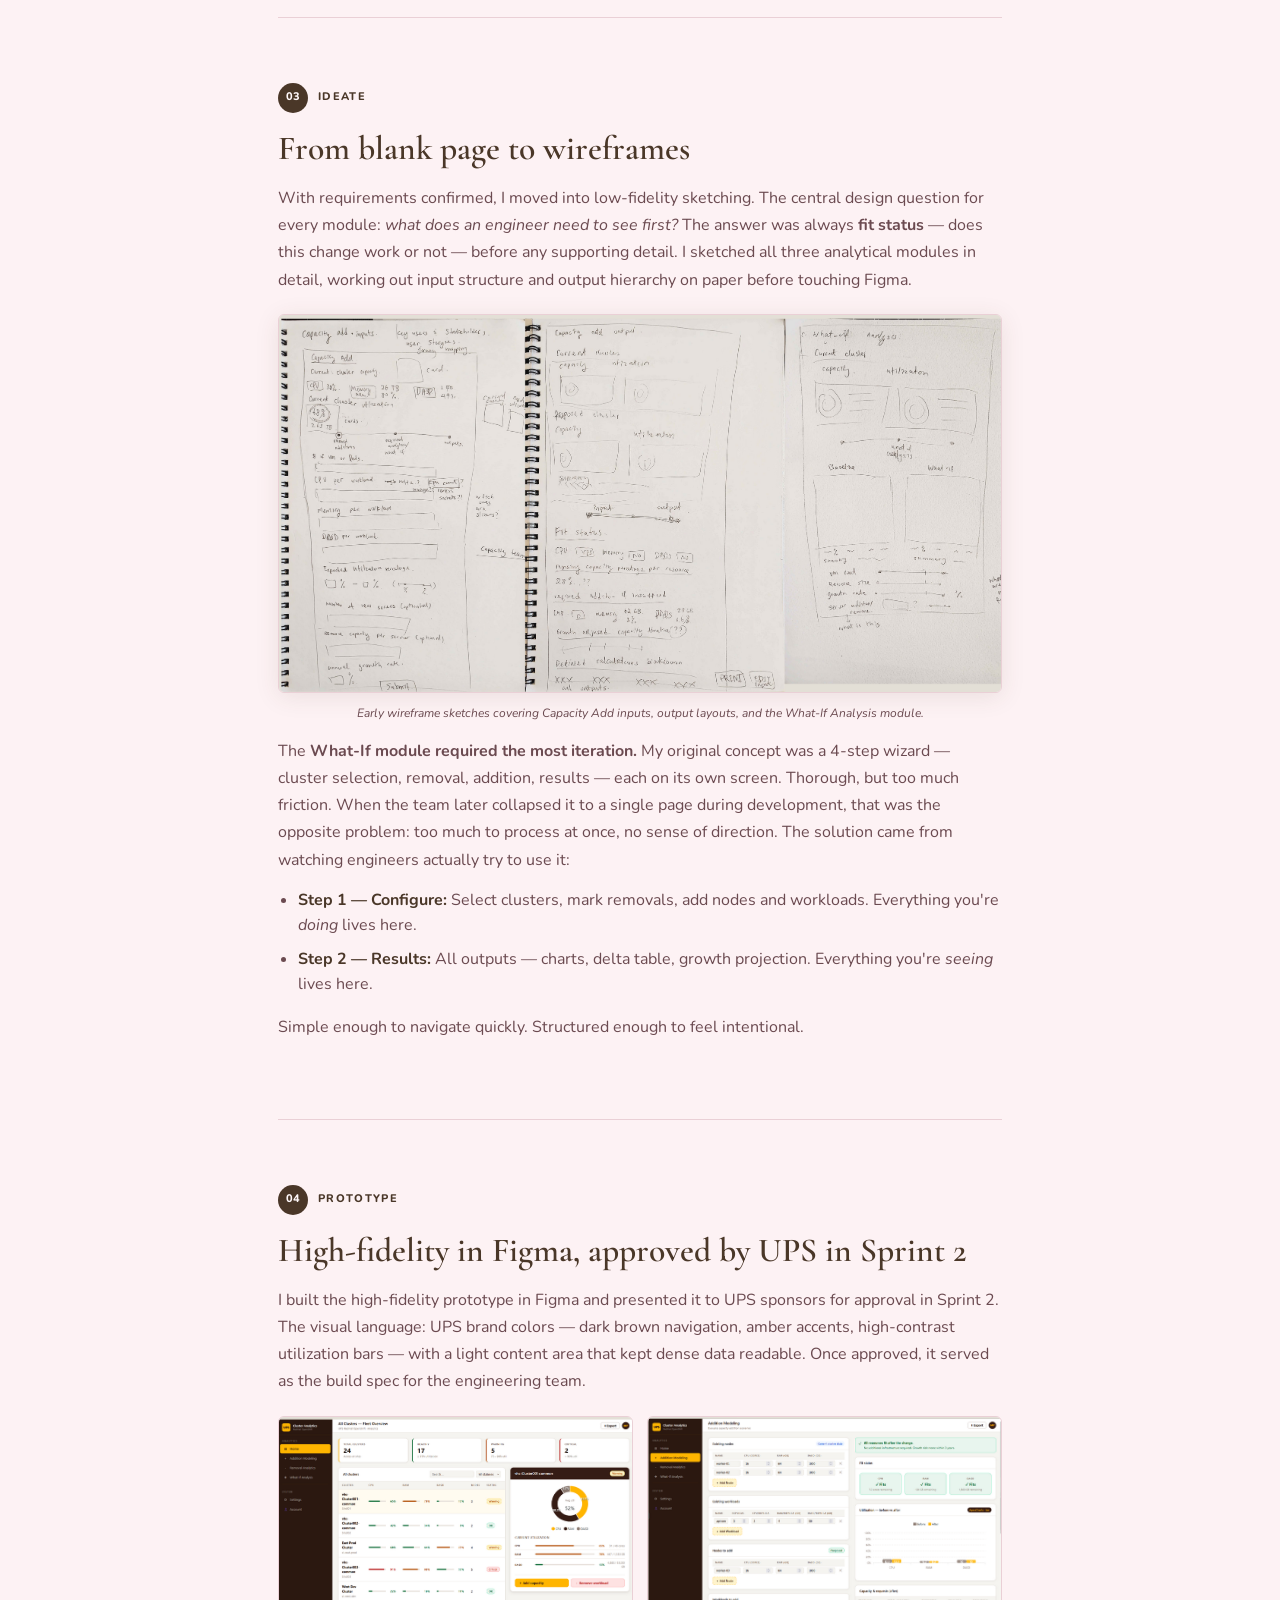
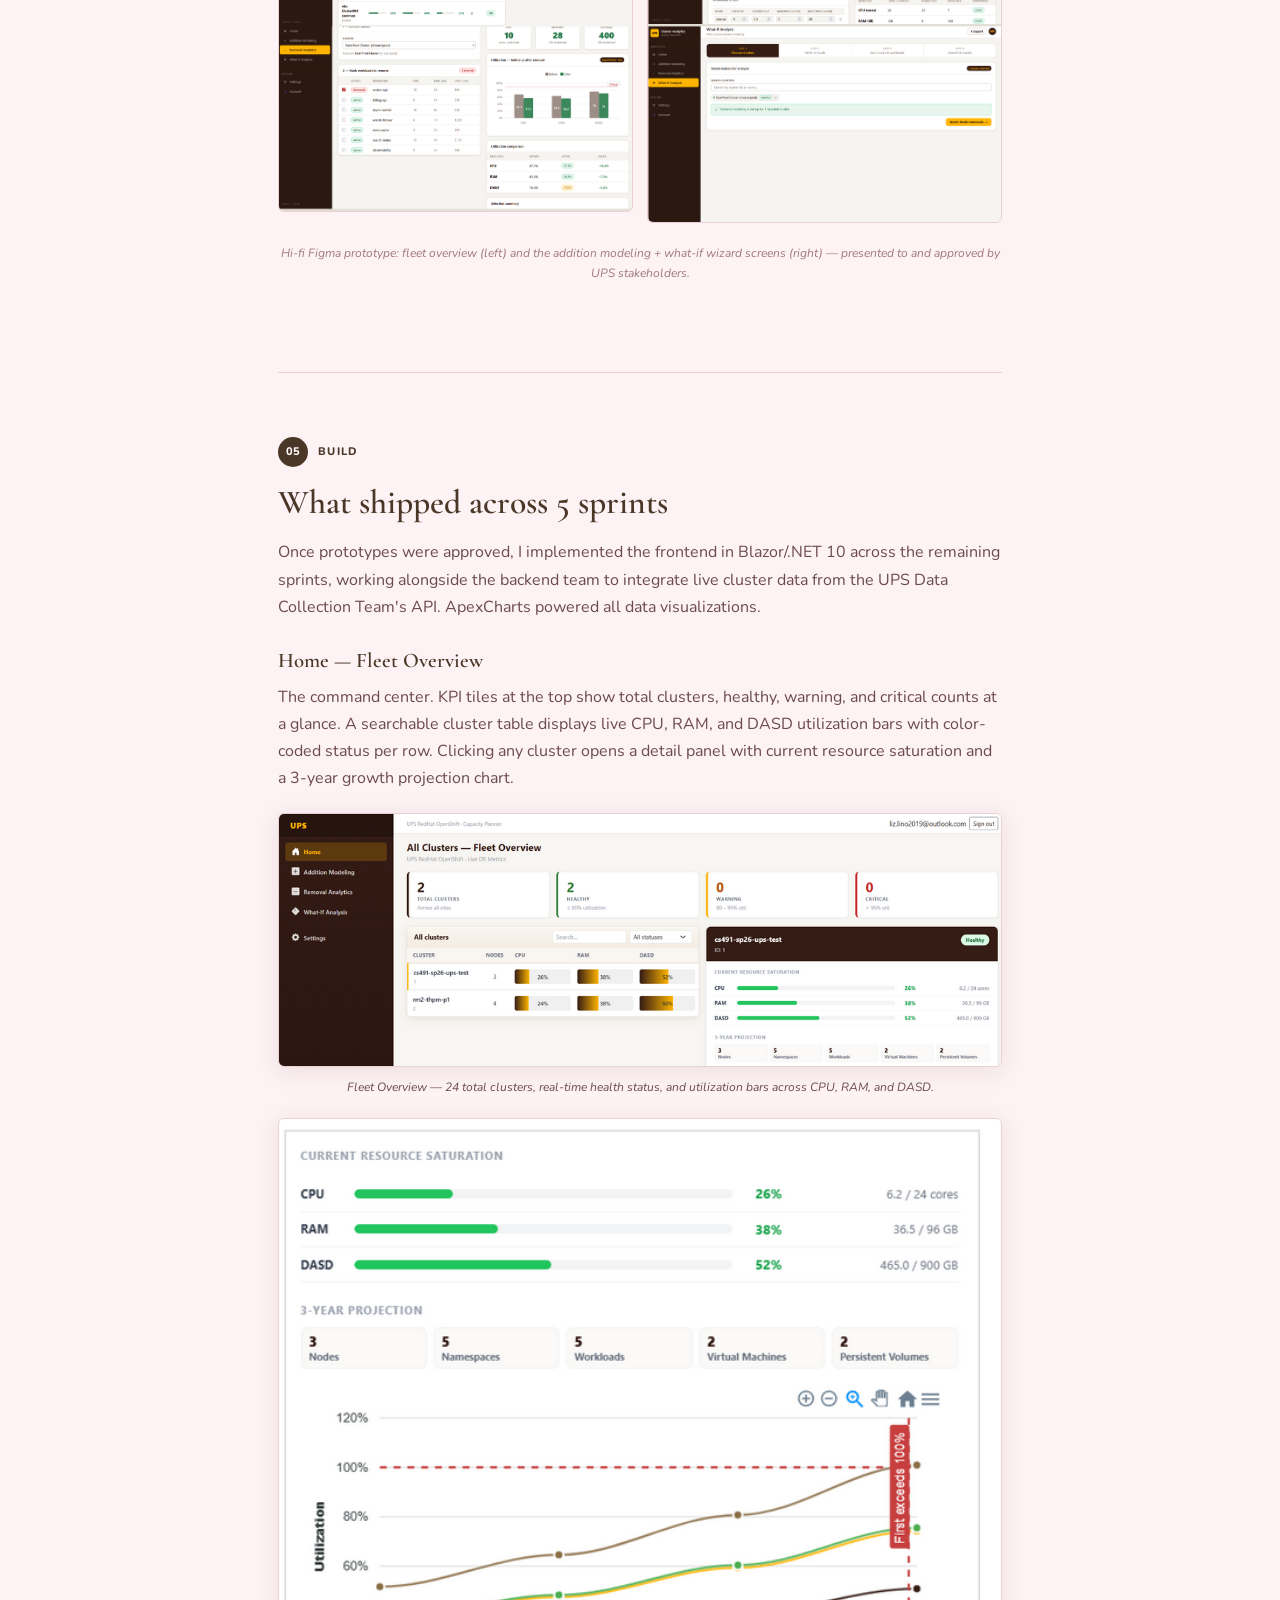
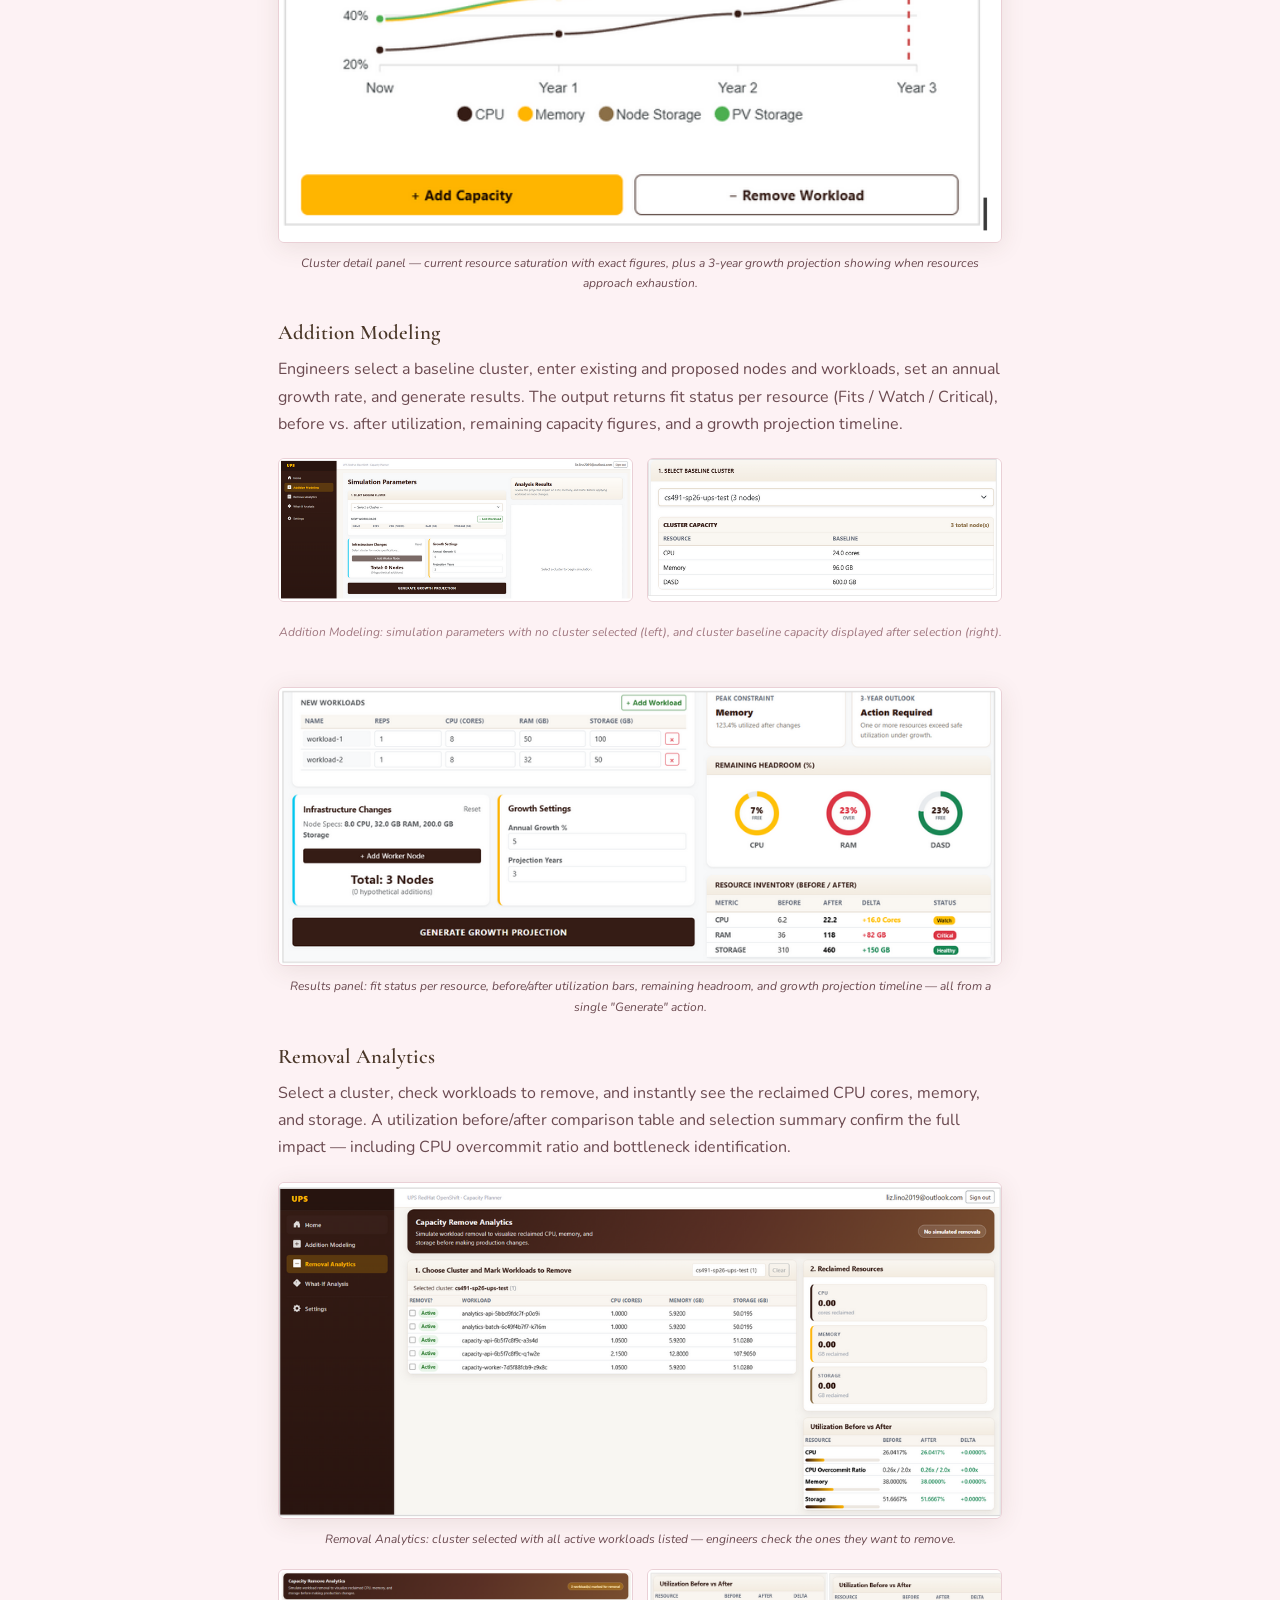
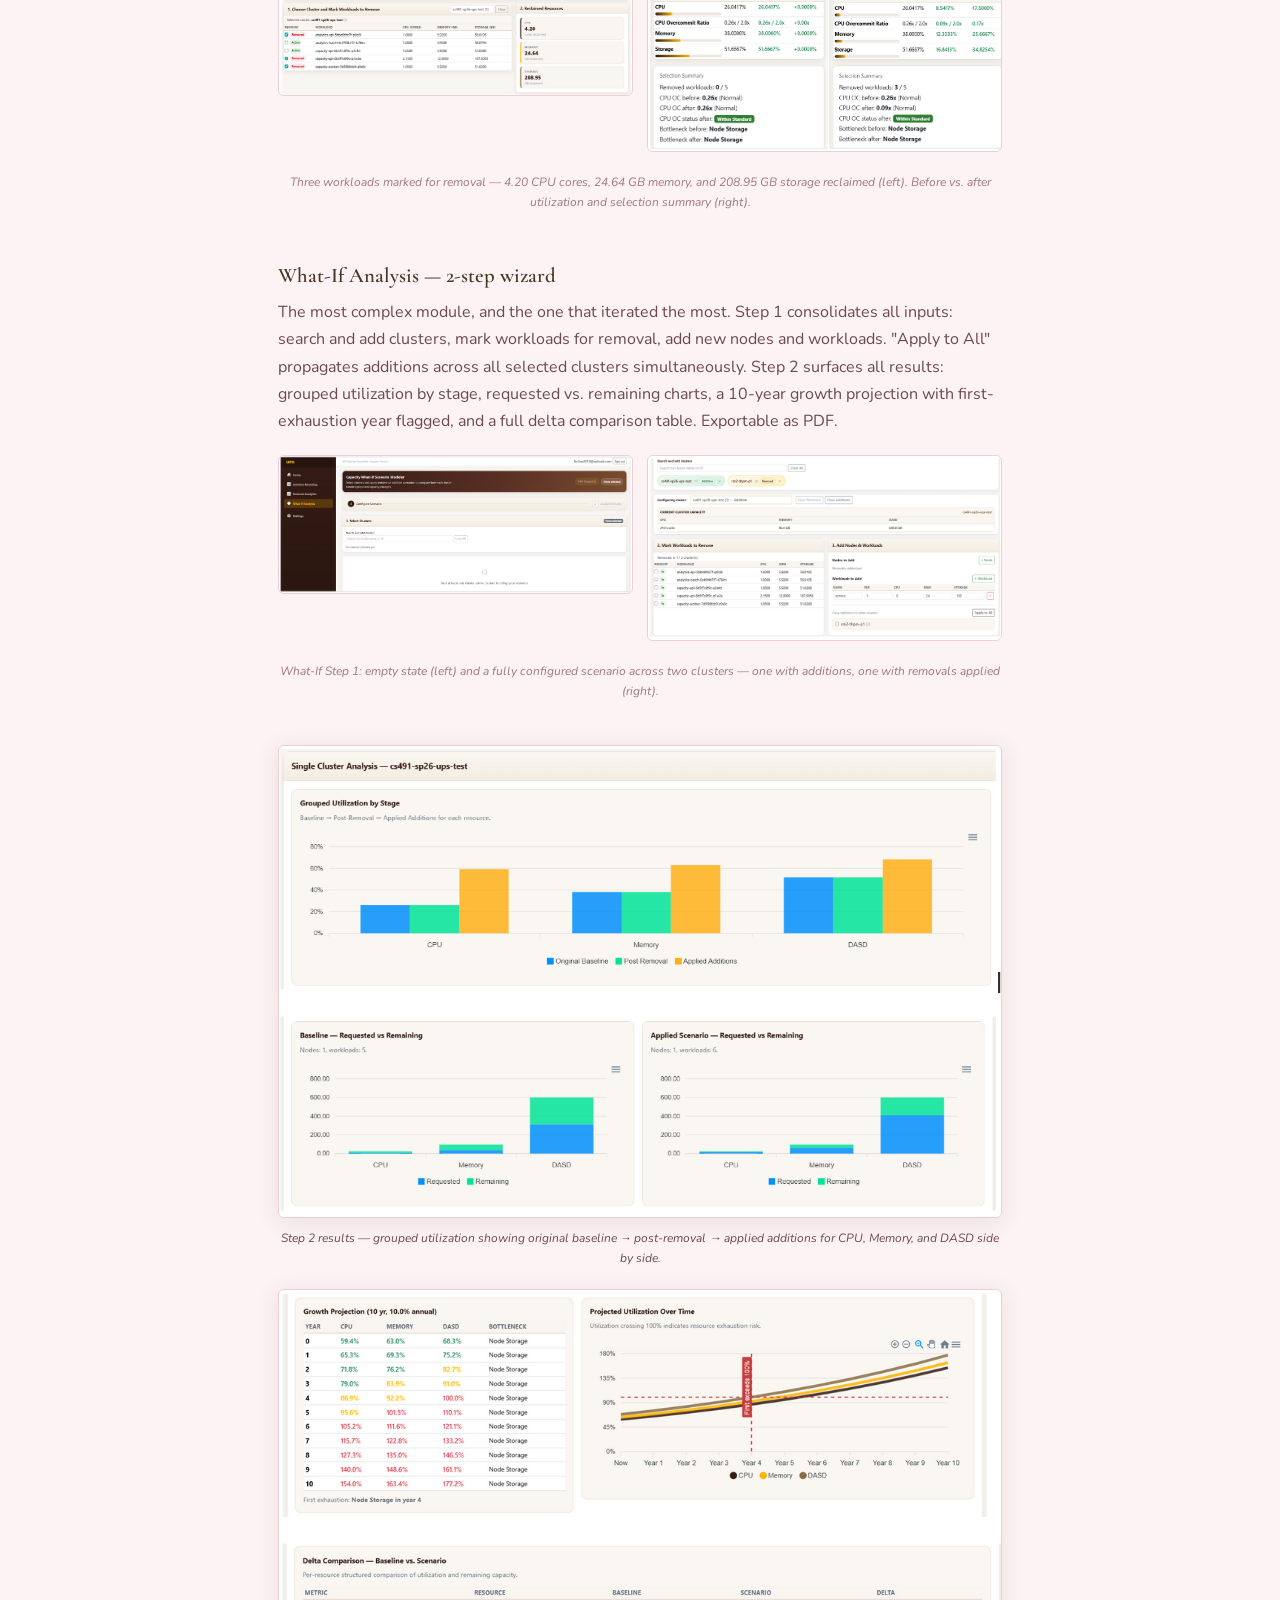
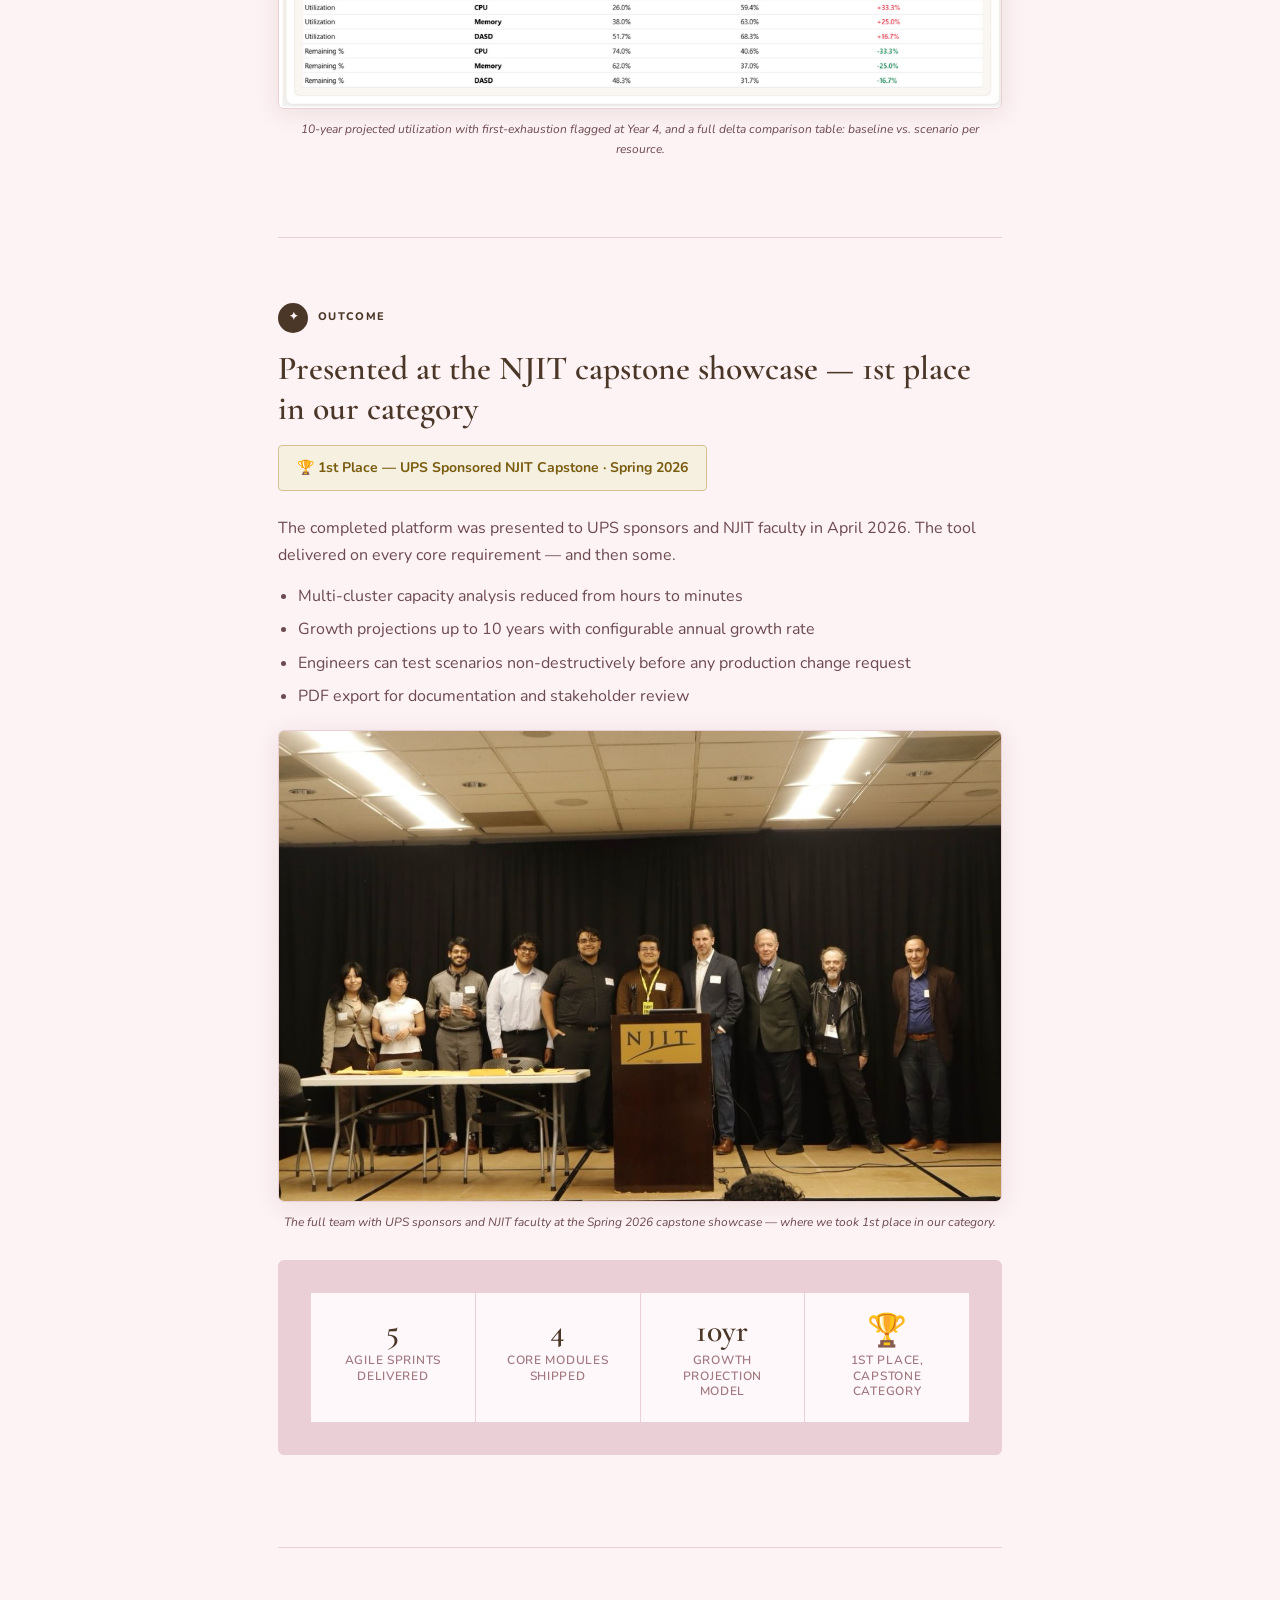
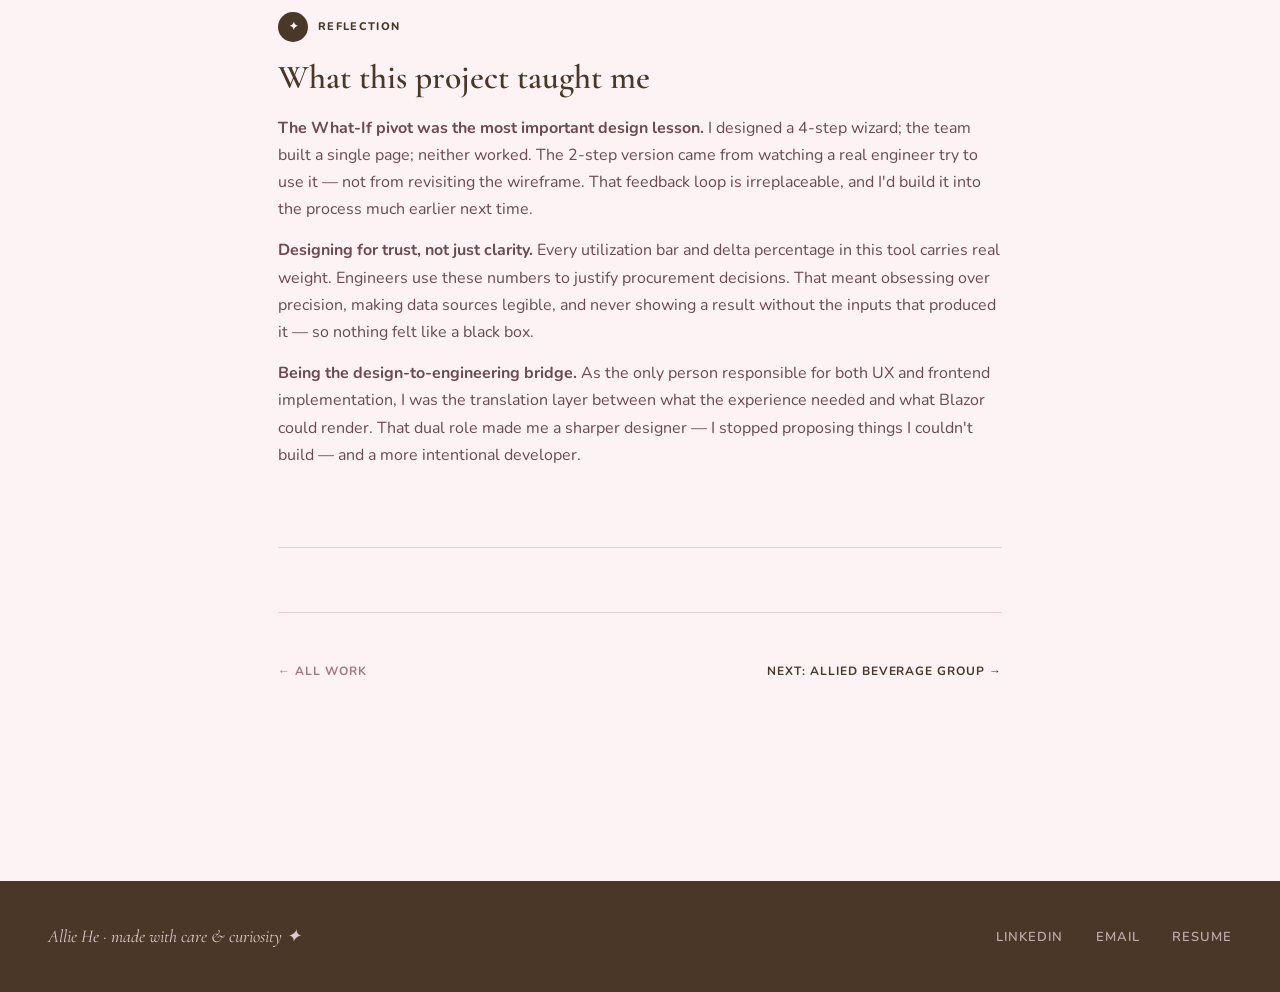
<file: ups.html>
<!DOCTYPE html>
<html lang="en">
<head>
  <meta charset="UTF-8"/>
  <meta name="viewport" content="width=device-width, initial-scale=1.0"/>
  <title>UPS Cluster Capacity Planner — Allie He</title>
  <link rel="preconnect" href="https://fonts.googleapis.com"/>
  <link rel="preconnect" href="https://fonts.gstatic.com" crossorigin/>
  <link href="https://fonts.googleapis.com/css2?family=Cormorant+Garamond:ital,wght@0,400;0,500;0,600;1,400;1,600&family=Nunito:wght@300;400;600;700&family=Playwrite+CA:wght@100..400&display=swap" rel="stylesheet"/>
  <link rel="stylesheet" href="style.css"/>
  <style>
    /* ── UPS HERO ── */
    .ups-hero {
      background: linear-gradient(135deg, #1a0f07 0%, #3b2314 60%, #5a3520 100%);
    }
    .ups-hero-inner {
      max-width: 820px; margin: 0 auto;
      padding: 80px 48px 64px;
    }
    .ups-hero .cs-tag { border-color: rgba(255,166,0,0.5); color: #ffaa00; }

    /* ── PHASE BLOCKS ── */
    .phase-block {
      margin-bottom: 64px;
      padding-bottom: 64px;
      border-bottom: 1px solid var(--linen);
    }
    .phase-block:last-of-type { border-bottom: none; }

    .phase-label {
      display: inline-flex; align-items: center; gap: 10px;
      margin-bottom: 16px;
    }
    .phase-num {
      width: 30px; height: 30px; border-radius: 50%;
      background: var(--espresso); color: var(--warm-white);
      font-size: 11px; font-weight: 800;
      display: flex; align-items: center; justify-content: center;
      flex-shrink: 0;
    }
    .phase-name {
      font-size: 11px; font-weight: 800;
      letter-spacing: 0.12em; text-transform: uppercase;
      color: var(--espresso);
    }
    .phase-block h2 {
      font-family: 'Cormorant Garamond', serif;
      font-size: clamp(1.5rem, 3vw, 2.1rem);
      font-weight: 600; line-height: 1.2;
      color: var(--espresso); margin-bottom: 16px;
    }
    .phase-block h3 {
      font-family: 'Cormorant Garamond', serif;
      font-size: 1.3rem; font-weight: 600;
      color: var(--espresso); margin: 28px 0 10px;
    }
    .phase-block p { margin-bottom: 14px; color: var(--ink); }
    .phase-block ul {
      margin: 12px 0 16px 0; padding-left: 20px;
    }
    .phase-block ul li {
      margin-bottom: 8px; color: var(--ink); line-height: 1.6;
    }
    .phase-block ul li strong { color: var(--espresso); }

    /* ── PROCESS STEPS ── */
    .process-steps {
      display: flex; flex-wrap: wrap; gap: 0;
      border-bottom: 2px solid var(--linen);
      margin-bottom: 56px;
    }
    .process-step {
      padding: 12px 20px;
      font-size: 11px; font-weight: 700;
      letter-spacing: 0.08em; text-transform: uppercase;
      color: var(--muted);
      border-bottom: 2px solid transparent;
      margin-bottom: -2px;
    }
    .process-step.active {
      color: var(--espresso);
      border-bottom-color: var(--espresso);
    }

    /* ── PULL QUOTE ── */
    .finding-highlight {
      font-family: 'Cormorant Garamond', serif;
      font-size: 1.3rem; font-style: italic;
      color: var(--espresso);
      border-left: 3px solid var(--rose-dark);
      padding: 6px 0 6px 20px;
      margin: 24px 0; line-height: 1.5;
    }

    /* ── PERSONA CARDS ── */
    .persona-row {
      display: grid; grid-template-columns: 1fr 1fr;
      gap: 16px; margin: 20px 0;
    }
    .persona-card {
      border: 1px solid var(--linen);
      border-radius: 6px; padding: 22px;
      background: var(--warm-white);
    }
    .persona-card .persona-role {
      font-size: 10px; font-weight: 800;
      letter-spacing: 0.12em; text-transform: uppercase;
      color: var(--rose-dark); margin-bottom: 6px;
    }
    .persona-card h4 {
      font-size: 1.05rem; color: var(--espresso);
      margin-bottom: 10px;
    }
    .persona-card p {
      font-size: 14px; color: var(--ink); margin-bottom: 8px;
    }
    .persona-card .persona-quote {
      font-style: italic; color: var(--muted);
      font-size: 13px; border-left: 2px solid var(--linen);
      padding-left: 12px; margin-top: 10px; line-height: 1.5;
    }

    /* ── STATS ── */
    .cs-stats {
      display: grid;
      grid-template-columns: repeat(auto-fit, minmax(130px, 1fr));
      gap: 1px; background: var(--linen);
      border: 1px solid var(--linen);
      border-radius: 6px; overflow: hidden;
      margin: 28px 0;
    }
    .cs-stat {
      background: var(--warm-white);
      padding: 22px 18px;
      display: flex; flex-direction: column; gap: 6px;
    }
    .cs-stat .num {
      font-family: 'Cormorant Garamond', serif;
      font-size: 2rem; font-weight: 600;
      color: var(--espresso); line-height: 1;
    }
    .cs-stat .label {
      font-size: 12px; font-weight: 600;
      color: var(--muted); line-height: 1.3;
    }

    /* ── IMAGES ── */
    .cs-image {
      width: 100%; border-radius: 6px;
      border: 1px solid var(--linen);
      margin: 20px 0 10px;
      display: block;
    }
    .cs-image-caption {
      font-size: 12px; color: var(--muted);
      font-style: italic; margin-top: 10px; margin-bottom: 28px;
      text-align: center;
    }
    .img-grid-2 {
      display: grid; grid-template-columns: 1fr 1fr;
      gap: 14px; margin: 20px 0 0;
    }
    .img-grid-2 img {
      width: 100%; border-radius: 6px;
      border: 1px solid var(--linen);
      display: block;
    }
    .img-grid-2 .caption-pair {
      grid-column: 1 / -1;
      font-size: 12px; color: var(--muted);
      font-style: italic; text-align: center;
      margin-top: 6px; margin-bottom: 24px;
    }

    /* ── OUTCOME HIGHLIGHT ── */
    .outcome-badge {
      display: inline-flex; align-items: center; gap: 8px;
      background: #f5f0e0; border: 1px solid #d4c090;
      color: #7a5c10; border-radius: 4px;
      padding: 10px 18px; font-size: 14px; font-weight: 700;
      margin-bottom: 24px;
    }

    /* ── PAGE NAV ── */
    .page-nav {
      display: flex; justify-content: space-between;
      padding-top: 48px;
      border-top: 1px solid var(--linen);
      margin-top: 48px;
    }
    .page-nav a {
      color: var(--muted); text-decoration: none;
      font-size: 12px; font-weight: 700;
      letter-spacing: 0.08em; text-transform: uppercase;
      transition: color 0.2s;
    }
    .page-nav a:last-child { color: var(--espresso); }
    .page-nav a:hover { color: var(--espresso); }

    .ups-body { max-width: 820px; margin: 0 auto; padding: 72px 48px 120px; }

    @media (max-width: 680px) {
      .ups-hero-inner { padding: 48px 24px 40px; }
      .ups-body { padding: 40px 20px 64px; }
      .persona-row { grid-template-columns: 1fr; }
      .img-grid-2 { grid-template-columns: 1fr; }
    }
  </style>
</head>
<body>

<!-- NAV -->
<script src="nav.js"></script>

<!-- HERO -->
<div class="cs-hero ups-hero">
  <div class="ups-hero-inner">
    <span class="cs-tag">UX Engineer · Enterprise Dashboard · Blazor / .NET · Spring 2026</span>
    <h1 style="font-family:'Cormorant Garamond',serif; font-size:clamp(2rem,5vw,3.5rem); font-weight:600; line-height:1.1; color:#faf6f0; margin-bottom:16px;">
      UPS RedHat OpenShift<br>Cluster Capacity Planner
    </h1>
    <p class="subtitle" style="font-size:1.05rem; font-weight:300; color:rgba(255,255,255,0.8); max-width:620px; line-height:1.6;">
      A Blazor-based analytics platform that helps UPS infrastructure engineers model capacity changes, simulate workload removals, and run what-if scenarios across OpenShift clusters — replacing hours of manual spreadsheet work with minutes of interactive, data-driven decision-making.
    </p>
    <div class="cs-meta" style="margin-top:32px; padding-top:28px; border-top:1px solid rgba(255,255,255,0.12); display:flex; flex-wrap:wrap; gap:32px;">
      <div class="cs-meta-item"><label style="font-size:10px;font-weight:700;letter-spacing:0.12em;text-transform:uppercase;color:rgba(255,255,255,0.4);">My Role</label><span style="font-size:14px;font-weight:600;color:#faf6f0;">UX Engineer — Design + Blazor Frontend</span></div>
      <div class="cs-meta-item"><label style="font-size:10px;font-weight:700;letter-spacing:0.12em;text-transform:uppercase;color:rgba(255,255,255,0.4);">Team</label><span style="font-size:14px;font-weight:600;color:#faf6f0;">5-person Agile/Scrum · UPS Sponsored Capstone</span></div>
      <div class="cs-meta-item"><label style="font-size:10px;font-weight:700;letter-spacing:0.12em;text-transform:uppercase;color:rgba(255,255,255,0.4);">Timeline</label><span style="font-size:14px;font-weight:600;color:#faf6f0;">Feb – May 2026 · 5 Sprints</span></div>
      <div class="cs-meta-item"><label style="font-size:10px;font-weight:700;letter-spacing:0.12em;text-transform:uppercase;color:rgba(255,255,255,0.4);">Stack</label><span style="font-size:14px;font-weight:600;color:#faf6f0;">Figma · Blazor · .NET 10 · ApexCharts · Jira</span></div>
    </div>
  </div>
</div>

<!-- BODY -->
<div class="cs-body ups-body">

  <div class="process-steps">
    <div class="process-step active">Empathize</div>
    <div class="process-step active">Define</div>
    <div class="process-step active">Ideate</div>
    <div class="process-step active">Prototype</div>
    <div class="process-step active">Build & Test</div>
  </div>

  <!-- ── 01 EMPATHIZE ── -->
  <div class="phase-block">
    <div class="phase-label">
      <div class="phase-num">01</div>
      <div class="phase-name">Empathize</div>
    </div>
    <h2>The problem hiding inside a spreadsheet</h2>
    <p>UPS had recently migrated to RedHat OpenShift to manage their containerized infrastructure. The platform handled the workloads — but it didn't help engineers make decisions about them. Every capacity question required manual calculations: pull data, run arithmetic, repeat for each cluster.</p>

    <ul>
      <li>No centralized view of fleet-wide cluster health across CPU, memory, and DASD storage</li>
      <li>Manual arithmetic required for every new workload proposal — one cluster at a time</li>
      <li>No growth projection model to anticipate when resources would hit their limits</li>
      <li>No way to run what-if scenarios without modifying live data</li>
    </ul>

    <p>The risk wasn't just inefficiency — poorly analyzed capacity decisions could lead to overfitted clusters, performance degradation, and outages. The team needed a tool that moved capacity planning from reactive to proactive.</p>

    <div class="finding-highlight">
      "Without a planning tool, we rely on manual calculations, redundant analyses, and hands-on effort for cluster comparison." — UPS Project Sponsors
    </div>
  </div>

  <!-- ── 02 DEFINE ── -->
  <div class="phase-block">
    <div class="phase-label">
      <div class="phase-num">02</div>
      <div class="phase-name">Define</div>
    </div>
    <h2>Stakeholders, personas, and what the tool actually needed to do</h2>
    <p>I led the Define phase — stakeholder mapping, persona development, requirements gathering, and scoping the site map before any design or development began. Two primary users emerged from our conversations with the UPS sponsors:</p>

    <div class="persona-row">
      <div class="persona-card">
        <div class="persona-role">Primary User</div>
        <h4>Derek — Platform Engineer</h4>
        <p>Day-to-day user. Needs to quickly check if a proposed workload fits a specific cluster, see what gets freed by removing workloads, and get a growth projection without doing the math himself.</p>
        <div class="persona-quote">"I need to know if adding this workload will break us before I submit the ticket, not after the outage."</div>
      </div>
      <div class="persona-card">
        <div class="persona-role">Secondary User</div>
        <h4>Priya — Infrastructure Architect</h4>
        <p>Strategic decision-maker. Evaluates proposed changes across multiple clusters before approving them. Needs side-by-side scenario comparisons — not individual reports — to justify hardware procurement decisions.</p>
        <div class="persona-quote">"When I defend a $2M hardware request, I need numbers — not estimates."</div>
      </div>
    </div>

    <p>From there I defined the four-module site map — confirmed with UPS sponsors before any code was written — and created the use case diagram mapping each user's path from login through the three analytical workflows.</p>

    <img src="img/ups-sitemap.png" alt="UPS Cluster Analytics App site map" class="cs-image"/>
    <p class="cs-image-caption">Site map: four modules scoped and approved by UPS sponsors before development began.</p>

    <img src="img/ups-userflow.png" alt="UPS use case / user flow diagram" class="cs-image"/>
    <p class="cs-image-caption">Use case diagram: login via Entra ID → addition, removal, or what-if analytical path → export scenario results.</p>
  </div>

  <!-- ── 03 IDEATE ── -->
  <div class="phase-block">
    <div class="phase-label">
      <div class="phase-num">03</div>
      <div class="phase-name">Ideate</div>
    </div>
    <h2>From blank page to wireframes</h2>
    <p>With requirements confirmed, I moved into low-fidelity sketching. The central design question for every module: <em>what does an engineer need to see first?</em> The answer was always <strong>fit status</strong> — does this change work or not — before any supporting detail. I sketched all three analytical modules in detail, working out input structure and output hierarchy on paper before touching Figma.</p>

    <img src="img/ups-wireframes.png" alt="UPS wireframe sketches — addition modeling, outputs, and what-if analysis" class="cs-image"/>
    <p class="cs-image-caption">Early wireframe sketches covering Capacity Add inputs, output layouts, and the What-If Analysis module.</p>

    <p>The <strong>What-If module required the most iteration.</strong> My original concept was a 4-step wizard — cluster selection, removal, addition, results — each on its own screen. Thorough, but too much friction. When the team later collapsed it to a single page during development, that was the opposite problem: too much to process at once, no sense of direction. The solution came from watching engineers actually try to use it:</p>

    <ul>
      <li><strong>Step 1 — Configure:</strong> Select clusters, mark removals, add nodes and workloads. Everything you're <em>doing</em> lives here.</li>
      <li><strong>Step 2 — Results:</strong> All outputs — charts, delta table, growth projection. Everything you're <em>seeing</em> lives here.</li>
    </ul>

    <p>Simple enough to navigate quickly. Structured enough to feel intentional.</p>
  </div>

  <!-- ── 04 PROTOTYPE ── -->
  <div class="phase-block">
    <div class="phase-label">
      <div class="phase-num">04</div>
      <div class="phase-name">Prototype</div>
    </div>
    <h2>High-fidelity in Figma, approved by UPS in Sprint 2</h2>
    <p>I built the high-fidelity prototype in Figma and presented it to UPS sponsors for approval in Sprint 2. The visual language: UPS brand colors — dark brown navigation, amber accents, high-contrast utilization bars — with a light content area that kept dense data readable. Once approved, it served as the build spec for the engineering team.</p>

    <div class="img-grid-2">
      <img src="img/ups-hifi-overview.png" alt="Hi-fi prototype — fleet overview"/>
      <img src="img/ups-hifi-addition-whatif.png" alt="Hi-fi prototype — addition modeling and what-if"/>
      <p class="caption-pair">Hi-fi Figma prototype: fleet overview (left) and the addition modeling + what-if wizard screens (right) — presented to and approved by UPS stakeholders.</p>
    </div>
  </div>

  <!-- ── 05 BUILD ── -->
  <div class="phase-block">
    <div class="phase-label">
      <div class="phase-num">05</div>
      <div class="phase-name">Build</div>
    </div>
    <h2>What shipped across 5 sprints</h2>
    <p>Once prototypes were approved, I implemented the frontend in Blazor/.NET 10 across the remaining sprints, working alongside the backend team to integrate live cluster data from the UPS Data Collection Team's API. ApexCharts powered all data visualizations.</p>

    <h3>Home — Fleet Overview</h3>
    <p>The command center. KPI tiles at the top show total clusters, healthy, warning, and critical counts at a glance. A searchable cluster table displays live CPU, RAM, and DASD utilization bars with color-coded status per row. Clicking any cluster opens a detail panel with current resource saturation and a 3-year growth projection chart.</p>

    <img src="img/ups-final-home.png" alt="UPS final home — fleet overview with all clusters" class="cs-image"/>
    <p class="cs-image-caption">Fleet Overview — 24 total clusters, real-time health status, and utilization bars across CPU, RAM, and DASD.</p>

    <img src="img/ups-cluster-detail-projection.png" alt="Cluster detail panel — current saturation and 3-year growth projection" class="cs-image"/>
    <p class="cs-image-caption">Cluster detail panel — current resource saturation with exact figures, plus a 3-year growth projection showing when resources approach exhaustion.</p>

    <h3>Addition Modeling</h3>
    <p>Engineers select a baseline cluster, enter existing and proposed nodes and workloads, set an annual growth rate, and generate results. The output returns fit status per resource (Fits / Watch / Critical), before vs. after utilization, remaining capacity figures, and a growth projection timeline.</p>

    <div class="img-grid-2">
      <img src="img/ups-addition-empty.png" alt="Addition Modeling — simulation parameters, unselected"/>
      <img src="img/ups-addition-cluster-selected.png" alt="Addition Modeling — cluster selected, capacity displayed"/>
      <p class="caption-pair">Addition Modeling: simulation parameters with no cluster selected (left), and cluster baseline capacity displayed after selection (right).</p>
    </div>

    <img src="img/ups-addition-results.png" alt="Addition Modeling — workloads added and results panel" class="cs-image"/>
    <p class="cs-image-caption">Results panel: fit status per resource, before/after utilization bars, remaining headroom, and growth projection timeline — all from a single "Generate" action.</p>

    <h3>Removal Analytics</h3>
    <p>Select a cluster, check workloads to remove, and instantly see the reclaimed CPU cores, memory, and storage. A utilization before/after comparison table and selection summary confirm the full impact — including CPU overcommit ratio and bottleneck identification.</p>

    <img src="img/ups-removal-cluster.png" alt="Removal Analytics — cluster selected, workloads listed" class="cs-image"/>
    <p class="cs-image-caption">Removal Analytics: cluster selected with all active workloads listed — engineers check the ones they want to remove.</p>

    <div class="img-grid-2">
      <img src="img/ups-removal-marked.png" alt="Removal — workloads marked, reclaimed resources shown"/>
      <img src="img/ups-removal-comparison.png" alt="Removal — before vs after utilization comparison"/>
      <p class="caption-pair">Three workloads marked for removal — 4.20 CPU cores, 24.64 GB memory, and 208.95 GB storage reclaimed (left). Before vs. after utilization and selection summary (right).</p>
    </div>

    <h3>What-If Analysis — 2-step wizard</h3>
    <p>The most complex module, and the one that iterated the most. Step 1 consolidates all inputs: search and add clusters, mark workloads for removal, add new nodes and workloads. "Apply to All" propagates additions across all selected clusters simultaneously. Step 2 surfaces all results: grouped utilization by stage, requested vs. remaining charts, a 10-year growth projection with first-exhaustion year flagged, and a full delta comparison table. Exportable as PDF.</p>

    <div class="img-grid-2">
      <img src="img/ups-whatif-empty.png" alt="What-If Analysis — empty state, no clusters selected"/>
      <img src="img/ups-whatif-configured.png" alt="What-If Analysis — scenario configured with clusters, removals, and additions"/>
      <p class="caption-pair">What-If Step 1: empty state (left) and a fully configured scenario across two clusters — one with additions, one with removals applied (right).</p>
    </div>

    <img src="img/ups-whatif-charts.png" alt="What-If Analysis — grouped utilization by stage charts" class="cs-image"/>
    <p class="cs-image-caption">Step 2 results — grouped utilization showing original baseline → post-removal → applied additions for CPU, Memory, and DASD side by side.</p>

    <img src="img/ups-whatif-projection.png" alt="What-If Analysis — 10-year growth projection and delta comparison table" class="cs-image"/>
    <p class="cs-image-caption">10-year projected utilization with first-exhaustion flagged at Year 4, and a full delta comparison table: baseline vs. scenario per resource.</p>
  </div>

  <!-- ── OUTCOME ── -->
  <div class="phase-block">
    <div class="phase-label">
      <div class="phase-num">✦</div>
      <div class="phase-name">Outcome</div>
    </div>
    <h2>Presented at the NJIT capstone showcase — 1st place in our category</h2>

    <div class="outcome-badge">🏆 1st Place — UPS Sponsored NJIT Capstone · Spring 2026</div>

    <p>The completed platform was presented to UPS sponsors and NJIT faculty in April 2026. The tool delivered on every core requirement — and then some.</p>

    <ul>
      <li>Multi-cluster capacity analysis reduced from hours to minutes</li>
      <li>Growth projections up to 10 years with configurable annual growth rate</li>
      <li>Engineers can test scenarios non-destructively before any production change request</li>
      <li>PDF export for documentation and stakeholder review</li>
    </ul>

    <img src="img/ups-team-showcase.png" alt="UPS capstone team with sponsors and judges at NJIT showcase" class="cs-image"/>
    <p class="cs-image-caption">The full team with UPS sponsors and NJIT faculty at the Spring 2026 capstone showcase — where we took 1st place in our category.</p>

    <div class="cs-stats">
      <div class="cs-stat"><span class="num">5</span><span class="label">Agile sprints delivered</span></div>
      <div class="cs-stat"><span class="num">4</span><span class="label">Core modules shipped</span></div>
      <div class="cs-stat"><span class="num">10yr</span><span class="label">Growth projection model</span></div>
      <div class="cs-stat"><span class="num">🏆</span><span class="label">1st place, capstone category</span></div>
    </div>
  </div>

  <!-- ── REFLECTION ── -->
  <div class="phase-block">
    <div class="phase-label">
      <div class="phase-num">✦</div>
      <div class="phase-name">Reflection</div>
    </div>
    <h2>What this project taught me</h2>

    <p><strong>The What-If pivot was the most important design lesson.</strong> I designed a 4-step wizard; the team built a single page; neither worked. The 2-step version came from watching a real engineer try to use it — not from revisiting the wireframe. That feedback loop is irreplaceable, and I'd build it into the process much earlier next time.</p>

    <p><strong>Designing for trust, not just clarity.</strong> Every utilization bar and delta percentage in this tool carries real weight. Engineers use these numbers to justify procurement decisions. That meant obsessing over precision, making data sources legible, and never showing a result without the inputs that produced it — so nothing felt like a black box.</p>

    <p><strong>Being the design-to-engineering bridge.</strong> As the only person responsible for both UX and frontend implementation, I was the translation layer between what the experience needed and what Blazor could render. That dual role made me a sharper designer — I stopped proposing things I couldn't build — and a more intentional developer.</p>
  </div>

  <div class="page-nav">
    <a href="ux.html">← All Work</a>
    <a href="abg.html">Next: Allied Beverage Group →</a>
  </div>

</div>

<!-- FOOTER -->
<footer class="footer">
  <div class="footer-left">Allie He · made with care &amp; curiosity ✦</div>
  <div class="footer-links">
    <a href="https://www.linkedin.com/in/allie-he-yijia/" target="_blank">LinkedIn</a>
    <a href="mailto:alliehe2015@gmail.com">Email</a>
    <a href="files/allie-he-resume.pdf" target="_blank">Resume</a>
  </div>
</footer>

</body>
</html>
</file>
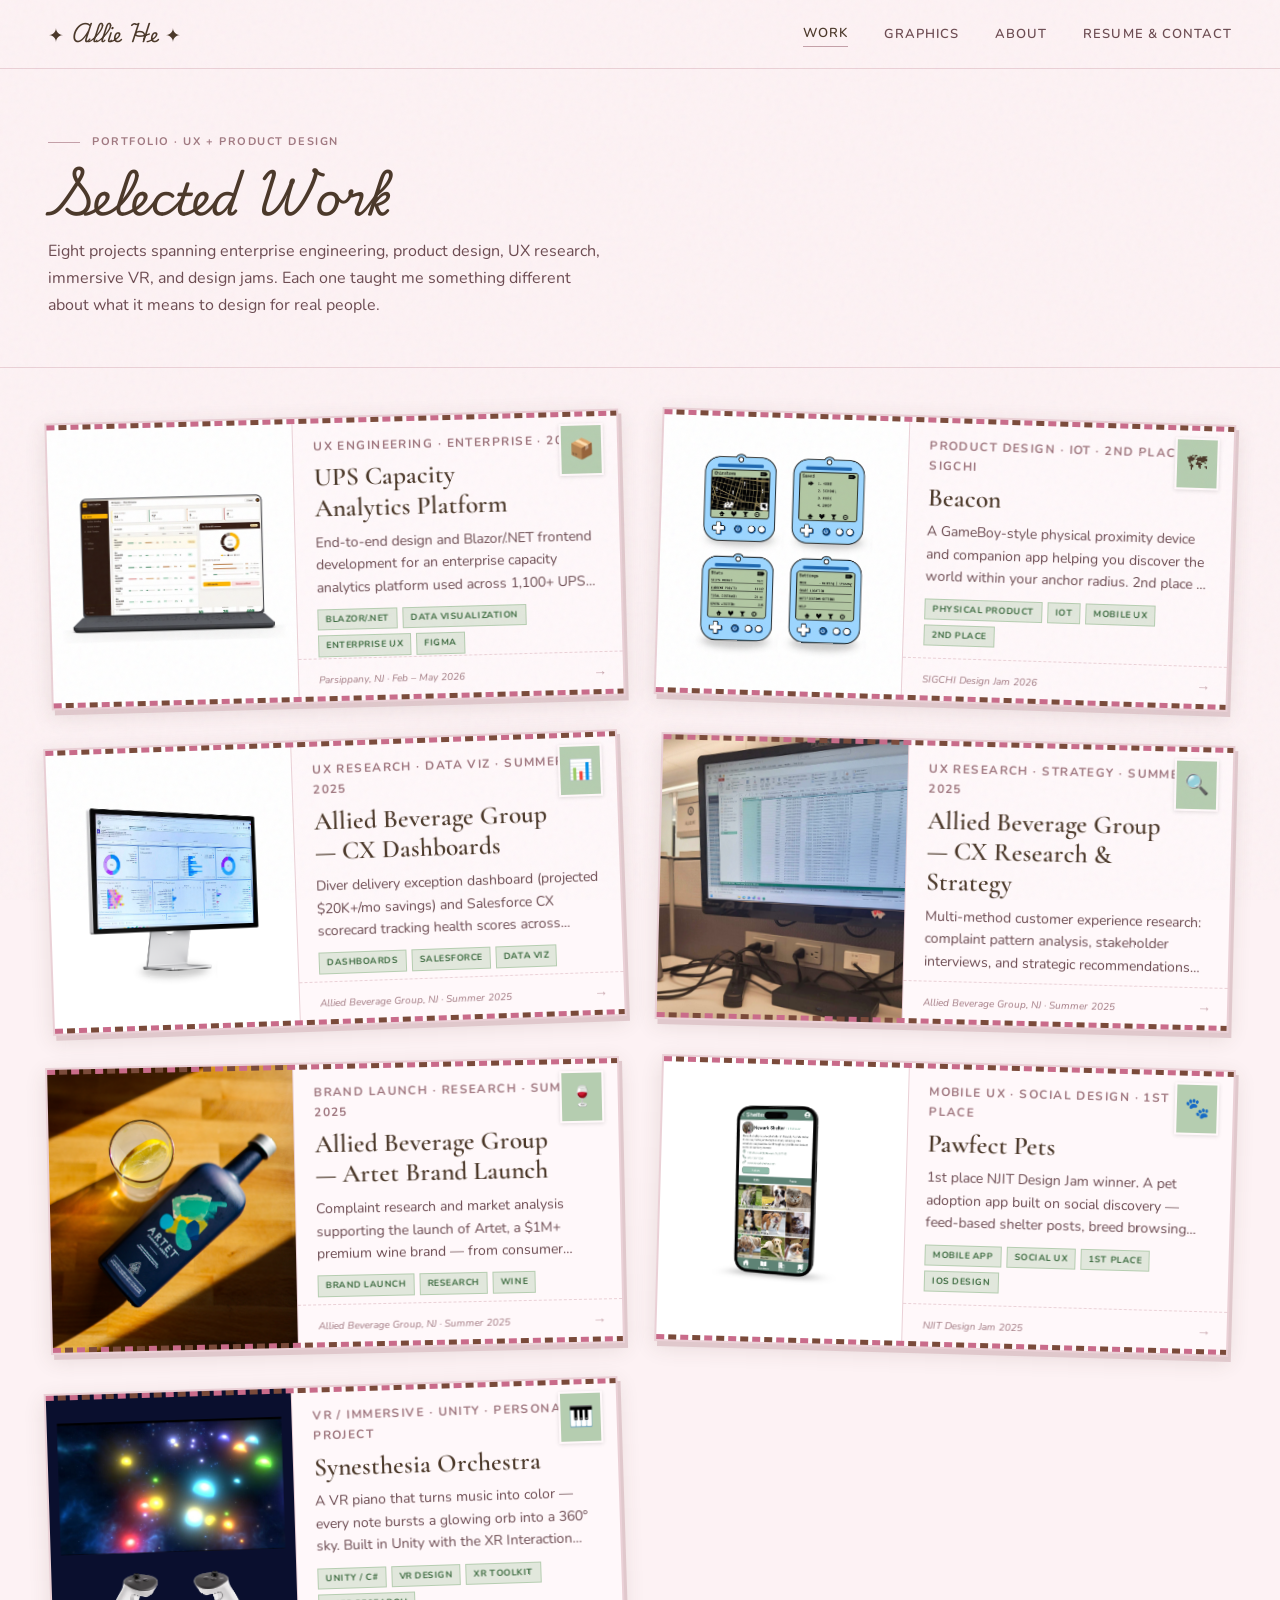
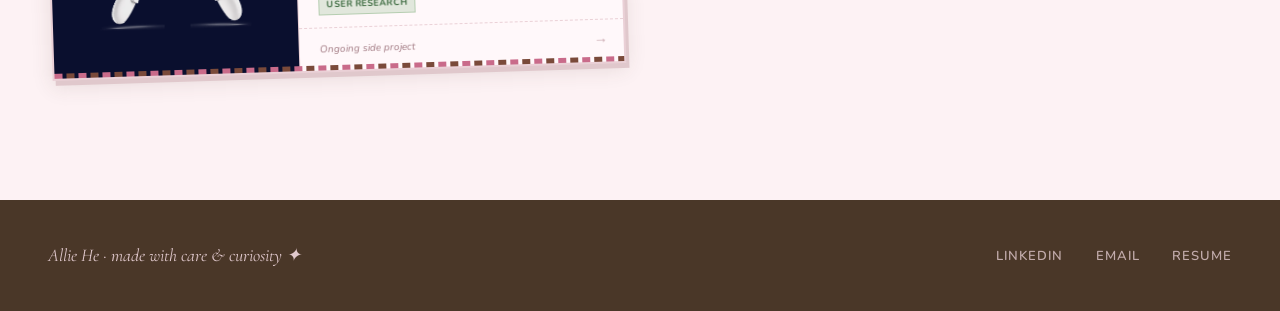
<file: ux.html>
<!DOCTYPE html>
<html lang="en">
<head>
  <meta charset="UTF-8"/>
  <meta name="viewport" content="width=device-width, initial-scale=1.0"/>
  <title>Work — Allie He</title>
  <link rel="preconnect" href="https://fonts.googleapis.com"/>
  <link rel="preconnect" href="https://fonts.gstatic.com" crossorigin/>
  <link href="https://fonts.googleapis.com/css2?family=Cormorant+Garamond:ital,wght@0,400;0,500;0,600;1,400;1,600&family=Nunito:wght@300;400;600;700&family=Playwrite+CA:wght@100..400&display=swap" rel="stylesheet"/>
  <link rel="stylesheet" href="style.css"/>
  <style>
    .listing-hero {
      padding: 64px 48px 48px;
      border-bottom: 1px solid var(--linen);
    }
    .listing-hero .eyebrow {
      font-size: 11px; font-weight: 700; letter-spacing: 0.14em;
      text-transform: uppercase; color: var(--muted); margin-bottom: 16px;
      display: flex; align-items: center; gap: 12px;
    }
    .listing-hero .eyebrow::before { content:''; width:32px; height:1px; background:var(--camel); display:inline-block; }
    .listing-hero h1 {
      font-family: "Playwrite CA", cursive;
      font-optical-sizing: auto;
      font-weight: 400;
      font-style: normal;
      font-size: clamp(1.8rem, 3.5vw, 2.8rem);
      margin-bottom: 16px;
    }
    .listing-hero p { color: var(--ink); max-width: 560px; }

    /* Filter bar */
    .filter-bar {
      padding: 24px 48px;
      display: flex; gap: 10px; flex-wrap: wrap;
      border-bottom: 1px solid var(--linen);
      background: var(--parchment);
      position: sticky; top: 61px; z-index: 400;
    }
    .filter-btn {
      background: none; border: 1px solid var(--linen);
      color: var(--ink); padding: 7px 16px;
      font-family: 'Nunito', sans-serif; font-size: 12px;
      font-weight: 700; letter-spacing: 0.06em; text-transform: uppercase;
      cursor: pointer; border-radius: 2px; transition: all 0.2s;
    }
    .filter-btn:hover, .filter-btn.active {
      background: var(--espresso); color: var(--camel-light);
      border-color: var(--espresso);
    }

    /* Projects list */
    .listing-body { padding: 48px; }
    .listing-grid {
      display: grid;
      grid-template-columns: 1fr 1fr;
      gap: 36px;
    }

    /* Postcard card */
    .project-card {
      background: var(--warm-white);
      border: 2px solid var(--linen);
      border-radius: 0;
      overflow: hidden;
      display: flex;
      flex-direction: row;
      aspect-ratio: 3 / 1.5;
      box-shadow: 3px 5px 0 var(--camel-light), 0 6px 20px rgba(74,55,40,0.12);
      text-decoration: none; color: inherit;
      position: relative;
      transition: transform 0.45s cubic-bezier(0.22,1,0.36,1), box-shadow 0.4s ease;
      will-change: transform;
    }
    /* Airmail stripes */
    .project-card::before,
    .project-card::after {
      content: '';
      position: absolute; left: 0; right: 0; height: 5px; z-index: 2;
      background: repeating-linear-gradient(
        90deg,
        #c96b8a 0, #c96b8a 8px,
        transparent 8px, transparent 12px,
        #7a4a3a 12px, #7a4a3a 20px,
        transparent 20px, transparent 24px
      );
    }
    .project-card::before { top: 0; }
    .project-card::after  { bottom: 0; }

    .project-card-img {
      flex: 0 0 43%;
      width: 43%;
      max-width: 43%;
      height: 100%;
      object-fit: cover;
      object-position: center;
      display: block;
    }
    .project-card-right {
      flex: 1;
      min-width: 0;
      display: flex;
      flex-direction: column;
      border-left: 1px solid var(--linen);
      overflow: hidden;
    }
    .project-card-body {
      flex: 1; padding: 18px 16px 12px 20px;
      position: relative; overflow: hidden;
    }
    .project-card-stamp {
      position: absolute; top: 12px; right: 14px;
      width: 44px; height: 52px;
      background: var(--sage);
      border: 2px solid var(--warm-white);
      box-shadow: 0 1px 4px rgba(0,0,0,0.12);
      display: flex; align-items: center; justify-content: center;
      font-size: 20px; border-radius: 0;
    }
    .project-card-type {
      font-size: 12px; font-weight: 700; letter-spacing: 0.12em;
      text-transform: uppercase; color: var(--muted); margin-bottom: 6px;
    }
    .project-card-title {
      font-family: 'Cormorant Garamond', serif; font-size: 1.6rem;
      font-weight: 600; color: var(--espresso); margin-bottom: 8px;
      line-height: 1.2; padding-right: 52px;
    }
    .project-card-desc {
      font-size: 14px; color: var(--ink); line-height: 1.6;
      margin-bottom: 10px;
      display: -webkit-box;
      -webkit-line-clamp: 3;
      -webkit-box-orient: vertical;
      overflow: hidden;
    }
    .project-card-tags { display: flex; flex-wrap: wrap; gap: 5px; }
    .project-card-tag {
      font-size: 9px; font-weight: 700; letter-spacing: 0.06em;
      text-transform: uppercase; color: var(--sage-deep);
      background: rgba(181,205,176,0.4); border: 1px solid var(--sage);
      padding: 2px 7px; border-radius: 0;
    }
    .project-card-footer {
      padding: 9px 16px 9px 20px;
      border-top: 1px dashed var(--linen);
      font-size: 10px; color: var(--muted); font-style: italic;
      display: flex; justify-content: space-between; align-items: center;
      flex-shrink: 0;
    }
    .project-card-arrow { font-size: 14px; color: var(--camel); }

    /* Alternating tilts */
    .listing-grid .project-card:nth-child(1) { transform: rotate(-1.5deg); }
    .listing-grid .project-card:nth-child(2) { transform: rotate(1.8deg); }
    .listing-grid .project-card:nth-child(3) { transform: rotate(-2deg); }
    .listing-grid .project-card:nth-child(4) { transform: rotate(1.4deg); }
    .listing-grid .project-card:nth-child(5) { transform: rotate(-1.2deg); }
    .listing-grid .project-card:nth-child(6) { transform: rotate(1.6deg); }
    .listing-grid .project-card:nth-child(7) { transform: rotate(-1.8deg); }
    .listing-grid .project-card:nth-child(8) { transform: rotate(1.5deg); }

    /* Hover: tilt back */
    .listing-grid .project-card:hover {
      transform: rotate(0deg) translateY(-6px) !important;
      box-shadow: 0 24px 52px rgba(74,55,40,0.22), 4px 6px 0 var(--camel-light);
    }

    /* Hidden state */
    .project-card[data-hidden] { display: none; }

    @media(max-width:900px) {
      .listing-hero { padding: 48px 20px 36px; }
      .filter-bar { padding: 16px 20px; }
      .listing-body { padding: 32px 20px; }
      .listing-grid { grid-template-columns: 1fr; }
      .project-card { flex-direction: column; aspect-ratio: auto; }
      .project-card-img { flex: 0 0 200px; width: 100%; height: 200px; }
    }

    @media (max-width: 480px) {
      /* nav can wrap to 2 lines at this width — drop the sticky offset so the filter bar can never end up under it */
      .filter-bar { position: static; }
    }
  </style>
</head>
<body>

<script src="nav.js"></script>

<!-- HERO -->
<div class="listing-hero">
  <p class="eyebrow">Portfolio · UX + Product Design</p>
  <h1>Selected Work</h1>
  <p>Eight projects spanning enterprise engineering, product design, UX research, immersive VR, and design jams. Each one taught me something different about what it means to design for real people.</p>
</div>


<!-- PROJECTS GRID -->
<div class="listing-body">
  <div class="listing-grid">

    <!-- UPS -->
    <a href="ups.html" class="project-card" data-tags="enterprise data-viz">
      <img src="img/ups_cover.png" alt="UPS Capacity Analytics" class="project-card-img"/>
      <div class="project-card-right">
        <div class="project-card-body">
          <div class="project-card-stamp">📦</div>
          <p class="project-card-type">UX Engineering · Enterprise · 2026</p>
          <h2 class="project-card-title">UPS Capacity Analytics Platform</h2>
          <p class="project-card-desc">End-to-end design and Blazor/.NET frontend development for an enterprise capacity analytics platform used across 1,100+ UPS sites. Full Agile/Scrum production environment, 5 sprints, 3 analytical modes.</p>
          <div class="project-card-tags">
            <span class="project-card-tag">Blazor/.NET</span>
            <span class="project-card-tag">Data Visualization</span>
            <span class="project-card-tag">Enterprise UX</span>
            <span class="project-card-tag">Figma</span>
          </div>
        </div>
        <div class="project-card-footer">
          <span>Parsippany, NJ · Feb – May 2026</span>
          <span class="project-card-arrow">→</span>
        </div>
      </div>
    </a>

    <!-- Beacon -->
    <a href="beacon.html" class="project-card" data-tags="design-jam mobile">
      <img src="img/beacon_cover.png" alt="Beacon" class="project-card-img"/>
      <div class="project-card-right">
        <div class="project-card-body">
          <div class="project-card-stamp">🗺</div>
          <p class="project-card-type">Product Design · IoT · 2nd Place SIGCHI</p>
          <h2 class="project-card-title">Beacon</h2>
          <p class="project-card-desc">A GameBoy-style physical proximity device and companion app helping you discover the world within your anchor radius. 2nd place at international SIGCHI Design Jam against 750+ participants.</p>
          <div class="project-card-tags">
            <span class="project-card-tag">Physical Product</span>
            <span class="project-card-tag">IoT</span>
            <span class="project-card-tag">Mobile UX</span>
            <span class="project-card-tag">2nd Place</span>
          </div>
        </div>
        <div class="project-card-footer">
          <span>SIGCHI Design Jam 2026</span>
          <span class="project-card-arrow">→</span>
        </div>
      </div>
    </a>

    <!-- ABG CX Dashboards -->
    <a href="abg.html" class="project-card" data-tags="enterprise data-viz">
      <img src="img/cx_dashboard_cover.png" alt="ABG CX Dashboards" class="project-card-img"/>
      <div class="project-card-right">
        <div class="project-card-body">
          <div class="project-card-stamp">📊</div>
          <p class="project-card-type">UX Research · Data Viz · Summer 2025</p>
          <h2 class="project-card-title">Allied Beverage Group — CX Dashboards</h2>
          <p class="project-card-desc">Diver delivery exception dashboard (projected $20K+/mo savings) and Salesforce CX scorecard tracking health scores across 1,000+ wholesale accounts.</p>
          <div class="project-card-tags">
            <span class="project-card-tag">Dashboards</span>
            <span class="project-card-tag">Salesforce</span>
            <span class="project-card-tag">Data Viz</span>
          </div>
        </div>
        <div class="project-card-footer">
          <span>Allied Beverage Group, NJ · Summer 2025</span>
          <span class="project-card-arrow">→</span>
        </div>
      </div>
    </a>

    <!-- ABG CX Research & Strategy -->
    <a href="abg-research.html" class="project-card" data-tags="research">
      <img src="img/cx_reserach_cover.jpg" alt="ABG CX Research & Strategy" class="project-card-img"/>
      <div class="project-card-right">
        <div class="project-card-body">
          <div class="project-card-stamp">🔍</div>
          <p class="project-card-type">UX Research · Strategy · Summer 2025</p>
          <h2 class="project-card-title">Allied Beverage Group — CX Research & Strategy</h2>
          <p class="project-card-desc">Multi-method customer experience research: complaint pattern analysis, stakeholder interviews, and strategic recommendations shaping ABG's CX roadmap.</p>
          <div class="project-card-tags">
            <span class="project-card-tag">UX Research</span>
            <span class="project-card-tag">Strategy</span>
            <span class="project-card-tag">Analysis</span>
          </div>
        </div>
        <div class="project-card-footer">
          <span>Allied Beverage Group, NJ · Summer 2025</span>
          <span class="project-card-arrow">→</span>
        </div>
      </div>
    </a>

    <!-- ABG Artet Brand Launch -->
    <a href="abg-artet.html" class="project-card" data-tags="research">
      <img src="img/artet_cover.jpg" alt="ABG Artet Brand Launch" class="project-card-img"/>
      <div class="project-card-right">
        <div class="project-card-body">
          <div class="project-card-stamp">🍷</div>
          <p class="project-card-type">Brand Launch · Research · Summer 2025</p>
          <h2 class="project-card-title">Allied Beverage Group — Artet Brand Launch</h2>
          <p class="project-card-desc">Complaint research and market analysis supporting the launch of Artet, a $1M+ premium wine brand — from consumer sentiment to launch strategy.</p>
          <div class="project-card-tags">
            <span class="project-card-tag">Brand Launch</span>
            <span class="project-card-tag">Research</span>
            <span class="project-card-tag">Wine</span>
          </div>
        </div>
        <div class="project-card-footer">
          <span>Allied Beverage Group, NJ · Summer 2025</span>
          <span class="project-card-arrow">→</span>
        </div>
      </div>
    </a>

    <!-- Pawfect -->
    <a href="pawfect.html" class="project-card" data-tags="design-jam mobile">
      <img src="img/pawfect_pet_cover.png" alt="Pawfect Pets" class="project-card-img"/>
      <div class="project-card-right">
        <div class="project-card-body">
          <div class="project-card-stamp">🐾</div>
          <p class="project-card-type">Mobile UX · Social Design · 1st Place</p>
          <h2 class="project-card-title">Pawfect Pets</h2>
          <p class="project-card-desc">1st place NJIT Design Jam winner. A pet adoption app built on social discovery — feed-based shelter posts, breed browsing with local match-finding, and preference-aware profiles.</p>
          <div class="project-card-tags">
            <span class="project-card-tag">Mobile App</span>
            <span class="project-card-tag">Social UX</span>
            <span class="project-card-tag">1st Place</span>
            <span class="project-card-tag">iOS Design</span>
          </div>
        </div>
        <div class="project-card-footer">
          <span>NJIT Design Jam 2025</span>
          <span class="project-card-arrow">→</span>
        </div>
      </div>
    </a>

    <!-- Savor — hidden while being reworked, do not delete
    <a href="savor.html" class="project-card" data-tags="research mobile">
      <img src="img/savor-3.jpg" alt="Savor / Cookin' Cubby" class="project-card-img"/>
      <div class="project-card-right">
        <div class="project-card-body">
          <div class="project-card-stamp">🍳</div>
          <p class="project-card-type">Product Design · UX Research · Mobile</p>
          <h2 class="project-card-title">Savor / Cookin' Cubby</h2>
          <p class="project-card-desc">Sustainable recipe app for college students. Led design research (37 survey responses) that reframed the product from "food waste" to "money waste." Includes AI chatbot Chef Cubby.</p>
          <div class="project-card-tags">
            <span class="project-card-tag">User Research</span>
            <span class="project-card-tag">AI Integration</span>
            <span class="project-card-tag">Mobile App</span>
            <span class="project-card-tag">Design Lead</span>
          </div>
        </div>
        <div class="project-card-footer">
          <span>NJIT Senior Studio · 2025</span>
          <span class="project-card-arrow">→</span>
        </div>
      </div>
    </a>
    -->

    <!-- Synesthesia Orchestra -->
    <a href="synesthesia.html" class="project-card" data-tags="personal vr">
      <img src="img/vr_cover.png" alt="Synesthesia Orchestra" class="project-card-img"/>
      <div class="project-card-right">
        <div class="project-card-body">
          <div class="project-card-stamp">🎹</div>
          <p class="project-card-type">VR / Immersive · Unity · Personal Project</p>
          <h2 class="project-card-title">Synesthesia Orchestra</h2>
          <p class="project-card-desc">A VR piano that turns music into color — every note bursts a glowing orb into a 360° sky. Built in Unity with the XR Interaction Toolkit for Quest 2, with a small user study driving the roadmap.</p>
          <div class="project-card-tags">
            <span class="project-card-tag">Unity / C#</span>
            <span class="project-card-tag">VR Design</span>
            <span class="project-card-tag">XR Toolkit</span>
            <span class="project-card-tag">User Research</span>
          </div>
        </div>
        <div class="project-card-footer">
          <span>Ongoing side project</span>
          <span class="project-card-arrow">→</span>
        </div>
      </div>
    </a>

  </div>
</div>

<footer class="footer">
  <div class="footer-left">Allie He · made with care &amp; curiosity ✦</div>
  <div class="footer-links">
    <a href="https://www.linkedin.com/in/allie-he-yijia/" target="_blank">LinkedIn</a>
    <a href="mailto:alliehe2015@gmail.com">Email</a>
    <a href="files/allie-he-resume.pdf" target="_blank">Resume</a>
  </div>
</footer>

<script>
  const btns = document.querySelectorAll('.filter-btn');
  const cards = document.querySelectorAll('.project-card');

  btns.forEach(btn => {
    btn.addEventListener('click', () => {
      btns.forEach(b => b.classList.remove('active'));
      btn.classList.add('active');
      const filter = btn.dataset.filter;
      cards.forEach(card => {
        const tags = card.dataset.tags || '';
        if (filter === 'all' || tags.includes(filter)) {
          delete card.dataset.hidden;
          card.style.display = '';
        } else {
          card.style.display = 'none';
        }
      });
    });
  });
</script>

</body>
</html>
</file>
<file: style.css>
/* =========================================
   ALLIE HE PORTFOLIO — SHARED STYLES
   Travel Journal / Postcard Aesthetic
   ========================================= */

*, *::before, *::after { box-sizing: border-box; margin: 0; padding: 0; }

:root {
  --parchment:  #fdf2f4;
  --parchment2: #f8e8ed;
  --espresso:   #4a3728;
  --camel:      #c4a0a8;
  --camel-light:#e0c8cc;
  --rose:       #e8c4b8;
  --rose-dark:  #d4a090;
  --sage:       #b5cdb0;
  --sage-deep:  #3d6b40;
  --linen:      #ead0d6;
  --ink:        #6b4a50;
  --muted:      #a07880;
  --warm-white: #fff8fa;
  --navy:       #1e2d40;
  --stamp-red:  #c0392b;
}

html { scroll-behavior: smooth; }

body {
  font-family: 'Nunito', sans-serif;
  background: var(--parchment);
  color: var(--espresso);
  overflow-x: hidden;
  line-height: 1.7;
}

/* Grain overlay */
body::before {
  content: '';
  position: fixed;
  inset: 0;
  background-image: url("data:image/svg+xml,%3Csvg viewBox='0 0 200 200' xmlns='http://www.w3.org/2000/svg'%3E%3Cfilter id='n'%3E%3CfeTurbulence type='fractalNoise' baseFrequency='0.85' numOctaves='4' stitchTiles='stitch'/%3E%3C/filter%3E%3Crect width='100%25' height='100%25' filter='url(%23n)' opacity='0.035'/%3E%3C/svg%3E");
  pointer-events: none;
  z-index: 9999;
}

/* ── TYPOGRAPHY ── */
h1, h2, h3 {
  font-family: 'Cormorant Garamond', serif;
  font-weight: 600;
  line-height: 1.2;
}
h1 { font-size: clamp(2.5rem, 5vw, 4rem); }
h2 { font-size: clamp(1.8rem, 3vw, 2.6rem); }
h3 { font-size: clamp(1.3rem, 2vw, 1.8rem); }

/* ── NAV ── */
.nav {
  display: flex;
  align-items: center;
  justify-content: space-between;
  padding: 18px 48px;
  background: var(--parchment);
  border-bottom: 1px solid var(--linen);
  position: sticky;
  top: 0;
  z-index: 500;
  backdrop-filter: blur(4px);
}
.nav-logo {
  font-family: "Playwrite CA", cursive;
  font-optical-sizing: auto;
  font-size: 19px;
  font-weight: 400;
  font-style: normal;
  color: var(--espresso);
  text-decoration: none;
  letter-spacing: 0.02em;
}
.nav-links {
  display: flex;
  gap: 36px;
  align-items: center;
}
.nav-links a {
  font-family: 'Nunito', sans-serif;
  font-size: 13px;
  font-weight: 600;
  text-decoration: none;
  color: var(--ink);
  letter-spacing: 0.08em;
  text-transform: uppercase;
  transition: color 0.2s;
}
.nav-links a:hover { color: var(--espresso); }
.nav-links a.active {
  color: var(--espresso);
  border-bottom: 1.5px solid var(--camel);
  padding-bottom: 2px;
}

/* ── FOOTER ── */
.footer {
  background: var(--espresso);
  color: var(--camel-light);
  padding: 40px 48px;
  display: flex;
  justify-content: space-between;
  align-items: center;
  margin-top: 80px;
}
.footer-left {
  font-family: 'Cormorant Garamond', serif;
  font-size: 18px;
  font-style: italic;
}
.footer-links {
  display: flex;
  gap: 32px;
}
.footer-links a {
  color: var(--camel-light);
  text-decoration: none;
  font-size: 13px;
  font-weight: 600;
  letter-spacing: 0.08em;
  text-transform: uppercase;
  opacity: 0.8;
  transition: opacity 0.2s;
}
.footer-links a:hover { opacity: 1; }

/* ── CASE STUDY SHARED ── */
.cs-hero {
  padding: 72px 48px 56px;
  background: var(--parchment2);
  border-bottom: 1px solid var(--linen);
  position: relative;
  overflow: hidden;
}
.cs-hero::after {
  content: '';
  position: absolute;
  top: 0; right: 0;
  width: 300px; height: 100%;
  background: repeating-linear-gradient(
    45deg,
    transparent,
    transparent 6px,
    rgba(196,168,130,0.07) 6px,
    rgba(196,168,130,0.07) 7px
  );
  pointer-events: none;
}
.cs-tag {
  display: inline-block;
  font-size: 11px;
  font-weight: 700;
  letter-spacing: 0.12em;
  text-transform: uppercase;
  color: var(--muted);
  border: 1px solid var(--camel);
  padding: 4px 12px;
  border-radius: 2px;
  margin-bottom: 20px;
}
.cs-hero h1 {
  color: var(--espresso);
  margin-bottom: 16px;
}
.cs-hero .subtitle {
  font-size: 1.15rem;
  color: var(--ink);
  max-width: 600px;
  margin-bottom: 32px;
}
.cs-meta {
  display: flex;
  gap: 40px;
  flex-wrap: wrap;
}
.cs-meta-item label {
  display: block;
  font-size: 10px;
  font-weight: 700;
  letter-spacing: 0.1em;
  text-transform: uppercase;
  color: var(--muted);
  margin-bottom: 4px;
}
.cs-meta-item span {
  font-size: 14px;
  font-weight: 600;
  color: var(--espresso);
}

.cs-body {
  max-width: 820px;
  margin: 0 auto;
  padding: 64px 48px;
}

.cs-section {
  margin-bottom: 60px;
}
.cs-section-label {
  font-size: 10px;
  font-weight: 700;
  letter-spacing: 0.14em;
  text-transform: uppercase;
  color: var(--muted);
  margin-bottom: 12px;
}
.cs-section h2 {
  margin-bottom: 20px;
  color: var(--espresso);
}
.cs-section p {
  color: var(--ink);
  margin-bottom: 16px;
  font-size: 1rem;
}
.cs-section ul, .cs-section ol {
  padding-left: 24px;
  color: var(--ink);
  margin-bottom: 16px;
}
.cs-section li {
  margin-bottom: 8px;
}

.cs-divider {
  width: 48px;
  height: 2px;
  background: var(--camel);
  margin: 48px 0;
}

/* Screenshot containers */
.cs-image {
  width: 100%;
  border-radius: 8px;
  border: 1px solid var(--linen);
  box-shadow: 0 4px 24px rgba(74,55,40,0.1);
  margin: 32px 0;
  display: block;
}
.cs-image-grid {
  display: grid;
  grid-template-columns: repeat(auto-fit, minmax(280px, 1fr));
  gap: 20px;
  margin: 32px 0;
}
.cs-image-grid img {
  width: 100%;
  border-radius: 8px;
  border: 1px solid var(--linen);
  box-shadow: 0 2px 12px rgba(74,55,40,0.08);
}
.cs-image-caption {
  font-size: 12px;
  color: var(--muted);
  text-align: center;
  margin-top: 10px;
  margin-bottom: 32px;
  font-style: italic;
}

.device-grid {
  display: grid;
  grid-template-columns: repeat(2, 1fr);
  gap: 24px;
  max-width: 520px;
  margin: 24px auto 40px;
}
.device-grid figure {
  margin: 0;
}
.device-grid img {
  width: 100%;
  border-radius: 8px;
  border: 1px solid var(--linen);
  box-shadow: 0 2px 12px rgba(74,55,40,0.08);
  display: block;
}
.device-grid figcaption {
  font-size: 12px;
  color: var(--muted);
  text-align: center;
  margin-top: 10px;
  font-style: italic;
}

/* Stat callouts */
.cs-stats {
  display: grid;
  grid-template-columns: repeat(auto-fit, minmax(160px, 1fr));
  gap: 24px;
  background: var(--parchment2);
  border: 1px solid var(--linen);
  border-radius: 8px;
  padding: 32px;
  margin: 32px 0;
}
.cs-stats-4 {
  grid-template-columns: repeat(4, 1fr);
}
.cs-stat {
  text-align: center;
}
.cs-stat .num {
  font-family: 'Cormorant Garamond', serif;
  font-size: 2.4rem;
  font-weight: 600;
  color: var(--espresso);
  display: block;
}
.cs-stat .label {
  font-size: 12px;
  color: var(--muted);
  text-transform: uppercase;
  letter-spacing: 0.06em;
}

/* Quote callout */
.cs-quote {
  border-left: 3px solid var(--camel);
  padding: 20px 28px;
  background: var(--warm-white);
  margin: 32px 0;
  font-family: 'Cormorant Garamond', serif;
  font-size: 1.3rem;
  font-style: italic;
  color: var(--espresso);
  line-height: 1.5;
}

/* Stamp decoration */
.stamp {
  display: inline-block;
  border: 2px solid var(--stamp-red);
  color: var(--stamp-red);
  font-size: 11px;
  font-weight: 700;
  letter-spacing: 0.1em;
  text-transform: uppercase;
  padding: 6px 16px;
  transform: rotate(-4deg);
  opacity: 0.75;
  margin-left: 16px;
  vertical-align: middle;
}

/* Postcard card (used on index + ux listing) */
.postcard {
  background: var(--warm-white);
  border: 1px solid var(--linen);
  border-radius: 4px;
  overflow: hidden;
  transition: transform 0.25s ease, box-shadow 0.25s ease;
  text-decoration: none;
  color: inherit;
  display: block;
  box-shadow: 0 2px 8px rgba(74,55,40,0.06), 2px 3px 0 var(--linen);
}
.postcard:hover {
  transform: translateY(-4px) rotate(0.3deg);
  box-shadow: 0 12px 40px rgba(74,55,40,0.15), 4px 6px 0 var(--linen);
}
.postcard-img {
  width: 100%;
  aspect-ratio: 16/10;
  object-fit: cover;
  border-bottom: 1px solid var(--linen);
}
.postcard-body {
  padding: 24px;
  position: relative;
}
.postcard-stamp {
  position: absolute;
  top: 16px; right: 20px;
  width: 44px; height: 52px;
  background: var(--sage);
  border: 2px solid var(--warm-white);
  box-shadow: 0 1px 4px rgba(0,0,0,0.15);
  display: flex;
  align-items: center;
  justify-content: center;
  font-size: 22px;
}
.postcard-type {
  font-size: 12px;
  font-weight: 700;
  letter-spacing: 0.12em;
  text-transform: uppercase;
  color: var(--muted);
  margin-bottom: 8px;
}
.postcard-title {
  font-family: 'Cormorant Garamond', serif;
  font-size: 1.8rem;
  font-weight: 600;
  color: var(--espresso);
  margin-bottom: 8px;
  line-height: 1.2;
}
.postcard-desc {
  font-size: 15px;
  color: var(--ink);
  line-height: 1.6;
  margin-bottom: 16px;
}
.postcard-tags {
  display: flex;
  flex-wrap: wrap;
  gap: 6px;
}
.postcard-tag {
  font-size: 10px;
  font-weight: 700;
  letter-spacing: 0.06em;
  text-transform: uppercase;
  color: var(--sage-deep);
  background: var(--sage);
  background: rgba(181,205,176,0.4);
  border: 1px solid var(--sage);
  padding: 2px 8px;
  border-radius: 2px;
}
.postcard-address {
  font-size: 11px;
  color: var(--muted);
  margin-top: 16px;
  padding-top: 12px;
  border-top: 1px dashed var(--linen);
  font-style: italic;
}

/* ── PROCESS STEP BADGES ── */
.process-steps {
  display: flex; gap: 0;
  border-bottom: 2px solid var(--linen);
  margin-bottom: 56px; flex-wrap: wrap;
}
.process-step {
  padding: 12px 20px;
  font-size: 11px; font-weight: 700;
  letter-spacing: 0.08em; text-transform: uppercase;
  color: var(--muted);
  border-bottom: 2px solid transparent;
  margin-bottom: -2px;
  cursor: default;
}
.process-step.active { color: var(--espresso); border-bottom-color: var(--espresso); }

/* ── PHASE BLOCKS ── */
.phase-block {
  margin-bottom: 64px;
  padding-bottom: 64px;
  border-bottom: 1px solid var(--linen);
}
.phase-block:last-child { border-bottom: none; }
.phase-label {
  display: inline-flex; align-items: center; gap: 10px;
  margin-bottom: 20px;
}
.phase-num {
  width: 28px; height: 28px;
  border-radius: 50%;
  background: var(--espresso); color: var(--warm-white);
  font-size: 11px; font-weight: 800;
  display: flex; align-items: center; justify-content: center;
  flex-shrink: 0;
}
.phase-name {
  font-size: 11px; font-weight: 800;
  letter-spacing: 0.12em; text-transform: uppercase;
  color: var(--espresso);
}
.phase-block h2 {
  font-family: 'Cormorant Garamond', serif;
  font-size: clamp(1.4rem, 3vw, 2rem);
  font-weight: 600; line-height: 1.2;
  margin-bottom: 16px; color: var(--espresso);
}
.phase-block h3 {
  font-family: 'Cormorant Garamond', serif;
  font-size: 1.3rem; font-weight: 600;
  margin: 24px 0 10px; color: var(--espresso);
}
.phase-block p { margin-bottom: 14px; }


/* ── INSIGHT ROW ── */
.insight-row {
  display: grid; grid-template-columns: 1fr 1fr; gap: 16px; margin: 20px 0;
}
.insight-card {
  border: 1px solid var(--linen);
  border-radius: 6px; padding: 20px;
}
.insight-card h4 { color: var(--espresso); margin-bottom: 6px; font-size: 0.95rem; }
.insight-card p { font-size: 14px; color: var(--muted); margin: 0; }

/* Utility */
.container { max-width: 1100px; margin: 0 auto; padding: 0 48px; }
.text-muted { color: var(--muted); }


/* ── IMAGES ── */
.cs-image {
  width: 100%; border-radius: 6px;
  border: 1px solid var(--linen);
  margin: 24px 0 8px;
}
.cs-image-caption {
  font-size: 12px; color: var(--muted);
  font-style: italic; margin-bottom: 24px;
  text-align: center;
}
.photo-grid-2 {
  display: grid; grid-template-columns: 1fr 1fr; gap: 12px; margin: 20px 0;
}
.photo-grid-2 img {
  width: 100%; border-radius: 6px;
  border: 1px solid var(--linen);
  aspect-ratio: 16/10; object-fit: cover;
}
.photo-grid-3 {
  display: grid; grid-template-columns: repeat(3, 1fr); gap: 12px; margin: 20px 0;
}
.photo-grid-3 img {
  width: 100%; border-radius: 6px;
  border: 1px solid var(--linen);
  aspect-ratio: 4/3; object-fit: cover;
}

@media (max-width: 700px) {
  .nav { padding: 16px 20px; }
  .nav-links { gap: 16px; }
  .cs-body { padding: 40px 20px; }
  .cs-hero { padding: 48px 20px 40px; }
  .cs-meta { gap: 24px; }
  .footer { flex-direction: column; gap: 20px; padding: 32px 20px; text-align: center; }
  .footer-links { gap: 16px; flex-wrap: wrap; justify-content: center; }
  .container { padding: 0 20px; }
  .insight-row { grid-template-columns: 1fr; }
  .cs-stats-4 { grid-template-columns: repeat(2, 1fr); }
  .photo-grid-2, .photo-grid-3 { grid-template-columns: 1fr; }
  .device-grid { grid-template-columns: repeat(2, 1fr); gap: 14px; }
}

@media (max-width: 480px) {
  .nav { flex-wrap: wrap; row-gap: 10px; padding: 14px 16px; }
  .nav-logo { font-size: 19px; }
  .nav-links { gap: 8px 14px; flex-wrap: wrap; }
  .nav-links a { font-size: 11px; }
  .cs-stats, .cs-stats-4 { grid-template-columns: 1fr 1fr; padding: 20px; gap: 16px; }
  .device-grid { grid-template-columns: 1fr; max-width: 260px; }
}
</file>
